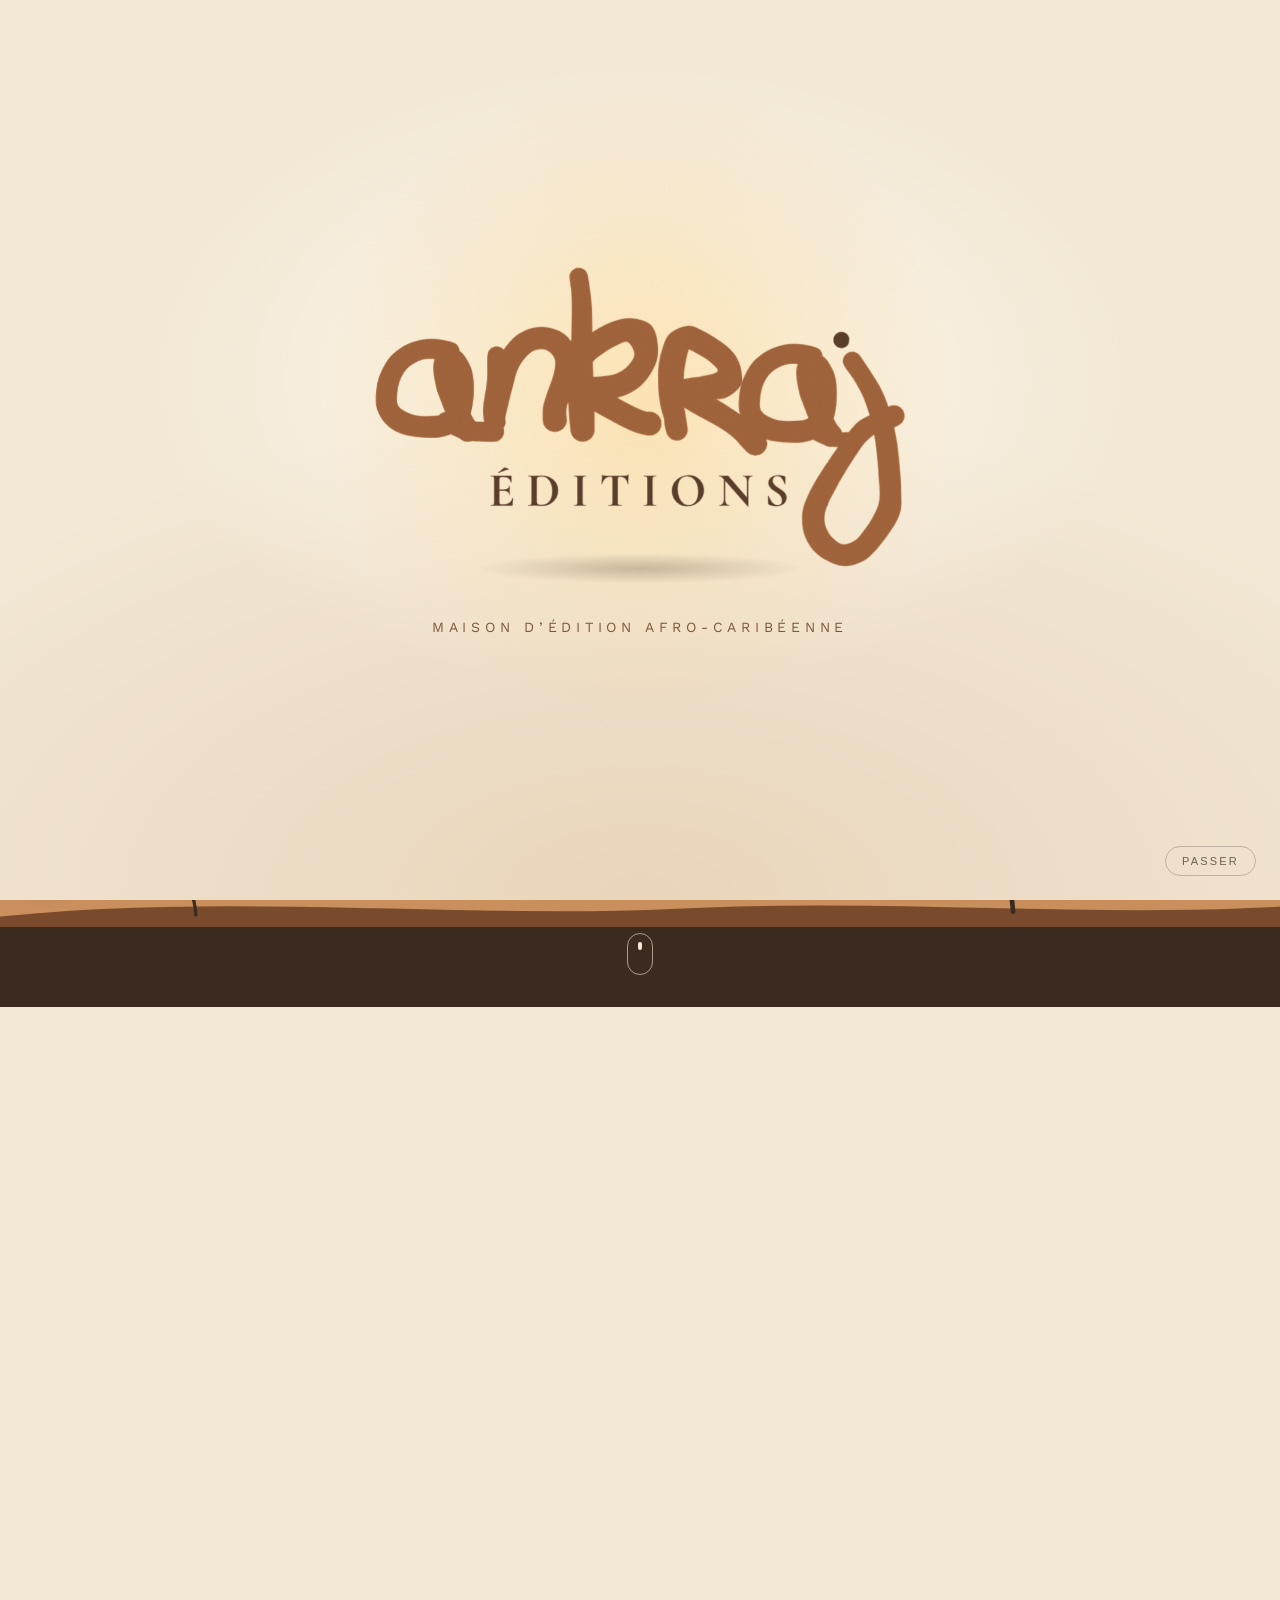
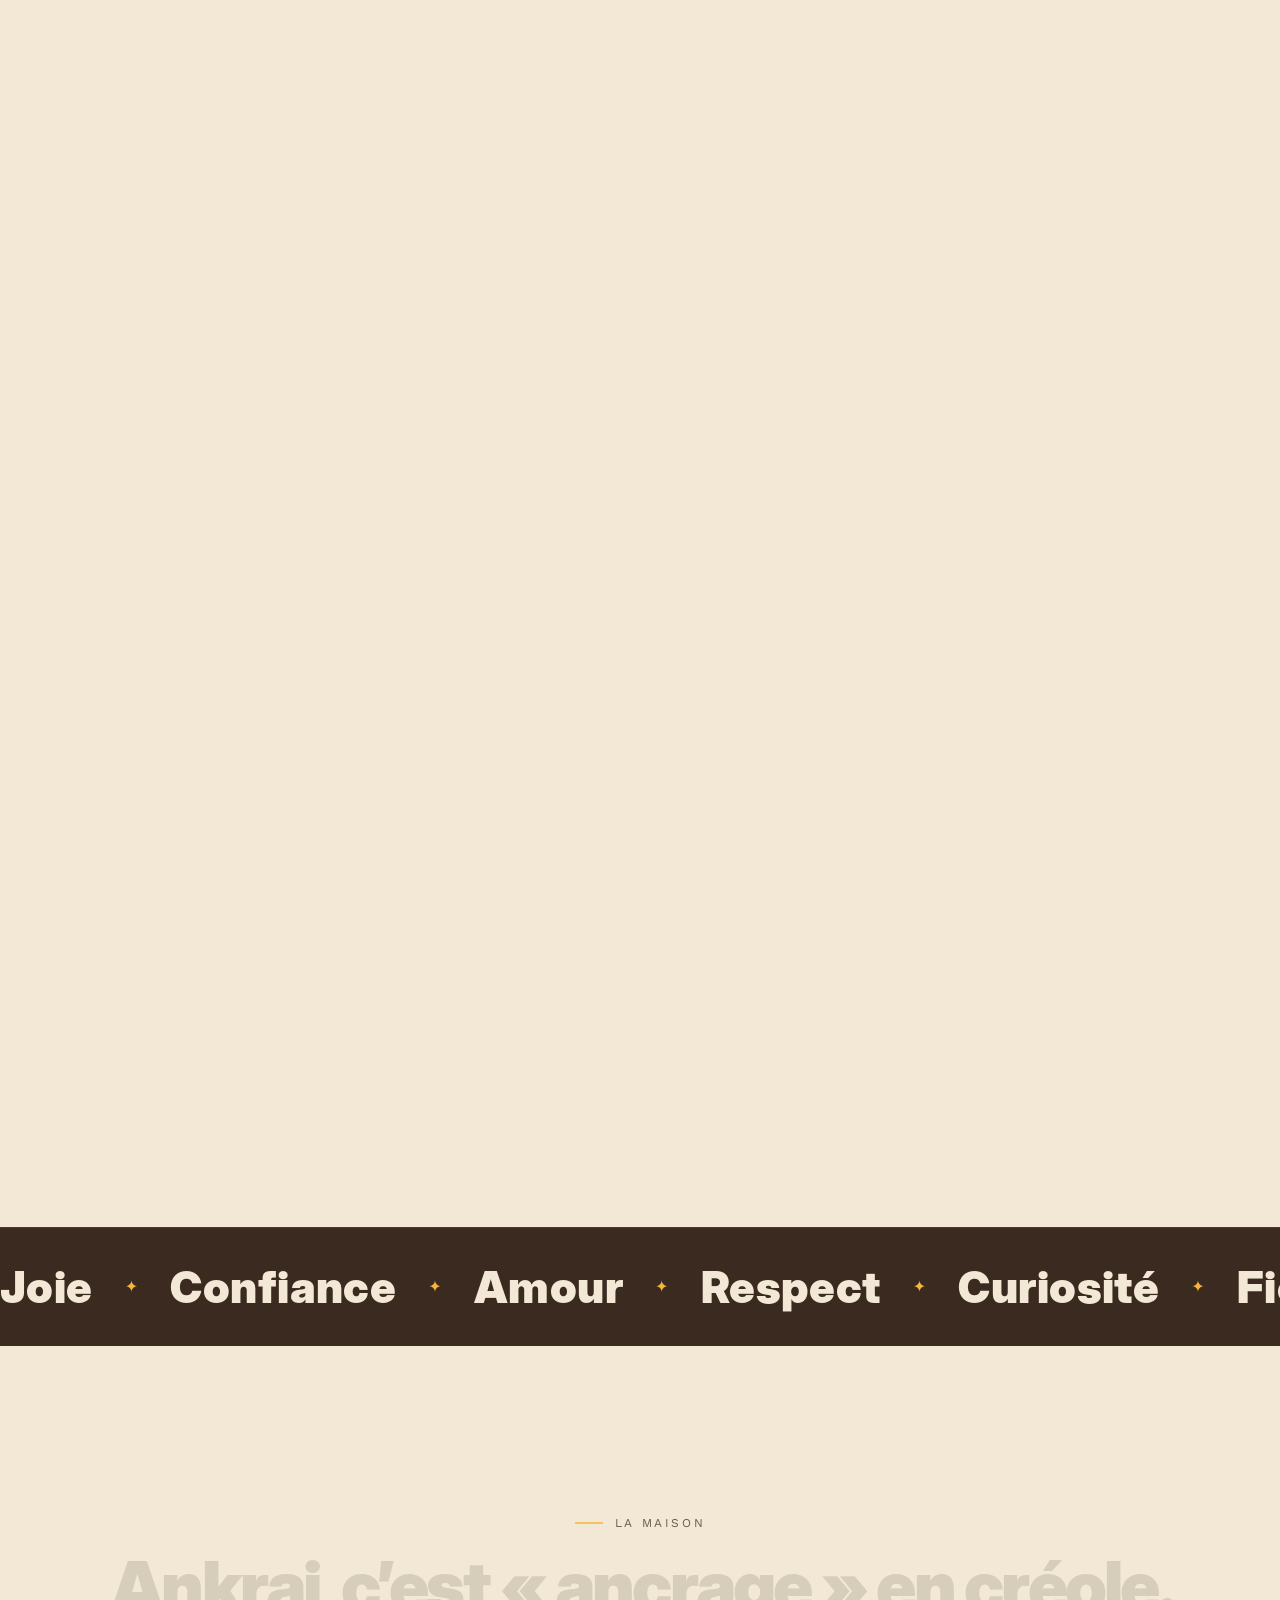
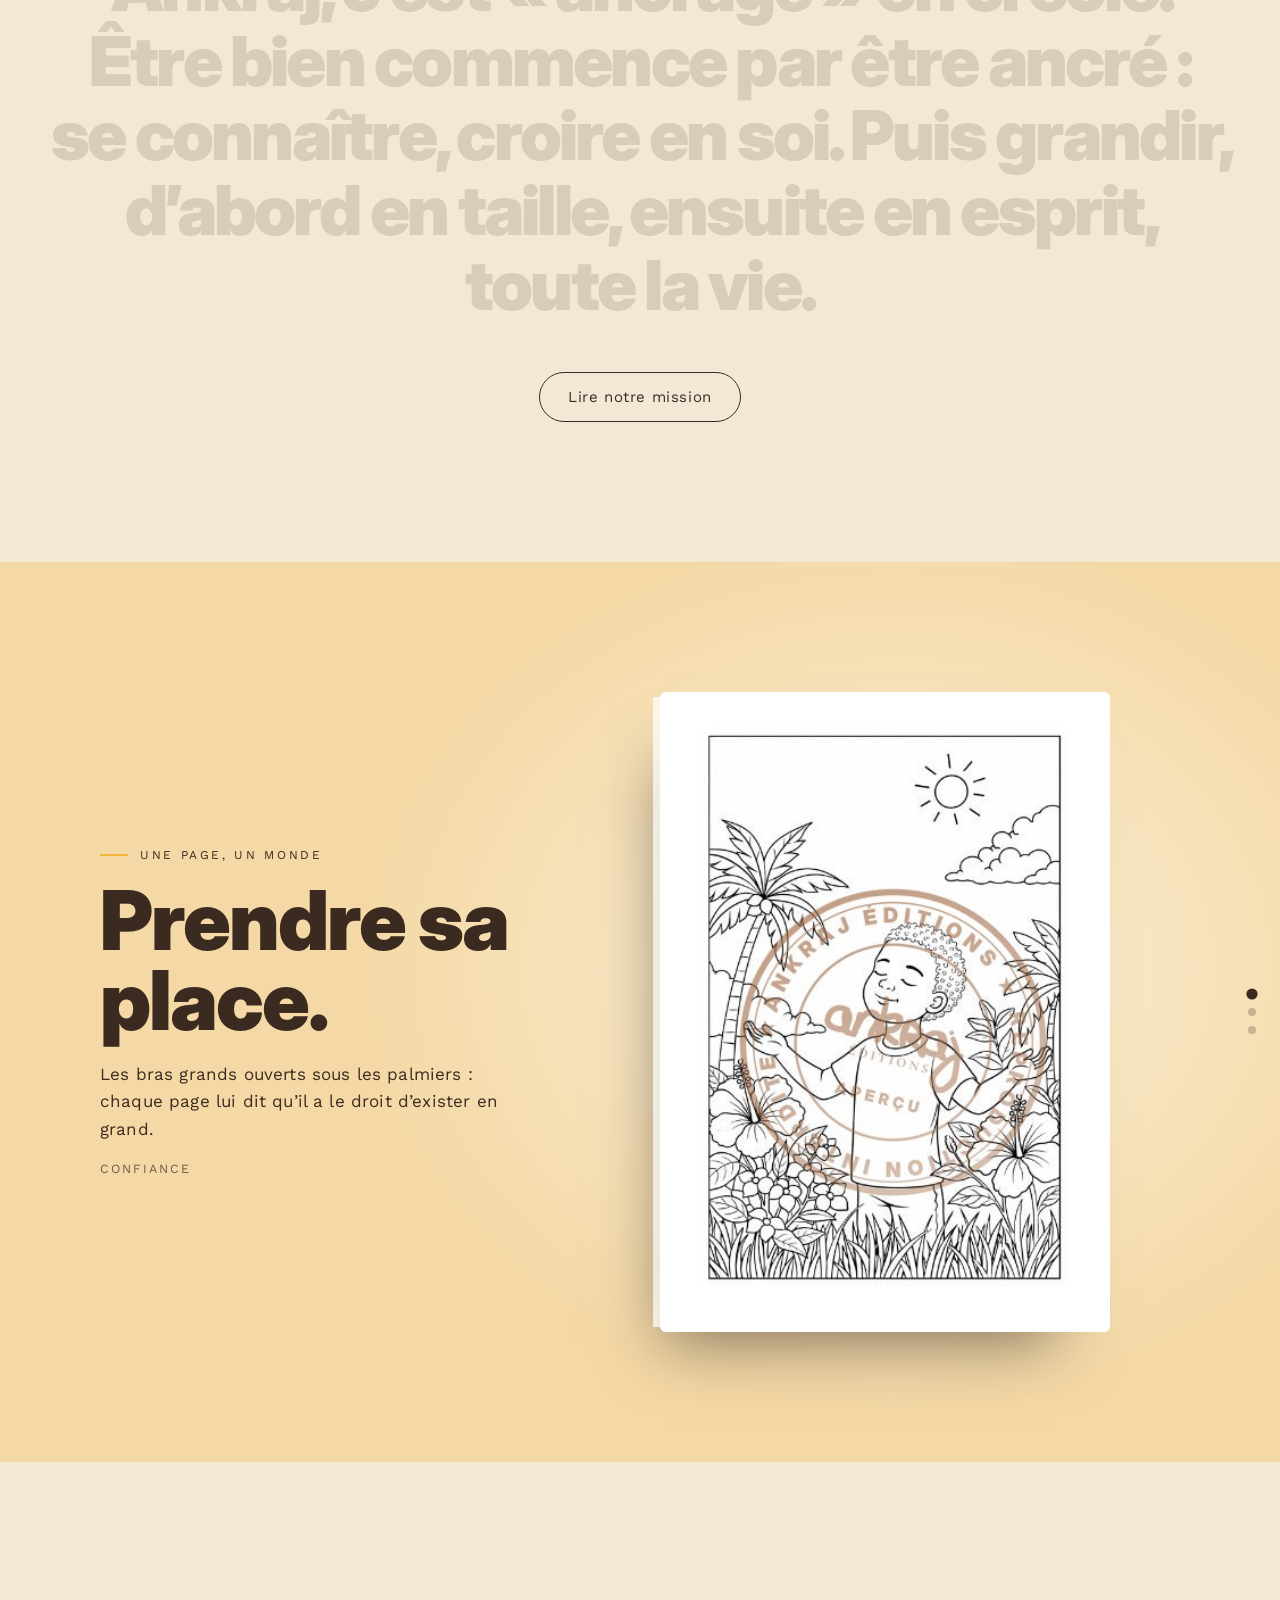
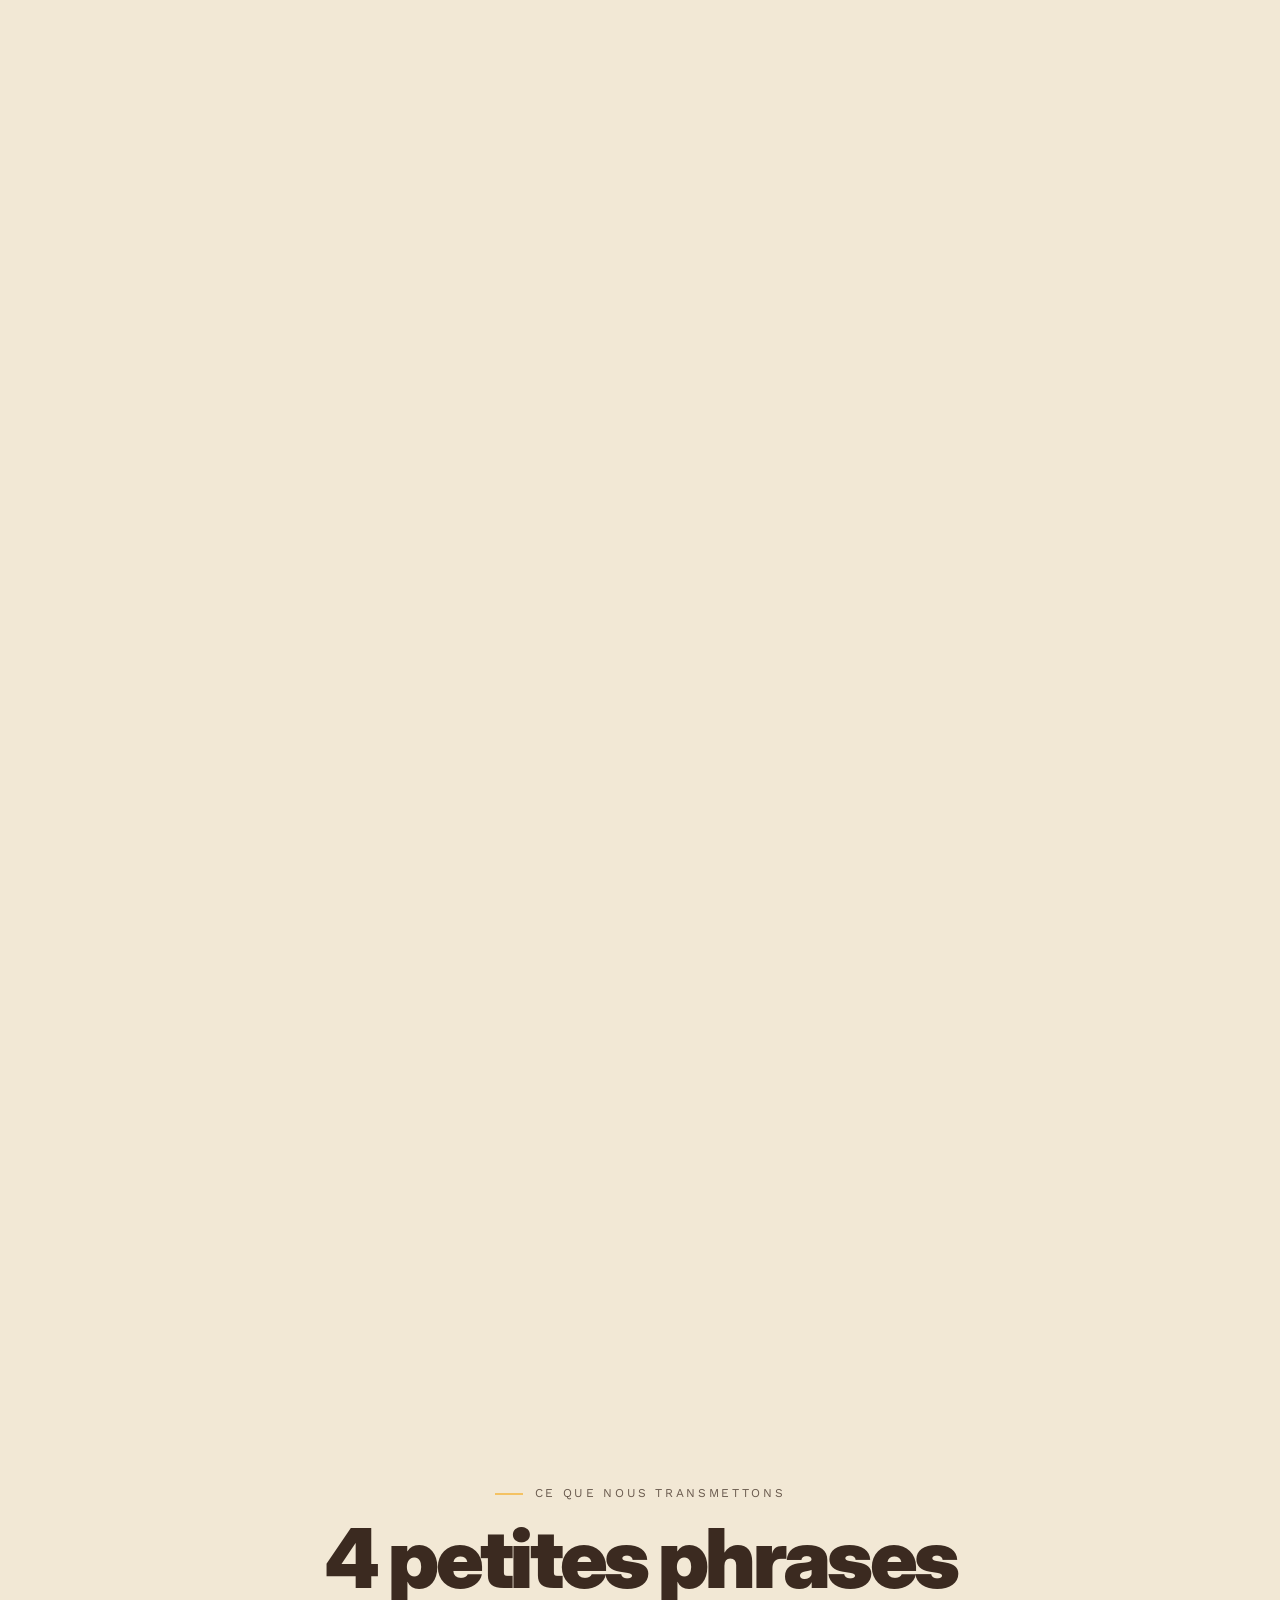
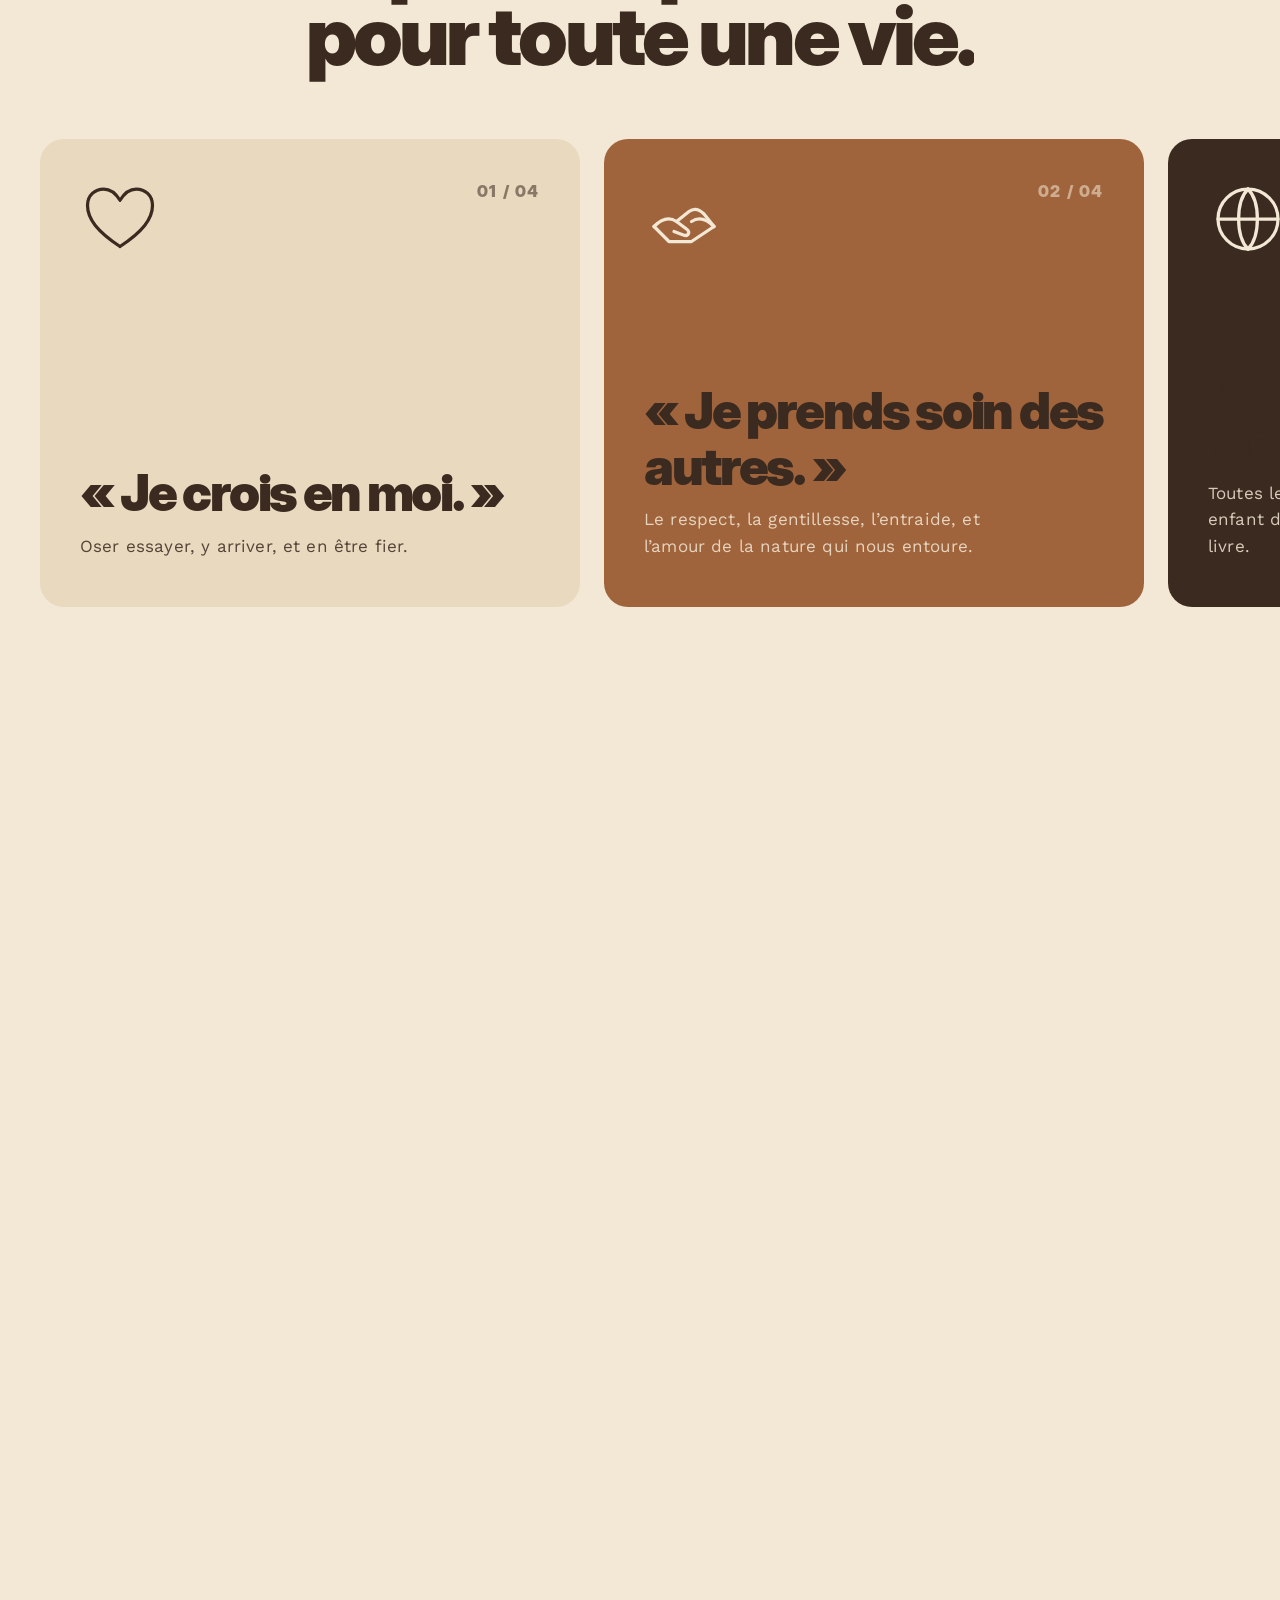
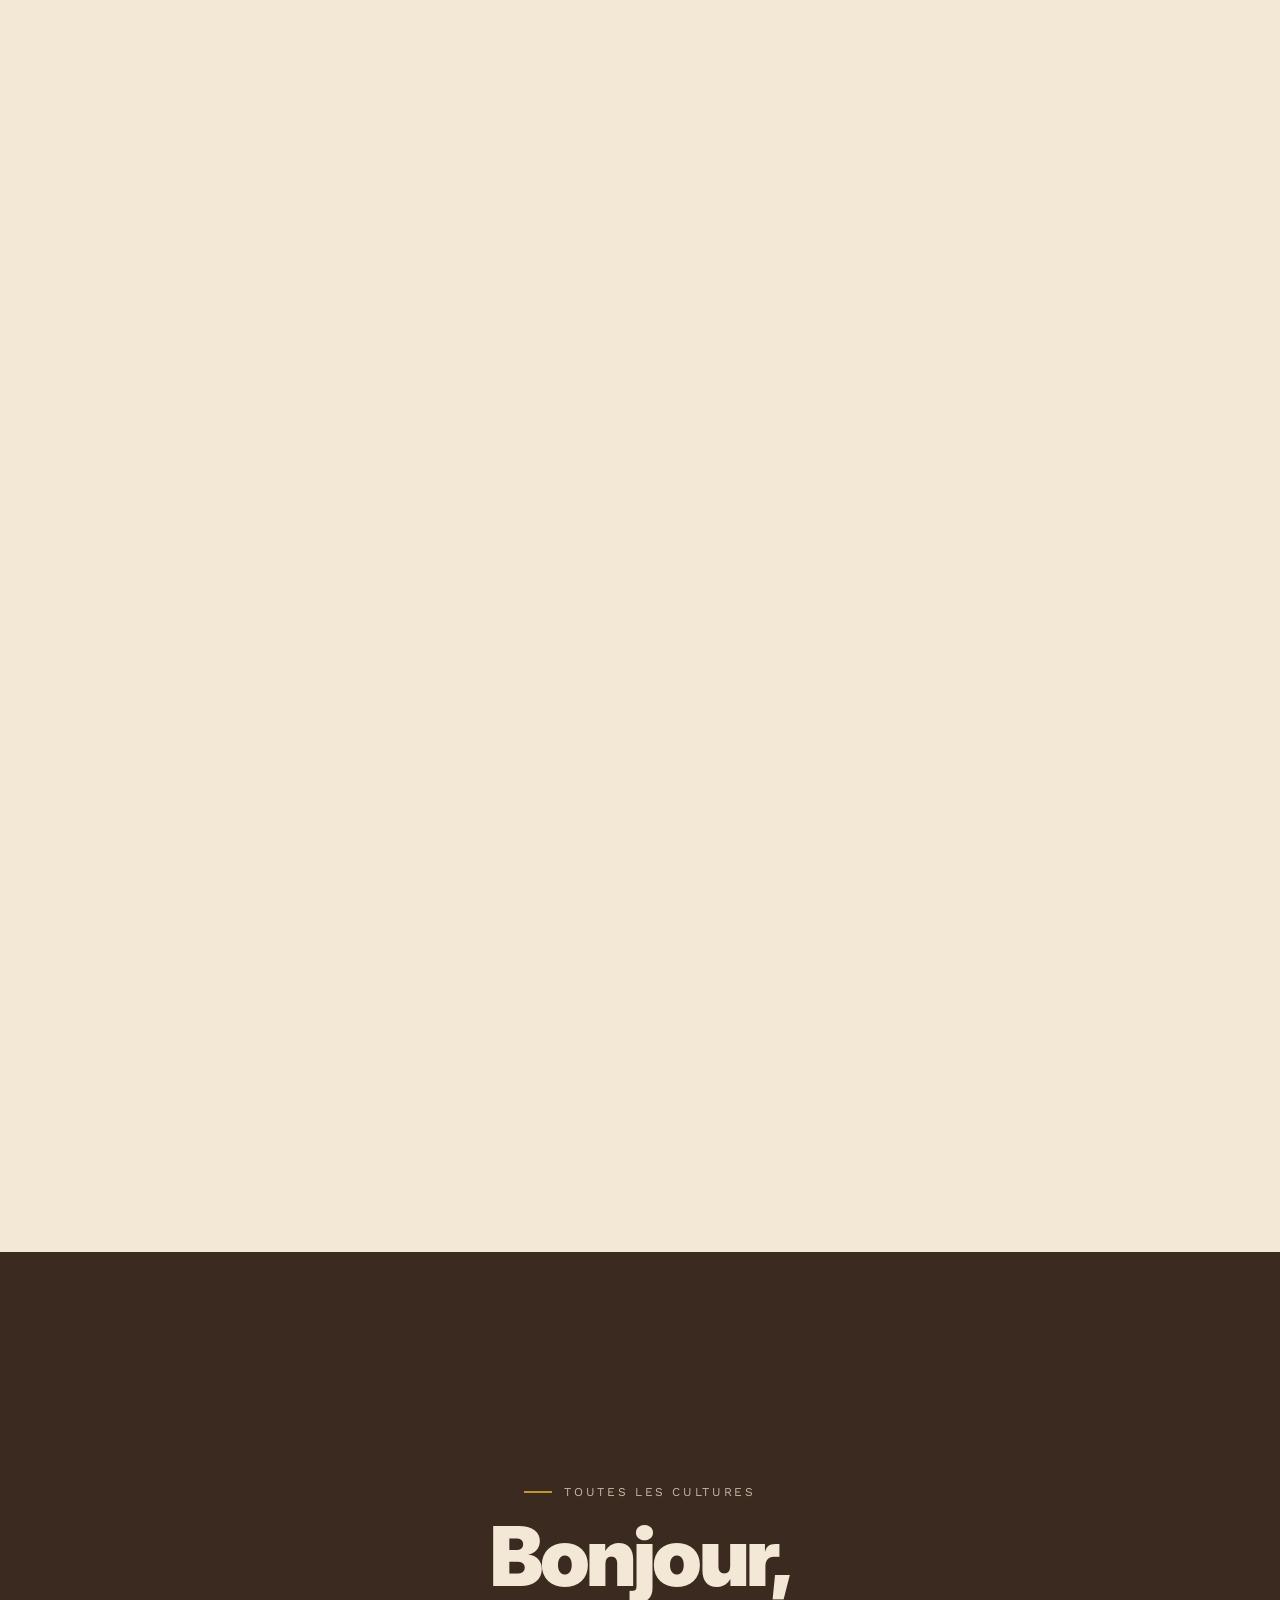
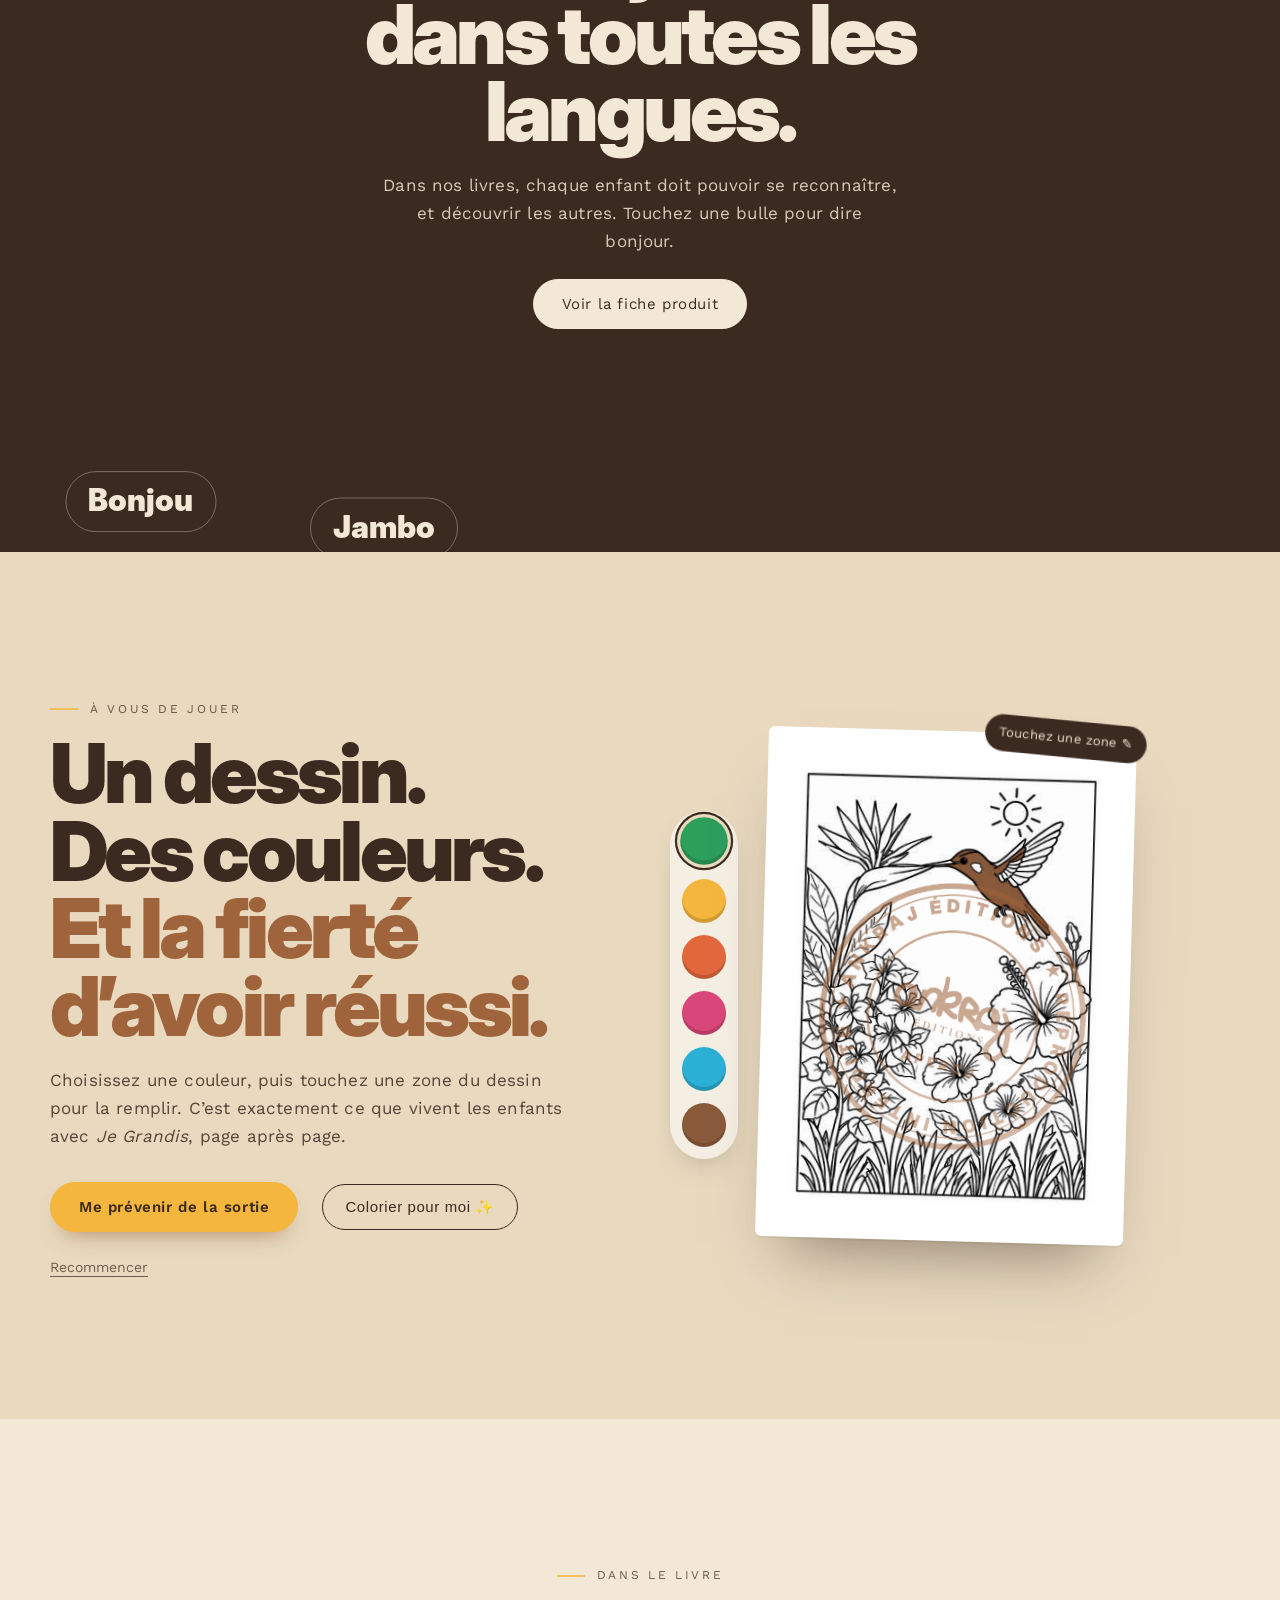
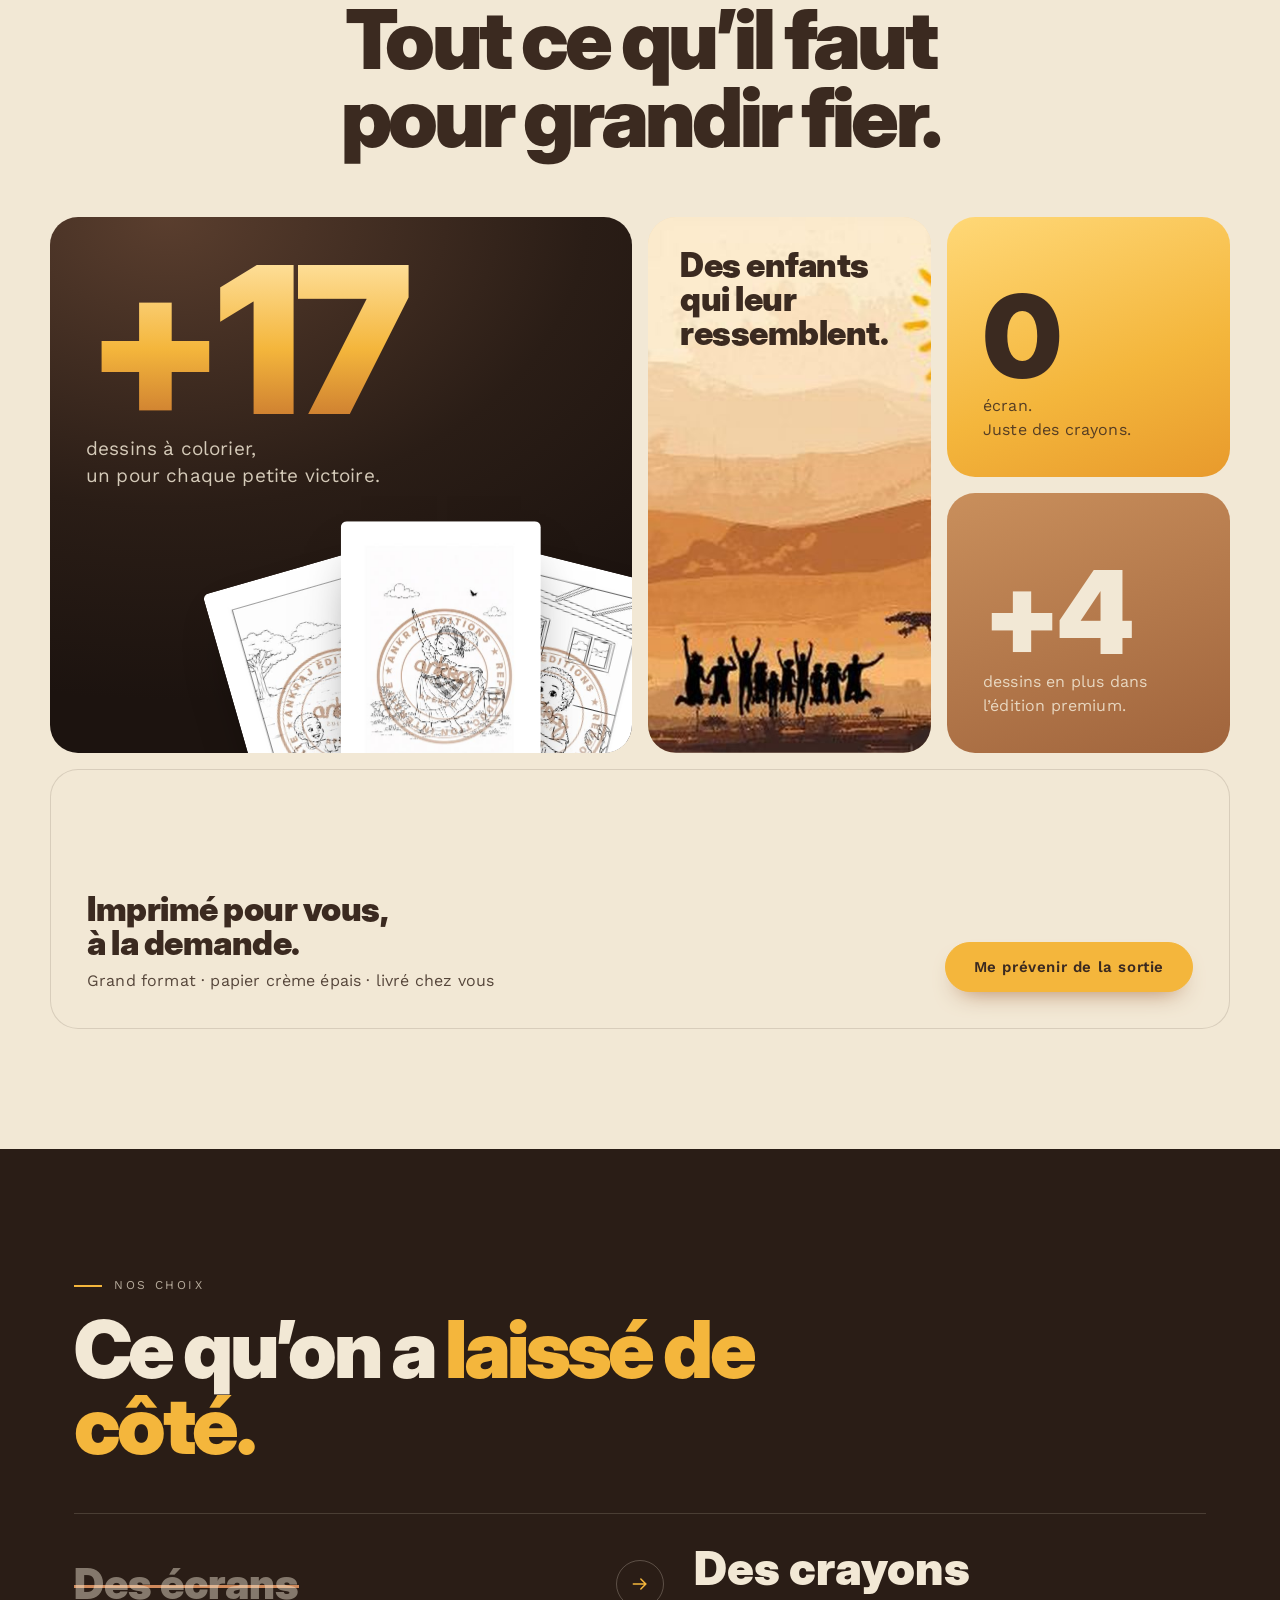
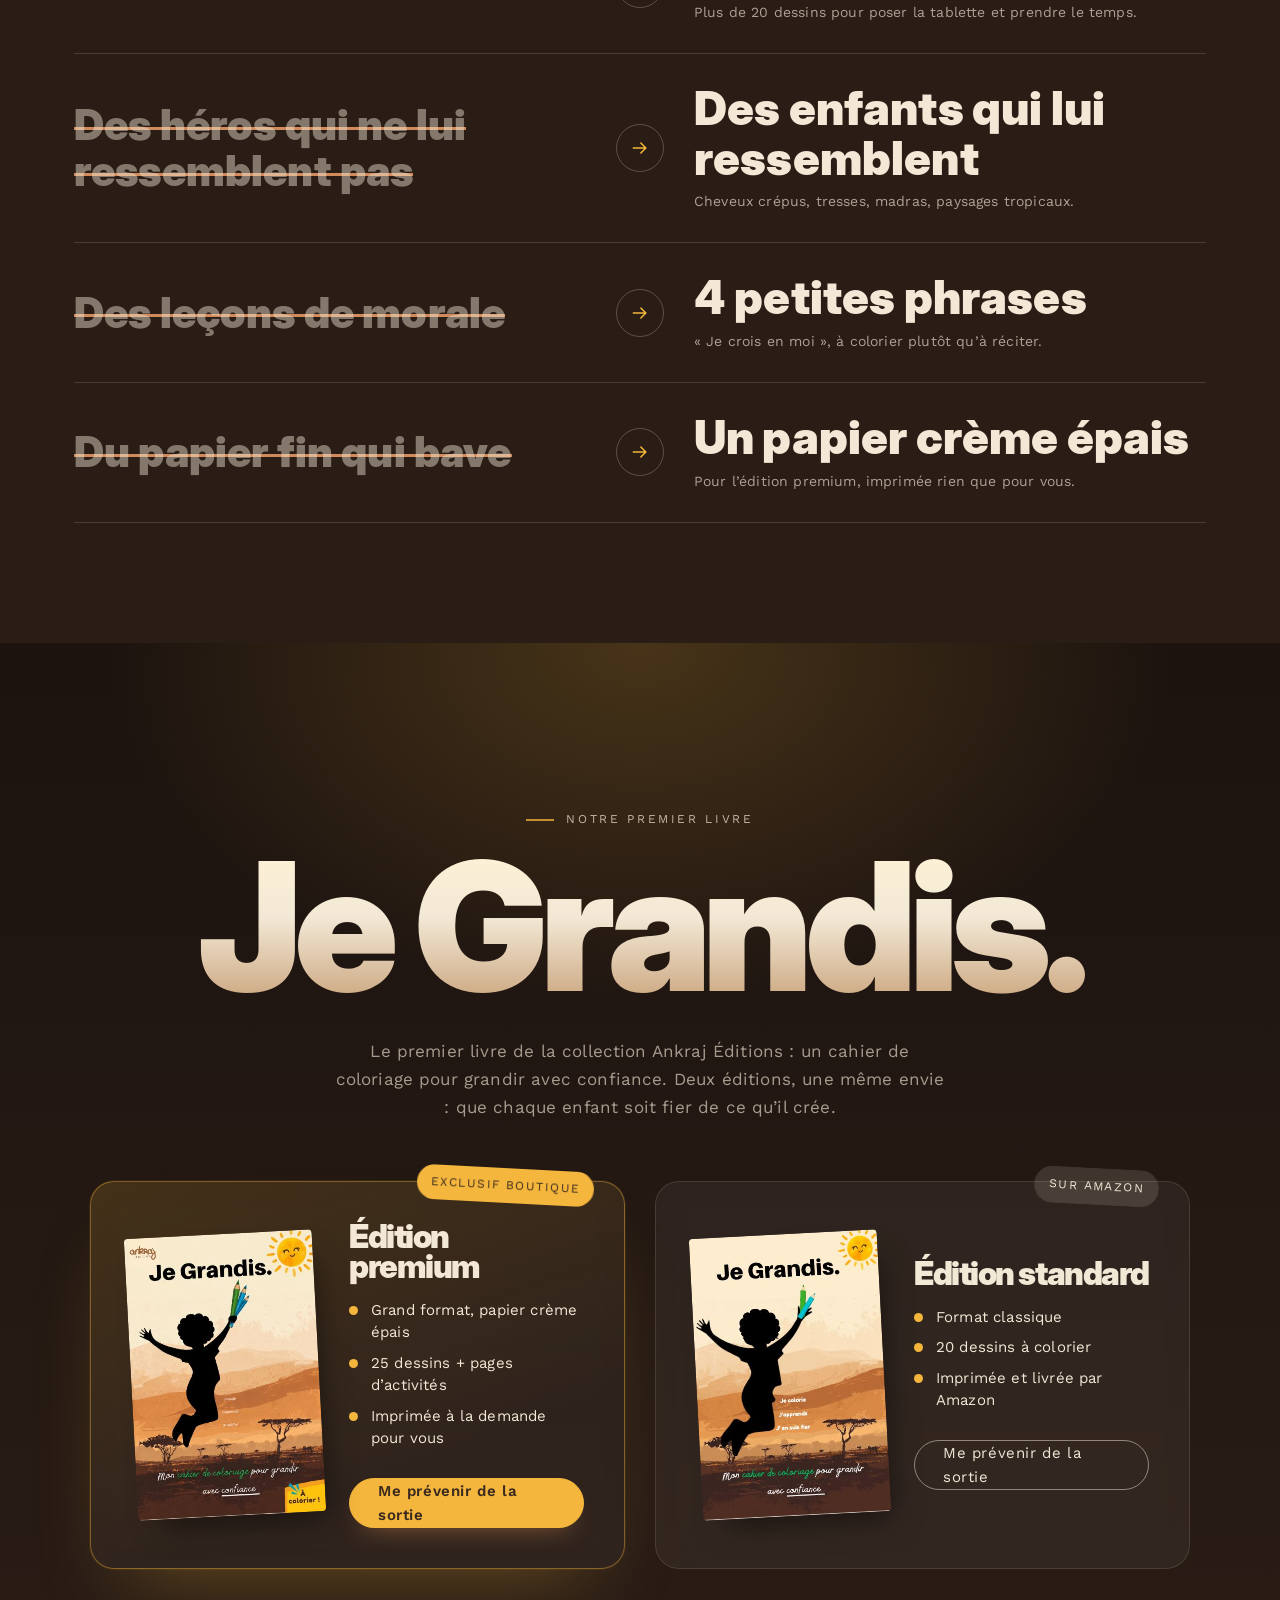
<file: index.html>
<!doctype html>
<html lang="fr">
<head>
<meta charset="utf-8">
<meta name="viewport" content="width=device-width,initial-scale=1">
<title>Cahier de coloriage enfant 5-8 ans · Ankraj Éditions</title>
<meta name="description" content="Ankraj Éditions publie des cahiers de coloriage pour enfants de 5 à 8 ans : confiance en soi, respect et fierté de ses racines. Une idée cadeau qui a du sens.">
<link rel="canonical" href="https://ankrajeditions.com/">
<meta name="robots" content="index, follow, max-image-preview:large">
<meta property="og:type" content="website"><meta property="og:site_name" content="Ankraj Éditions"><meta property="og:locale" content="fr_FR">
<meta property="og:url" content="https://ankrajeditions.com/">
<meta property="og:title" content="Cahier de coloriage enfant 5-8 ans · Ankraj Éditions"><meta property="og:description" content="Ankraj Éditions publie des cahiers de coloriage pour enfants de 5 à 8 ans : confiance en soi, respect et fierté de ses racines. Une idée cadeau qui a du sens.">
<meta property="og:image" content="https://ankrajeditions.com/og-image.jpg"><meta property="og:image:width" content="1200"><meta property="og:image:height" content="630"><meta property="og:image:alt" content="Je Grandis, cahier de coloriage pour enfants de 5 à 8 ans, Ankraj Éditions">
<meta name="twitter:card" content="summary_large_image">
<script type="application/ld+json">{"@context":"https://schema.org","@graph":[{"@type":"Organization","@id":"https://ankrajeditions.com/#organisation","name":"Ankraj Éditions","url":"https://ankrajeditions.com/","logo":"https://ankrajeditions.com/img/logo.png","email":"contact@ankrajeditions.com","description":"Maison d'édition de livres et cahiers de coloriage pour enfants : confiance en soi, respect et fierté de ses racines."},{"@type":"WebSite","@id":"https://ankrajeditions.com/#site","name":"Ankraj Éditions","url":"https://ankrajeditions.com/","inLanguage":"fr-FR","publisher":{"@id":"https://ankrajeditions.com/#organisation"}}]}</script>
<meta name="theme-color" content="#F2E8D5">


<link rel="icon" type="image/png" href="img/favicon.png"><link rel="apple-touch-icon" href="img/apple-touch-icon.png">

<link rel="stylesheet" href="assets/css/style.css">
<link rel="stylesheet" href="assets/css/accueil.css">
<link rel="preload" href="img/logo.png" as="image">
<script>document.documentElement.classList.add('js-st')</script>
</head>
<body class="">
<!-- ===== HAUT COMMUN : ne pas modifier ici → commun/haut.html puis outils/maj-commun.py ===== -->
<a class="skip" href="#contenu">Aller au contenu</a>
<div class="ann" role="region" aria-label="Annonces">
  <a class="is-on" href="je-grandis.html" data-ann-vente>« Je Grandis » · édition premium<span class="prix-sep"> ·&nbsp;</span><span data-price="premium"></span></a>
  <a href="je-grandis.html#standard" data-ann-vente>« Je Grandis » · édition standard · sur Amazon</a>
  <a href="je-grandis.html" data-attente-open data-ann-attente hidden>« Je Grandis » arrive · Soyez prévenu·e</a>
  <a href="notre-mission.html" data-ann-attente hidden>Maison d’édition afro-caribéenne</a>
</div>
<header class="hd">
  <div class="hd__in">
    <button class="menu-btn" type="button" aria-expanded="false" aria-controls="menu"><span class="burger-i" aria-hidden="true"><span></span><span></span></span><span class="menu-btn__t">Menu</span><span class="sr">Ouvrir le menu</span></button>
    <a class="brand" href="./" aria-label="Ankraj Éditions, accueil"><img src="img/logo-sm.png" alt="Ankraj Éditions" width="480" height="276"></a>
    <div class="hd__end"><button class="cart-btn" type="button" data-cart-open aria-label="Ouvrir le panier"><svg viewBox="0 0 24 24" fill="none" stroke="currentColor" stroke-width="1.7" stroke-linecap="round" stroke-linejoin="round" aria-hidden="true"><path d="M5 8h14l-1.2 11.2a1.5 1.5 0 0 1-1.5 1.3H7.7a1.5 1.5 0 0 1-1.5-1.3z"/><path d="M9 10V7a3 3 0 0 1 6 0v3"/></svg><span class="cart-btn__t">Panier</span><span class="cart-btn__n" data-cart-count hidden>0</span></button></div>
  </div>
</header>
<div class="fsm" id="menu" role="dialog" aria-modal="true" aria-label="Menu" aria-hidden="true">
  <div class="fsm__sun" aria-hidden="true"></div>
  <div class="fsm__top"><a class="brand" href="./" aria-label="Ankraj Éditions, accueil"><img src="img/logo-clair.png" alt="Ankraj Éditions" width="480" height="276"></a><button class="fsm__close" type="button">Fermer <i aria-hidden="true">×</i></button></div>
  <nav aria-label="Menu principal"><a href="./" aria-current="page">Accueil</a><a href="je-grandis.html">Je Grandis</a><a href="notre-mission.html">La maison</a><a href="je-grandis.html#faq">Questions</a><a href="contact.html">Contact</a></nav>
  <div class="fsm__foot"><a class="btn btn--terre" href="je-grandis.html">Découvrir « Je Grandis »</a><a href="#" data-email></a></div>
</div>
<!-- ===== FIN HAUT COMMUN ===== -->
<main id="contenu" tabindex="-1">

<div class="akh" id="akh-t">
<div class="akh-intro" data-intro data-logo="img/logo.png" aria-hidden="true"></div>
<script>try{if(!sessionStorage.getItem('akhIntro')&&!matchMedia('(prefers-reduced-motion: reduce)').matches&&!(window.Shopify&&Shopify.designMode)){document.documentElement.classList.add('akh-intro-on');}}catch(e){}</script>
<script src="assets/js/intro.js" async></script>

<section class="akh-story akh-story--merged" data-story>
<div class="akh-story__stick">
<div class="akh-land" data-land aria-hidden="true">
<div class="akh-sky"></div>
<div class="akh-sun" data-par="-0.12" aria-hidden="true">
<svg viewBox="0 0 200 200" class="akh-sun__rays"><g stroke="#F4B63C" stroke-width="7" stroke-linecap="round">
<line x1="100" y1="6" x2="100" y2="30"/><line x1="100" y1="170" x2="100" y2="194"/><line x1="6" y1="100" x2="30" y2="100"/><line x1="170" y1="100" x2="194" y2="100"/>
<line x1="33" y1="33" x2="50" y2="50"/><line x1="150" y1="150" x2="167" y2="167"/><line x1="33" y1="167" x2="50" y2="150"/><line x1="150" y1="50" x2="167" y2="33"/>
<line x1="63" y1="14" x2="70" y2="36"/><line x1="130" y1="164" x2="137" y2="186"/><line x1="14" y1="137" x2="36" y2="130"/><line x1="164" y1="70" x2="186" y2="63"/>
<line x1="137" y1="14" x2="130" y2="36"/><line x1="70" y1="164" x2="63" y2="186"/><line x1="14" y1="63" x2="36" y2="70"/><line x1="164" y1="130" x2="186" y2="137"/></g></svg>
<span class="akh-sun__disc"></span>
</div>
<svg class="akh-hill akh-hill--1" data-par="0.06" viewBox="0 0 1440 420" preserveAspectRatio="none" aria-hidden="true"><path d="M0 230 C 180 150 330 120 520 170 C 700 215 820 120 1010 110 C 1190 100 1320 170 1440 150 L1440 420 L0 420Z" fill="#E7C9A4"/></svg>
<svg class="akh-hill akh-hill--2" data-par="0.14" viewBox="0 0 1440 420" preserveAspectRatio="none" aria-hidden="true"><path d="M0 260 C 240 190 420 250 640 220 C 860 190 1010 250 1200 215 C 1320 195 1390 205 1440 210 L1440 420 L0 420Z" fill="#C98F5C"/></svg>
<svg class="akh-hill akh-hill--3" data-par="0.24" viewBox="0 0 1440 420" preserveAspectRatio="none" aria-hidden="true">
<path d="M0 300 C 260 260 520 300 760 285 C 1000 270 1220 300 1440 280 L1440 420 L0 420Z" fill="#7A4A2C"/>
<g fill="none" stroke="#3B2A20" stroke-linecap="round"><path d="M1124 290 C1123 268 1121 252 1110 236 M1122 258 C1130 246 1142 238 1158 232 M1112 240 C1100 234 1090 232 1080 233" stroke-width="5"/>
<path d="M240 294 C239 278 238 268 230 258 M239 272 C245 264 252 260 262 257" stroke-width="3.5"/></g>
<g fill="#3B2A20"><path d="M1056 234 C1070 222 1100 218 1124 220 C1150 216 1180 220 1196 230 C1180 236 1150 236 1124 234 C1100 237 1072 238 1056 234Z"/><path d="M1084 226 C1094 214 1112 212 1126 216 C1112 222 1098 226 1084 226Z"/>
<path d="M212 258 C222 250 240 248 254 250 C266 248 276 252 280 256 C268 260 250 260 238 260 C226 261 216 261 212 258Z"/></g>
</svg>
<div class="akh-ground" aria-hidden="true"></div>
</div>
<div class="akh-story__grid">
<div class="akh-story__caps">
<div class="akh-cap akh-cap--hero is-on" data-cap>
<p class="akh-kicker akh-in" style="--d:.05s">Ankraj Éditions · Maison d’édition afro-caribéenne</p>
<h1 class="akh-hero__title">
<span class="akh-line"><span class="akh-in" style="--d:.15s">Des livres pour</span></span>
<span class="akh-line"><span class="akh-in akh-accent" style="--d:.3s">se reconnaître.</span></span>
</h1>
<p class="akh-hero__lede akh-in" style="--d:.5s">Une culture, une vision du monde où chacun peut se reconnaître, et où le partage passe avant tout. Premier titre&nbsp;: <em>Je Grandis</em>, un cahier de coloriage pour les 5 à 8&nbsp;ans.</p>
<div class="akh-hero__btns akh-in" style="--d:.65s"><a class="akh-btn" href="je-grandis.html#acheter" data-add="premium">Ajouter au panier</a><a class="akh-btn akh-btn--ghost" href="notre-mission.html">La maison</a></div>
</div>
<div class="akh-cap" data-cap><p class="akh-cap__t">+20 dessins<br>à colorier.</p></div>
<div class="akh-cap" data-cap><p class="akh-cap__t">Des enfants<br>qui leur <span class="akh-accent">ressemblent.</span></p></div>
<div class="akh-cap" data-cap><p class="akh-cap__t">Et un enfant<br><span class="akh-accent">fier de lui.</span></p></div>
</div>
<div class="akh-story__col">
<span class="akh-stage__label akh-stage__label--top">Édition premium</span>
<div class="akh-story__stage" data-stage>
<figure class="akh-pg" data-pg><img src="img/p12.jpg" alt="" width="560" height="794" loading="lazy"></figure>
<figure class="akh-pg" data-pg><img src="img/p6.jpg" alt="" width="560" height="794" loading="lazy"></figure>
<figure class="akh-pg" data-pg><img src="img/p14.jpg" alt="" width="560" height="794" loading="lazy"></figure>
<div class="akh-leaf" data-leaf><div class="akh-leaf__f"><img src="img/p11.jpg" alt="Une fille qui respire calmement" width="560" height="794" loading="lazy"></div><div class="akh-leaf__b"><img src="img/p13.jpg" alt="Un garçon qui joue du tambour" width="560" height="794" loading="lazy"></div></div>
<figure class="akh-pg akh-pg--main" data-main>
<img src="img/coloriage/p08.jpg" alt="Un garçon aux bras ouverts sous les palmiers" width="560" height="794" loading="lazy" data-mode="kid" data-paint='{"p":[[0.52,0.44,"#9A6A4A"],[0.537,0.54,"#9A6A4A"],[0.287,0.596,"#9A6A4A"],[0.76,0.627,"#9A6A4A"],[0.56,0.67,"#E2683C"],[0.41,0.6,"#E2683C"],[0.67,0.6,"#E2683C"],[0.627,0.488,"#9A6A4A"]],"b":[[0.16,0.52,0.27,0.58,"#9A6A4A",0.003],[0.8,0.56,0.9,0.62,"#9A6A4A",0.003],[0.49,0.35,0.72,0.54,"#2B201A",0.03],[0.4,0.76,0.66,0.92,"#3DB7DD",0.012]]}'>
<canvas class="akh-colored" data-colored aria-hidden="true"></canvas>
<span class="akh-crayon2" data-crayon aria-hidden="true"><svg viewBox="0 0 24 120"><rect x="4" y="18" width="16" height="92" rx="2" fill="#2E9E5B"/><path d="M4 18 L12 0 L20 18Z" fill="#E9C9A0"/><path d="M9.5 6 L12 0 L14.5 6Z" fill="#2E9E5B"/></svg></span>
</figure>
<div class="akh-cov" data-cov>
<div class="akh-cov__front"><img src="img/cover.jpg" alt="Couverture de Je Grandis, cahier de coloriage pour enfants de 5 à 8 ans" width="600" height="900" fetchpriority="high"></div>
<div class="akh-cov__back"><span class="akh-own">Ce livre appartient à<i></i></span></div>
</div>
<span class="akh-book__shadow akh-stage__shadow" aria-hidden="true"></span>
</div>
<div class="akh-buybar">
<a class="akh-btn" href="je-grandis.html">Voir la fiche produit</a>

</div>
</div>
</div>
<div class="akh-story__bar"><span data-bar></span></div>
<a href="#akh-manif-t" class="akh-scroll" data-scrollhint aria-label="Descendre"><span></span></a>
</div>
</section>

<div class="akh-marquee" aria-hidden="true">
<div class="akh-marquee__track">

<span>Joie</span><i>✦</i><span>Confiance</span><i>✦</i><span>Amour</span><i>✦</i><span>Respect</span><i>✦</i><span>Curiosité</span><i>✦</i><span>Fierté</span><i>✦</i><span>Partage</span><i>✦</i><span>Racines</span><i>✦</i>

<span>Joie</span><i>✦</i><span>Confiance</span><i>✦</i><span>Amour</span><i>✦</i><span>Respect</span><i>✦</i><span>Curiosité</span><i>✦</i><span>Fierté</span><i>✦</i><span>Partage</span><i>✦</i><span>Racines</span><i>✦</i>

</div>
</div>

<section class="akh-manif" id="akh-manif-t">
<p class="akh-kicker">La maison</p>
<p class="akh-manif__text" data-words>Ankraj, c’est « ancrage » en créole. Être bien commence par être ancré&nbsp;: se connaître, croire en soi. Puis grandir, d’abord en taille, ensuite en esprit, toute la vie.</p>
<a class="akh-btn akh-btn--ghost akh-rv akh-manif__cta" href="notre-mission.html">Lire notre mission</a>
</section>

<section class="mondes" data-mondes style="--n:3" aria-label="Une page, un monde">
 <div class="mondes__stick">
  <div class="mondes__bg" aria-hidden="true" style="background-color:#F4D9A6"></div>
  <div class="mondes__text"><p class="kicker">Une page, un monde</p><div class="monde is-on" data-color="#F4D9A6"><q>Prendre sa place.</q><p>Les bras grands ouverts sous les palmiers : chaque page lui dit qu’il a le droit d’exister en grand.</p><small>Confiance</small></div><div class="monde" data-color="#EBC08E"><q>S’émerveiller.</q><p>Le colibri bat des ailes si vite qu’il peut voler sur place. Un « Le sais-tu ? » pour apprendre en coloriant.</p><small>Découverte</small></div><div class="monde" data-color="#E2A877"><q>Venir de quelque part.</q><p>Le madras, le tambour, la danse : des images qui ressemblent aux enfants qui les colorient.</p><small>Racines</small></div></div>
  <div class="mondes__stage" oncontextmenu="return false"><figure class="is-on"><img src="img/p08.jpg" alt="Page à colorier de Je Grandis : un garçon aux bras ouverts sous les palmiers" loading="lazy" draggable="false"></figure><figure><img src="img/p6.jpg" alt="Page à colorier de Je Grandis : un colibri parmi les fleurs" loading="lazy" draggable="false"></figure><figure><img src="img/p12.jpg" alt="Page à colorier de Je Grandis : une danseuse en madras et son tambour" loading="lazy" draggable="false"></figure></div>
  <div class="mondes__dots" aria-hidden="true"><i class="is-on"></i><i></i><i></i></div>
 </div>
</section>
<section class="akh-values akh-hz" data-hz>
<div class="akh-hz__stick">
<div class="akh-head akh-rv">
<p class="akh-kicker">Ce que nous transmettons</p>
<h2 class="akh-h2">4 petites phrases<br>pour toute une vie.</h2>
</div>
<div class="akh-values__grid" data-track>
<article class="akh-card akh-card--sand akh-rv" style="--d:0s">
<svg class="akh-ico" viewBox="0 0 64 64"><path d="M32 54 C 14 42 6 32 6 21 C 6 13 12 8 19 8 C 25 8 29 12 32 17 C 35 12 39 8 45 8 C 52 8 58 13 58 21 C 58 32 50 42 32 54Z"/></svg>
<span class="akh-num">01 / 04</span>
<h3>«&nbsp;Je crois en moi.&nbsp;»</h3>
<p>Oser essayer, y arriver, et en être fier.</p>
</article>
<article class="akh-card akh-card--terra akh-rv" style="--d:.1s">
<svg class="akh-ico" viewBox="0 0 64 64"><path d="M8 38 C 14 32 20 30 26 34 L 34 40 C 37 42 36 46 32 45 L 24 42"/><path d="M56 38 C 50 32 44 30 38 34"/><path d="M26 34 L 36 26 C 40 23 44 24 48 28 L 56 38"/><path d="M8 38 L 20 50 L 38 50 L 56 38"/></svg>
<span class="akh-num">02 / 04</span>
<h3>«&nbsp;Je prends soin des autres.&nbsp;»</h3>
<p>Le respect, la gentillesse, l’entraide, et l’amour de la nature qui nous entoure.</p>
</article>
<article class="akh-card akh-card--choc akh-rv" style="--d:.2s">
<svg class="akh-ico" viewBox="0 0 64 64"><circle cx="32" cy="32" r="24"/><path d="M8 32 H 56"/><path d="M32 8 C 22 18 22 46 32 56"/><path d="M32 8 C 42 18 42 46 32 56"/></svg>
<span class="akh-num">03 / 04</span>
<h3>«&nbsp;Je suis fier d’où je viens.&nbsp;»</h3>
<p>Toutes les cultures ont leur place. Chaque enfant doit pouvoir se reconnaître dans un livre.</p>
</article>
<article class="akh-card akh-card--sun akh-rv" style="--d:.3s">
<svg class="akh-ico" viewBox="0 0 64 64"><path d="M14 50 L 44 20 L 52 28 L 22 58 L 12 60 Z"/><path d="M40 24 L 48 32"/><path d="M44 20 L 50 14 C 52 12 55 12 57 14 L 58 15 C 60 17 60 20 58 22 L 52 28"/></svg>
<span class="akh-num">04 / 04</span>
<h3>«&nbsp;J’apprends en jouant.&nbsp;»</h3>
<p>Entre deux coloriages, on trace un mot ou on découvre un animal.</p>
</article>
<article class="akh-card akh-card--cta akh-rv" style="--d:.4s">
<h3>Ces 4 phrases,<br>à colorier.</h3>
<p>Elles sont toutes dans <em>Je Grandis</em>.</p>
<div class="akh-btns"><a class="akh-btn akh-btn--light" href="je-grandis.html#acheter" data-add="premium">Ajouter au panier</a></div>
</article>
</div>
</div>
</section>

<section class="akh-hello" data-hello>
<div class="akh-hello__bubbles">
<button type="button" class="akh-bub" style="--x:11%;--y:14%;--c:#F4B63C;--i:0" data-lang="Créole martiniquais" aria-label="Bonjou, en créole martiniquais">Bonjou</button>
<button type="button" class="akh-bub" style="--x:30%;--y:8%;--c:#E2683C;--i:1" data-lang="Swahili" aria-label="Jambo, en swahili">Jambo</button>
<button type="button" class="akh-bub" style="--x:58%;--y:6%;--c:#F08FB0;--i:2" data-lang="Espagnol" aria-label="Hola, en espagnol">Hola</button>
<button type="button" class="akh-bub" style="--x:84%;--y:12%;--c:#2BB0D6;--i:3" data-lang="Arabe" aria-label="Salam, en arabe">Salam</button>
<button type="button" class="akh-bub" style="--x:90%;--y:38%;--c:#6BBF7A;--i:4" data-lang="Chinois" aria-label="Nǐ hǎo, en chinois">Nǐ hǎo</button>
<button type="button" class="akh-bub" style="--x:88%;--y:66%;--c:#D9467A;--i:5" data-lang="Hindi" aria-label="Namasté, en hindi">Namasté</button>
<button type="button" class="akh-bub" style="--x:76%;--y:88%;--c:#F2E8D5;--i:6" data-lang="Anglais" aria-label="Hello, en anglais">Hello</button>
<button type="button" class="akh-bub" style="--x:50%;--y:93%;--c:#F59E5B;--i:7" data-lang="Italien" aria-label="Ciao, en italien">Ciao</button>
<button type="button" class="akh-bub" style="--x:22%;--y:88%;--c:#5CC6E6;--i:8" data-lang="Japonais" aria-label="Konnichiwa, en japonais">Konnichiwa</button>
<button type="button" class="akh-bub" style="--x:10%;--y:70%;--c:#F4B63C;--i:9" data-lang="Portugais" aria-label="Olá, en portugais">Olá</button>
<button type="button" class="akh-bub" style="--x:9%;--y:44%;--c:#C77DDB;--i:10" data-lang="Turc" aria-label="Merhaba, en turc">Merhaba</button>
<button type="button" class="akh-bub" style="--x:18%;--y:30%;--c:#6BBF7A;--i:11" data-lang="Zoulou" aria-label="Sawubona, en zoulou">Sawubona</button>
<button type="button" class="akh-bub" style="--x:72%;--y:24%;--c:#E2683C;--i:12" data-lang="Lingala" aria-label="Mbote, en lingala">Mbote</button>
<button type="button" class="akh-bub" style="--x:27%;--y:72%;--c:#F08FB0;--i:13" data-lang="Maori" aria-label="Kia ora, en maori">Kia ora</button>
</div>
<div class="akh-hello__center akh-rv">
<p class="akh-kicker">Toutes les cultures</p>
<h2 class="akh-h2">Bonjour,<br>dans toutes les langues.</h2>
<p class="akh-body">Dans nos livres, chaque enfant doit pouvoir se reconnaître, et découvrir les autres. Touchez une bulle pour dire bonjour.</p>
<a class="akh-btn akh-btn--light" href="je-grandis.html">Voir la fiche produit</a>
</div>
</section>

<section class="akh-play">
<div class="akh-play__text akh-rv">
<p class="akh-kicker">À vous de jouer</p>
<h2 class="akh-h2">Un dessin.<br>Des couleurs.<br><span class="akh-accent">Et la fierté d’avoir réussi.</span></h2>
<p class="akh-body">Choisissez une couleur, puis touchez une zone du dessin pour la remplir. C’est exactement ce que vivent les enfants avec <em>Je Grandis</em>, page après page.</p>
<div class="akh-play__actions"><a class="akh-btn" href="je-grandis.html#acheter" data-add="premium">Ajouter au panier</a><button type="button" class="akh-btn akh-btn--ghost" data-magic>Colorier pour moi ✨</button><button type="button" class="akh-link" data-reset>Recommencer</button></div>
</div>
<div class="akh-play__page akh-rv" style="--d:.15s">
<div class="akh-palette akh-palette--side" role="radiogroup" aria-label="Couleur du crayon">
<button type="button" role="radio" aria-checked="true" style="--c:#2E9E5B" data-c="#2E9E5B" aria-label="Vert"></button>
<button type="button" role="radio" aria-checked="false" style="--c:#F4B63C" data-c="#F4B63C" aria-label="Jaune"></button>
<button type="button" role="radio" aria-checked="false" style="--c:#E2683C" data-c="#E2683C" aria-label="Orange"></button>
<button type="button" role="radio" aria-checked="false" style="--c:#D9467A" data-c="#D9467A" aria-label="Rose"></button>
<button type="button" role="radio" aria-checked="false" style="--c:#2BB0D6" data-c="#2BB0D6" aria-label="Bleu"></button>
<button type="button" role="radio" aria-checked="false" style="--c:#8A5A3B" data-c="#8A5A3B" aria-label="Marron"></button>
</div>
<div class="akh-paper" data-paper>
<img src="img/coloriage/p6.jpg" alt="Page à colorier de Je Grandis : un colibri parmi les fleurs" width="560" height="794" loading="lazy">
<canvas class="akh-fillcv" data-fill aria-label="Dessin à colorier : touchez une zone pour la remplir"></canvas>
<span class="akh-hint" data-hint>Touchez une zone ✎</span>
</div>
</div>
</section>

<section class="akh-bento">
<div class="akh-head akh-rv">
<p class="akh-kicker">Dans le livre</p>
<h2 class="akh-h2">Tout ce qu’il faut<br>pour grandir fier.</h2>
</div>
<div class="akh-bento__grid">
<article class="akh-tile akh-tile--big akh-rv">
<div class="akh-tile__txt"><b class="akh-tile__num">+<span data-count="20">0</span></b><p>dessins à colorier,<br>un pour chaque petite victoire.</p></div>
<div class="akh-tile__fan" aria-hidden="true">
<img src="img/p09.jpg" alt="" width="280" height="397" loading="lazy">
<img src="img/p13.jpg" alt="" width="280" height="397" loading="lazy">
<img src="img/p12.jpg" alt="" width="280" height="397" loading="lazy">
</div>
</article>
<article class="akh-tile akh-tile--photo akh-rv" style="--d:.08s">
<img src="img/savane.jpg" alt="Des silhouettes d’enfants qui sautent de joie dans la savane au coucher du soleil" width="730" height="652" loading="lazy">
<div class="akh-tile__txt"><h3>Des enfants<br>qui leur ressemblent.</h3></div>
</article>
<article class="akh-tile akh-tile--sun akh-rv" style="--d:.16s">
<b class="akh-tile__num">0</b><p>écran.<br>Juste des crayons.</p>
</article>
<article class="akh-tile akh-tile--terra akh-rv" style="--d:.24s">
<b class="akh-tile__num">+<span data-count="5">0</span></b><p>dessins en plus dans<br>l’édition premium.</p>
</article>
<article class="akh-tile akh-tile--wide akh-rv" style="--d:.1s">
<div><h3>Imprimé pour vous,<br>à la demande.</h3><p>Grand format · papier crème épais · livré chez vous</p></div>
<div class="akh-btns"><a class="akh-btn" href="je-grandis.html#acheter" data-add="premium">Ajouter au panier</a><span class="akh-tile__price" data-price="premium"></span></div>
</article>
</div>
</section>

<section class="choix" aria-labelledby="choix-t"><div class="wrap">
 <div><p class="kicker">Nos choix</p><h2 id="choix-t">Ce qu’on a <em>laissé de côté.</em></h2></div>
 <ul class="choix__list"><li class="choix__row"><span class="choix__old"><s>Des écrans</s></span><span class="choix__arrow" aria-hidden="true"><svg viewBox="0 0 24 24" fill="none" stroke="currentColor" stroke-width="1.8" stroke-linecap="round"><path d="M4 12h15M13 6l6 6-6 6"/></svg></span><span class="choix__new"><span class="sr">remplacé par </span>Des crayons<small>Plus de 20 dessins pour poser la tablette et prendre le temps.</small></span></li><li class="choix__row"><span class="choix__old"><s>Des héros qui ne lui ressemblent pas</s></span><span class="choix__arrow" aria-hidden="true"><svg viewBox="0 0 24 24" fill="none" stroke="currentColor" stroke-width="1.8" stroke-linecap="round"><path d="M4 12h15M13 6l6 6-6 6"/></svg></span><span class="choix__new"><span class="sr">remplacé par </span>Des enfants qui lui ressemblent<small>Cheveux crépus, tresses, madras, paysages tropicaux.</small></span></li><li class="choix__row"><span class="choix__old"><s>Des leçons de morale</s></span><span class="choix__arrow" aria-hidden="true"><svg viewBox="0 0 24 24" fill="none" stroke="currentColor" stroke-width="1.8" stroke-linecap="round"><path d="M4 12h15M13 6l6 6-6 6"/></svg></span><span class="choix__new"><span class="sr">remplacé par </span>4 petites phrases<small>« Je crois en moi », à colorier plutôt qu’à réciter.</small></span></li><li class="choix__row"><span class="choix__old"><s>Du papier fin qui bave</s></span><span class="choix__arrow" aria-hidden="true"><svg viewBox="0 0 24 24" fill="none" stroke="currentColor" stroke-width="1.8" stroke-linecap="round"><path d="M4 12h15M13 6l6 6-6 6"/></svg></span><span class="choix__new"><span class="sr">remplacé par </span>Un papier crème épais<small>Pour l’édition premium, imprimée rien que pour vous.</small></span></li></ul></div></section>
<section class="akh-books" id="livres">
<div class="akh-head akh-rv">
<p class="akh-kicker">Notre premier livre</p>
<h2 class="akh-h2 akh-h2--giant">Je Grandis.</h2>
<p class="akh-body">Le premier livre de la collection Ankraj Éditions : un cahier de coloriage pour grandir avec confiance. Deux éditions, une même envie : que chaque enfant soit fier de ce qu’il crée.</p>
</div>
<div class="akh-books__grid">
<article class="akh-ed akh-ed--prem akh-rv">
<span class="akh-badge">Exclusif boutique</span>
<a href="je-grandis.html" class="akh-ed__img"><img src="img/cover.jpg" alt="Je Grandis, édition premium" width="533" height="800" loading="lazy"></a>
<div class="akh-ed__body">
<h3>Édition premium</h3>
<ul><li>Grand format, papier crème épais</li><li>25 dessins + pages d’activités</li><li>Imprimée à la demande pour vous</li></ul>
<div class="akh-ed__foot"><span class="akh-price" data-price="premium"></span><a class="akh-btn" href="je-grandis.html#acheter" data-add="premium">Ajouter au panier</a></div>
</div>
</article>
<article class="akh-ed akh-rv" style="--d:.12s">
<span class="akh-badge akh-badge--light">Sur Amazon</span>
<a href="je-grandis.html#standard" class="akh-ed__img"><img src="img/p4.jpg" alt="Je Grandis, édition standard" width="533" height="800" loading="lazy"></a>
<div class="akh-ed__body">
<h3>Édition standard</h3>
<ul><li>Format classique</li><li>20 dessins à colorier</li><li>Imprimée et livrée par Amazon</li></ul>
<div class="akh-ed__foot"><span class="akh-price" data-price="standard"></span><a class="akh-btn akh-btn--ghost" href="je-grandis.html#standard" data-buy="standard">Acheter sur Amazon</a></div>
</div>
</article>
</div>
</section>

<section class="faq" id="faq-accueil" aria-labelledby="faq-accueil-t">
  <div class="wrap faq__grid">
    <div class="faq__aside"><p class="kicker">Questions fréquentes</p><h2 id="faq-accueil-t">Vos <em>questions.</em></h2><p>Tout ce qu’il faut savoir avant de commander. Une autre question ? <a href="contact.html">Écrivez-nous</a>, nous répondons sous 48 h.</p></div>
    <div><details class="qa"><summary>Pour quel âge est « Je Grandis » ?<i aria-hidden="true"></i></summary><div class="qa__a"><div><p>Il est pensé pour les enfants de <strong>5 à 8 ans</strong>. Les plus jeunes peuvent colorier avec un adulte, qui leur lit les « Le sais-tu ? » et les petites phrases.</p></div></div></details><details class="qa"><summary>Quelle différence entre l’édition premium et l’édition standard ?<i aria-hidden="true"></i></summary><div class="qa__a"><div><p><strong>Premium</strong> : grand format, papier crème épais, 25 dessins et des pages d’activités, imprimée à la demande et vendue uniquement sur ce site.</p><p><strong>Standard</strong> : 20 dessins en format classique, imprimé et livré par Amazon.</p></div></div></details><details class="qa"><summary>Comment le livre est-il fabriqué et livré ?<i aria-hidden="true"></i></summary><div class="qa__a"><div><p>Chaque exemplaire premium est imprimé à la demande pour vous par notre imprimeur partenaire, puis expédié à l’adresse indiquée au paiement. Comptez en général <span class="todo">7 à 12 jours ouvrés</span> en France métropolitaine.</p></div></div></details><details class="qa"><summary>Combien coûte la livraison ?<i aria-hidden="true"></i></summary><div class="qa__a"><div><p>Les frais de livraison s’affichent clairement avant de payer, sur la page de paiement. <span class="todo">Livraison : tarif à confirmer</span></p></div></div></details><details class="qa"><summary>Le paiement est-il sécurisé ?<i aria-hidden="true"></i></summary><div class="qa__a"><div><p>Oui. Le paiement se fait sur la page sécurisée de <strong>Stripe</strong>, utilisée par des millions de boutiques. Nous ne voyons jamais vos données bancaires.</p></div></div></details></div>
  </div>
</section>
<section class="akh-next" id="akh-next">
<div class="akh-head akh-rv">
<p class="akh-kicker">La collection</p>
<h2 class="akh-h2">Ce n’est que<br><span class="akh-accent">le premier.</span></h2>
<p class="akh-body">Je Grandis ouvre la collection Ankraj Éditions. D’autres livres arrivent pour accompagner les enfants à chaque âge, avec les mêmes valeurs : la confiance, le respect et la fierté de ses racines.</p>
</div>
<div class="akh-shelf akh-rv">
<a class="akh-tome akh-tome--real" href="je-grandis.html" style="--i:0">
<span class="akh-tome__cover"><img src="img/cover.jpg" alt="Je Grandis" width="300" height="450" loading="lazy"></span>
<span class="akh-tome__label"><b>Tome 1</b><span data-ann-vente>Disponible</span><span data-ann-attente hidden>À paraître</span></span>
</a>
<div class="akh-tome" style="--i:1;--t:#A0643C"><span class="akh-tome__cover"><i>?</i></span><span class="akh-tome__label"><b>Tome 2</b>En préparation</span></div>
<div class="akh-tome" style="--i:2;--t:#3B2A20"><span class="akh-tome__cover"><i>?</i></span><span class="akh-tome__label"><b>Tome 3</b>Bientôt</span></div>
<div class="akh-tome" style="--i:3;--t:#F4B63C"><span class="akh-tome__cover"><i>?</i></span><span class="akh-tome__label"><b>Et après…</b>Surprise</span></div>
<span class="akh-shelf__plank" aria-hidden="true"></span>
</div>
<div class="akh-next__form akh-rv">
<form data-form="newsletter" name="newsletter" method="POST" data-netlify="true" netlify-honeypot="_gotcha" novalidate><input type="hidden" name="form-name" value="newsletter"><input type="hidden" name="liste" value="prochain-livre"><input type="text" name="_gotcha" tabindex="-1" autocomplete="off" class="sr" aria-hidden="true"><div class="notice notice--ok" role="status"><svg viewBox="0 0 24 24" fill="none" stroke="currentColor" stroke-width="2"><circle cx="12" cy="12" r="9.5"/><path d="m7.5 12.5 3 3 6-6.5"/></svg><span></span></div><div class="notice notice--err" role="alert"><svg viewBox="0 0 24 24" fill="none" stroke="currentColor" stroke-width="2"><circle cx="12" cy="12" r="9.5"/><path d="M12 7v6M12 16.5v.5"/></svg><span></span></div><div class="notice notice--info" role="status"><svg viewBox="0 0 24 24" fill="none" stroke="currentColor" stroke-width="2"><circle cx="12" cy="12" r="9.5"/><path d="M12 7v6M12 16.5v.5"/></svg><span></span></div>

<p class="akh-next__lead">Soyez les premiers à découvrir le prochain livre.</p>
<div class="akh-next__row">
<label class="akh-sr" for="akh-next-email">Adresse e-mail</label>
<input id="akh-next-email" type="email" name="email" required autocomplete="email" placeholder="Votre adresse e-mail">
<button type="submit" class="akh-btn">Être prévenu·e</button>
</div>


</form>
</div>
</section>

<section class="akh-end">
<div class="akh-end__sun" aria-hidden="true"></div>
<div class="akh-stars" aria-hidden="true"></div>
<div class="akh-end__inner akh-rv">
<p class="akh-kicker">Ankraj Éditions</p>
<h2 class="akh-end__title">Un livre, c'est un petit ancrage pour la vie.</h2>
<div class="akh-btns akh-btns--center">
<a class="akh-btn akh-btn--light" href="je-grandis.html">Voir la fiche produit</a>
<a class="akh-btn akh-btn--ghost-light" href="notre-mission.html">La maison</a>
</div>
</div>
</section>
<a class="akh-orb" href="je-grandis.html#acheter" data-add="premium" data-orb aria-label="Je Grandis, édition premium">
<svg class="akh-orb__ico" viewBox="0 0 48 48" aria-hidden="true"><defs><mask id="akh-moon-t"><rect width="48" height="48" fill="#fff"/><circle data-shade cx="46" cy="18" r="10" fill="#000"/></mask></defs>
<g data-rays stroke="#F4B63C" stroke-width="3" stroke-linecap="round"><line x1="24" y1="3" x2="24" y2="8"/><line x1="24" y1="40" x2="24" y2="45"/><line x1="3" y1="24" x2="8" y2="24"/><line x1="40" y1="24" x2="45" y2="24"/><line x1="9" y1="9" x2="12.5" y2="12.5"/><line x1="35.5" y1="35.5" x2="39" y2="39"/><line x1="9" y1="39" x2="12.5" y2="35.5"/><line x1="35.5" y1="12.5" x2="39" y2="9"/></g>
<circle data-disc cx="24" cy="24" r="11" fill="#F4B63C" mask="url(#akh-moon-t)"/>
<g data-stars fill="#F2E8D5" opacity="0"><circle cx="8" cy="11" r="1.3"/><circle cx="40" cy="38" r="1.1"/><circle cx="11" cy="38" r=".9"/><circle cx="41" cy="8" r=".9"/></g></svg>
<span class="akh-orb__txt"><b>Ajouter au panier</b><small>Je Grandis · édition premium</small></span>
</a>
</div>






<script src="assets/js/accueil.js" defer></script>

<div class="akc" data-akc role="dialog" aria-label="Acheter Je Grandis"><button class="akc__x" type="button" aria-label="Fermer">×</button><p class="akc__t"><b>Ça vous plaît ?</b>Plus de 20 dessins comme celui-ci attendent votre enfant dans «&nbsp;Je Grandis&nbsp;».</p><div class="akc__btns"><a class="akc__buy" href="je-grandis.html#acheter" data-add="premium">Ajouter au panier<span class="prix-sep"> ·&nbsp;</span><span data-price="premium"></span></a><a class="akc__gift" href="je-grandis.html#acheter" data-buy="premium"><svg viewBox="0 0 24 24" fill="none" stroke="currentColor" stroke-width="1.7" stroke-linecap="round" aria-hidden="true"><rect x="3.5" y="9" width="17" height="11.5" rx="1.5"/><path d="M2.5 9h19v-3h-19zM12 6v14.5M12 6c-1.5-3-5-3.5-5-1.2C7 6 9.5 6 12 6zM12 6c1.5-3 5-3.5 5-1.2C17 6 14.5 6 12 6z"/></svg>Je l’offre</a></div></div>
</main>
<!-- ===== BAS COMMUN : ne pas modifier ici → commun/bas.html puis outils/maj-commun.py ===== -->
<footer class="ft">
  <div class="ft__in">
    <div><a class="brand" href="./" aria-label="Ankraj Éditions, accueil"><img src="img/logo-clair.png" alt="Ankraj Éditions" width="480" height="276"></a><p class="ft__tag">Un livre, c’est un petit ancrage pour la vie.</p></div>
    <div><h4>Nos livres</h4><ul><li><a href="je-grandis.html">Je Grandis · premium</a></li><li><a href="je-grandis.html#standard">Je Grandis · standard</a></li><li><a href="./#akh-next">Le prochain livre</a></li></ul></div>
    <div><h4>Aide</h4><ul><li><a href="je-grandis.html#faq">Questions fréquentes</a></li><li><a href="contact.html">Nous écrire</a></li><li><a href="#" data-email></a></li><li><a href="#" data-ig target="_blank" rel="noopener">Instagram</a></li></ul></div>
    <div><h4>Informations</h4><ul><li><a href="mentions-legales.html">Mentions légales</a></li><li><a href="cgv.html">Conditions de vente</a></li><li><a href="confidentialite.html">Confidentialité</a></li></ul></div>
  </div>
  <div class="ft__bottom"><span>© <span data-year>2026</span> Ankraj Éditions. Tous droits réservés.</span><span>Paiement sécurisé par Stripe · Sans cookies publicitaires</span></div>
</footer>
<button class="fab fab--contact" type="button" aria-label="Nous contacter" aria-expanded="false" aria-controls="cmenu"><svg viewBox="0 0 24 24" fill="none" stroke="currentColor" stroke-width="1.7"><path d="M4 5.5h16v10H9l-5 4z"/><path d="M8 9.5h8M8 12.5h5"/></svg></button>
<div class="cmenu" id="cmenu">
  <a data-c="mail" href="contact.html"><svg viewBox="0 0 24 24" fill="none" stroke="currentColor" stroke-width="1.6"><rect x="3" y="5" width="18" height="14" rx="2.5"/><path d="m4 7 8 6 8-6"/></svg>Écrire un e-mail</a>
  <a data-c="ig" href="#" target="_blank" rel="noopener"><svg viewBox="0 0 24 24" fill="none" stroke="currentColor" stroke-width="1.6"><rect x="3.5" y="3.5" width="17" height="17" rx="5"/><circle cx="12" cy="12" r="4"/><circle cx="17.3" cy="6.7" r=".9" fill="currentColor"/></svg>Instagram</a>
  <a data-c="wa" href="#" target="_blank" rel="noopener"><svg viewBox="0 0 24 24" fill="none" stroke="currentColor" stroke-width="1.6"><path d="M4 20l1.2-4A8 8 0 1 1 8 18.8z"/><path d="M9 9.5c0 3 2.5 5.5 5.5 5.5l1-1.5-2-1-1 .8a4 4 0 0 1-1.8-1.8l.8-1-1-2z"/></svg>WhatsApp</a>
  <a href="contact.html"><svg viewBox="0 0 24 24" fill="none" stroke="currentColor" stroke-width="1.6"><path d="M5 4h14v16H5z"/><path d="M8 9h8M8 13h8M8 17h5"/></svg>Formulaire de contact</a>
</div>
<button class="fab fab--top" type="button" aria-label="Revenir en haut de la page"><svg viewBox="0 0 24 24" fill="none" stroke="currentColor" stroke-width="1.8" stroke-linecap="round"><path d="M12 19V5M6 11l6-6 6 6"/></svg></button>
<div class="cart" data-cart aria-hidden="true">
  <div class="cart__veil" data-cart-close></div>
  <aside class="cart__box" role="dialog" aria-modal="true" aria-labelledby="cart-t">
    <div class="cart__hd"><h2 id="cart-t">Votre panier</h2><button class="cart__x" type="button" data-cart-close aria-label="Fermer le panier">×</button></div>
    <div class="cart__empty" data-cart-empty><p>Votre panier est vide.</p><a class="btn btn--terre" href="je-grandis.html">Voir « Je Grandis »</a></div>
    <div class="cart__full" data-cart-full hidden>
      <div class="cart__line">
        <img src="img/cover.jpg" alt="" width="72" height="108">
        <div class="cart__info"><b>Je Grandis</b><small>Édition premium</small><span data-price="premium"></span></div>
        <div class="qty"><button type="button" data-qty="-1" aria-label="Retirer un exemplaire">−</button><output data-cart-qty>1</output><button type="button" data-qty="1" aria-label="Ajouter un exemplaire">+</button></div>
      </div>
      <button class="cart__rm" type="button" data-cart-remove>Retirer du panier</button>
      <div class="cart__tot"><span>Total</span><b data-cart-total></b></div>
      <p class="cart__note">Livraison calculée à l’étape suivante. Paiement sécurisé par Stripe.</p>
      <p class="cart__note" data-cart-qnote hidden>Vous confirmerez la quantité (<b data-cart-qty2>2</b>) sur la page de paiement.</p>
      <a class="btn btn--terre cart__go" href="je-grandis.html#acheter" data-buy="premium" data-checkout>Commander</a>
      <button class="cart__more" type="button" data-cart-close>Continuer mes achats</button>
    </div>
  </aside>
</div>
<div class="toast" data-toast role="status" aria-live="polite"></div>
<dialog class="dlg" id="dlg-soon" aria-labelledby="dlg-t">
  <div class="dlg__in">
    <div class="dlg__sun" aria-hidden="true"></div>
    <h2 id="dlg-t">Presque prêt !</h2>
    <p data-soon-what>Le paiement en ligne de l'édition premium ouvre très bientôt.</p>
    <p>Laissez votre e-mail en bas de l'accueil pour être prévenu·e en premier.</p>
    <div class="btns"><a class="btn" href="./#akh-next" data-close>Être prévenu·e</a><button class="btn btn--ghost" type="button" data-close>Fermer</button></div>
  </div>
</dialog>
<dialog class="dlg dlg--attente" id="dlg-attente" aria-labelledby="dlg-attente-t">
  <div class="dlg__in">
    <p class="kicker">Premier titre</p>
    <h2 id="dlg-attente-t">« Je Grandis » arrive.</h2>
    <p>Laissez votre e-mail : nous vous écrivons une seule fois, le jour de la sortie.</p>
    <form data-form="newsletter" name="attente" method="POST" data-netlify="true" netlify-honeypot="_gotcha" novalidate>
      <input type="hidden" name="form-name" value="attente"><input type="hidden" name="liste" value="sortie-je-grandis">
      <input type="text" name="_gotcha" tabindex="-1" autocomplete="off" class="sr" aria-hidden="true">
      <div class="notice notice--ok" role="status"><svg viewBox="0 0 24 24" fill="none" stroke="currentColor" stroke-width="2"><circle cx="12" cy="12" r="9.5"/><path d="m7.5 12.5 3 3 6-6.5"/></svg><span></span></div>
      <div class="notice notice--err" role="alert"><svg viewBox="0 0 24 24" fill="none" stroke="currentColor" stroke-width="2"><circle cx="12" cy="12" r="9.5"/><path d="M12 7v6M12 16.5v.5"/></svg><span></span></div>
      <div class="notice notice--info" role="status"><svg viewBox="0 0 24 24" fill="none" stroke="currentColor" stroke-width="2"><circle cx="12" cy="12" r="9.5"/><path d="M12 7v6M12 16.5v.5"/></svg><span></span></div>
      <div class="field"><label for="att-mail">Votre adresse e-mail</label><input id="att-mail" name="email" type="email" required autocomplete="email"><span class="field__err" aria-live="polite"></span></div>
      <p class="dlg__rgpd">Votre adresse sert uniquement à vous prévenir de la sortie. <a href="confidentialite.html">Confidentialité</a></p>
      <div class="btns"><button class="btn btn--terre" type="submit">Me prévenir</button><button class="btn btn--ghost" type="button" data-close>Fermer</button></div>
    </form>
  </div>
</dialog>
<!-- ===== FIN BAS COMMUN ===== -->
<script src="assets/js/config.js"></script>
<script src="assets/js/site.js" defer></script>
<!-- Statistiques sans cookies (Cloudflare Web Analytics ou Plausible) : coller ici le petit script fourni à la mise en ligne. -->
</body>
</html>
</file>
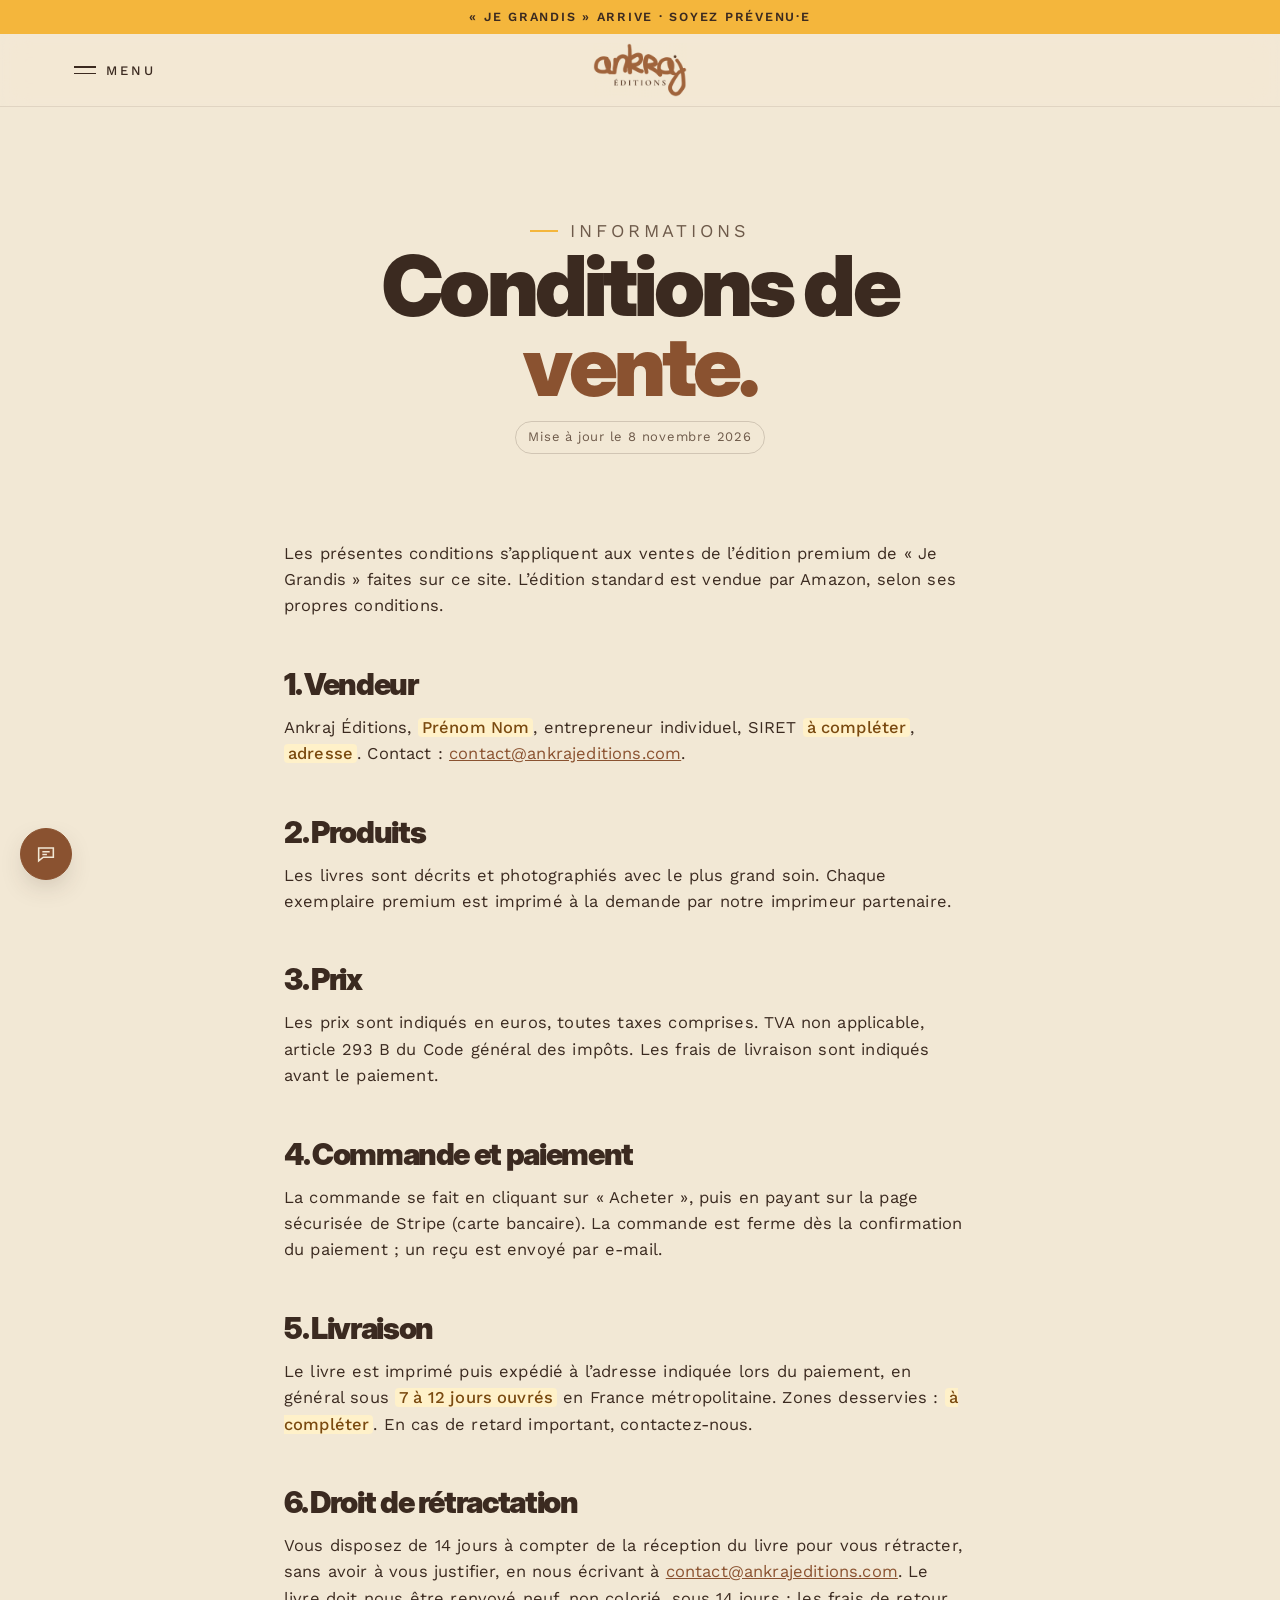
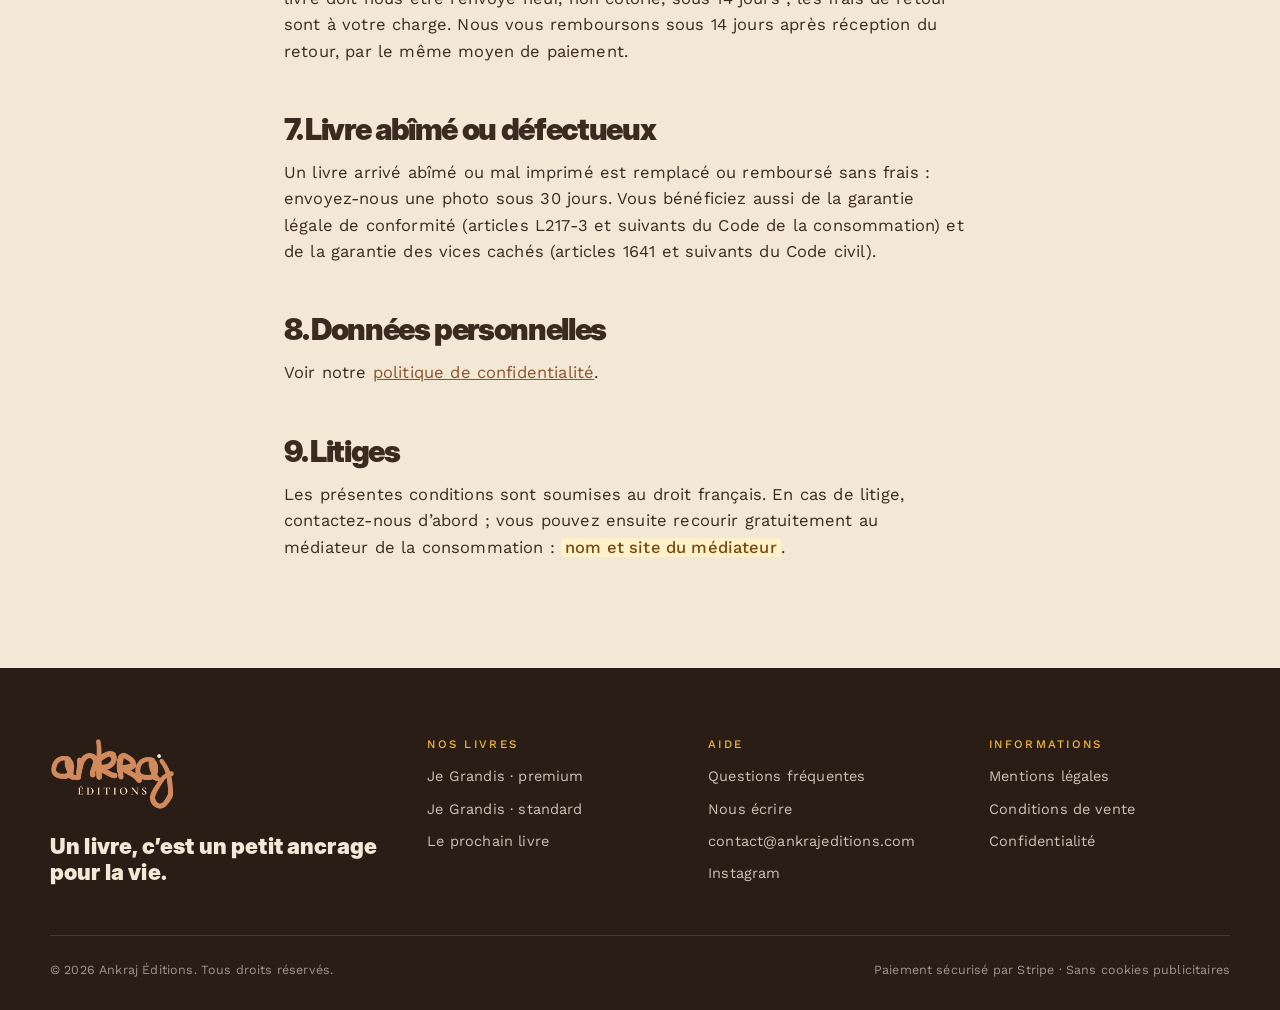
<file: cgv.html>
<!doctype html>
<html lang="fr">
<head>
<meta charset="utf-8">
<meta name="viewport" content="width=device-width,initial-scale=1">
<title>Conditions générales de vente · Ankraj Éditions</title>
<meta name="description" content="Conditions générales de vente du site Ankraj Éditions.">
<link rel="canonical" href="https://ankrajeditions.com/cgv">
<meta name="robots" content="noindex, follow">
<meta name="theme-color" content="#F2E8D5">


<link rel="icon" type="image/png" href="img/favicon.png"><link rel="apple-touch-icon" href="img/apple-touch-icon.png">

<link rel="stylesheet" href="assets/css/style.css">
<script>document.documentElement.classList.add('js-st')</script>

</head>
<body class="">
<!-- ===== HAUT COMMUN : ne pas modifier ici → commun/haut.html puis outils/maj-commun.py ===== -->
<a class="skip" href="#contenu">Aller au contenu</a>
<div class="ann" role="region" aria-label="Annonces">
  <a class="is-on" href="je-grandis.html" data-ann-vente>« Je Grandis » · édition premium<span class="prix-sep"> ·&nbsp;</span><span data-price="premium"></span></a>
  <a href="je-grandis.html#standard" data-ann-vente>« Je Grandis » · édition standard · sur Amazon</a>
  <a href="je-grandis.html" data-attente-open data-ann-attente hidden>« Je Grandis » arrive · Soyez prévenu·e</a>
  <a href="notre-mission.html" data-ann-attente hidden>Maison d’édition afro-caribéenne</a>
</div>
<header class="hd">
  <div class="hd__in">
    <button class="menu-btn" type="button" aria-expanded="false" aria-controls="menu"><span class="burger-i" aria-hidden="true"><span></span><span></span></span><span class="menu-btn__t">Menu</span><span class="sr">Ouvrir le menu</span></button>
    <a class="brand" href="./" aria-label="Ankraj Éditions, accueil"><img src="img/logo-sm.png" alt="Ankraj Éditions" width="480" height="276"></a>
    <div class="hd__end"><button class="cart-btn" type="button" data-cart-open aria-label="Ouvrir le panier"><svg viewBox="0 0 24 24" fill="none" stroke="currentColor" stroke-width="1.7" stroke-linecap="round" stroke-linejoin="round" aria-hidden="true"><path d="M5 8h14l-1.2 11.2a1.5 1.5 0 0 1-1.5 1.3H7.7a1.5 1.5 0 0 1-1.5-1.3z"/><path d="M9 10V7a3 3 0 0 1 6 0v3"/></svg><span class="cart-btn__t">Panier</span><span class="cart-btn__n" data-cart-count hidden>0</span></button></div>
  </div>
</header>
<div class="fsm" id="menu" role="dialog" aria-modal="true" aria-label="Menu" aria-hidden="true">
  <div class="fsm__sun" aria-hidden="true"></div>
  <div class="fsm__top"><a class="brand" href="./" aria-label="Ankraj Éditions, accueil"><img src="img/logo-clair.png" alt="Ankraj Éditions" width="480" height="276"></a><button class="fsm__close" type="button">Fermer <i aria-hidden="true">×</i></button></div>
  <nav aria-label="Menu principal"><a href="./">Accueil</a><a href="je-grandis.html">Je Grandis</a><a href="notre-mission.html">La maison</a><a href="je-grandis.html#faq">Questions</a><a href="contact.html">Contact</a></nav>
  <div class="fsm__foot"><a class="btn btn--terre" href="je-grandis.html">Découvrir « Je Grandis »</a><a href="#" data-email></a></div>
</div>
<!-- ===== FIN HAUT COMMUN ===== -->
<main id="contenu" tabindex="-1">
<section class="page-hero"><div class="narrow"><p class="kicker">Informations</p><h1>Conditions de <em>vente.</em></h1><span class="updated">Mise à jour le 8 novembre 2026</span></div></section>
<section class="prose"><div class="narrow">
<p>Les présentes conditions s’appliquent aux ventes de l’édition premium de « Je Grandis » faites sur ce site. L’édition standard est vendue par Amazon, selon ses propres conditions.</p>
<h2>1. Vendeur</h2>
<p>Ankraj Éditions, <span class="todo">Prénom Nom</span>, entrepreneur individuel, SIRET <span class="todo">à compléter</span>, <span class="todo">adresse</span>. Contact : <a href="#" data-email></a>.</p>
<h2>2. Produits</h2>
<p>Les livres sont décrits et photographiés avec le plus grand soin. Chaque exemplaire premium est imprimé à la demande par notre imprimeur partenaire.</p>
<h2>3. Prix</h2>
<p>Les prix sont indiqués en euros, toutes taxes comprises. TVA non applicable, article 293 B du Code général des impôts. Les frais de livraison sont indiqués avant le paiement.</p>
<h2>4. Commande et paiement</h2>
<p>La commande se fait en cliquant sur « Acheter », puis en payant sur la page sécurisée de Stripe (carte bancaire). La commande est ferme dès la confirmation du paiement ; un reçu est envoyé par e-mail.</p>
<h2>5. Livraison</h2>
<p>Le livre est imprimé puis expédié à l’adresse indiquée lors du paiement, en général sous <span class="todo">7 à 12 jours ouvrés</span> en France métropolitaine. Zones desservies : <span class="todo">à compléter</span>. En cas de retard important, contactez-nous.</p>
<h2>6. Droit de rétractation</h2>
<p>Vous disposez de 14 jours à compter de la réception du livre pour vous rétracter, sans avoir à vous justifier, en nous écrivant à <a href="#" data-email></a>. Le livre doit nous être renvoyé neuf, non colorié, sous 14 jours ; les frais de retour sont à votre charge. Nous vous remboursons sous 14 jours après réception du retour, par le même moyen de paiement.</p>
<h2>7. Livre abîmé ou défectueux</h2>
<p>Un livre arrivé abîmé ou mal imprimé est remplacé ou remboursé sans frais : envoyez-nous une photo sous 30 jours. Vous bénéficiez aussi de la garantie légale de conformité (articles L217-3 et suivants du Code de la consommation) et de la garantie des vices cachés (articles 1641 et suivants du Code civil).</p>
<h2>8. Données personnelles</h2>
<p>Voir notre <a href="confidentialite.html">politique de confidentialité</a>.</p>
<h2>9. Litiges</h2>
<p>Les présentes conditions sont soumises au droit français. En cas de litige, contactez-nous d’abord ; vous pouvez ensuite recourir gratuitement au médiateur de la consommation : <span class="todo">nom et site du médiateur</span>.</p></div></section>
</main>
<!-- ===== BAS COMMUN : ne pas modifier ici → commun/bas.html puis outils/maj-commun.py ===== -->
<footer class="ft">
  <div class="ft__in">
    <div><a class="brand" href="./" aria-label="Ankraj Éditions, accueil"><img src="img/logo-clair.png" alt="Ankraj Éditions" width="480" height="276"></a><p class="ft__tag">Un livre, c’est un petit ancrage pour la vie.</p></div>
    <div><h4>Nos livres</h4><ul><li><a href="je-grandis.html">Je Grandis · premium</a></li><li><a href="je-grandis.html#standard">Je Grandis · standard</a></li><li><a href="./#akh-next">Le prochain livre</a></li></ul></div>
    <div><h4>Aide</h4><ul><li><a href="je-grandis.html#faq">Questions fréquentes</a></li><li><a href="contact.html">Nous écrire</a></li><li><a href="#" data-email></a></li><li><a href="#" data-ig target="_blank" rel="noopener">Instagram</a></li></ul></div>
    <div><h4>Informations</h4><ul><li><a href="mentions-legales.html">Mentions légales</a></li><li><a href="cgv.html">Conditions de vente</a></li><li><a href="confidentialite.html">Confidentialité</a></li></ul></div>
  </div>
  <div class="ft__bottom"><span>© <span data-year>2026</span> Ankraj Éditions. Tous droits réservés.</span><span>Paiement sécurisé par Stripe · Sans cookies publicitaires</span></div>
</footer>
<button class="fab fab--contact" type="button" aria-label="Nous contacter" aria-expanded="false" aria-controls="cmenu"><svg viewBox="0 0 24 24" fill="none" stroke="currentColor" stroke-width="1.7"><path d="M4 5.5h16v10H9l-5 4z"/><path d="M8 9.5h8M8 12.5h5"/></svg></button>
<div class="cmenu" id="cmenu">
  <a data-c="mail" href="contact.html"><svg viewBox="0 0 24 24" fill="none" stroke="currentColor" stroke-width="1.6"><rect x="3" y="5" width="18" height="14" rx="2.5"/><path d="m4 7 8 6 8-6"/></svg>Écrire un e-mail</a>
  <a data-c="ig" href="#" target="_blank" rel="noopener"><svg viewBox="0 0 24 24" fill="none" stroke="currentColor" stroke-width="1.6"><rect x="3.5" y="3.5" width="17" height="17" rx="5"/><circle cx="12" cy="12" r="4"/><circle cx="17.3" cy="6.7" r=".9" fill="currentColor"/></svg>Instagram</a>
  <a data-c="wa" href="#" target="_blank" rel="noopener"><svg viewBox="0 0 24 24" fill="none" stroke="currentColor" stroke-width="1.6"><path d="M4 20l1.2-4A8 8 0 1 1 8 18.8z"/><path d="M9 9.5c0 3 2.5 5.5 5.5 5.5l1-1.5-2-1-1 .8a4 4 0 0 1-1.8-1.8l.8-1-1-2z"/></svg>WhatsApp</a>
  <a href="contact.html"><svg viewBox="0 0 24 24" fill="none" stroke="currentColor" stroke-width="1.6"><path d="M5 4h14v16H5z"/><path d="M8 9h8M8 13h8M8 17h5"/></svg>Formulaire de contact</a>
</div>
<button class="fab fab--top" type="button" aria-label="Revenir en haut de la page"><svg viewBox="0 0 24 24" fill="none" stroke="currentColor" stroke-width="1.8" stroke-linecap="round"><path d="M12 19V5M6 11l6-6 6 6"/></svg></button>
<div class="cart" data-cart aria-hidden="true">
  <div class="cart__veil" data-cart-close></div>
  <aside class="cart__box" role="dialog" aria-modal="true" aria-labelledby="cart-t">
    <div class="cart__hd"><h2 id="cart-t">Votre panier</h2><button class="cart__x" type="button" data-cart-close aria-label="Fermer le panier">×</button></div>
    <div class="cart__empty" data-cart-empty><p>Votre panier est vide.</p><a class="btn btn--terre" href="je-grandis.html">Voir « Je Grandis »</a></div>
    <div class="cart__full" data-cart-full hidden>
      <div class="cart__line">
        <img src="img/cover.jpg" alt="" width="72" height="108">
        <div class="cart__info"><b>Je Grandis</b><small>Édition premium</small><span data-price="premium"></span></div>
        <div class="qty"><button type="button" data-qty="-1" aria-label="Retirer un exemplaire">−</button><output data-cart-qty>1</output><button type="button" data-qty="1" aria-label="Ajouter un exemplaire">+</button></div>
      </div>
      <button class="cart__rm" type="button" data-cart-remove>Retirer du panier</button>
      <div class="cart__tot"><span>Total</span><b data-cart-total></b></div>
      <p class="cart__note">Livraison calculée à l’étape suivante. Paiement sécurisé par Stripe.</p>
      <p class="cart__note" data-cart-qnote hidden>Vous confirmerez la quantité (<b data-cart-qty2>2</b>) sur la page de paiement.</p>
      <a class="btn btn--terre cart__go" href="je-grandis.html#acheter" data-buy="premium" data-checkout>Commander</a>
      <button class="cart__more" type="button" data-cart-close>Continuer mes achats</button>
    </div>
  </aside>
</div>
<div class="toast" data-toast role="status" aria-live="polite"></div>
<dialog class="dlg" id="dlg-soon" aria-labelledby="dlg-t">
  <div class="dlg__in">
    <div class="dlg__sun" aria-hidden="true"></div>
    <h2 id="dlg-t">Presque prêt !</h2>
    <p data-soon-what>Le paiement en ligne de l'édition premium ouvre très bientôt.</p>
    <p>Laissez votre e-mail en bas de l'accueil pour être prévenu·e en premier.</p>
    <div class="btns"><a class="btn" href="./#akh-next" data-close>Être prévenu·e</a><button class="btn btn--ghost" type="button" data-close>Fermer</button></div>
  </div>
</dialog>
<dialog class="dlg dlg--attente" id="dlg-attente" aria-labelledby="dlg-attente-t">
  <div class="dlg__in">
    <p class="kicker">Premier titre</p>
    <h2 id="dlg-attente-t">« Je Grandis » arrive.</h2>
    <p>Laissez votre e-mail : nous vous écrivons une seule fois, le jour de la sortie.</p>
    <form data-form="newsletter" name="attente" method="POST" data-netlify="true" netlify-honeypot="_gotcha" novalidate>
      <input type="hidden" name="form-name" value="attente"><input type="hidden" name="liste" value="sortie-je-grandis">
      <input type="text" name="_gotcha" tabindex="-1" autocomplete="off" class="sr" aria-hidden="true">
      <div class="notice notice--ok" role="status"><svg viewBox="0 0 24 24" fill="none" stroke="currentColor" stroke-width="2"><circle cx="12" cy="12" r="9.5"/><path d="m7.5 12.5 3 3 6-6.5"/></svg><span></span></div>
      <div class="notice notice--err" role="alert"><svg viewBox="0 0 24 24" fill="none" stroke="currentColor" stroke-width="2"><circle cx="12" cy="12" r="9.5"/><path d="M12 7v6M12 16.5v.5"/></svg><span></span></div>
      <div class="notice notice--info" role="status"><svg viewBox="0 0 24 24" fill="none" stroke="currentColor" stroke-width="2"><circle cx="12" cy="12" r="9.5"/><path d="M12 7v6M12 16.5v.5"/></svg><span></span></div>
      <div class="field"><label for="att-mail">Votre adresse e-mail</label><input id="att-mail" name="email" type="email" required autocomplete="email"><span class="field__err" aria-live="polite"></span></div>
      <p class="dlg__rgpd">Votre adresse sert uniquement à vous prévenir de la sortie. <a href="confidentialite.html">Confidentialité</a></p>
      <div class="btns"><button class="btn btn--terre" type="submit">Me prévenir</button><button class="btn btn--ghost" type="button" data-close>Fermer</button></div>
    </form>
  </div>
</dialog>
<!-- ===== FIN BAS COMMUN ===== -->
<script src="assets/js/config.js"></script>
<script src="assets/js/site.js" defer></script>
<!-- Statistiques sans cookies (Cloudflare Web Analytics ou Plausible) : coller ici le petit script fourni à la mise en ligne. -->
</body>
</html>
</file>
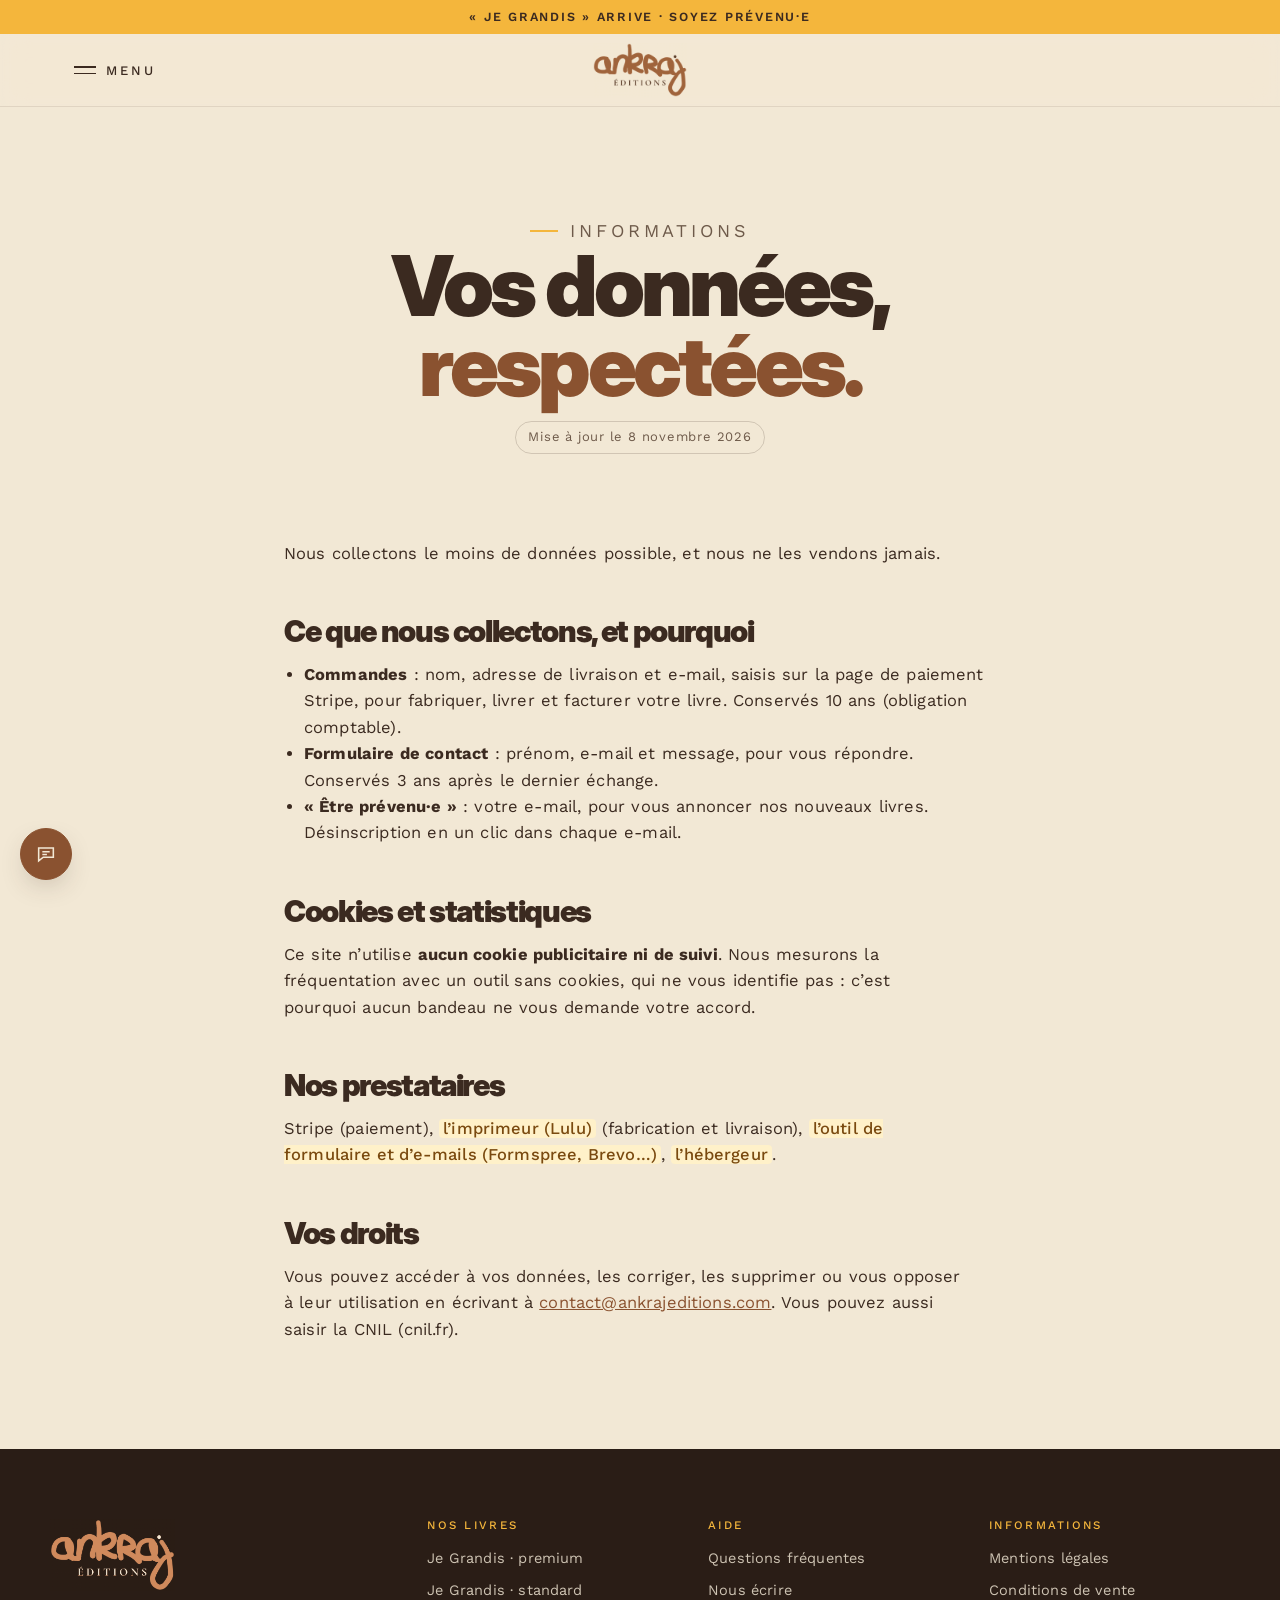
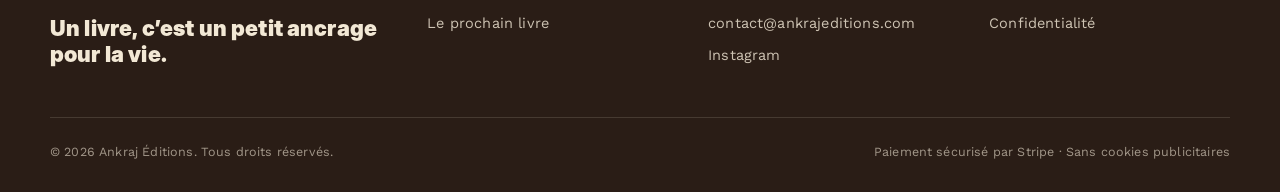
<file: confidentialite.html>
<!doctype html>
<html lang="fr">
<head>
<meta charset="utf-8">
<meta name="viewport" content="width=device-width,initial-scale=1">
<title>Politique de confidentialité · Ankraj Éditions</title>
<meta name="description" content="Politique de confidentialité du site Ankraj Éditions.">
<link rel="canonical" href="https://ankrajeditions.com/confidentialite">
<meta name="robots" content="noindex, follow">
<meta name="theme-color" content="#F2E8D5">


<link rel="icon" type="image/png" href="img/favicon.png"><link rel="apple-touch-icon" href="img/apple-touch-icon.png">

<link rel="stylesheet" href="assets/css/style.css">
<script>document.documentElement.classList.add('js-st')</script>

</head>
<body class="">
<!-- ===== HAUT COMMUN : ne pas modifier ici → commun/haut.html puis outils/maj-commun.py ===== -->
<a class="skip" href="#contenu">Aller au contenu</a>
<div class="ann" role="region" aria-label="Annonces">
  <a class="is-on" href="je-grandis.html" data-ann-vente>« Je Grandis » · édition premium<span class="prix-sep"> ·&nbsp;</span><span data-price="premium"></span></a>
  <a href="je-grandis.html#standard" data-ann-vente>« Je Grandis » · édition standard · sur Amazon</a>
  <a href="je-grandis.html" data-attente-open data-ann-attente hidden>« Je Grandis » arrive · Soyez prévenu·e</a>
  <a href="notre-mission.html" data-ann-attente hidden>Maison d’édition afro-caribéenne</a>
</div>
<header class="hd">
  <div class="hd__in">
    <button class="menu-btn" type="button" aria-expanded="false" aria-controls="menu"><span class="burger-i" aria-hidden="true"><span></span><span></span></span><span class="menu-btn__t">Menu</span><span class="sr">Ouvrir le menu</span></button>
    <a class="brand" href="./" aria-label="Ankraj Éditions, accueil"><img src="img/logo-sm.png" alt="Ankraj Éditions" width="480" height="276"></a>
    <div class="hd__end"><button class="cart-btn" type="button" data-cart-open aria-label="Ouvrir le panier"><svg viewBox="0 0 24 24" fill="none" stroke="currentColor" stroke-width="1.7" stroke-linecap="round" stroke-linejoin="round" aria-hidden="true"><path d="M5 8h14l-1.2 11.2a1.5 1.5 0 0 1-1.5 1.3H7.7a1.5 1.5 0 0 1-1.5-1.3z"/><path d="M9 10V7a3 3 0 0 1 6 0v3"/></svg><span class="cart-btn__t">Panier</span><span class="cart-btn__n" data-cart-count hidden>0</span></button></div>
  </div>
</header>
<div class="fsm" id="menu" role="dialog" aria-modal="true" aria-label="Menu" aria-hidden="true">
  <div class="fsm__sun" aria-hidden="true"></div>
  <div class="fsm__top"><a class="brand" href="./" aria-label="Ankraj Éditions, accueil"><img src="img/logo-clair.png" alt="Ankraj Éditions" width="480" height="276"></a><button class="fsm__close" type="button">Fermer <i aria-hidden="true">×</i></button></div>
  <nav aria-label="Menu principal"><a href="./">Accueil</a><a href="je-grandis.html">Je Grandis</a><a href="notre-mission.html">La maison</a><a href="je-grandis.html#faq">Questions</a><a href="contact.html">Contact</a></nav>
  <div class="fsm__foot"><a class="btn btn--terre" href="je-grandis.html">Découvrir « Je Grandis »</a><a href="#" data-email></a></div>
</div>
<!-- ===== FIN HAUT COMMUN ===== -->
<main id="contenu" tabindex="-1">
<section class="page-hero"><div class="narrow"><p class="kicker">Informations</p><h1>Vos données, <em>respectées.</em></h1><span class="updated">Mise à jour le 8 novembre 2026</span></div></section>
<section class="prose"><div class="narrow">
<p>Nous collectons le moins de données possible, et nous ne les vendons jamais.</p>
<h2>Ce que nous collectons, et pourquoi</h2>
<ul>
<li><strong>Commandes</strong> : nom, adresse de livraison et e-mail, saisis sur la page de paiement Stripe, pour fabriquer, livrer et facturer votre livre. Conservés 10 ans (obligation comptable).</li>
<li><strong>Formulaire de contact</strong> : prénom, e-mail et message, pour vous répondre. Conservés 3 ans après le dernier échange.</li>
<li><strong>« Être prévenu·e »</strong> : votre e-mail, pour vous annoncer nos nouveaux livres. Désinscription en un clic dans chaque e-mail.</li>
</ul>
<h2>Cookies et statistiques</h2>
<p>Ce site n’utilise <strong>aucun cookie publicitaire ni de suivi</strong>. Nous mesurons la fréquentation avec un outil sans cookies, qui ne vous identifie pas : c’est pourquoi aucun bandeau ne vous demande votre accord.</p>
<h2>Nos prestataires</h2>
<p>Stripe (paiement), <span class="todo">l’imprimeur (Lulu)</span> (fabrication et livraison), <span class="todo">l’outil de formulaire et d’e-mails (Formspree, Brevo…)</span>, <span class="todo">l’hébergeur</span>.</p>
<h2>Vos droits</h2>
<p>Vous pouvez accéder à vos données, les corriger, les supprimer ou vous opposer à leur utilisation en écrivant à <a href="#" data-email></a>. Vous pouvez aussi saisir la CNIL (cnil.fr).</p></div></section>
</main>
<!-- ===== BAS COMMUN : ne pas modifier ici → commun/bas.html puis outils/maj-commun.py ===== -->
<footer class="ft">
  <div class="ft__in">
    <div><a class="brand" href="./" aria-label="Ankraj Éditions, accueil"><img src="img/logo-clair.png" alt="Ankraj Éditions" width="480" height="276"></a><p class="ft__tag">Un livre, c’est un petit ancrage pour la vie.</p></div>
    <div><h4>Nos livres</h4><ul><li><a href="je-grandis.html">Je Grandis · premium</a></li><li><a href="je-grandis.html#standard">Je Grandis · standard</a></li><li><a href="./#akh-next">Le prochain livre</a></li></ul></div>
    <div><h4>Aide</h4><ul><li><a href="je-grandis.html#faq">Questions fréquentes</a></li><li><a href="contact.html">Nous écrire</a></li><li><a href="#" data-email></a></li><li><a href="#" data-ig target="_blank" rel="noopener">Instagram</a></li></ul></div>
    <div><h4>Informations</h4><ul><li><a href="mentions-legales.html">Mentions légales</a></li><li><a href="cgv.html">Conditions de vente</a></li><li><a href="confidentialite.html">Confidentialité</a></li></ul></div>
  </div>
  <div class="ft__bottom"><span>© <span data-year>2026</span> Ankraj Éditions. Tous droits réservés.</span><span>Paiement sécurisé par Stripe · Sans cookies publicitaires</span></div>
</footer>
<button class="fab fab--contact" type="button" aria-label="Nous contacter" aria-expanded="false" aria-controls="cmenu"><svg viewBox="0 0 24 24" fill="none" stroke="currentColor" stroke-width="1.7"><path d="M4 5.5h16v10H9l-5 4z"/><path d="M8 9.5h8M8 12.5h5"/></svg></button>
<div class="cmenu" id="cmenu">
  <a data-c="mail" href="contact.html"><svg viewBox="0 0 24 24" fill="none" stroke="currentColor" stroke-width="1.6"><rect x="3" y="5" width="18" height="14" rx="2.5"/><path d="m4 7 8 6 8-6"/></svg>Écrire un e-mail</a>
  <a data-c="ig" href="#" target="_blank" rel="noopener"><svg viewBox="0 0 24 24" fill="none" stroke="currentColor" stroke-width="1.6"><rect x="3.5" y="3.5" width="17" height="17" rx="5"/><circle cx="12" cy="12" r="4"/><circle cx="17.3" cy="6.7" r=".9" fill="currentColor"/></svg>Instagram</a>
  <a data-c="wa" href="#" target="_blank" rel="noopener"><svg viewBox="0 0 24 24" fill="none" stroke="currentColor" stroke-width="1.6"><path d="M4 20l1.2-4A8 8 0 1 1 8 18.8z"/><path d="M9 9.5c0 3 2.5 5.5 5.5 5.5l1-1.5-2-1-1 .8a4 4 0 0 1-1.8-1.8l.8-1-1-2z"/></svg>WhatsApp</a>
  <a href="contact.html"><svg viewBox="0 0 24 24" fill="none" stroke="currentColor" stroke-width="1.6"><path d="M5 4h14v16H5z"/><path d="M8 9h8M8 13h8M8 17h5"/></svg>Formulaire de contact</a>
</div>
<button class="fab fab--top" type="button" aria-label="Revenir en haut de la page"><svg viewBox="0 0 24 24" fill="none" stroke="currentColor" stroke-width="1.8" stroke-linecap="round"><path d="M12 19V5M6 11l6-6 6 6"/></svg></button>
<div class="cart" data-cart aria-hidden="true">
  <div class="cart__veil" data-cart-close></div>
  <aside class="cart__box" role="dialog" aria-modal="true" aria-labelledby="cart-t">
    <div class="cart__hd"><h2 id="cart-t">Votre panier</h2><button class="cart__x" type="button" data-cart-close aria-label="Fermer le panier">×</button></div>
    <div class="cart__empty" data-cart-empty><p>Votre panier est vide.</p><a class="btn btn--terre" href="je-grandis.html">Voir « Je Grandis »</a></div>
    <div class="cart__full" data-cart-full hidden>
      <div class="cart__line">
        <img src="img/cover.jpg" alt="" width="72" height="108">
        <div class="cart__info"><b>Je Grandis</b><small>Édition premium</small><span data-price="premium"></span></div>
        <div class="qty"><button type="button" data-qty="-1" aria-label="Retirer un exemplaire">−</button><output data-cart-qty>1</output><button type="button" data-qty="1" aria-label="Ajouter un exemplaire">+</button></div>
      </div>
      <button class="cart__rm" type="button" data-cart-remove>Retirer du panier</button>
      <div class="cart__tot"><span>Total</span><b data-cart-total></b></div>
      <p class="cart__note">Livraison calculée à l’étape suivante. Paiement sécurisé par Stripe.</p>
      <p class="cart__note" data-cart-qnote hidden>Vous confirmerez la quantité (<b data-cart-qty2>2</b>) sur la page de paiement.</p>
      <a class="btn btn--terre cart__go" href="je-grandis.html#acheter" data-buy="premium" data-checkout>Commander</a>
      <button class="cart__more" type="button" data-cart-close>Continuer mes achats</button>
    </div>
  </aside>
</div>
<div class="toast" data-toast role="status" aria-live="polite"></div>
<dialog class="dlg" id="dlg-soon" aria-labelledby="dlg-t">
  <div class="dlg__in">
    <div class="dlg__sun" aria-hidden="true"></div>
    <h2 id="dlg-t">Presque prêt !</h2>
    <p data-soon-what>Le paiement en ligne de l'édition premium ouvre très bientôt.</p>
    <p>Laissez votre e-mail en bas de l'accueil pour être prévenu·e en premier.</p>
    <div class="btns"><a class="btn" href="./#akh-next" data-close>Être prévenu·e</a><button class="btn btn--ghost" type="button" data-close>Fermer</button></div>
  </div>
</dialog>
<dialog class="dlg dlg--attente" id="dlg-attente" aria-labelledby="dlg-attente-t">
  <div class="dlg__in">
    <p class="kicker">Premier titre</p>
    <h2 id="dlg-attente-t">« Je Grandis » arrive.</h2>
    <p>Laissez votre e-mail : nous vous écrivons une seule fois, le jour de la sortie.</p>
    <form data-form="newsletter" name="attente" method="POST" data-netlify="true" netlify-honeypot="_gotcha" novalidate>
      <input type="hidden" name="form-name" value="attente"><input type="hidden" name="liste" value="sortie-je-grandis">
      <input type="text" name="_gotcha" tabindex="-1" autocomplete="off" class="sr" aria-hidden="true">
      <div class="notice notice--ok" role="status"><svg viewBox="0 0 24 24" fill="none" stroke="currentColor" stroke-width="2"><circle cx="12" cy="12" r="9.5"/><path d="m7.5 12.5 3 3 6-6.5"/></svg><span></span></div>
      <div class="notice notice--err" role="alert"><svg viewBox="0 0 24 24" fill="none" stroke="currentColor" stroke-width="2"><circle cx="12" cy="12" r="9.5"/><path d="M12 7v6M12 16.5v.5"/></svg><span></span></div>
      <div class="notice notice--info" role="status"><svg viewBox="0 0 24 24" fill="none" stroke="currentColor" stroke-width="2"><circle cx="12" cy="12" r="9.5"/><path d="M12 7v6M12 16.5v.5"/></svg><span></span></div>
      <div class="field"><label for="att-mail">Votre adresse e-mail</label><input id="att-mail" name="email" type="email" required autocomplete="email"><span class="field__err" aria-live="polite"></span></div>
      <p class="dlg__rgpd">Votre adresse sert uniquement à vous prévenir de la sortie. <a href="confidentialite.html">Confidentialité</a></p>
      <div class="btns"><button class="btn btn--terre" type="submit">Me prévenir</button><button class="btn btn--ghost" type="button" data-close>Fermer</button></div>
    </form>
  </div>
</dialog>
<!-- ===== FIN BAS COMMUN ===== -->
<script src="assets/js/config.js"></script>
<script src="assets/js/site.js" defer></script>
<!-- Statistiques sans cookies (Cloudflare Web Analytics ou Plausible) : coller ici le petit script fourni à la mise en ligne. -->
</body>
</html>
</file>
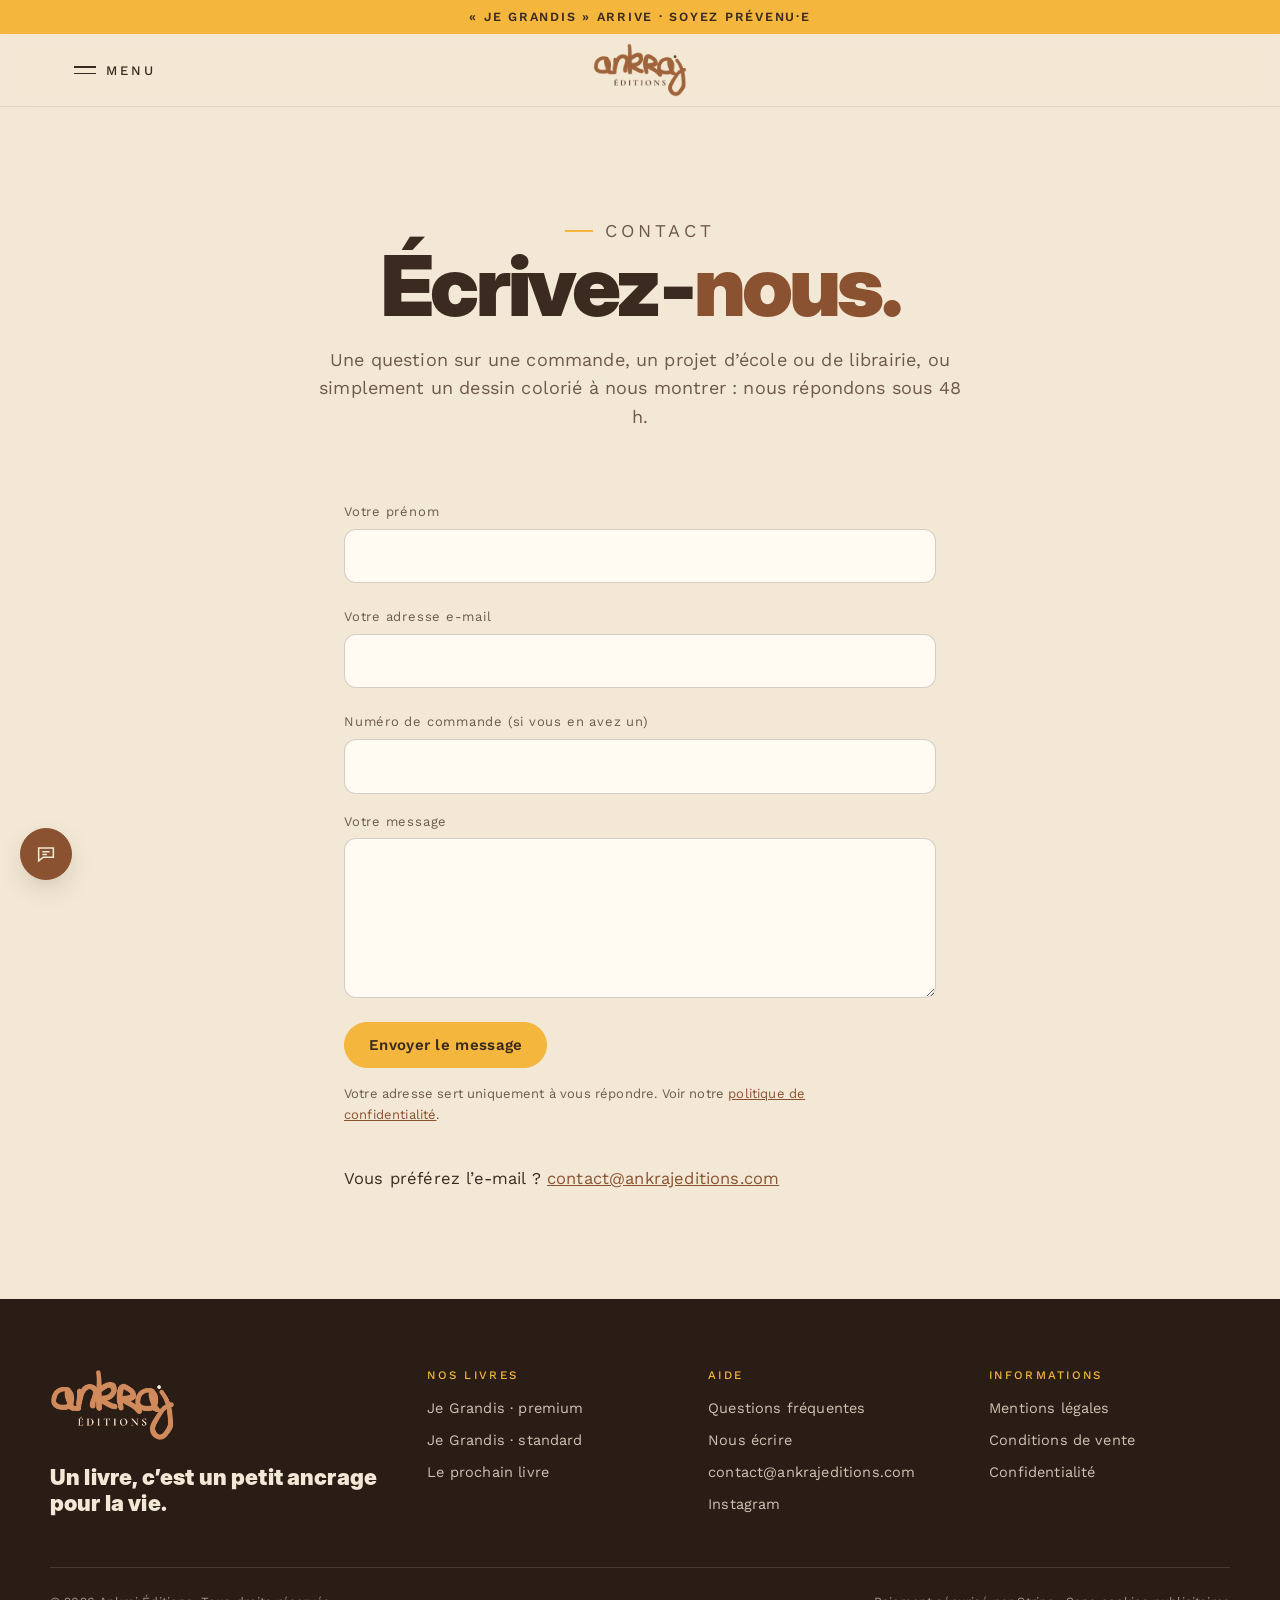
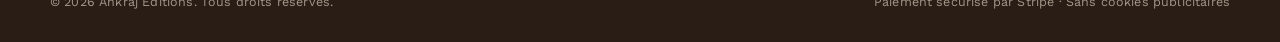
<file: contact.html>
<!doctype html>
<html lang="fr">
<head>
<meta charset="utf-8">
<meta name="viewport" content="width=device-width,initial-scale=1">
<title>Contact · Ankraj Éditions</title>
<meta name="description" content="Une question sur « Je Grandis », une commande ou un cadeau à offrir ? Écrivez à Ankraj Éditions, nous répondons sous 48 h.">
<link rel="canonical" href="https://ankrajeditions.com/contact">
<meta name="robots" content="index, follow, max-image-preview:large">
<meta property="og:type" content="website"><meta property="og:site_name" content="Ankraj Éditions"><meta property="og:locale" content="fr_FR">
<meta property="og:url" content="https://ankrajeditions.com/contact">
<meta property="og:title" content="Contact · Ankraj Éditions"><meta property="og:description" content="Une question sur « Je Grandis », une commande ou un cadeau à offrir ? Écrivez à Ankraj Éditions, nous répondons sous 48 h.">
<meta property="og:image" content="https://ankrajeditions.com/og-image.jpg"><meta property="og:image:width" content="1200"><meta property="og:image:height" content="630"><meta property="og:image:alt" content="Je Grandis, cahier de coloriage pour enfants de 5 à 8 ans, Ankraj Éditions">
<meta name="twitter:card" content="summary_large_image">
<script type="application/ld+json">{"@context":"https://schema.org","@type":"BreadcrumbList","itemListElement":[{"@type":"ListItem","position":1,"name":"Accueil","item":"https://ankrajeditions.com/"},{"@type":"ListItem","position":2,"name":"Contact","item":"https://ankrajeditions.com/contact"}]}</script>
<meta name="theme-color" content="#F2E8D5">


<link rel="icon" type="image/png" href="img/favicon.png"><link rel="apple-touch-icon" href="img/apple-touch-icon.png">

<link rel="stylesheet" href="assets/css/style.css">
<script>document.documentElement.classList.add('js-st')</script>

</head>
<body class="">
<!-- ===== HAUT COMMUN : ne pas modifier ici → commun/haut.html puis outils/maj-commun.py ===== -->
<a class="skip" href="#contenu">Aller au contenu</a>
<div class="ann" role="region" aria-label="Annonces">
  <a class="is-on" href="je-grandis.html" data-ann-vente>« Je Grandis » · édition premium<span class="prix-sep"> ·&nbsp;</span><span data-price="premium"></span></a>
  <a href="je-grandis.html#standard" data-ann-vente>« Je Grandis » · édition standard · sur Amazon</a>
  <a href="je-grandis.html" data-attente-open data-ann-attente hidden>« Je Grandis » arrive · Soyez prévenu·e</a>
  <a href="notre-mission.html" data-ann-attente hidden>Maison d’édition afro-caribéenne</a>
</div>
<header class="hd">
  <div class="hd__in">
    <button class="menu-btn" type="button" aria-expanded="false" aria-controls="menu"><span class="burger-i" aria-hidden="true"><span></span><span></span></span><span class="menu-btn__t">Menu</span><span class="sr">Ouvrir le menu</span></button>
    <a class="brand" href="./" aria-label="Ankraj Éditions, accueil"><img src="img/logo-sm.png" alt="Ankraj Éditions" width="480" height="276"></a>
    <div class="hd__end"><button class="cart-btn" type="button" data-cart-open aria-label="Ouvrir le panier"><svg viewBox="0 0 24 24" fill="none" stroke="currentColor" stroke-width="1.7" stroke-linecap="round" stroke-linejoin="round" aria-hidden="true"><path d="M5 8h14l-1.2 11.2a1.5 1.5 0 0 1-1.5 1.3H7.7a1.5 1.5 0 0 1-1.5-1.3z"/><path d="M9 10V7a3 3 0 0 1 6 0v3"/></svg><span class="cart-btn__t">Panier</span><span class="cart-btn__n" data-cart-count hidden>0</span></button></div>
  </div>
</header>
<div class="fsm" id="menu" role="dialog" aria-modal="true" aria-label="Menu" aria-hidden="true">
  <div class="fsm__sun" aria-hidden="true"></div>
  <div class="fsm__top"><a class="brand" href="./" aria-label="Ankraj Éditions, accueil"><img src="img/logo-clair.png" alt="Ankraj Éditions" width="480" height="276"></a><button class="fsm__close" type="button">Fermer <i aria-hidden="true">×</i></button></div>
  <nav aria-label="Menu principal"><a href="./">Accueil</a><a href="je-grandis.html">Je Grandis</a><a href="notre-mission.html">La maison</a><a href="je-grandis.html#faq">Questions</a><a href="contact.html" aria-current="page">Contact</a></nav>
  <div class="fsm__foot"><a class="btn btn--terre" href="je-grandis.html">Découvrir « Je Grandis »</a><a href="#" data-email></a></div>
</div>
<!-- ===== FIN HAUT COMMUN ===== -->
<main id="contenu" tabindex="-1">
<section class="page-hero"><div class="narrow"><p class="kicker">Contact</p><h1>Écrivez-<em>nous.</em></h1>
<p>Une question sur une commande, un projet d’école ou de librairie, ou simplement un dessin colorié à nous montrer : nous répondons sous 48 h.</p></div></section>
<section class="prose"><div class="narrow" style="max-width:64rem">
<form data-form="contact" name="contact" method="POST" data-netlify="true" netlify-honeypot="_gotcha" novalidate><input type="hidden" name="form-name" value="contact">
 <div class="notice notice--ok" role="status"><svg viewBox="0 0 24 24" fill="none" stroke="currentColor" stroke-width="2"><circle cx="12" cy="12" r="9.5"/><path d="m7.5 12.5 3 3 6-6.5"/></svg><span></span></div>
 <div class="notice notice--err" role="alert"><svg viewBox="0 0 24 24" fill="none" stroke="currentColor" stroke-width="2"><circle cx="12" cy="12" r="9.5"/><path d="M12 7v6M12 16.5v.5"/></svg><span></span></div>
 <div class="notice notice--info" role="status"><svg viewBox="0 0 24 24" fill="none" stroke="currentColor" stroke-width="2"><circle cx="12" cy="12" r="9.5"/><path d="M12 7v6M12 16.5v.5"/></svg><span></span></div>
 <input type="text" name="_gotcha" tabindex="-1" autocomplete="off" class="sr" aria-hidden="true">
 <div class="field"><label for="c-nom">Votre prénom</label><input id="c-nom" name="prenom" required autocomplete="given-name"><span class="field__err" aria-live="polite"></span></div>
 <div class="field"><label for="c-mail">Votre adresse e-mail</label><input id="c-mail" name="email" type="email" required autocomplete="email"><span class="field__err" aria-live="polite"></span></div>
 <div class="field"><label for="c-cmd">Numéro de commande (si vous en avez un)</label><input id="c-cmd" name="commande"></div>
 <div class="field"><label for="c-msg">Votre message</label><textarea id="c-msg" name="message" required></textarea><span class="field__err" aria-live="polite"></span></div>
 <button class="btn btn--terre" type="submit">Envoyer le message</button>
 <p style="font-size:1.3rem;color:var(--encre-douce);margin-top:1.6rem">Votre adresse sert uniquement à vous répondre. Voir notre <a href="confidentialite.html">politique de confidentialité</a>.</p>
</form>
<p style="margin-top:4rem">Vous préférez l’e-mail ? <a href="#" data-email></a></p>
</div></section>
</main>
<!-- ===== BAS COMMUN : ne pas modifier ici → commun/bas.html puis outils/maj-commun.py ===== -->
<footer class="ft">
  <div class="ft__in">
    <div><a class="brand" href="./" aria-label="Ankraj Éditions, accueil"><img src="img/logo-clair.png" alt="Ankraj Éditions" width="480" height="276"></a><p class="ft__tag">Un livre, c’est un petit ancrage pour la vie.</p></div>
    <div><h4>Nos livres</h4><ul><li><a href="je-grandis.html">Je Grandis · premium</a></li><li><a href="je-grandis.html#standard">Je Grandis · standard</a></li><li><a href="./#akh-next">Le prochain livre</a></li></ul></div>
    <div><h4>Aide</h4><ul><li><a href="je-grandis.html#faq">Questions fréquentes</a></li><li><a href="contact.html">Nous écrire</a></li><li><a href="#" data-email></a></li><li><a href="#" data-ig target="_blank" rel="noopener">Instagram</a></li></ul></div>
    <div><h4>Informations</h4><ul><li><a href="mentions-legales.html">Mentions légales</a></li><li><a href="cgv.html">Conditions de vente</a></li><li><a href="confidentialite.html">Confidentialité</a></li></ul></div>
  </div>
  <div class="ft__bottom"><span>© <span data-year>2026</span> Ankraj Éditions. Tous droits réservés.</span><span>Paiement sécurisé par Stripe · Sans cookies publicitaires</span></div>
</footer>
<button class="fab fab--contact" type="button" aria-label="Nous contacter" aria-expanded="false" aria-controls="cmenu"><svg viewBox="0 0 24 24" fill="none" stroke="currentColor" stroke-width="1.7"><path d="M4 5.5h16v10H9l-5 4z"/><path d="M8 9.5h8M8 12.5h5"/></svg></button>
<div class="cmenu" id="cmenu">
  <a data-c="mail" href="contact.html"><svg viewBox="0 0 24 24" fill="none" stroke="currentColor" stroke-width="1.6"><rect x="3" y="5" width="18" height="14" rx="2.5"/><path d="m4 7 8 6 8-6"/></svg>Écrire un e-mail</a>
  <a data-c="ig" href="#" target="_blank" rel="noopener"><svg viewBox="0 0 24 24" fill="none" stroke="currentColor" stroke-width="1.6"><rect x="3.5" y="3.5" width="17" height="17" rx="5"/><circle cx="12" cy="12" r="4"/><circle cx="17.3" cy="6.7" r=".9" fill="currentColor"/></svg>Instagram</a>
  <a data-c="wa" href="#" target="_blank" rel="noopener"><svg viewBox="0 0 24 24" fill="none" stroke="currentColor" stroke-width="1.6"><path d="M4 20l1.2-4A8 8 0 1 1 8 18.8z"/><path d="M9 9.5c0 3 2.5 5.5 5.5 5.5l1-1.5-2-1-1 .8a4 4 0 0 1-1.8-1.8l.8-1-1-2z"/></svg>WhatsApp</a>
  <a href="contact.html"><svg viewBox="0 0 24 24" fill="none" stroke="currentColor" stroke-width="1.6"><path d="M5 4h14v16H5z"/><path d="M8 9h8M8 13h8M8 17h5"/></svg>Formulaire de contact</a>
</div>
<button class="fab fab--top" type="button" aria-label="Revenir en haut de la page"><svg viewBox="0 0 24 24" fill="none" stroke="currentColor" stroke-width="1.8" stroke-linecap="round"><path d="M12 19V5M6 11l6-6 6 6"/></svg></button>
<div class="cart" data-cart aria-hidden="true">
  <div class="cart__veil" data-cart-close></div>
  <aside class="cart__box" role="dialog" aria-modal="true" aria-labelledby="cart-t">
    <div class="cart__hd"><h2 id="cart-t">Votre panier</h2><button class="cart__x" type="button" data-cart-close aria-label="Fermer le panier">×</button></div>
    <div class="cart__empty" data-cart-empty><p>Votre panier est vide.</p><a class="btn btn--terre" href="je-grandis.html">Voir « Je Grandis »</a></div>
    <div class="cart__full" data-cart-full hidden>
      <div class="cart__line">
        <img src="img/cover.jpg" alt="" width="72" height="108">
        <div class="cart__info"><b>Je Grandis</b><small>Édition premium</small><span data-price="premium"></span></div>
        <div class="qty"><button type="button" data-qty="-1" aria-label="Retirer un exemplaire">−</button><output data-cart-qty>1</output><button type="button" data-qty="1" aria-label="Ajouter un exemplaire">+</button></div>
      </div>
      <button class="cart__rm" type="button" data-cart-remove>Retirer du panier</button>
      <div class="cart__tot"><span>Total</span><b data-cart-total></b></div>
      <p class="cart__note">Livraison calculée à l’étape suivante. Paiement sécurisé par Stripe.</p>
      <p class="cart__note" data-cart-qnote hidden>Vous confirmerez la quantité (<b data-cart-qty2>2</b>) sur la page de paiement.</p>
      <a class="btn btn--terre cart__go" href="je-grandis.html#acheter" data-buy="premium" data-checkout>Commander</a>
      <button class="cart__more" type="button" data-cart-close>Continuer mes achats</button>
    </div>
  </aside>
</div>
<div class="toast" data-toast role="status" aria-live="polite"></div>
<dialog class="dlg" id="dlg-soon" aria-labelledby="dlg-t">
  <div class="dlg__in">
    <div class="dlg__sun" aria-hidden="true"></div>
    <h2 id="dlg-t">Presque prêt !</h2>
    <p data-soon-what>Le paiement en ligne de l'édition premium ouvre très bientôt.</p>
    <p>Laissez votre e-mail en bas de l'accueil pour être prévenu·e en premier.</p>
    <div class="btns"><a class="btn" href="./#akh-next" data-close>Être prévenu·e</a><button class="btn btn--ghost" type="button" data-close>Fermer</button></div>
  </div>
</dialog>
<dialog class="dlg dlg--attente" id="dlg-attente" aria-labelledby="dlg-attente-t">
  <div class="dlg__in">
    <p class="kicker">Premier titre</p>
    <h2 id="dlg-attente-t">« Je Grandis » arrive.</h2>
    <p>Laissez votre e-mail : nous vous écrivons une seule fois, le jour de la sortie.</p>
    <form data-form="newsletter" name="attente" method="POST" data-netlify="true" netlify-honeypot="_gotcha" novalidate>
      <input type="hidden" name="form-name" value="attente"><input type="hidden" name="liste" value="sortie-je-grandis">
      <input type="text" name="_gotcha" tabindex="-1" autocomplete="off" class="sr" aria-hidden="true">
      <div class="notice notice--ok" role="status"><svg viewBox="0 0 24 24" fill="none" stroke="currentColor" stroke-width="2"><circle cx="12" cy="12" r="9.5"/><path d="m7.5 12.5 3 3 6-6.5"/></svg><span></span></div>
      <div class="notice notice--err" role="alert"><svg viewBox="0 0 24 24" fill="none" stroke="currentColor" stroke-width="2"><circle cx="12" cy="12" r="9.5"/><path d="M12 7v6M12 16.5v.5"/></svg><span></span></div>
      <div class="notice notice--info" role="status"><svg viewBox="0 0 24 24" fill="none" stroke="currentColor" stroke-width="2"><circle cx="12" cy="12" r="9.5"/><path d="M12 7v6M12 16.5v.5"/></svg><span></span></div>
      <div class="field"><label for="att-mail">Votre adresse e-mail</label><input id="att-mail" name="email" type="email" required autocomplete="email"><span class="field__err" aria-live="polite"></span></div>
      <p class="dlg__rgpd">Votre adresse sert uniquement à vous prévenir de la sortie. <a href="confidentialite.html">Confidentialité</a></p>
      <div class="btns"><button class="btn btn--terre" type="submit">Me prévenir</button><button class="btn btn--ghost" type="button" data-close>Fermer</button></div>
    </form>
  </div>
</dialog>
<!-- ===== FIN BAS COMMUN ===== -->
<script src="assets/js/config.js"></script>
<script src="assets/js/site.js" defer></script>
<!-- Statistiques sans cookies (Cloudflare Web Analytics ou Plausible) : coller ici le petit script fourni à la mise en ligne. -->
</body>
</html>
</file>
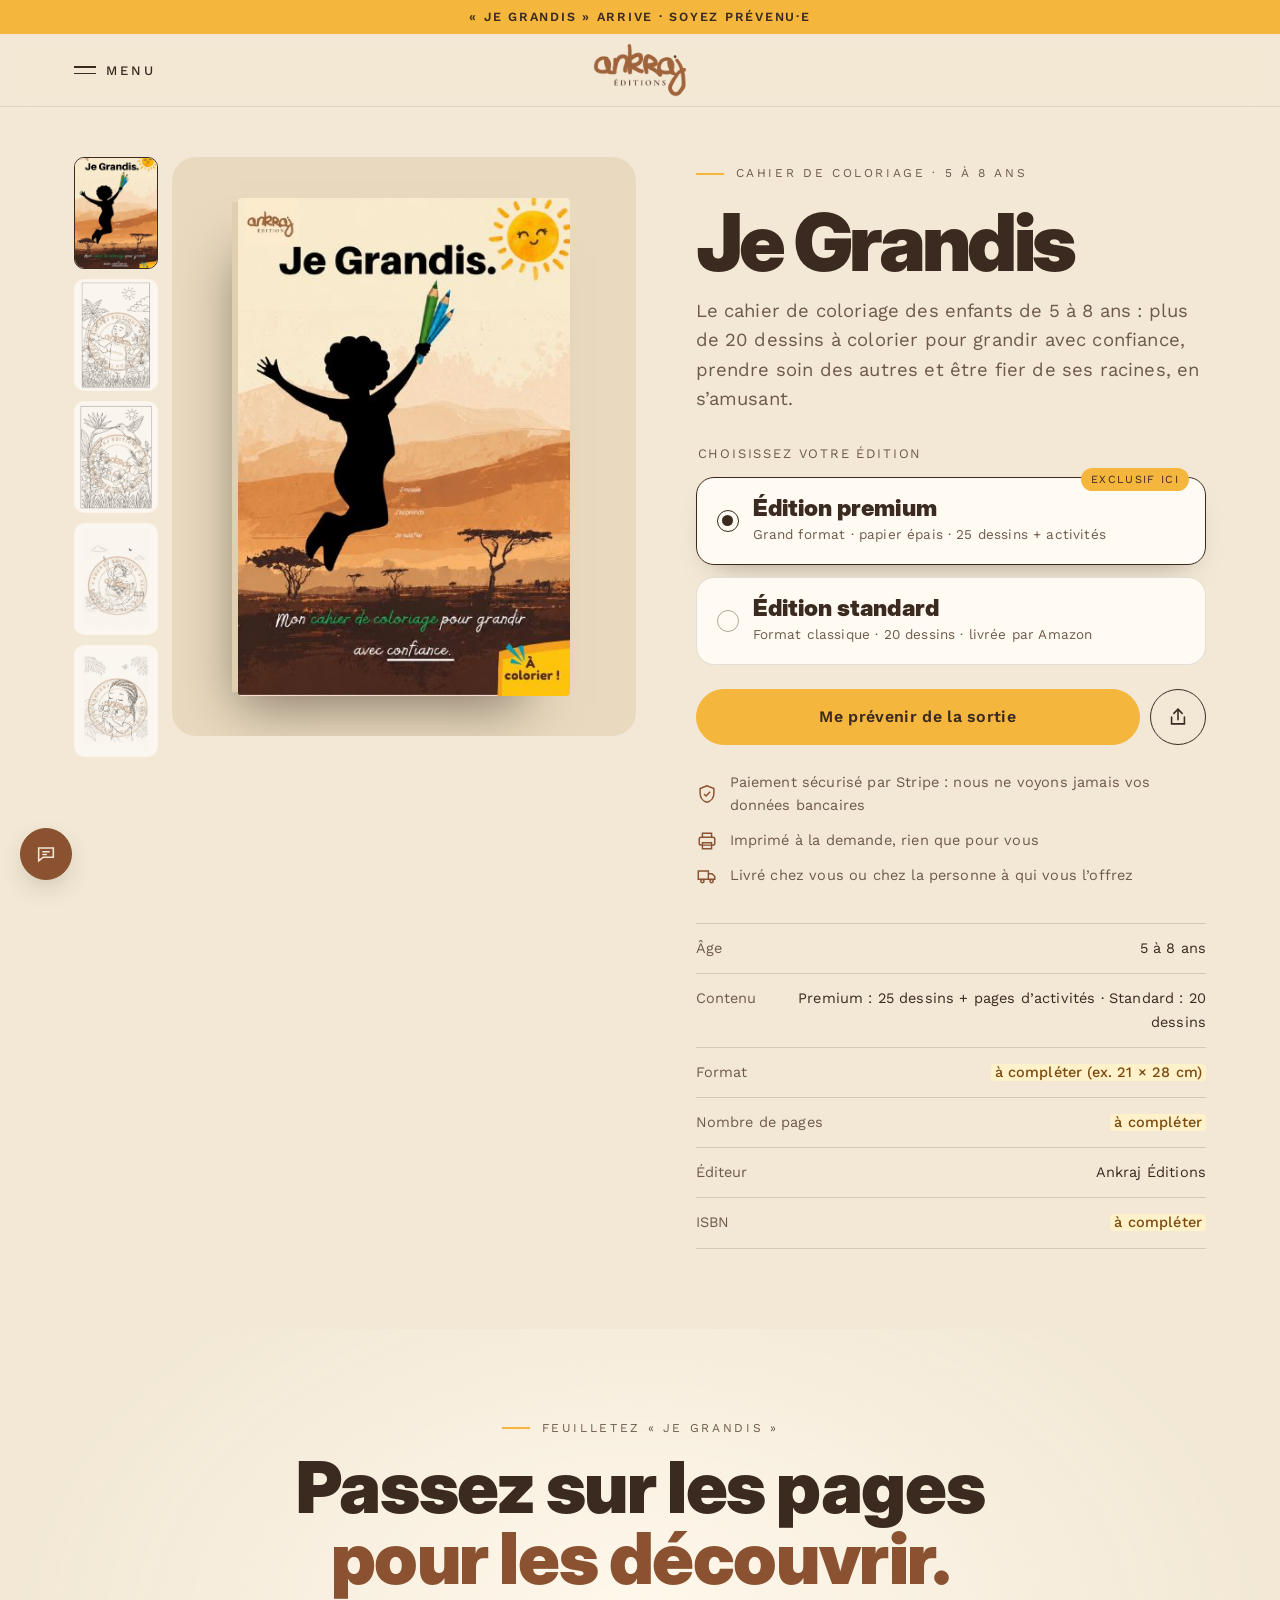
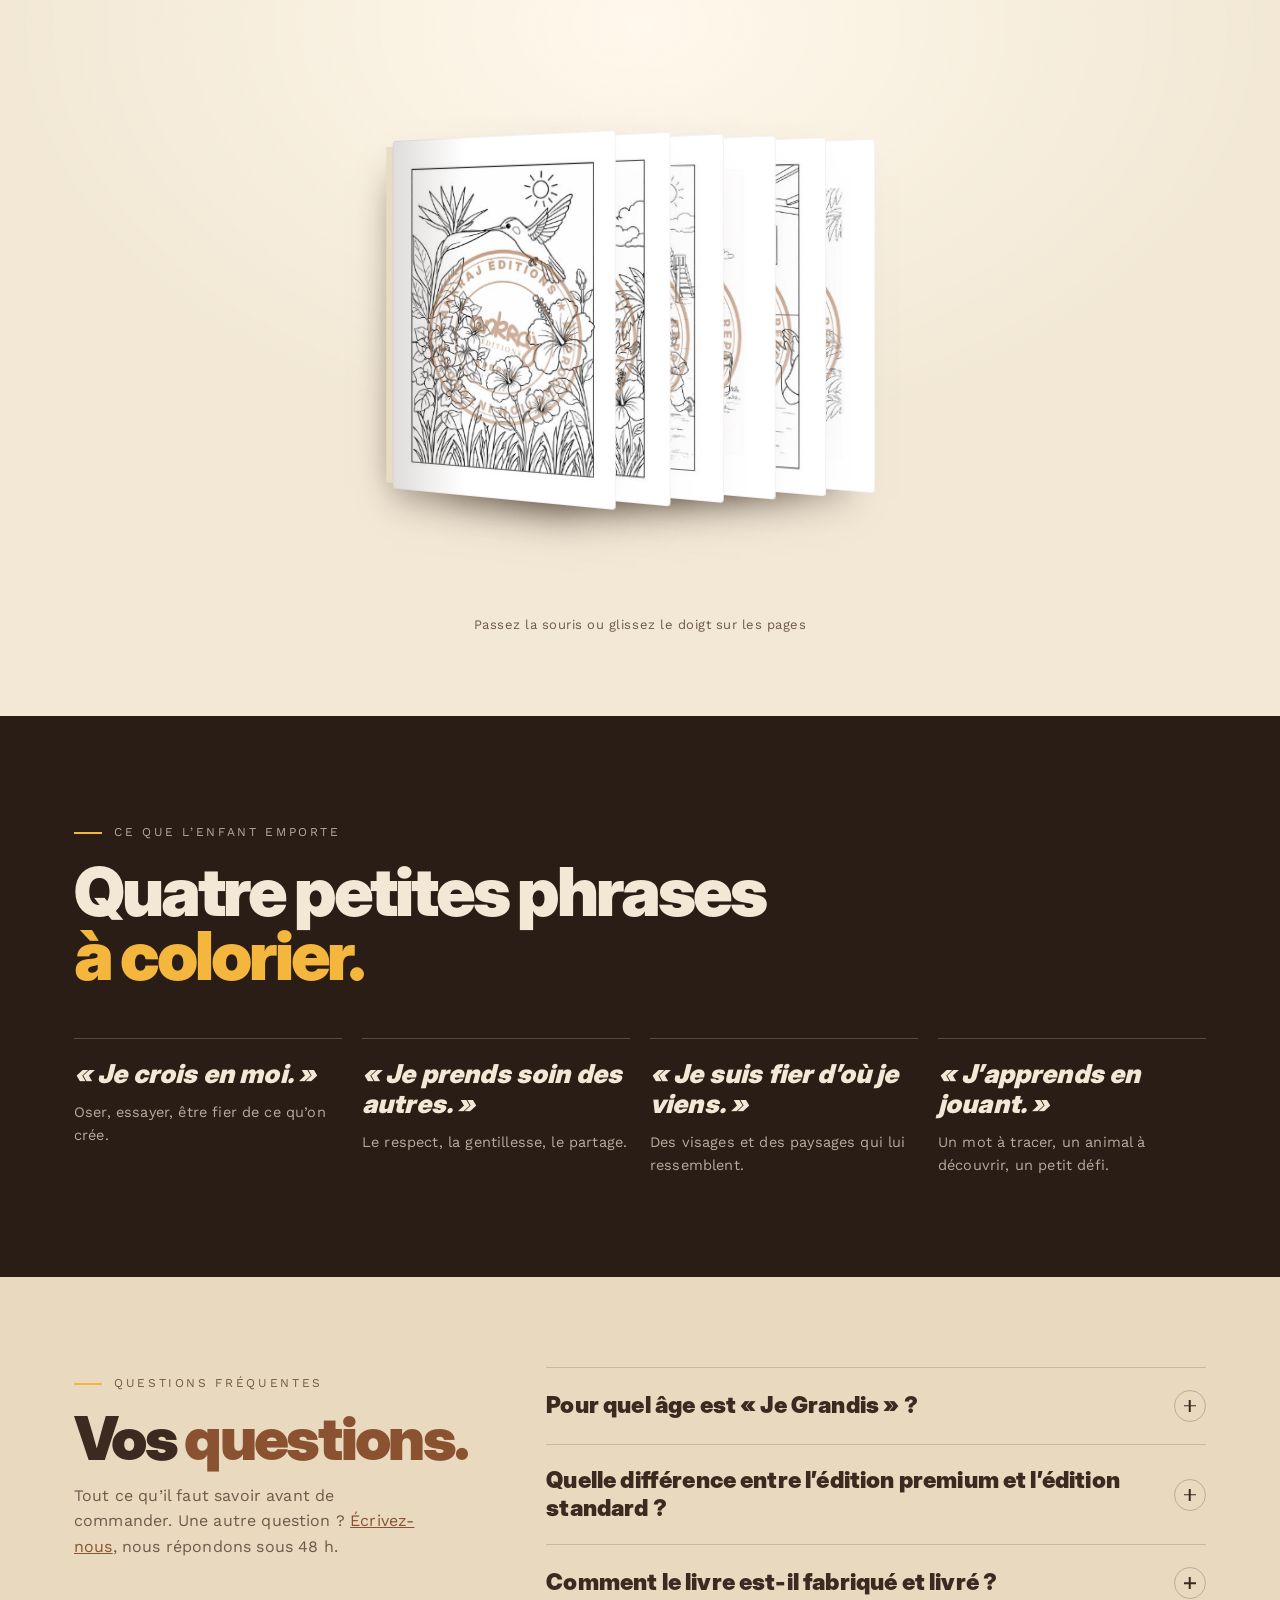
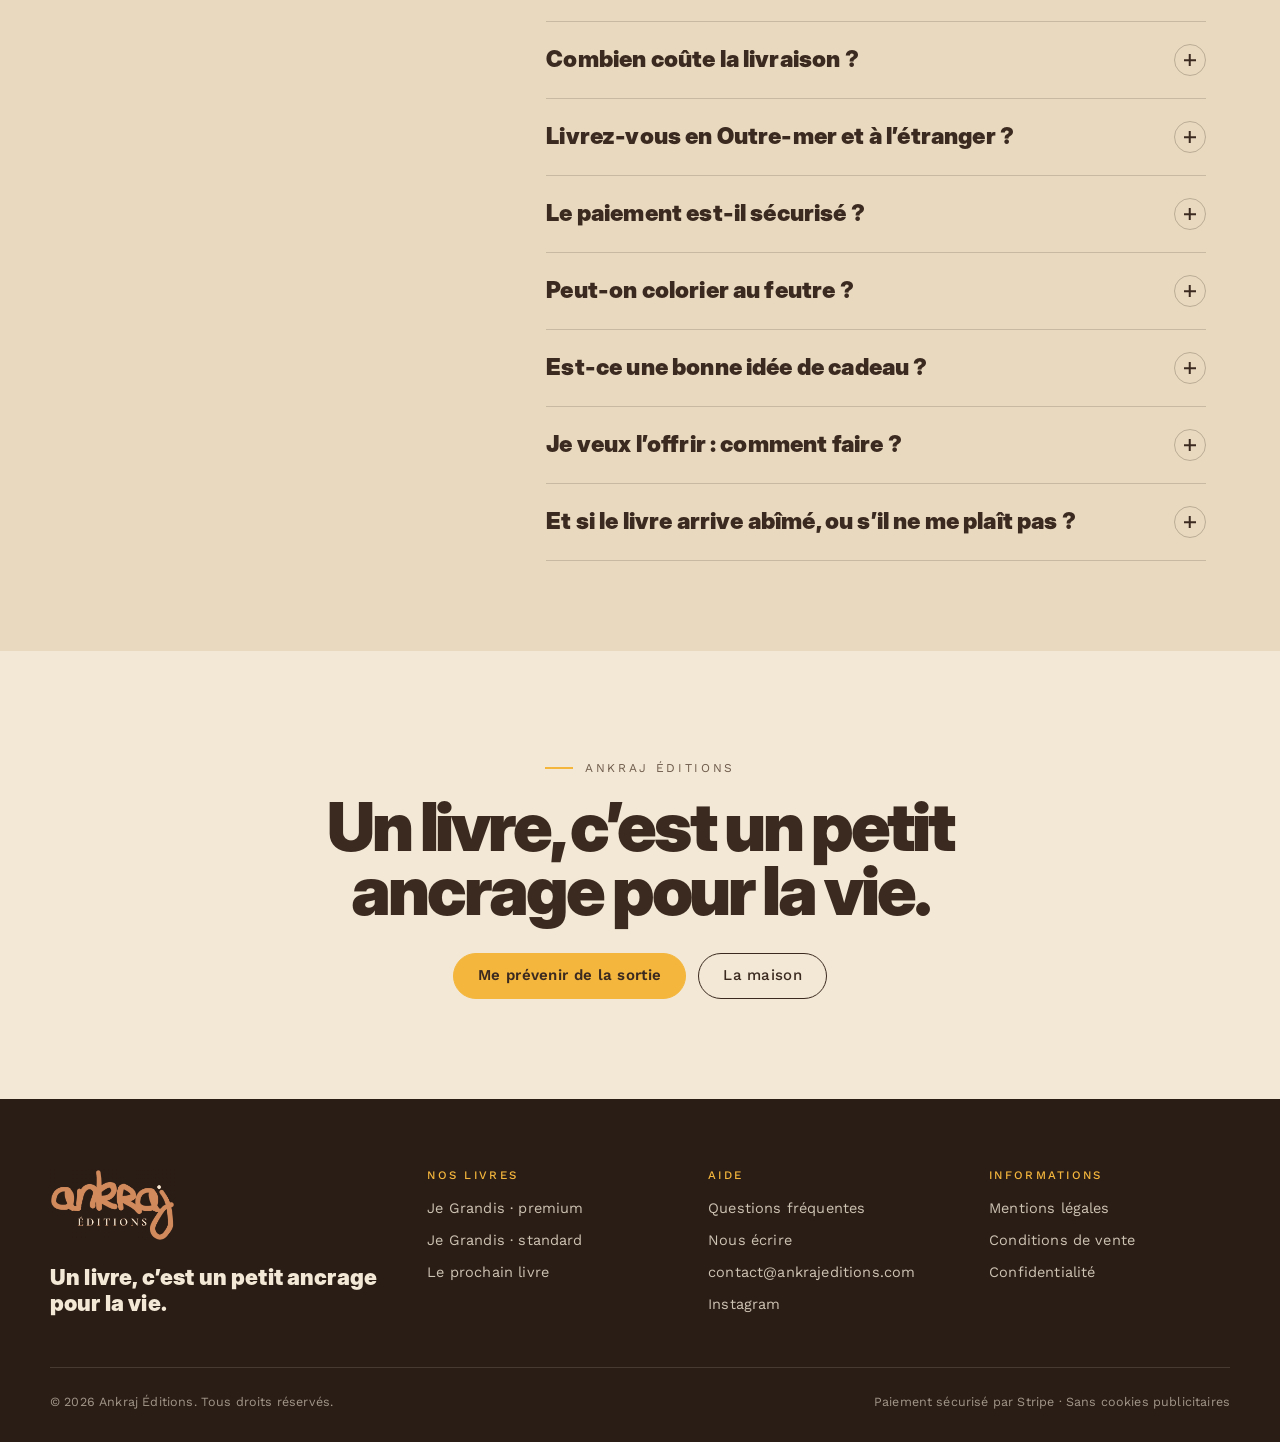
<file: je-grandis.html>
<!doctype html>
<html lang="fr">
<head>
<meta charset="utf-8">
<meta name="viewport" content="width=device-width,initial-scale=1">
<title>« Je Grandis » : cahier de coloriage enfant 5-8 ans à offrir</title>
<meta name="description" content="« Je Grandis » : plus de 20 dessins à colorier pour les 5-8 ans, pour grandir avec confiance et fierté de ses racines. Édition premium grand format, idéale à offrir.">
<link rel="canonical" href="https://ankrajeditions.com/je-grandis">
<meta name="robots" content="index, follow, max-image-preview:large">
<meta property="og:type" content="website"><meta property="og:site_name" content="Ankraj Éditions"><meta property="og:locale" content="fr_FR">
<meta property="og:url" content="https://ankrajeditions.com/je-grandis">
<meta property="og:title" content="« Je Grandis » : cahier de coloriage enfant 5-8 ans à offrir"><meta property="og:description" content="« Je Grandis » : plus de 20 dessins à colorier pour les 5-8 ans, pour grandir avec confiance et fierté de ses racines. Édition premium grand format, idéale à offrir.">
<meta property="og:image" content="https://ankrajeditions.com/og-image.jpg"><meta property="og:image:width" content="1200"><meta property="og:image:height" content="630"><meta property="og:image:alt" content="Je Grandis, cahier de coloriage pour enfants de 5 à 8 ans, Ankraj Éditions">
<meta name="twitter:card" content="summary_large_image">
<script type="application/ld+json">{"@context":"https://schema.org","@type":["Product","Book"],"@id":"https://ankrajeditions.com/je-grandis#livre","name":"Je Grandis, édition premium","description":"Cahier de coloriage pour enfants de 5 à 8 ans : 25 dessins à colorier pour grandir avec confiance, prendre soin des autres et être fier de ses racines. Grand format, papier crème épais, pages d’activités.","image":["https://ankrajeditions.com/img/cover.jpg","https://ankrajeditions.com/img/p08.jpg","https://ankrajeditions.com/img/p6.jpg","https://ankrajeditions.com/img/p12.jpg","https://ankrajeditions.com/img/p14.jpg"],"brand":{"@type":"Brand","name":"Ankraj Éditions"},"publisher":{"@id":"https://ankrajeditions.com/#organisation"},"inLanguage":"fr","bookFormat":"https://schema.org/Paperback","typicalAgeRange":"5-8","genre":"Cahier de coloriage pour enfants","audience":{"@type":"PeopleAudience","suggestedMinAge":5,"suggestedMaxAge":8}}</script>
<script type="application/ld+json">{"@context":"https://schema.org","@type":"FAQPage","mainEntity":[{"@type":"Question","name":"Pour quel âge est « Je Grandis » ?","acceptedAnswer":{"@type":"Answer","text":"Il est pensé pour les enfants de 5 à 8 ans. Les plus jeunes peuvent colorier avec un adulte, qui leur lit les « Le sais-tu ? » et les petites phrases."}},{"@type":"Question","name":"Quelle différence entre l’édition premium et l’édition standard ?","acceptedAnswer":{"@type":"Answer","text":"Premium : grand format, papier crème épais, 25 dessins et des pages d’activités, imprimée à la demande et vendue uniquement sur ce site. Standard : 20 dessins en format classique, imprimé et livré par Amazon."}},{"@type":"Question","name":"Le paiement est-il sécurisé ?","acceptedAnswer":{"@type":"Answer","text":"Oui. Le paiement se fait sur la page sécurisée de Stripe, utilisée par des millions de boutiques. Nous ne voyons jamais vos données bancaires."}},{"@type":"Question","name":"Peut-on colorier au feutre ?","acceptedAnswer":{"@type":"Answer","text":"Oui. Le papier de l’édition premium est épais, mais pour les feutres très encrés, glissez une feuille derrière la page. Les crayons de couleur donnent les plus beaux résultats."}},{"@type":"Question","name":"Est-ce une bonne idée de cadeau ?","acceptedAnswer":{"@type":"Answer","text":"Oui. Pour un anniversaire, Noël, la rentrée ou juste pour faire plaisir, « Je Grandis » est un cadeau qui occupe l’enfant tout en lui apprenant des choses. L’édition premium, en grand format sur papier crème épais, est pensée pour être offerte."}},{"@type":"Question","name":"Je veux l’offrir : comment faire ?","acceptedAnswer":{"@type":"Answer","text":"Indiquez simplement l’adresse de la personne lors du paiement. Le livre arrive directement chez elle, et la première page « Ce livre appartient à… » attend le prénom de l’enfant."}},{"@type":"Question","name":"Et si le livre arrive abîmé, ou s’il ne me plaît pas ?","acceptedAnswer":{"@type":"Answer","text":"Un livre abîmé ou mal imprimé est remplacé, sans frais. Vous disposez aussi de 14 jours après réception pour changer d’avis (voir nos conditions de vente)."}}]}</script>
<script type="application/ld+json">{"@context":"https://schema.org","@type":"BreadcrumbList","itemListElement":[{"@type":"ListItem","position":1,"name":"Accueil","item":"https://ankrajeditions.com/"},{"@type":"ListItem","position":2,"name":"Je Grandis","item":"https://ankrajeditions.com/je-grandis"}]}</script>
<meta name="theme-color" content="#F2E8D5">


<link rel="icon" type="image/png" href="img/favicon.png"><link rel="apple-touch-icon" href="img/apple-touch-icon.png">

<link rel="stylesheet" href="assets/css/style.css">
<link rel="stylesheet" href="assets/css/livre.css">
<script>document.documentElement.classList.add('js-st')</script>

</head>
<body class="">
<!-- ===== HAUT COMMUN : ne pas modifier ici → commun/haut.html puis outils/maj-commun.py ===== -->
<a class="skip" href="#contenu">Aller au contenu</a>
<div class="ann" role="region" aria-label="Annonces">
  <a class="is-on" href="je-grandis.html" data-ann-vente>« Je Grandis » · édition premium<span class="prix-sep"> ·&nbsp;</span><span data-price="premium"></span></a>
  <a href="je-grandis.html#standard" data-ann-vente>« Je Grandis » · édition standard · sur Amazon</a>
  <a href="je-grandis.html" data-attente-open data-ann-attente hidden>« Je Grandis » arrive · Soyez prévenu·e</a>
  <a href="notre-mission.html" data-ann-attente hidden>Maison d’édition afro-caribéenne</a>
</div>
<header class="hd">
  <div class="hd__in">
    <button class="menu-btn" type="button" aria-expanded="false" aria-controls="menu"><span class="burger-i" aria-hidden="true"><span></span><span></span></span><span class="menu-btn__t">Menu</span><span class="sr">Ouvrir le menu</span></button>
    <a class="brand" href="./" aria-label="Ankraj Éditions, accueil"><img src="img/logo-sm.png" alt="Ankraj Éditions" width="480" height="276"></a>
    <div class="hd__end"><button class="cart-btn" type="button" data-cart-open aria-label="Ouvrir le panier"><svg viewBox="0 0 24 24" fill="none" stroke="currentColor" stroke-width="1.7" stroke-linecap="round" stroke-linejoin="round" aria-hidden="true"><path d="M5 8h14l-1.2 11.2a1.5 1.5 0 0 1-1.5 1.3H7.7a1.5 1.5 0 0 1-1.5-1.3z"/><path d="M9 10V7a3 3 0 0 1 6 0v3"/></svg><span class="cart-btn__t">Panier</span><span class="cart-btn__n" data-cart-count hidden>0</span></button></div>
  </div>
</header>
<div class="fsm" id="menu" role="dialog" aria-modal="true" aria-label="Menu" aria-hidden="true">
  <div class="fsm__sun" aria-hidden="true"></div>
  <div class="fsm__top"><a class="brand" href="./" aria-label="Ankraj Éditions, accueil"><img src="img/logo-clair.png" alt="Ankraj Éditions" width="480" height="276"></a><button class="fsm__close" type="button">Fermer <i aria-hidden="true">×</i></button></div>
  <nav aria-label="Menu principal"><a href="./">Accueil</a><a href="je-grandis.html" aria-current="page">Je Grandis</a><a href="notre-mission.html">La maison</a><a href="je-grandis.html#faq">Questions</a><a href="contact.html">Contact</a></nav>
  <div class="fsm__foot"><a class="btn btn--terre" href="je-grandis.html">Découvrir « Je Grandis »</a><a href="#" data-email></a></div>
</div>
<!-- ===== FIN HAUT COMMUN ===== -->
<main id="contenu" tabindex="-1">
<section class="pd" id="acheter">
 <div class="wrap pd__grid">
  <div class="gal" data-gal>
   <div class="gal__thumbs" role="group" aria-label="Images du livre"><button type="button" data-src="img/cover.jpg" data-alt="Couverture de Je Grandis, cahier de coloriage pour enfants de 5 à 8 ans" aria-label="Voir : Couverture de Je Grandis" aria-current="true"><img src="img/cover.jpg" alt="" loading="lazy"></button><button type="button" data-src="img/p08.jpg" data-alt="Page : un garçon aux bras ouverts sous les palmiers" aria-label="Voir : Page : un garçon aux bras ouverts sous les palmiers"><img src="img/p08.jpg" alt="" loading="lazy"></button><button type="button" data-src="img/p6.jpg" data-alt="Page : colibri, oiseau du paradis, hibiscus" aria-label="Voir : Page : colibri, oiseau du paradis, hibiscus"><img src="img/p6.jpg" alt="" loading="lazy"></button><button type="button" data-src="img/p12.jpg" data-alt="Page : une danseuse en madras et son tambour" aria-label="Voir : Page : une danseuse en madras et son tambour"><img src="img/p12.jpg" alt="" loading="lazy"></button><button type="button" data-src="img/p14.jpg" data-alt="Page : une fille aux tresses qui sent une fleur" aria-label="Voir : Page : une fille aux tresses qui sent une fleur"><img src="img/p14.jpg" alt="" loading="lazy"></button></div>
   <div class="gal__main"><img src="img/cover.jpg" alt="Couverture de Je Grandis, cahier de coloriage pour enfants de 5 à 8 ans" width="365" height="548" oncontextmenu="return false" draggable="false"></div>
  </div>
  <div>
   <p class="kicker">Cahier de coloriage · 5 à 8 ans</p>
   <h1>Je Grandis</h1>
   <p class="pd__lead">Le cahier de coloriage des enfants de 5 à 8 ans : plus de 20 dessins à colorier pour grandir avec confiance, prendre soin des autres et être fier de ses racines, en s’amusant.</p>
   <fieldset class="ed-pick" data-ed>
    <legend>Choisissez votre édition</legend>
    <label class="ed-opt"><span class="ed-tag">Exclusif ici</span><input type="radio" name="ed" value="premium" checked><span><b>Édition premium</b><small>Grand format · papier épais · 25 dessins + activités</small></span><em data-price="premium"></em></label>
    <label class="ed-opt" id="standard"><input type="radio" name="ed" value="standard"><span><b>Édition standard</b><small>Format classique · 20 dessins · livrée par Amazon</small></span><em data-price="standard"></em></label>
   </fieldset>
   <div class="pd__buy">
    <button class="btn btn--terre" type="button" data-add="premium" data-buy-main>Ajouter au panier</button>
    <a class="btn btn--ghost" href="#" data-buy="premium" data-buy-main>Acheter maintenant</a>
    <a class="btn" href="#" data-buy="standard" data-buy-main hidden>Acheter sur Amazon</a>
    <button class="btn btn--ghost share" type="button" data-share aria-label="Partager"><svg viewBox="0 0 24 24" width="22" height="22" fill="none" stroke="currentColor" stroke-width="1.7" stroke-linecap="round"><path d="M12 15V3.5M7.5 8 12 3.5 16.5 8"/><path d="M5 12v7.5h14V12"/></svg><span>Partager</span></button>
   </div>
   <ul class="trust">
    <li><svg viewBox="0 0 24 24" fill="none" stroke="currentColor" stroke-width="1.6"><path d="M12 3 4.5 6v5.5c0 4.6 3.2 8.4 7.5 9.5 4.3-1.1 7.5-4.9 7.5-9.5V6z"/><path d="m8.8 12 2.2 2.2 4.4-4.6"/></svg>Paiement sécurisé par Stripe : nous ne voyons jamais vos données bancaires</li>
    <li><svg viewBox="0 0 24 24" fill="none" stroke="currentColor" stroke-width="1.6"><path d="M7 8V3.5h10V8"/><rect x="3.5" y="8" width="17" height="8.5" rx="2"/><path d="M7 14h10v6.5H7z"/></svg>Imprimé à la demande, rien que pour vous</li>
    <li><svg viewBox="0 0 24 24" fill="none" stroke="currentColor" stroke-width="1.6"><path d="M2.5 6.5h11v9h-11zM13.5 9.5h4l3 3v3h-7"/><circle cx="7" cy="17.5" r="1.8"/><circle cx="17" cy="17.5" r="1.8"/></svg>Livré chez vous ou chez la personne à qui vous l’offrez</li>
   </ul>
   <dl class="spec">
    <div><dt>Âge</dt><dd>5 à 8 ans</dd></div>
    <div><dt>Contenu</dt><dd>Premium : 25 dessins + pages d’activités · Standard : 20 dessins</dd></div>
    <div><dt>Format</dt><dd><span class="todo">à compléter (ex. 21 × 28 cm)</span></dd></div>
    <div><dt>Nombre de pages</dt><dd><span class="todo">à compléter</span></dd></div>
    <div><dt>Éditeur</dt><dd>Ankraj Éditions</dd></div>
    <div><dt>ISBN</dt><dd><span class="todo">à compléter</span></dd></div>
   </dl>
  </div>
 </div>
</section>

<section class="akf" data-akf>
  <div class="akf__head">
    <p class="akf__kicker">Feuilletez « Je Grandis »</p>
    <h2 class="akf__title">Passez sur les pages<br><span>pour les découvrir.</span></h2>
  </div>
  <div class="akf__stage" data-akf-stage>
    <div class="akf__row" data-akf-row>
      <figure class="akf__page" data-akf-page><img src="img/p6.jpg" alt="Page à colorier de Je Grandis : un colibri parmi les fleurs" width="520" height="737" loading="lazy" draggable="false"></figure>
      <figure class="akf__page" data-akf-page><img src="img/p08.jpg" alt="Page à colorier de Je Grandis : un garçon aux bras ouverts sous les palmiers" width="520" height="737" loading="lazy" draggable="false"></figure>
      <figure class="akf__page" data-akf-page><img src="img/p09.jpg" alt="Page à colorier de Je Grandis : des enfants qui courent et jouent ensemble" width="520" height="737" loading="lazy" draggable="false"></figure>
      <figure class="akf__page" data-akf-page><img src="img/p12.jpg" alt="Page à colorier de Je Grandis : une danseuse en madras et son tambour" width="520" height="737" loading="lazy" draggable="false"></figure>
      <figure class="akf__page" data-akf-page><img src="img/p13.jpg" alt="Page à colorier de Je Grandis : un garçon qui joue du tambour" width="520" height="737" loading="lazy" draggable="false"></figure>
      <figure class="akf__page" data-akf-page><img src="img/p14.jpg" alt="Page à colorier de Je Grandis : une fille aux tresses qui sent une fleur" width="520" height="737" loading="lazy" draggable="false"></figure>
    </div></div>
  <p class="akf__hint">Passez la souris ou glissez le doigt sur les pages</p>
</section>

<section class="vals">
 <div class="wrap">
  <p class="kicker">Ce que l’enfant emporte</p>
  <h2>Quatre petites phrases <em>à colorier.</em></h2>
  <div class="vals__grid">
   <div class="val"><q>Je crois en moi.</q><p>Oser, essayer, être fier de ce qu’on crée.</p></div>
   <div class="val"><q>Je prends soin des autres.</q><p>Le respect, la gentillesse, le partage.</p></div>
   <div class="val"><q>Je suis fier d’où je viens.</q><p>Des visages et des paysages qui lui ressemblent.</p></div>
   <div class="val"><q>J’apprends en jouant.</q><p>Un mot à tracer, un animal à découvrir, un petit défi.</p></div>
  </div>
 </div>
</section>
<section class="faq" id="faq" aria-labelledby="faq-t">
  <div class="wrap faq__grid">
    <div class="faq__aside"><p class="kicker">Questions fréquentes</p><h2 id="faq-t">Vos <em>questions.</em></h2><p>Tout ce qu’il faut savoir avant de commander. Une autre question ? <a href="contact.html">Écrivez-nous</a>, nous répondons sous 48 h.</p></div>
    <div><details class="qa"><summary>Pour quel âge est « Je Grandis » ?<i aria-hidden="true"></i></summary><div class="qa__a"><div><p>Il est pensé pour les enfants de <strong>5 à 8 ans</strong>. Les plus jeunes peuvent colorier avec un adulte, qui leur lit les « Le sais-tu ? » et les petites phrases.</p></div></div></details><details class="qa"><summary>Quelle différence entre l’édition premium et l’édition standard ?<i aria-hidden="true"></i></summary><div class="qa__a"><div><p><strong>Premium</strong> : grand format, papier crème épais, 25 dessins et des pages d’activités, imprimée à la demande et vendue uniquement sur ce site.</p><p><strong>Standard</strong> : 20 dessins en format classique, imprimé et livré par Amazon.</p></div></div></details><details class="qa"><summary>Comment le livre est-il fabriqué et livré ?<i aria-hidden="true"></i></summary><div class="qa__a"><div><p>Chaque exemplaire premium est imprimé à la demande pour vous par notre imprimeur partenaire, puis expédié à l’adresse indiquée au paiement. Comptez en général <span class="todo">7 à 12 jours ouvrés</span> en France métropolitaine.</p></div></div></details><details class="qa"><summary>Combien coûte la livraison ?<i aria-hidden="true"></i></summary><div class="qa__a"><div><p>Les frais de livraison s’affichent clairement avant de payer, sur la page de paiement. <span class="todo">Livraison : tarif à confirmer</span></p></div></div></details><details class="qa"><summary>Livrez-vous en Outre-mer et à l’étranger ?<i aria-hidden="true"></i></summary><div class="qa__a"><div><p><span class="todo">À confirmer avec l’imprimeur : Martinique, Guadeloupe, Guyane, Réunion, Belgique, Suisse…</span></p></div></div></details><details class="qa"><summary>Le paiement est-il sécurisé ?<i aria-hidden="true"></i></summary><div class="qa__a"><div><p>Oui. Le paiement se fait sur la page sécurisée de <strong>Stripe</strong>, utilisée par des millions de boutiques. Nous ne voyons jamais vos données bancaires.</p></div></div></details><details class="qa"><summary>Peut-on colorier au feutre ?<i aria-hidden="true"></i></summary><div class="qa__a"><div><p>Oui. Le papier de l’édition premium est épais, mais pour les feutres très encrés, glissez une feuille derrière la page. Les crayons de couleur donnent les plus beaux résultats.</p></div></div></details><details class="qa"><summary>Est-ce une bonne idée de cadeau ?<i aria-hidden="true"></i></summary><div class="qa__a"><div><p>Oui. Pour un anniversaire, Noël, la rentrée ou juste pour faire plaisir, « Je Grandis » est un cadeau qui occupe l’enfant tout en lui apprenant des choses. L’édition premium, en grand format sur papier crème épais, est pensée pour être offerte.</p></div></div></details><details class="qa"><summary>Je veux l’offrir : comment faire ?<i aria-hidden="true"></i></summary><div class="qa__a"><div><p>Indiquez simplement l’adresse de la personne lors du paiement. Le livre arrive directement chez elle, et la première page « Ce livre appartient à… » attend le prénom de l’enfant.</p></div></div></details><details class="qa"><summary>Et si le livre arrive abîmé, ou s’il ne me plaît pas ?<i aria-hidden="true"></i></summary><div class="qa__a"><div><p>Un livre abîmé ou mal imprimé est remplacé, sans frais. Vous disposez aussi de 14 jours après réception pour changer d’avis (voir nos <a href="cgv.html">conditions de vente</a>).</p></div></div></details></div>
  </div>
</section>
<section class="endcta">
 <div class="wrap"><p class="kicker">Ankraj Éditions</p><h2>Un livre, c’est un petit ancrage pour la vie.</h2>
 <div class="btns"><a class="btn btn--terre" href="#acheter" data-buy="premium">Acheter<span class="prix-sep"> ·&nbsp;</span><span data-price="premium"></span></a><a class="btn btn--ghost" href="notre-mission.html">La maison</a></div></div>
</section>
</main>
<!-- ===== BAS COMMUN : ne pas modifier ici → commun/bas.html puis outils/maj-commun.py ===== -->
<footer class="ft">
  <div class="ft__in">
    <div><a class="brand" href="./" aria-label="Ankraj Éditions, accueil"><img src="img/logo-clair.png" alt="Ankraj Éditions" width="480" height="276"></a><p class="ft__tag">Un livre, c’est un petit ancrage pour la vie.</p></div>
    <div><h4>Nos livres</h4><ul><li><a href="je-grandis.html">Je Grandis · premium</a></li><li><a href="je-grandis.html#standard">Je Grandis · standard</a></li><li><a href="./#akh-next">Le prochain livre</a></li></ul></div>
    <div><h4>Aide</h4><ul><li><a href="je-grandis.html#faq">Questions fréquentes</a></li><li><a href="contact.html">Nous écrire</a></li><li><a href="#" data-email></a></li><li><a href="#" data-ig target="_blank" rel="noopener">Instagram</a></li></ul></div>
    <div><h4>Informations</h4><ul><li><a href="mentions-legales.html">Mentions légales</a></li><li><a href="cgv.html">Conditions de vente</a></li><li><a href="confidentialite.html">Confidentialité</a></li></ul></div>
  </div>
  <div class="ft__bottom"><span>© <span data-year>2026</span> Ankraj Éditions. Tous droits réservés.</span><span>Paiement sécurisé par Stripe · Sans cookies publicitaires</span></div>
</footer>
<button class="fab fab--contact" type="button" aria-label="Nous contacter" aria-expanded="false" aria-controls="cmenu"><svg viewBox="0 0 24 24" fill="none" stroke="currentColor" stroke-width="1.7"><path d="M4 5.5h16v10H9l-5 4z"/><path d="M8 9.5h8M8 12.5h5"/></svg></button>
<div class="cmenu" id="cmenu">
  <a data-c="mail" href="contact.html"><svg viewBox="0 0 24 24" fill="none" stroke="currentColor" stroke-width="1.6"><rect x="3" y="5" width="18" height="14" rx="2.5"/><path d="m4 7 8 6 8-6"/></svg>Écrire un e-mail</a>
  <a data-c="ig" href="#" target="_blank" rel="noopener"><svg viewBox="0 0 24 24" fill="none" stroke="currentColor" stroke-width="1.6"><rect x="3.5" y="3.5" width="17" height="17" rx="5"/><circle cx="12" cy="12" r="4"/><circle cx="17.3" cy="6.7" r=".9" fill="currentColor"/></svg>Instagram</a>
  <a data-c="wa" href="#" target="_blank" rel="noopener"><svg viewBox="0 0 24 24" fill="none" stroke="currentColor" stroke-width="1.6"><path d="M4 20l1.2-4A8 8 0 1 1 8 18.8z"/><path d="M9 9.5c0 3 2.5 5.5 5.5 5.5l1-1.5-2-1-1 .8a4 4 0 0 1-1.8-1.8l.8-1-1-2z"/></svg>WhatsApp</a>
  <a href="contact.html"><svg viewBox="0 0 24 24" fill="none" stroke="currentColor" stroke-width="1.6"><path d="M5 4h14v16H5z"/><path d="M8 9h8M8 13h8M8 17h5"/></svg>Formulaire de contact</a>
</div>
<button class="fab fab--top" type="button" aria-label="Revenir en haut de la page"><svg viewBox="0 0 24 24" fill="none" stroke="currentColor" stroke-width="1.8" stroke-linecap="round"><path d="M12 19V5M6 11l6-6 6 6"/></svg></button>
<div class="cart" data-cart aria-hidden="true">
  <div class="cart__veil" data-cart-close></div>
  <aside class="cart__box" role="dialog" aria-modal="true" aria-labelledby="cart-t">
    <div class="cart__hd"><h2 id="cart-t">Votre panier</h2><button class="cart__x" type="button" data-cart-close aria-label="Fermer le panier">×</button></div>
    <div class="cart__empty" data-cart-empty><p>Votre panier est vide.</p><a class="btn btn--terre" href="je-grandis.html">Voir « Je Grandis »</a></div>
    <div class="cart__full" data-cart-full hidden>
      <div class="cart__line">
        <img src="img/cover.jpg" alt="" width="72" height="108">
        <div class="cart__info"><b>Je Grandis</b><small>Édition premium</small><span data-price="premium"></span></div>
        <div class="qty"><button type="button" data-qty="-1" aria-label="Retirer un exemplaire">−</button><output data-cart-qty>1</output><button type="button" data-qty="1" aria-label="Ajouter un exemplaire">+</button></div>
      </div>
      <button class="cart__rm" type="button" data-cart-remove>Retirer du panier</button>
      <div class="cart__tot"><span>Total</span><b data-cart-total></b></div>
      <p class="cart__note">Livraison calculée à l’étape suivante. Paiement sécurisé par Stripe.</p>
      <p class="cart__note" data-cart-qnote hidden>Vous confirmerez la quantité (<b data-cart-qty2>2</b>) sur la page de paiement.</p>
      <a class="btn btn--terre cart__go" href="je-grandis.html#acheter" data-buy="premium" data-checkout>Commander</a>
      <button class="cart__more" type="button" data-cart-close>Continuer mes achats</button>
    </div>
  </aside>
</div>
<div class="toast" data-toast role="status" aria-live="polite"></div>
<dialog class="dlg" id="dlg-soon" aria-labelledby="dlg-t">
  <div class="dlg__in">
    <div class="dlg__sun" aria-hidden="true"></div>
    <h2 id="dlg-t">Presque prêt !</h2>
    <p data-soon-what>Le paiement en ligne de l'édition premium ouvre très bientôt.</p>
    <p>Laissez votre e-mail en bas de l'accueil pour être prévenu·e en premier.</p>
    <div class="btns"><a class="btn" href="./#akh-next" data-close>Être prévenu·e</a><button class="btn btn--ghost" type="button" data-close>Fermer</button></div>
  </div>
</dialog>
<dialog class="dlg dlg--attente" id="dlg-attente" aria-labelledby="dlg-attente-t">
  <div class="dlg__in">
    <p class="kicker">Premier titre</p>
    <h2 id="dlg-attente-t">« Je Grandis » arrive.</h2>
    <p>Laissez votre e-mail : nous vous écrivons une seule fois, le jour de la sortie.</p>
    <form data-form="newsletter" name="attente" method="POST" data-netlify="true" netlify-honeypot="_gotcha" novalidate>
      <input type="hidden" name="form-name" value="attente"><input type="hidden" name="liste" value="sortie-je-grandis">
      <input type="text" name="_gotcha" tabindex="-1" autocomplete="off" class="sr" aria-hidden="true">
      <div class="notice notice--ok" role="status"><svg viewBox="0 0 24 24" fill="none" stroke="currentColor" stroke-width="2"><circle cx="12" cy="12" r="9.5"/><path d="m7.5 12.5 3 3 6-6.5"/></svg><span></span></div>
      <div class="notice notice--err" role="alert"><svg viewBox="0 0 24 24" fill="none" stroke="currentColor" stroke-width="2"><circle cx="12" cy="12" r="9.5"/><path d="M12 7v6M12 16.5v.5"/></svg><span></span></div>
      <div class="notice notice--info" role="status"><svg viewBox="0 0 24 24" fill="none" stroke="currentColor" stroke-width="2"><circle cx="12" cy="12" r="9.5"/><path d="M12 7v6M12 16.5v.5"/></svg><span></span></div>
      <div class="field"><label for="att-mail">Votre adresse e-mail</label><input id="att-mail" name="email" type="email" required autocomplete="email"><span class="field__err" aria-live="polite"></span></div>
      <p class="dlg__rgpd">Votre adresse sert uniquement à vous prévenir de la sortie. <a href="confidentialite.html">Confidentialité</a></p>
      <div class="btns"><button class="btn btn--terre" type="submit">Me prévenir</button><button class="btn btn--ghost" type="button" data-close>Fermer</button></div>
    </form>
  </div>
</dialog>
<!-- ===== FIN BAS COMMUN ===== -->
<script src="assets/js/config.js"></script>
<script src="assets/js/site.js" defer></script>
<script src="assets/js/livre.js" defer></script>
<!-- Statistiques sans cookies (Cloudflare Web Analytics ou Plausible) : coller ici le petit script fourni à la mise en ligne. -->
</body>
</html>
</file>
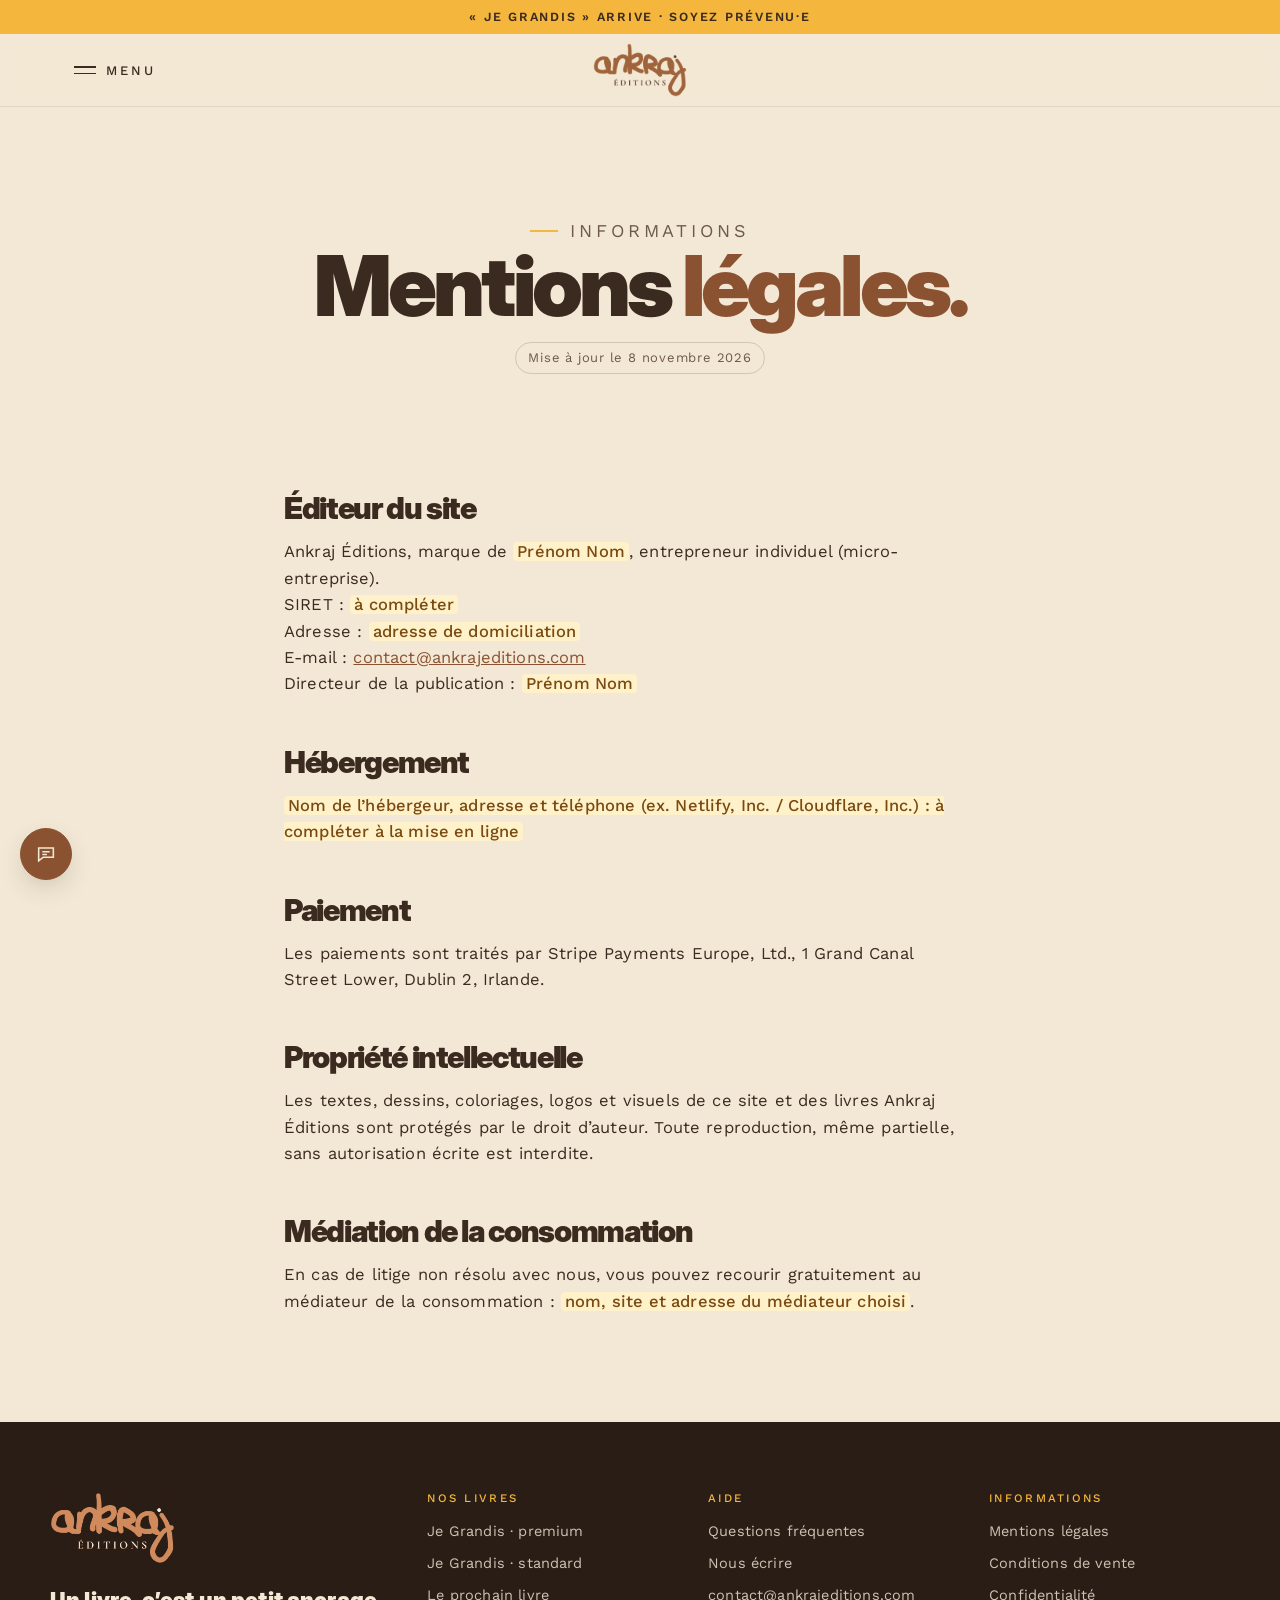
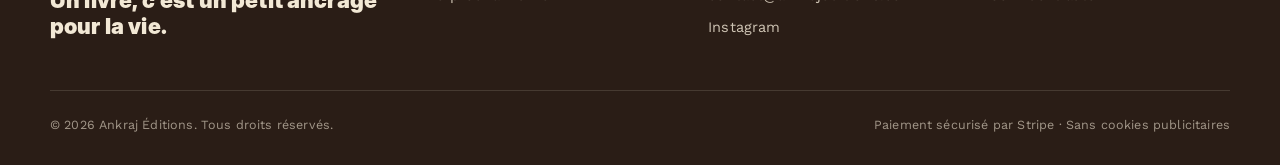
<file: mentions-legales.html>
<!doctype html>
<html lang="fr">
<head>
<meta charset="utf-8">
<meta name="viewport" content="width=device-width,initial-scale=1">
<title>Mentions légales · Ankraj Éditions</title>
<meta name="description" content="Mentions légales du site Ankraj Éditions.">
<link rel="canonical" href="https://ankrajeditions.com/mentions-legales">
<meta name="robots" content="noindex, follow">
<meta name="theme-color" content="#F2E8D5">


<link rel="icon" type="image/png" href="img/favicon.png"><link rel="apple-touch-icon" href="img/apple-touch-icon.png">

<link rel="stylesheet" href="assets/css/style.css">
<script>document.documentElement.classList.add('js-st')</script>

</head>
<body class="">
<!-- ===== HAUT COMMUN : ne pas modifier ici → commun/haut.html puis outils/maj-commun.py ===== -->
<a class="skip" href="#contenu">Aller au contenu</a>
<div class="ann" role="region" aria-label="Annonces">
  <a class="is-on" href="je-grandis.html" data-ann-vente>« Je Grandis » · édition premium<span class="prix-sep"> ·&nbsp;</span><span data-price="premium"></span></a>
  <a href="je-grandis.html#standard" data-ann-vente>« Je Grandis » · édition standard · sur Amazon</a>
  <a href="je-grandis.html" data-attente-open data-ann-attente hidden>« Je Grandis » arrive · Soyez prévenu·e</a>
  <a href="notre-mission.html" data-ann-attente hidden>Maison d’édition afro-caribéenne</a>
</div>
<header class="hd">
  <div class="hd__in">
    <button class="menu-btn" type="button" aria-expanded="false" aria-controls="menu"><span class="burger-i" aria-hidden="true"><span></span><span></span></span><span class="menu-btn__t">Menu</span><span class="sr">Ouvrir le menu</span></button>
    <a class="brand" href="./" aria-label="Ankraj Éditions, accueil"><img src="img/logo-sm.png" alt="Ankraj Éditions" width="480" height="276"></a>
    <div class="hd__end"><button class="cart-btn" type="button" data-cart-open aria-label="Ouvrir le panier"><svg viewBox="0 0 24 24" fill="none" stroke="currentColor" stroke-width="1.7" stroke-linecap="round" stroke-linejoin="round" aria-hidden="true"><path d="M5 8h14l-1.2 11.2a1.5 1.5 0 0 1-1.5 1.3H7.7a1.5 1.5 0 0 1-1.5-1.3z"/><path d="M9 10V7a3 3 0 0 1 6 0v3"/></svg><span class="cart-btn__t">Panier</span><span class="cart-btn__n" data-cart-count hidden>0</span></button></div>
  </div>
</header>
<div class="fsm" id="menu" role="dialog" aria-modal="true" aria-label="Menu" aria-hidden="true">
  <div class="fsm__sun" aria-hidden="true"></div>
  <div class="fsm__top"><a class="brand" href="./" aria-label="Ankraj Éditions, accueil"><img src="img/logo-clair.png" alt="Ankraj Éditions" width="480" height="276"></a><button class="fsm__close" type="button">Fermer <i aria-hidden="true">×</i></button></div>
  <nav aria-label="Menu principal"><a href="./">Accueil</a><a href="je-grandis.html">Je Grandis</a><a href="notre-mission.html">La maison</a><a href="je-grandis.html#faq">Questions</a><a href="contact.html">Contact</a></nav>
  <div class="fsm__foot"><a class="btn btn--terre" href="je-grandis.html">Découvrir « Je Grandis »</a><a href="#" data-email></a></div>
</div>
<!-- ===== FIN HAUT COMMUN ===== -->
<main id="contenu" tabindex="-1">
<section class="page-hero"><div class="narrow"><p class="kicker">Informations</p><h1>Mentions <em>légales.</em></h1><span class="updated">Mise à jour le 8 novembre 2026</span></div></section>
<section class="prose"><div class="narrow">
<h2>Éditeur du site</h2>
<p>Ankraj Éditions, marque de <span class="todo">Prénom Nom</span>, entrepreneur individuel (micro-entreprise).<br>
SIRET : <span class="todo">à compléter</span><br>
Adresse : <span class="todo">adresse de domiciliation</span><br>
E-mail : <a href="#" data-email></a><br>
Directeur de la publication : <span class="todo">Prénom Nom</span></p>
<h2>Hébergement</h2>
<p><span class="todo">Nom de l’hébergeur, adresse et téléphone (ex. Netlify, Inc. / Cloudflare, Inc.) : à compléter à la mise en ligne</span></p>
<h2>Paiement</h2>
<p>Les paiements sont traités par Stripe Payments Europe, Ltd., 1 Grand Canal Street Lower, Dublin 2, Irlande.</p>
<h2>Propriété intellectuelle</h2>
<p>Les textes, dessins, coloriages, logos et visuels de ce site et des livres Ankraj Éditions sont protégés par le droit d’auteur. Toute reproduction, même partielle, sans autorisation écrite est interdite.</p>
<h2>Médiation de la consommation</h2>
<p>En cas de litige non résolu avec nous, vous pouvez recourir gratuitement au médiateur de la consommation : <span class="todo">nom, site et adresse du médiateur choisi</span>.</p></div></section>
</main>
<!-- ===== BAS COMMUN : ne pas modifier ici → commun/bas.html puis outils/maj-commun.py ===== -->
<footer class="ft">
  <div class="ft__in">
    <div><a class="brand" href="./" aria-label="Ankraj Éditions, accueil"><img src="img/logo-clair.png" alt="Ankraj Éditions" width="480" height="276"></a><p class="ft__tag">Un livre, c’est un petit ancrage pour la vie.</p></div>
    <div><h4>Nos livres</h4><ul><li><a href="je-grandis.html">Je Grandis · premium</a></li><li><a href="je-grandis.html#standard">Je Grandis · standard</a></li><li><a href="./#akh-next">Le prochain livre</a></li></ul></div>
    <div><h4>Aide</h4><ul><li><a href="je-grandis.html#faq">Questions fréquentes</a></li><li><a href="contact.html">Nous écrire</a></li><li><a href="#" data-email></a></li><li><a href="#" data-ig target="_blank" rel="noopener">Instagram</a></li></ul></div>
    <div><h4>Informations</h4><ul><li><a href="mentions-legales.html">Mentions légales</a></li><li><a href="cgv.html">Conditions de vente</a></li><li><a href="confidentialite.html">Confidentialité</a></li></ul></div>
  </div>
  <div class="ft__bottom"><span>© <span data-year>2026</span> Ankraj Éditions. Tous droits réservés.</span><span>Paiement sécurisé par Stripe · Sans cookies publicitaires</span></div>
</footer>
<button class="fab fab--contact" type="button" aria-label="Nous contacter" aria-expanded="false" aria-controls="cmenu"><svg viewBox="0 0 24 24" fill="none" stroke="currentColor" stroke-width="1.7"><path d="M4 5.5h16v10H9l-5 4z"/><path d="M8 9.5h8M8 12.5h5"/></svg></button>
<div class="cmenu" id="cmenu">
  <a data-c="mail" href="contact.html"><svg viewBox="0 0 24 24" fill="none" stroke="currentColor" stroke-width="1.6"><rect x="3" y="5" width="18" height="14" rx="2.5"/><path d="m4 7 8 6 8-6"/></svg>Écrire un e-mail</a>
  <a data-c="ig" href="#" target="_blank" rel="noopener"><svg viewBox="0 0 24 24" fill="none" stroke="currentColor" stroke-width="1.6"><rect x="3.5" y="3.5" width="17" height="17" rx="5"/><circle cx="12" cy="12" r="4"/><circle cx="17.3" cy="6.7" r=".9" fill="currentColor"/></svg>Instagram</a>
  <a data-c="wa" href="#" target="_blank" rel="noopener"><svg viewBox="0 0 24 24" fill="none" stroke="currentColor" stroke-width="1.6"><path d="M4 20l1.2-4A8 8 0 1 1 8 18.8z"/><path d="M9 9.5c0 3 2.5 5.5 5.5 5.5l1-1.5-2-1-1 .8a4 4 0 0 1-1.8-1.8l.8-1-1-2z"/></svg>WhatsApp</a>
  <a href="contact.html"><svg viewBox="0 0 24 24" fill="none" stroke="currentColor" stroke-width="1.6"><path d="M5 4h14v16H5z"/><path d="M8 9h8M8 13h8M8 17h5"/></svg>Formulaire de contact</a>
</div>
<button class="fab fab--top" type="button" aria-label="Revenir en haut de la page"><svg viewBox="0 0 24 24" fill="none" stroke="currentColor" stroke-width="1.8" stroke-linecap="round"><path d="M12 19V5M6 11l6-6 6 6"/></svg></button>
<div class="cart" data-cart aria-hidden="true">
  <div class="cart__veil" data-cart-close></div>
  <aside class="cart__box" role="dialog" aria-modal="true" aria-labelledby="cart-t">
    <div class="cart__hd"><h2 id="cart-t">Votre panier</h2><button class="cart__x" type="button" data-cart-close aria-label="Fermer le panier">×</button></div>
    <div class="cart__empty" data-cart-empty><p>Votre panier est vide.</p><a class="btn btn--terre" href="je-grandis.html">Voir « Je Grandis »</a></div>
    <div class="cart__full" data-cart-full hidden>
      <div class="cart__line">
        <img src="img/cover.jpg" alt="" width="72" height="108">
        <div class="cart__info"><b>Je Grandis</b><small>Édition premium</small><span data-price="premium"></span></div>
        <div class="qty"><button type="button" data-qty="-1" aria-label="Retirer un exemplaire">−</button><output data-cart-qty>1</output><button type="button" data-qty="1" aria-label="Ajouter un exemplaire">+</button></div>
      </div>
      <button class="cart__rm" type="button" data-cart-remove>Retirer du panier</button>
      <div class="cart__tot"><span>Total</span><b data-cart-total></b></div>
      <p class="cart__note">Livraison calculée à l’étape suivante. Paiement sécurisé par Stripe.</p>
      <p class="cart__note" data-cart-qnote hidden>Vous confirmerez la quantité (<b data-cart-qty2>2</b>) sur la page de paiement.</p>
      <a class="btn btn--terre cart__go" href="je-grandis.html#acheter" data-buy="premium" data-checkout>Commander</a>
      <button class="cart__more" type="button" data-cart-close>Continuer mes achats</button>
    </div>
  </aside>
</div>
<div class="toast" data-toast role="status" aria-live="polite"></div>
<dialog class="dlg" id="dlg-soon" aria-labelledby="dlg-t">
  <div class="dlg__in">
    <div class="dlg__sun" aria-hidden="true"></div>
    <h2 id="dlg-t">Presque prêt !</h2>
    <p data-soon-what>Le paiement en ligne de l'édition premium ouvre très bientôt.</p>
    <p>Laissez votre e-mail en bas de l'accueil pour être prévenu·e en premier.</p>
    <div class="btns"><a class="btn" href="./#akh-next" data-close>Être prévenu·e</a><button class="btn btn--ghost" type="button" data-close>Fermer</button></div>
  </div>
</dialog>
<dialog class="dlg dlg--attente" id="dlg-attente" aria-labelledby="dlg-attente-t">
  <div class="dlg__in">
    <p class="kicker">Premier titre</p>
    <h2 id="dlg-attente-t">« Je Grandis » arrive.</h2>
    <p>Laissez votre e-mail : nous vous écrivons une seule fois, le jour de la sortie.</p>
    <form data-form="newsletter" name="attente" method="POST" data-netlify="true" netlify-honeypot="_gotcha" novalidate>
      <input type="hidden" name="form-name" value="attente"><input type="hidden" name="liste" value="sortie-je-grandis">
      <input type="text" name="_gotcha" tabindex="-1" autocomplete="off" class="sr" aria-hidden="true">
      <div class="notice notice--ok" role="status"><svg viewBox="0 0 24 24" fill="none" stroke="currentColor" stroke-width="2"><circle cx="12" cy="12" r="9.5"/><path d="m7.5 12.5 3 3 6-6.5"/></svg><span></span></div>
      <div class="notice notice--err" role="alert"><svg viewBox="0 0 24 24" fill="none" stroke="currentColor" stroke-width="2"><circle cx="12" cy="12" r="9.5"/><path d="M12 7v6M12 16.5v.5"/></svg><span></span></div>
      <div class="notice notice--info" role="status"><svg viewBox="0 0 24 24" fill="none" stroke="currentColor" stroke-width="2"><circle cx="12" cy="12" r="9.5"/><path d="M12 7v6M12 16.5v.5"/></svg><span></span></div>
      <div class="field"><label for="att-mail">Votre adresse e-mail</label><input id="att-mail" name="email" type="email" required autocomplete="email"><span class="field__err" aria-live="polite"></span></div>
      <p class="dlg__rgpd">Votre adresse sert uniquement à vous prévenir de la sortie. <a href="confidentialite.html">Confidentialité</a></p>
      <div class="btns"><button class="btn btn--terre" type="submit">Me prévenir</button><button class="btn btn--ghost" type="button" data-close>Fermer</button></div>
    </form>
  </div>
</dialog>
<!-- ===== FIN BAS COMMUN ===== -->
<script src="assets/js/config.js"></script>
<script src="assets/js/site.js" defer></script>
<!-- Statistiques sans cookies (Cloudflare Web Analytics ou Plausible) : coller ici le petit script fourni à la mise en ligne. -->
</body>
</html>
</file>
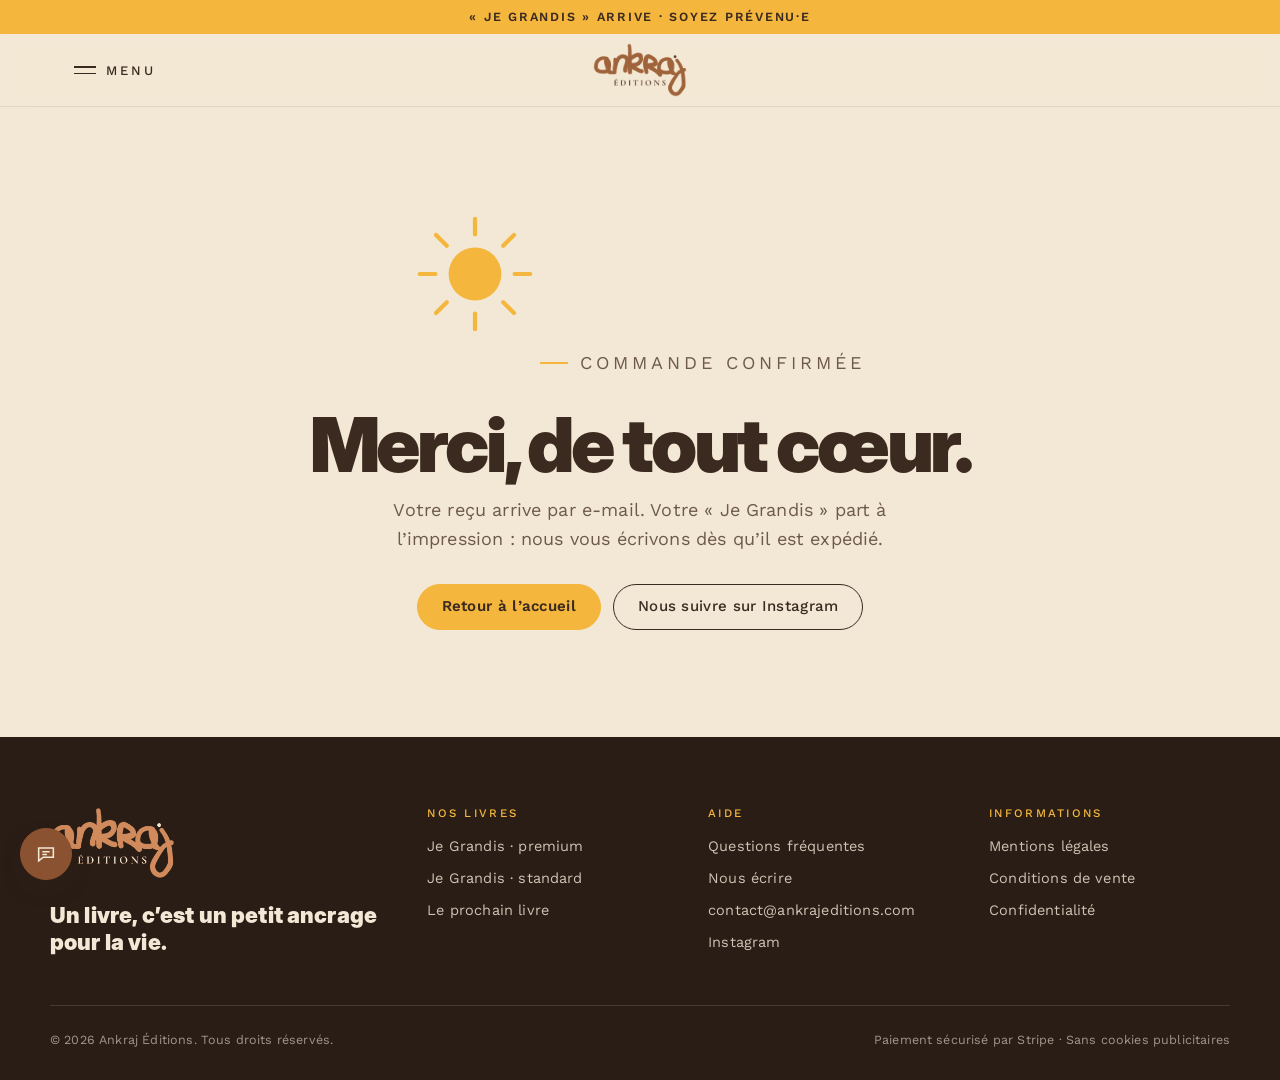
<file: merci.html>
<!doctype html>
<html lang="fr">
<head>
<meta charset="utf-8">
<meta name="viewport" content="width=device-width,initial-scale=1">
<title>Merci pour votre commande · Ankraj Éditions</title>
<meta name="description" content="Votre commande est confirmée.">
<link rel="canonical" href="https://ankrajeditions.com/merci">
<meta name="robots" content="noindex, follow">
<meta name="theme-color" content="#F2E8D5">


<link rel="icon" type="image/png" href="img/favicon.png"><link rel="apple-touch-icon" href="img/apple-touch-icon.png">

<link rel="stylesheet" href="assets/css/style.css">
<script>document.documentElement.classList.add('js-st')</script>

</head>
<body class="">
<!-- ===== HAUT COMMUN : ne pas modifier ici → commun/haut.html puis outils/maj-commun.py ===== -->
<a class="skip" href="#contenu">Aller au contenu</a>
<div class="ann" role="region" aria-label="Annonces">
  <a class="is-on" href="je-grandis.html" data-ann-vente>« Je Grandis » · édition premium<span class="prix-sep"> ·&nbsp;</span><span data-price="premium"></span></a>
  <a href="je-grandis.html#standard" data-ann-vente>« Je Grandis » · édition standard · sur Amazon</a>
  <a href="je-grandis.html" data-attente-open data-ann-attente hidden>« Je Grandis » arrive · Soyez prévenu·e</a>
  <a href="notre-mission.html" data-ann-attente hidden>Maison d’édition afro-caribéenne</a>
</div>
<header class="hd">
  <div class="hd__in">
    <button class="menu-btn" type="button" aria-expanded="false" aria-controls="menu"><span class="burger-i" aria-hidden="true"><span></span><span></span></span><span class="menu-btn__t">Menu</span><span class="sr">Ouvrir le menu</span></button>
    <a class="brand" href="./" aria-label="Ankraj Éditions, accueil"><img src="img/logo-sm.png" alt="Ankraj Éditions" width="480" height="276"></a>
    <div class="hd__end"><button class="cart-btn" type="button" data-cart-open aria-label="Ouvrir le panier"><svg viewBox="0 0 24 24" fill="none" stroke="currentColor" stroke-width="1.7" stroke-linecap="round" stroke-linejoin="round" aria-hidden="true"><path d="M5 8h14l-1.2 11.2a1.5 1.5 0 0 1-1.5 1.3H7.7a1.5 1.5 0 0 1-1.5-1.3z"/><path d="M9 10V7a3 3 0 0 1 6 0v3"/></svg><span class="cart-btn__t">Panier</span><span class="cart-btn__n" data-cart-count hidden>0</span></button></div>
  </div>
</header>
<div class="fsm" id="menu" role="dialog" aria-modal="true" aria-label="Menu" aria-hidden="true">
  <div class="fsm__sun" aria-hidden="true"></div>
  <div class="fsm__top"><a class="brand" href="./" aria-label="Ankraj Éditions, accueil"><img src="img/logo-clair.png" alt="Ankraj Éditions" width="480" height="276"></a><button class="fsm__close" type="button">Fermer <i aria-hidden="true">×</i></button></div>
  <nav aria-label="Menu principal"><a href="./">Accueil</a><a href="je-grandis.html">Je Grandis</a><a href="notre-mission.html">La maison</a><a href="je-grandis.html#faq">Questions</a><a href="contact.html">Contact</a></nav>
  <div class="fsm__foot"><a class="btn btn--terre" href="je-grandis.html">Découvrir « Je Grandis »</a><a href="#" data-email></a></div>
</div>
<!-- ===== FIN HAUT COMMUN ===== -->
<main id="contenu" tabindex="-1">
<section class="center-page"><div><svg class="sunspin" viewBox="0 0 200 200" aria-hidden="true"><g stroke="#F4B63C" stroke-width="7" stroke-linecap="round"><line x1="100" y1="8" x2="100" y2="34"/><line x1="100" y1="166" x2="100" y2="192"/><line x1="8" y1="100" x2="34" y2="100"/><line x1="166" y1="100" x2="192" y2="100"/><line x1="35" y1="35" x2="53" y2="53"/><line x1="147" y1="147" x2="165" y2="165"/><line x1="35" y1="165" x2="53" y2="147"/><line x1="147" y1="53" x2="165" y2="35"/></g><circle cx="100" cy="100" r="44" fill="#F4B63C"/></svg>
<p class="kicker">Commande confirmée</p><h1>Merci, de tout cœur.</h1>
<p>Votre reçu arrive par e-mail. Votre « Je Grandis » part à l’impression : nous vous écrivons dès qu’il est expédié.</p>
<div class="btns"><a class="btn btn--terre" href="./">Retour à l’accueil</a><a class="btn btn--ghost" href="#" data-ig target="_blank" rel="noopener">Nous suivre sur Instagram</a></div></div></section>
</main>
<!-- ===== BAS COMMUN : ne pas modifier ici → commun/bas.html puis outils/maj-commun.py ===== -->
<footer class="ft">
  <div class="ft__in">
    <div><a class="brand" href="./" aria-label="Ankraj Éditions, accueil"><img src="img/logo-clair.png" alt="Ankraj Éditions" width="480" height="276"></a><p class="ft__tag">Un livre, c’est un petit ancrage pour la vie.</p></div>
    <div><h4>Nos livres</h4><ul><li><a href="je-grandis.html">Je Grandis · premium</a></li><li><a href="je-grandis.html#standard">Je Grandis · standard</a></li><li><a href="./#akh-next">Le prochain livre</a></li></ul></div>
    <div><h4>Aide</h4><ul><li><a href="je-grandis.html#faq">Questions fréquentes</a></li><li><a href="contact.html">Nous écrire</a></li><li><a href="#" data-email></a></li><li><a href="#" data-ig target="_blank" rel="noopener">Instagram</a></li></ul></div>
    <div><h4>Informations</h4><ul><li><a href="mentions-legales.html">Mentions légales</a></li><li><a href="cgv.html">Conditions de vente</a></li><li><a href="confidentialite.html">Confidentialité</a></li></ul></div>
  </div>
  <div class="ft__bottom"><span>© <span data-year>2026</span> Ankraj Éditions. Tous droits réservés.</span><span>Paiement sécurisé par Stripe · Sans cookies publicitaires</span></div>
</footer>
<button class="fab fab--contact" type="button" aria-label="Nous contacter" aria-expanded="false" aria-controls="cmenu"><svg viewBox="0 0 24 24" fill="none" stroke="currentColor" stroke-width="1.7"><path d="M4 5.5h16v10H9l-5 4z"/><path d="M8 9.5h8M8 12.5h5"/></svg></button>
<div class="cmenu" id="cmenu">
  <a data-c="mail" href="contact.html"><svg viewBox="0 0 24 24" fill="none" stroke="currentColor" stroke-width="1.6"><rect x="3" y="5" width="18" height="14" rx="2.5"/><path d="m4 7 8 6 8-6"/></svg>Écrire un e-mail</a>
  <a data-c="ig" href="#" target="_blank" rel="noopener"><svg viewBox="0 0 24 24" fill="none" stroke="currentColor" stroke-width="1.6"><rect x="3.5" y="3.5" width="17" height="17" rx="5"/><circle cx="12" cy="12" r="4"/><circle cx="17.3" cy="6.7" r=".9" fill="currentColor"/></svg>Instagram</a>
  <a data-c="wa" href="#" target="_blank" rel="noopener"><svg viewBox="0 0 24 24" fill="none" stroke="currentColor" stroke-width="1.6"><path d="M4 20l1.2-4A8 8 0 1 1 8 18.8z"/><path d="M9 9.5c0 3 2.5 5.5 5.5 5.5l1-1.5-2-1-1 .8a4 4 0 0 1-1.8-1.8l.8-1-1-2z"/></svg>WhatsApp</a>
  <a href="contact.html"><svg viewBox="0 0 24 24" fill="none" stroke="currentColor" stroke-width="1.6"><path d="M5 4h14v16H5z"/><path d="M8 9h8M8 13h8M8 17h5"/></svg>Formulaire de contact</a>
</div>
<button class="fab fab--top" type="button" aria-label="Revenir en haut de la page"><svg viewBox="0 0 24 24" fill="none" stroke="currentColor" stroke-width="1.8" stroke-linecap="round"><path d="M12 19V5M6 11l6-6 6 6"/></svg></button>
<div class="cart" data-cart aria-hidden="true">
  <div class="cart__veil" data-cart-close></div>
  <aside class="cart__box" role="dialog" aria-modal="true" aria-labelledby="cart-t">
    <div class="cart__hd"><h2 id="cart-t">Votre panier</h2><button class="cart__x" type="button" data-cart-close aria-label="Fermer le panier">×</button></div>
    <div class="cart__empty" data-cart-empty><p>Votre panier est vide.</p><a class="btn btn--terre" href="je-grandis.html">Voir « Je Grandis »</a></div>
    <div class="cart__full" data-cart-full hidden>
      <div class="cart__line">
        <img src="img/cover.jpg" alt="" width="72" height="108">
        <div class="cart__info"><b>Je Grandis</b><small>Édition premium</small><span data-price="premium"></span></div>
        <div class="qty"><button type="button" data-qty="-1" aria-label="Retirer un exemplaire">−</button><output data-cart-qty>1</output><button type="button" data-qty="1" aria-label="Ajouter un exemplaire">+</button></div>
      </div>
      <button class="cart__rm" type="button" data-cart-remove>Retirer du panier</button>
      <div class="cart__tot"><span>Total</span><b data-cart-total></b></div>
      <p class="cart__note">Livraison calculée à l’étape suivante. Paiement sécurisé par Stripe.</p>
      <p class="cart__note" data-cart-qnote hidden>Vous confirmerez la quantité (<b data-cart-qty2>2</b>) sur la page de paiement.</p>
      <a class="btn btn--terre cart__go" href="je-grandis.html#acheter" data-buy="premium" data-checkout>Commander</a>
      <button class="cart__more" type="button" data-cart-close>Continuer mes achats</button>
    </div>
  </aside>
</div>
<div class="toast" data-toast role="status" aria-live="polite"></div>
<dialog class="dlg" id="dlg-soon" aria-labelledby="dlg-t">
  <div class="dlg__in">
    <div class="dlg__sun" aria-hidden="true"></div>
    <h2 id="dlg-t">Presque prêt !</h2>
    <p data-soon-what>Le paiement en ligne de l'édition premium ouvre très bientôt.</p>
    <p>Laissez votre e-mail en bas de l'accueil pour être prévenu·e en premier.</p>
    <div class="btns"><a class="btn" href="./#akh-next" data-close>Être prévenu·e</a><button class="btn btn--ghost" type="button" data-close>Fermer</button></div>
  </div>
</dialog>
<dialog class="dlg dlg--attente" id="dlg-attente" aria-labelledby="dlg-attente-t">
  <div class="dlg__in">
    <p class="kicker">Premier titre</p>
    <h2 id="dlg-attente-t">« Je Grandis » arrive.</h2>
    <p>Laissez votre e-mail : nous vous écrivons une seule fois, le jour de la sortie.</p>
    <form data-form="newsletter" name="attente" method="POST" data-netlify="true" netlify-honeypot="_gotcha" novalidate>
      <input type="hidden" name="form-name" value="attente"><input type="hidden" name="liste" value="sortie-je-grandis">
      <input type="text" name="_gotcha" tabindex="-1" autocomplete="off" class="sr" aria-hidden="true">
      <div class="notice notice--ok" role="status"><svg viewBox="0 0 24 24" fill="none" stroke="currentColor" stroke-width="2"><circle cx="12" cy="12" r="9.5"/><path d="m7.5 12.5 3 3 6-6.5"/></svg><span></span></div>
      <div class="notice notice--err" role="alert"><svg viewBox="0 0 24 24" fill="none" stroke="currentColor" stroke-width="2"><circle cx="12" cy="12" r="9.5"/><path d="M12 7v6M12 16.5v.5"/></svg><span></span></div>
      <div class="notice notice--info" role="status"><svg viewBox="0 0 24 24" fill="none" stroke="currentColor" stroke-width="2"><circle cx="12" cy="12" r="9.5"/><path d="M12 7v6M12 16.5v.5"/></svg><span></span></div>
      <div class="field"><label for="att-mail">Votre adresse e-mail</label><input id="att-mail" name="email" type="email" required autocomplete="email"><span class="field__err" aria-live="polite"></span></div>
      <p class="dlg__rgpd">Votre adresse sert uniquement à vous prévenir de la sortie. <a href="confidentialite.html">Confidentialité</a></p>
      <div class="btns"><button class="btn btn--terre" type="submit">Me prévenir</button><button class="btn btn--ghost" type="button" data-close>Fermer</button></div>
    </form>
  </div>
</dialog>
<!-- ===== FIN BAS COMMUN ===== -->
<script src="assets/js/config.js"></script>
<script src="assets/js/site.js" defer></script>
<!-- Statistiques sans cookies (Cloudflare Web Analytics ou Plausible) : coller ici le petit script fourni à la mise en ligne. -->
</body>
</html>
</file>
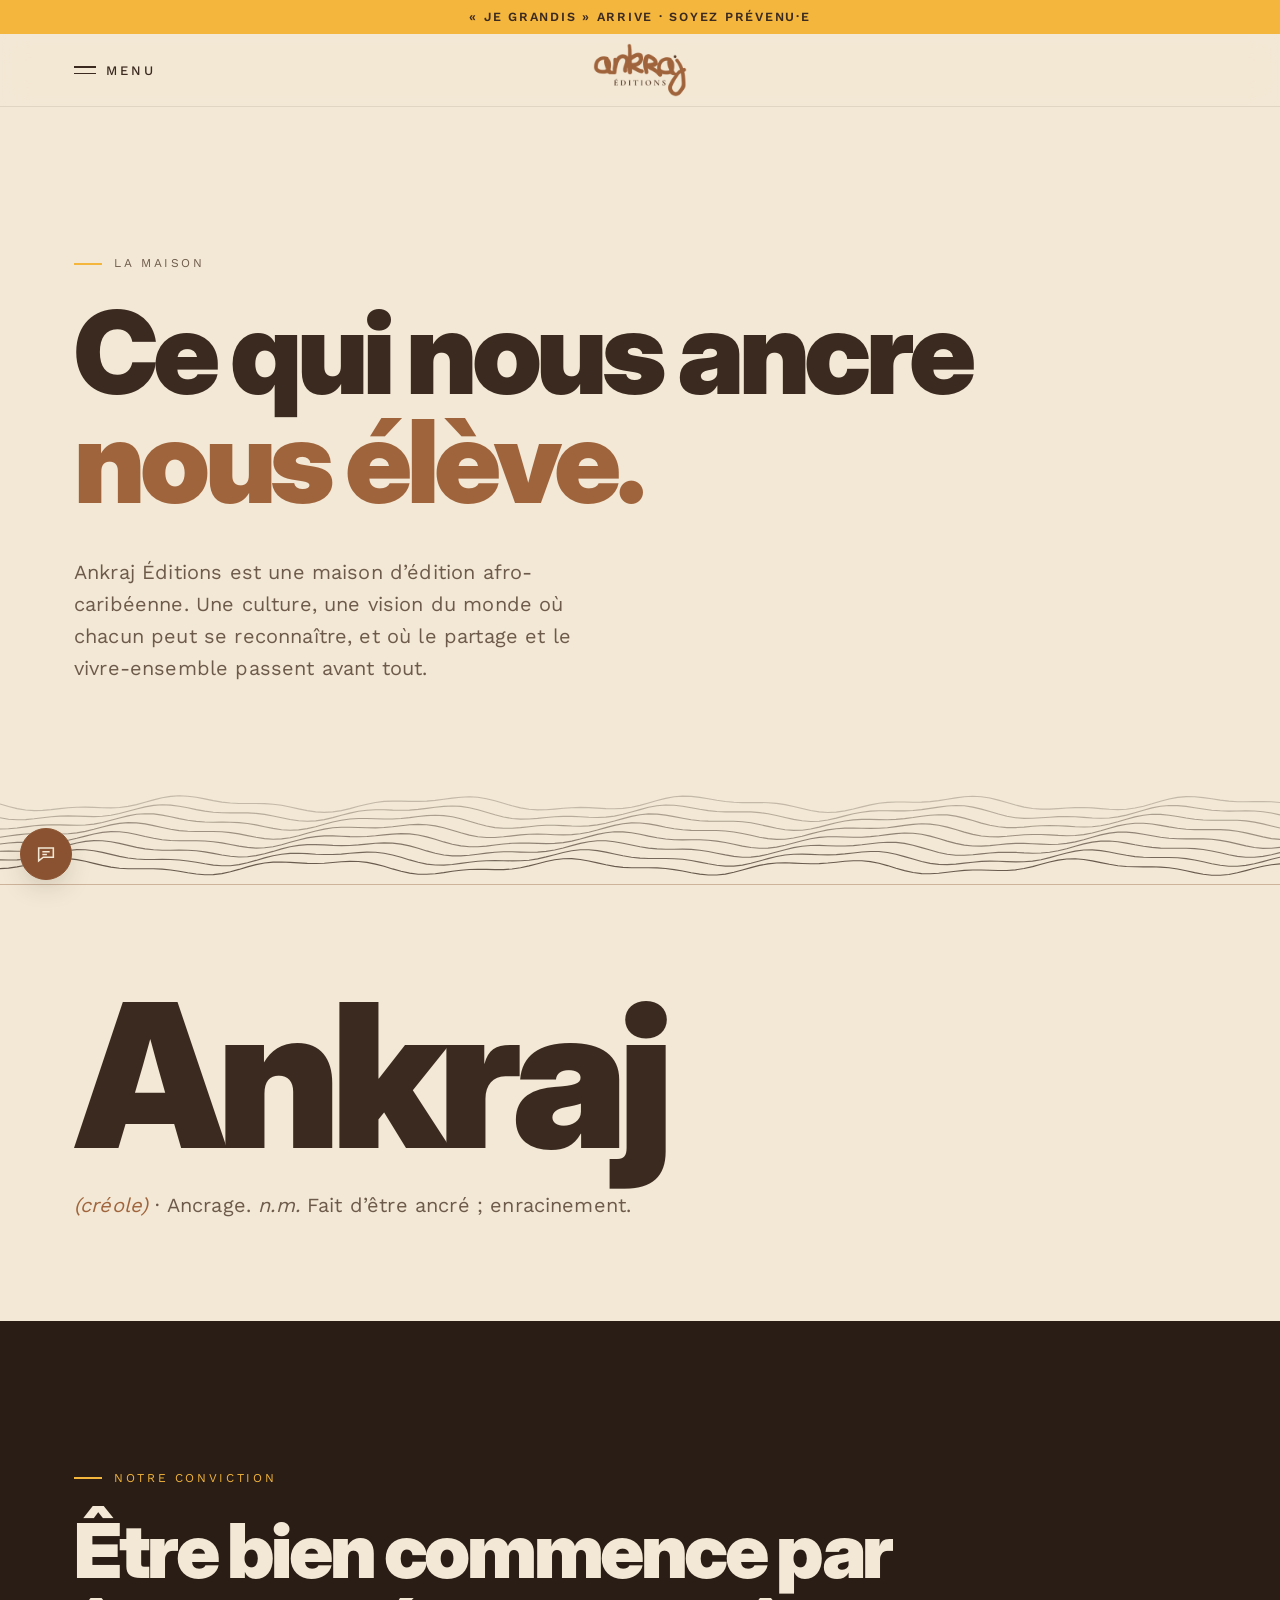
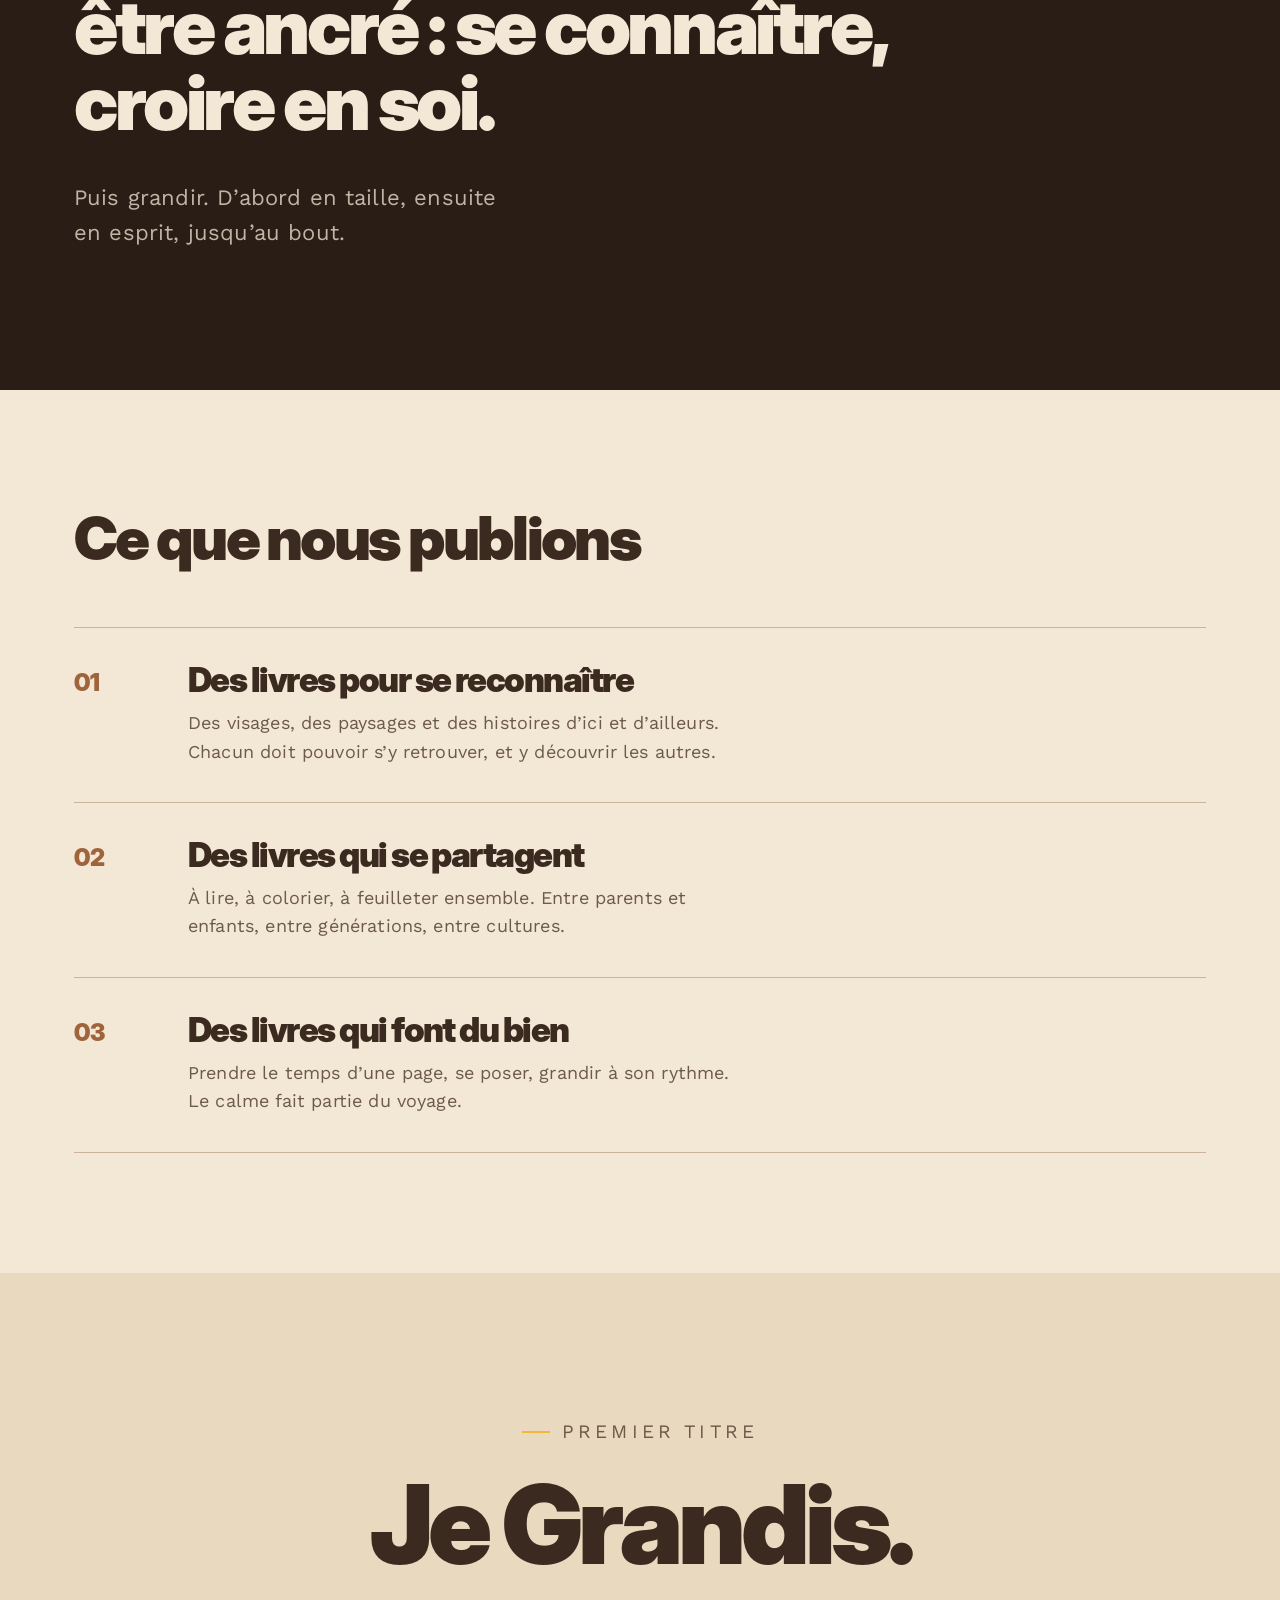
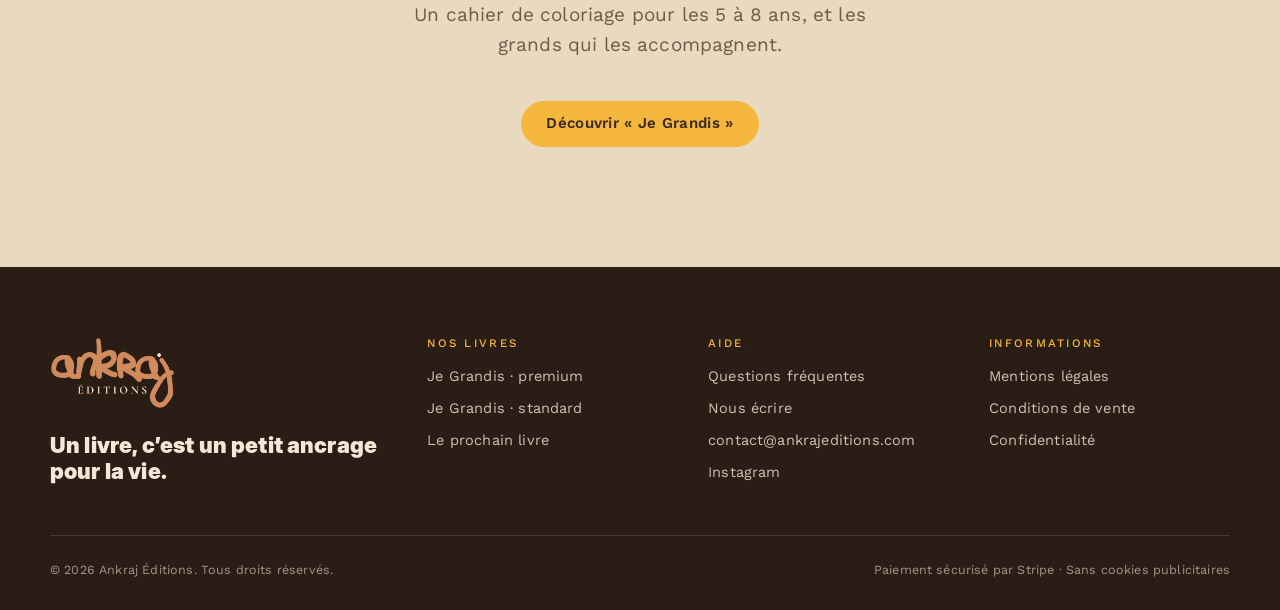
<file: notre-mission.html>
<!doctype html>
<html lang="fr">
<head>
<meta charset="utf-8">
<meta name="viewport" content="width=device-width,initial-scale=1">
<title>La maison · Ankraj Éditions, maison d’édition afro-caribéenne</title>
<meta name="description" content="Ankraj Éditions, maison d’édition afro-caribéenne : une culture, une vision du monde où chacun peut se reconnaître. Des livres qui se partagent et qui font du bien.">
<link rel="canonical" href="https://ankrajeditions.com/notre-mission">
<meta name="robots" content="index, follow, max-image-preview:large">
<meta property="og:type" content="website"><meta property="og:site_name" content="Ankraj Éditions"><meta property="og:locale" content="fr_FR">
<meta property="og:url" content="https://ankrajeditions.com/notre-mission">
<meta property="og:title" content="La maison · Ankraj Éditions"><meta property="og:description" content="Ankraj Éditions, maison d’édition afro-caribéenne : une culture, une vision du monde où chacun peut se reconnaître. Des livres qui se partagent et qui font du bien.">
<meta property="og:image" content="https://ankrajeditions.com/og-image.jpg"><meta property="og:image:width" content="1200"><meta property="og:image:height" content="630"><meta property="og:image:alt" content="Je Grandis, cahier de coloriage pour enfants de 5 à 8 ans, Ankraj Éditions">
<meta name="twitter:card" content="summary_large_image">
<script type="application/ld+json">{"@context":"https://schema.org","@type":"BreadcrumbList","itemListElement":[{"@type":"ListItem","position":1,"name":"Accueil","item":"https://ankrajeditions.com/"},{"@type":"ListItem","position":2,"name":"Notre mission","item":"https://ankrajeditions.com/notre-mission"}]}</script>
<meta name="theme-color" content="#F2E8D5">


<link rel="icon" type="image/png" href="img/favicon.png"><link rel="apple-touch-icon" href="img/apple-touch-icon.png">

<link rel="stylesheet" href="assets/css/style.css">
<script>document.documentElement.classList.add('js-st')</script>

</head>
<body class="">
<!-- ===== HAUT COMMUN : ne pas modifier ici → commun/haut.html puis outils/maj-commun.py ===== -->
<a class="skip" href="#contenu">Aller au contenu</a>
<div class="ann" role="region" aria-label="Annonces">
  <a class="is-on" href="je-grandis.html" data-ann-vente>« Je Grandis » · édition premium<span class="prix-sep"> ·&nbsp;</span><span data-price="premium"></span></a>
  <a href="je-grandis.html#standard" data-ann-vente>« Je Grandis » · édition standard · sur Amazon</a>
  <a href="je-grandis.html" data-attente-open data-ann-attente hidden>« Je Grandis » arrive · Soyez prévenu·e</a>
  <a href="notre-mission.html" data-ann-attente hidden>Maison d’édition afro-caribéenne</a>
</div>
<header class="hd">
  <div class="hd__in">
    <button class="menu-btn" type="button" aria-expanded="false" aria-controls="menu"><span class="burger-i" aria-hidden="true"><span></span><span></span></span><span class="menu-btn__t">Menu</span><span class="sr">Ouvrir le menu</span></button>
    <a class="brand" href="./" aria-label="Ankraj Éditions, accueil"><img src="img/logo-sm.png" alt="Ankraj Éditions" width="480" height="276"></a>
    <div class="hd__end"><button class="cart-btn" type="button" data-cart-open aria-label="Ouvrir le panier"><svg viewBox="0 0 24 24" fill="none" stroke="currentColor" stroke-width="1.7" stroke-linecap="round" stroke-linejoin="round" aria-hidden="true"><path d="M5 8h14l-1.2 11.2a1.5 1.5 0 0 1-1.5 1.3H7.7a1.5 1.5 0 0 1-1.5-1.3z"/><path d="M9 10V7a3 3 0 0 1 6 0v3"/></svg><span class="cart-btn__t">Panier</span><span class="cart-btn__n" data-cart-count hidden>0</span></button></div>
  </div>
</header>
<div class="fsm" id="menu" role="dialog" aria-modal="true" aria-label="Menu" aria-hidden="true">
  <div class="fsm__sun" aria-hidden="true"></div>
  <div class="fsm__top"><a class="brand" href="./" aria-label="Ankraj Éditions, accueil"><img src="img/logo-clair.png" alt="Ankraj Éditions" width="480" height="276"></a><button class="fsm__close" type="button">Fermer <i aria-hidden="true">×</i></button></div>
  <nav aria-label="Menu principal"><a href="./">Accueil</a><a href="je-grandis.html">Je Grandis</a><a href="notre-mission.html" aria-current="page">La maison</a><a href="je-grandis.html#faq">Questions</a><a href="contact.html">Contact</a></nav>
  <div class="fsm__foot"><a class="btn btn--terre" href="je-grandis.html">Découvrir « Je Grandis »</a><a href="#" data-email></a></div>
</div>
<!-- ===== FIN HAUT COMMUN ===== -->
<main id="contenu" tabindex="-1" class="msn">

<!-- Ouverture -->
<section class="msn-hero"><div class="wrap">
<p class="kicker">La maison</p>
<h1>Ce qui nous ancre<br><em>nous élève.</em></h1>
<p class="msn-lede">Ankraj Éditions est une maison d’édition afro-caribéenne. Une culture, une vision du monde où chacun peut se reconnaître, et où le partage et le vivre-ensemble passent avant tout.</p>
</div>
<svg class="msn-waves" viewBox="0 0 1200 120" preserveAspectRatio="none" aria-hidden="true"><polyline points="0,40.0 8,42.5 16,44.6 24,46.0 32,46.6 40,46.4 48,45.6 56,44.6 64,43.7 72,43.2 80,43.1 88,43.4 96,43.8 104,43.9 112,43.5 120,42.4 128,40.6 136,38.3 144,35.9 152,33.8 160,32.4 168,31.8 176,32.2 184,33.3 192,34.9 200,36.6 208,38.1 216,39.0 224,39.5 232,39.5 240,39.5 248,39.6 256,40.2 264,41.3 272,43.0 280,44.9 288,46.6 296,47.9 304,48.4 312,47.9 320,46.6 328,44.6 336,42.3 344,40.2 352,38.5 360,37.4 368,37.1 376,37.1 384,37.4 392,37.4 400,37.1 408,36.4 416,35.3 424,34.1 432,33.2 440,32.8 448,33.3 456,34.7 464,36.7 472,39.3 480,41.8 488,43.9 496,45.3 504,45.9 512,45.8 520,45.1 528,44.3 536,43.7 544,43.4 552,43.6 560,44.1 568,44.6 576,44.7 584,44.4 592,43.2 600,41.4 608,39.0 616,36.5 624,34.4 632,32.8 640,32.1 648,32.4 656,33.4 664,34.8 672,36.3 680,37.5 688,38.3 696,38.6 704,38.6 712,38.5 720,38.7 728,39.4 736,40.6 744,42.5 752,44.5 760,46.5 768,47.9 776,48.5 784,48.1 792,46.9 800,45.0 808,42.9 816,40.9 824,39.3 832,38.4 840,38.0 848,38.0 856,38.2 864,38.1 872,37.6 880,36.6 888,35.3 896,33.9 904,32.8 912,32.3 920,32.7 928,34.0 936,36.1 944,38.5 952,41.0 960,43.1 968,44.5 976,45.1 984,45.1 992,44.6 1000,44.0 1008,43.6 1016,43.5 1024,43.9 1032,44.6 1040,45.3 1048,45.6 1056,45.2 1064,44.0 1072,42.2 1080,39.8 1088,37.2 1096,35.0 1104,33.4 1112,32.6 1120,32.7 1128,33.6 1136,34.8 1144,36.1 1152,37.1 1160,37.7 1168,37.8 1176,37.6 1184,37.5 1192,37.7 1200,38.5" opacity="0.25"/><polyline points="0,53.7 8,55.2 16,55.8 24,55.6 32,54.8 40,53.7 48,52.8 56,52.1 64,51.9 72,52.1 80,52.4 88,52.6 96,52.2 104,51.2 112,49.5 120,47.3 128,45.0 136,42.9 144,41.4 152,40.7 160,41.1 168,42.2 176,43.8 184,45.6 192,47.1 200,48.2 208,48.8 216,48.9 224,48.8 232,48.9 240,49.4 248,50.4 256,52.0 264,53.8 272,55.5 280,56.8 288,57.3 296,56.9 304,55.6 312,53.6 320,51.3 328,49.1 336,47.3 344,46.2 352,45.7 360,45.8 368,46.1 376,46.2 384,46.1 392,45.4 400,44.4 408,43.3 416,42.4 424,42.0 432,42.4 440,43.7 448,45.8 456,48.3 464,50.8 472,53.0 480,54.5 488,55.1 496,55.0 504,54.4 512,53.5 520,52.8 528,52.4 536,52.4 544,52.8 552,53.3 560,53.5 568,53.1 576,52.1 584,50.3 592,48.0 600,45.6 608,43.3 616,41.8 624,41.0 632,41.2 640,42.2 648,43.7 656,45.3 664,46.6 672,47.5 680,47.9 688,47.9 696,47.8 704,47.9 712,48.6 720,49.7 728,51.5 736,53.5 744,55.4 752,56.8 760,57.5 768,57.2 776,56.0 784,54.1 792,51.9 800,49.8 808,48.2 816,47.1 824,46.7 832,46.7 840,46.9 848,46.9 856,46.5 864,45.6 872,44.4 880,43.1 888,42.0 896,41.5 904,41.8 912,43.1 920,45.1 928,47.5 936,50.0 944,52.2 952,53.7 960,54.4 968,54.3 976,53.8 984,53.2 992,52.6 1000,52.5 1008,52.8 1016,53.4 1024,54.0 1032,54.3 1040,54.0 1048,52.9 1056,51.1 1064,48.7 1072,46.2 1080,43.9 1088,42.3 1096,41.5 1104,41.6 1112,42.4 1120,43.7 1128,45.0 1136,46.2 1144,46.8 1152,47.1 1160,47.0 1168,46.8 1176,47.0 1184,47.7 1192,49.0 1200,50.9" opacity="0.32"/><polyline points="0,65.0 8,64.8 16,64.0 24,62.9 32,61.8 40,61.1 48,60.8 56,60.9 64,61.1 72,61.3 80,61.0 88,60.1 96,58.5 104,56.3 112,54.0 120,51.9 128,50.3 136,49.7 144,49.9 152,51.1 160,52.7 168,54.6 176,56.2 184,57.4 192,58.0 200,58.2 208,58.1 216,58.2 224,58.6 232,59.5 240,60.9 248,62.7 256,64.4 264,65.7 272,66.3 280,65.9 288,64.6 296,62.7 304,60.3 312,58.0 320,56.2 328,55.0 336,54.5 344,54.5 352,54.8 360,55.0 368,55.0 376,54.5 384,53.6 392,52.5 400,51.6 408,51.2 416,51.6 424,52.8 432,54.8 440,57.3 448,59.8 456,62.0 464,63.6 472,64.3 480,64.3 488,63.6 496,62.7 504,61.8 512,61.3 520,61.3 528,61.6 536,62.0 544,62.2 552,61.9 560,60.9 568,59.2 576,57.0 584,54.6 592,52.4 600,50.7 608,49.9 616,50.1 624,51.1 632,52.6 640,54.2 648,55.7 656,56.7 664,57.1 672,57.2 680,57.2 688,57.2 696,57.8 704,58.8 712,60.5 720,62.4 728,64.3 736,65.7 744,66.4 752,66.2 760,65.0 768,63.1 776,60.9 784,58.8 792,57.0 800,55.9 808,55.4 816,55.4 824,55.6 832,55.7 840,55.4 848,54.6 856,53.5 864,52.2 872,51.2 880,50.7 888,50.9 896,52.1 904,54.1 912,56.5 920,59.1 928,61.3 936,62.8 944,63.6 952,63.6 960,63.1 968,62.3 976,61.7 984,61.5 992,61.7 1000,62.1 1008,62.7 1016,63.0 1024,62.8 1032,61.8 1040,60.0 1048,57.7 1056,55.2 1064,52.9 1072,51.2 1080,50.3 1088,50.4 1096,51.2 1104,52.5 1112,54.0 1120,55.2 1128,56.0 1136,56.3 1144,56.3 1152,56.2 1160,56.3 1168,56.9 1176,58.1 1184,59.9 1192,62.0 1200,64.0" opacity="0.39"/><polyline points="0,73.2 8,72.0 16,70.9 24,70.0 32,69.6 40,69.6 48,69.8 56,70.0 64,69.7 72,68.9 80,67.4 88,65.3 96,63.0 104,60.9 112,59.4 120,58.6 128,58.9 136,59.9 144,61.6 152,63.5 160,65.3 168,66.6 176,67.3 184,67.5 192,67.5 200,67.5 208,67.8 216,68.6 224,69.9 232,71.6 240,73.3 248,74.6 256,75.2 264,74.9 272,73.7 280,71.7 288,69.3 296,67.0 304,65.1 312,63.8 320,63.2 328,63.2 336,63.5 344,63.8 352,63.9 360,63.5 368,62.7 376,61.7 384,60.8 392,60.4 400,60.7 408,61.9 416,63.8 424,66.3 432,68.8 440,71.1 448,72.7 456,73.5 464,73.5 472,72.8 480,71.9 488,70.9 496,70.3 504,70.1 512,70.3 520,70.7 528,70.9 536,70.6 544,69.8 552,68.2 560,66.0 568,63.6 576,61.4 584,59.7 592,58.9 600,59.0 608,59.9 616,61.4 624,63.2 632,64.7 640,65.8 648,66.4 656,66.5 664,66.5 672,66.5 680,67.0 688,68.0 696,69.5 704,71.3 712,73.2 720,74.6 728,75.4 736,75.2 744,74.0 752,72.2 760,69.9 768,67.7 776,65.9 784,64.7 792,64.1 800,64.1 808,64.3 816,64.4 824,64.3 832,63.7 840,62.6 848,61.4 856,60.4 864,59.8 872,60.1 880,61.2 888,63.1 896,65.5 904,68.1 912,70.4 920,72.0 928,72.8 936,72.9 944,72.3 952,71.5 960,70.8 968,70.5 976,70.5 984,70.9 992,71.4 1000,71.7 1008,71.5 1016,70.6 1024,69.0 1032,66.7 1040,64.2 1048,61.9 1056,60.2 1064,59.2 1072,59.2 1080,60.0 1088,61.4 1096,62.9 1104,64.2 1112,65.2 1120,65.6 1128,65.6 1136,65.5 1144,65.6 1152,66.1 1160,67.2 1168,68.9 1176,70.9 1184,72.9 1192,74.6 1200,75.4" opacity="0.46"/><polyline points="0,80.0 8,79.0 16,78.4 24,78.3 32,78.5 40,78.6 48,78.5 56,77.7 64,76.3 72,74.3 80,72.1 88,70.0 96,68.4 104,67.6 112,67.8 120,68.8 128,70.5 136,72.5 144,74.3 152,75.7 160,76.5 168,76.8 176,76.8 184,76.8 192,77.0 200,77.7 208,78.9 216,80.5 224,82.1 232,83.4 240,84.1 248,83.8 256,82.7 264,80.7 272,78.3 280,76.0 288,73.9 296,72.6 304,71.9 312,71.9 320,72.2 328,72.6 336,72.8 344,72.5 352,71.8 360,70.9 368,70.1 376,69.6 384,69.9 392,71.0 400,72.9 408,75.3 416,77.9 424,80.2 432,81.9 440,82.7 448,82.7 456,82.1 464,81.0 472,80.0 480,79.3 488,79.0 496,79.1 504,79.4 512,79.6 520,79.4 528,78.6 536,77.1 544,75.0 552,72.6 560,70.4 568,68.7 576,67.8 584,67.9 592,68.8 600,70.3 608,72.1 616,73.7 624,75.0 632,75.7 640,75.9 648,75.8 656,75.8 664,76.2 672,77.1 680,78.5 688,80.3 696,82.1 704,83.5 712,84.3 720,84.1 728,83.1 736,81.2 744,79.0 752,76.7 760,74.8 768,73.4 776,72.8 784,72.7 792,73.0 800,73.2 808,73.2 816,72.6 824,71.7 832,70.6 840,69.6 848,69.0 856,69.2 864,70.3 872,72.1 880,74.5 888,77.1 896,79.4 904,81.1 912,82.0 920,82.1 928,81.6 936,80.7 944,79.9 952,79.4 960,79.4 968,79.7 976,80.1 984,80.5 992,80.3 1000,79.4 1008,77.9 1016,75.7 1024,73.2 1032,70.9 1040,69.1 1048,68.1 1056,68.1 1064,68.9 1072,70.3 1080,71.8 1088,73.3 1096,74.3 1104,74.8 1112,74.9 1120,74.8 1128,74.9 1136,75.3 1144,76.4 1152,77.9 1160,79.9 1168,81.9 1176,83.5 1184,84.4 1192,84.3 1200,83.4" opacity="0.53"/><polyline points="0,87.3 8,87.1 16,87.2 24,87.3 32,87.2 40,86.5 48,85.2 56,83.3 64,81.1 72,79.0 80,77.4 88,76.6 96,76.7 104,77.7 112,79.4 120,81.4 128,83.4 136,84.9 144,85.8 152,86.2 160,86.2 168,86.1 176,86.2 184,86.8 192,87.9 200,89.4 208,91.0 216,92.3 224,93.0 232,92.8 240,91.6 248,89.7 256,87.4 264,84.9 272,82.8 280,81.4 288,80.6 296,80.6 304,80.9 312,81.4 320,81.6 328,81.5 336,80.9 344,80.1 352,79.3 360,78.9 368,79.1 376,80.1 384,81.9 392,84.3 400,86.9 408,89.2 416,91.0 424,91.9 432,91.9 440,91.3 448,90.2 456,89.1 464,88.2 472,87.8 480,87.8 488,88.1 496,88.3 504,88.1 512,87.4 520,86.0 528,84.0 536,81.6 544,79.4 552,77.7 560,76.8 568,76.8 576,77.7 584,79.2 592,81.0 600,82.8 608,84.1 616,84.9 624,85.2 632,85.2 640,85.1 648,85.4 656,86.2 664,87.5 672,89.2 680,90.9 688,92.4 696,93.2 704,93.1 712,92.1 720,90.3 728,88.0 736,85.7 744,83.6 752,82.2 760,81.5 768,81.4 776,81.7 784,82.0 792,82.0 800,81.6 808,80.8 816,79.8 824,78.8 832,78.2 840,78.4 848,79.4 856,81.2 864,83.6 872,86.1 880,88.5 888,90.2 896,91.2 904,91.3 912,90.8 920,89.9 928,89.0 936,88.4 944,88.2 952,88.4 960,88.9 968,89.2 976,89.0 984,88.3 992,86.8 1000,84.7 1008,82.3 1016,79.9 1024,78.1 1032,77.1 1040,77.0 1048,77.7 1056,79.1 1064,80.8 1072,82.3 1080,83.4 1088,84.1 1096,84.2 1104,84.2 1112,84.2 1120,84.6 1128,85.5 1136,87.0 1144,88.8 1152,90.8 1160,92.4 1168,93.3 1176,93.3 1184,92.4 1192,90.7 1200,88.6" opacity="0.60"/><polyline points="0,95.9 8,96.0 16,95.9 24,95.3 32,94.1 40,92.3 48,90.2 56,88.1 64,86.5 72,85.6 80,85.7 88,86.7 96,88.4 104,90.4 112,92.4 120,94.0 128,95.0 136,95.5 144,95.5 152,95.4 160,95.5 168,96.0 176,97.0 184,98.3 192,99.8 200,101.1 208,101.8 216,101.7 224,100.6 232,98.7 240,96.4 248,93.9 256,91.7 264,90.2 272,89.4 280,89.3 288,89.6 296,90.2 304,90.5 312,90.5 320,90.1 328,89.3 336,88.6 344,88.1 352,88.3 360,89.2 368,91.0 376,93.3 384,95.9 392,98.3 400,100.1 408,101.0 416,101.1 424,100.5 432,99.4 440,98.2 448,97.2 456,96.7 464,96.6 472,96.7 480,96.9 488,96.8 496,96.2 504,94.9 512,92.9 520,90.7 528,88.5 536,86.7 544,85.7 552,85.7 560,86.6 568,88.1 576,90.0 584,91.8 592,93.2 600,94.1 608,94.5 616,94.5 624,94.5 632,94.7 640,95.3 648,96.5 656,98.1 664,99.8 672,101.3 680,102.1 688,102.1 696,101.1 704,99.3 712,97.0 720,94.6 728,92.5 736,91.0 744,90.3 752,90.1 760,90.4 768,90.7 776,90.9 784,90.6 792,89.9 800,89.0 808,88.0 816,87.5 824,87.5 832,88.5 840,90.2 848,92.6 856,95.1 864,97.5 872,99.4 880,100.4 888,100.6 896,100.1 904,99.1 912,98.2 920,97.4 928,97.1 936,97.2 944,97.6 952,97.9 960,97.8 968,97.1 976,95.7 984,93.6 992,91.3 1000,89.0 1008,87.1 1016,86.0 1024,85.9 1032,86.6 1040,88.0 1048,89.7 1056,91.3 1064,92.6 1072,93.3 1080,93.5 1088,93.5 1096,93.5 1104,93.8 1112,94.6 1120,96.0 1128,97.8 1136,99.7 1144,101.3 1152,102.2 1160,102.3 1168,101.4 1176,99.8 1184,97.6 1192,95.3 1200,93.3" opacity="0.67"/><polyline points="0,104.6 8,104.1 16,102.9 24,101.3 32,99.2 40,97.2 48,95.5 56,94.6 64,94.6 72,95.6 80,97.3 88,99.4 96,101.4 104,103.1 112,104.3 120,104.8 128,104.8 136,104.7 144,104.7 152,105.1 160,106.0 168,107.2 176,108.7 184,110.0 192,110.7 200,110.6 208,109.6 216,107.7 224,105.4 232,102.9 240,100.6 248,99.0 256,98.1 264,98.0 272,98.4 280,98.9 288,99.4 296,99.5 304,99.2 312,98.5 320,97.8 328,97.4 336,97.5 344,98.4 352,100.1 360,102.3 368,104.9 376,107.3 384,109.1 392,110.2 400,110.3 408,109.7 416,108.6 424,107.3 432,106.2 440,105.5 448,105.3 456,105.4 464,105.6 472,105.6 480,105.0 488,103.7 496,101.9 504,99.7 512,97.5 520,95.7 528,94.7 536,94.6 544,95.5 552,97.0 560,98.9 568,100.8 576,102.4 584,103.4 592,103.8 600,103.8 608,103.8 616,103.9 624,104.5 632,105.6 640,107.0 648,108.7 656,110.1 664,111.0 672,111.0 680,110.1 688,108.3 696,106.0 704,103.6 712,101.4 720,99.9 728,99.0 736,98.8 744,99.1 752,99.5 760,99.8 768,99.6 776,99.0 784,98.2 792,97.3 800,96.7 808,96.7 816,97.6 824,99.3 832,101.6 840,104.2 848,106.6 856,108.5 864,109.6 872,109.8 880,109.3 888,108.3 896,107.3 904,106.4 912,106.0 920,106.0 928,106.3 936,106.5 944,106.5 952,105.9 960,104.5 968,102.6 976,100.3 984,98.0 992,96.1 1000,95.0 1008,94.8 1016,95.5 1024,96.9 1032,98.6 1040,100.3 1048,101.7 1056,102.5 1064,102.8 1072,102.9 1080,102.8 1088,103.1 1096,103.8 1104,105.0 1112,106.7 1120,108.6 1128,110.2 1136,111.2 1144,111.3 1152,110.5 1160,108.8 1168,106.6 1176,104.3 1184,102.2 1192,100.7 1200,99.9" opacity="0.74"/></svg>
</section>

<!-- Définition -->
<section class="msn-def"><div class="wrap">
<p class="msn-word">Ankraj</p>
<p class="msn-gram"><em>(créole)</em> · Ancrage. <span>n.m.</span> Fait d’être ancré ; enracinement.</p>
</div></section>

<!-- Manifeste -->
<section class="msn-manif"><div class="wrap">
<p class="kicker">Notre conviction</p>
<p class="msn-big">Être bien commence par être ancré&nbsp;: se connaître, croire en soi.</p>
<p class="msn-after">Puis grandir. D’abord en taille, ensuite en esprit, jusqu’au bout.</p>
</div></section>

<!-- Ce que nous publions -->
<section class="msn-list"><div class="wrap">
<h2>Ce que nous publions</h2>
<ol>
<li><span class="msn-n">01</span><div><h3>Des livres pour se reconnaître</h3><p>Des visages, des paysages et des histoires d’ici et d’ailleurs. Chacun doit pouvoir s’y retrouver, et y découvrir les autres.</p></div></li>
<li><span class="msn-n">02</span><div><h3>Des livres qui se partagent</h3><p>À lire, à colorier, à feuilleter ensemble. Entre parents et enfants, entre générations, entre cultures.</p></div></li>
<li><span class="msn-n">03</span><div><h3>Des livres qui font du bien</h3><p>Prendre le temps d’une page, se poser, grandir à son rythme. Le calme fait partie du voyage.</p></div></li>
</ol>
</div></section>

<!-- Premier titre -->
<section class="msn-cta"><div class="wrap">
<p class="kicker">Premier titre</p>
<h2>Je Grandis.</h2>
<p>Un cahier de coloriage pour les 5 à 8 ans, et les grands qui les accompagnent.</p>
<div class="btns"><a class="btn btn--terre" href="je-grandis.html">Découvrir « Je Grandis »</a></div>
</div></section>

</main>
<!-- ===== BAS COMMUN : ne pas modifier ici → commun/bas.html puis outils/maj-commun.py ===== -->
<footer class="ft">
  <div class="ft__in">
    <div><a class="brand" href="./" aria-label="Ankraj Éditions, accueil"><img src="img/logo-clair.png" alt="Ankraj Éditions" width="480" height="276"></a><p class="ft__tag">Un livre, c’est un petit ancrage pour la vie.</p></div>
    <div><h4>Nos livres</h4><ul><li><a href="je-grandis.html">Je Grandis · premium</a></li><li><a href="je-grandis.html#standard">Je Grandis · standard</a></li><li><a href="./#akh-next">Le prochain livre</a></li></ul></div>
    <div><h4>Aide</h4><ul><li><a href="je-grandis.html#faq">Questions fréquentes</a></li><li><a href="contact.html">Nous écrire</a></li><li><a href="#" data-email></a></li><li><a href="#" data-ig target="_blank" rel="noopener">Instagram</a></li></ul></div>
    <div><h4>Informations</h4><ul><li><a href="mentions-legales.html">Mentions légales</a></li><li><a href="cgv.html">Conditions de vente</a></li><li><a href="confidentialite.html">Confidentialité</a></li></ul></div>
  </div>
  <div class="ft__bottom"><span>© <span data-year>2026</span> Ankraj Éditions. Tous droits réservés.</span><span>Paiement sécurisé par Stripe · Sans cookies publicitaires</span></div>
</footer>
<button class="fab fab--contact" type="button" aria-label="Nous contacter" aria-expanded="false" aria-controls="cmenu"><svg viewBox="0 0 24 24" fill="none" stroke="currentColor" stroke-width="1.7"><path d="M4 5.5h16v10H9l-5 4z"/><path d="M8 9.5h8M8 12.5h5"/></svg></button>
<div class="cmenu" id="cmenu">
  <a data-c="mail" href="contact.html"><svg viewBox="0 0 24 24" fill="none" stroke="currentColor" stroke-width="1.6"><rect x="3" y="5" width="18" height="14" rx="2.5"/><path d="m4 7 8 6 8-6"/></svg>Écrire un e-mail</a>
  <a data-c="ig" href="#" target="_blank" rel="noopener"><svg viewBox="0 0 24 24" fill="none" stroke="currentColor" stroke-width="1.6"><rect x="3.5" y="3.5" width="17" height="17" rx="5"/><circle cx="12" cy="12" r="4"/><circle cx="17.3" cy="6.7" r=".9" fill="currentColor"/></svg>Instagram</a>
  <a data-c="wa" href="#" target="_blank" rel="noopener"><svg viewBox="0 0 24 24" fill="none" stroke="currentColor" stroke-width="1.6"><path d="M4 20l1.2-4A8 8 0 1 1 8 18.8z"/><path d="M9 9.5c0 3 2.5 5.5 5.5 5.5l1-1.5-2-1-1 .8a4 4 0 0 1-1.8-1.8l.8-1-1-2z"/></svg>WhatsApp</a>
  <a href="contact.html"><svg viewBox="0 0 24 24" fill="none" stroke="currentColor" stroke-width="1.6"><path d="M5 4h14v16H5z"/><path d="M8 9h8M8 13h8M8 17h5"/></svg>Formulaire de contact</a>
</div>
<button class="fab fab--top" type="button" aria-label="Revenir en haut de la page"><svg viewBox="0 0 24 24" fill="none" stroke="currentColor" stroke-width="1.8" stroke-linecap="round"><path d="M12 19V5M6 11l6-6 6 6"/></svg></button>
<div class="cart" data-cart aria-hidden="true">
  <div class="cart__veil" data-cart-close></div>
  <aside class="cart__box" role="dialog" aria-modal="true" aria-labelledby="cart-t">
    <div class="cart__hd"><h2 id="cart-t">Votre panier</h2><button class="cart__x" type="button" data-cart-close aria-label="Fermer le panier">×</button></div>
    <div class="cart__empty" data-cart-empty><p>Votre panier est vide.</p><a class="btn btn--terre" href="je-grandis.html">Voir « Je Grandis »</a></div>
    <div class="cart__full" data-cart-full hidden>
      <div class="cart__line">
        <img src="img/cover.jpg" alt="" width="72" height="108">
        <div class="cart__info"><b>Je Grandis</b><small>Édition premium</small><span data-price="premium"></span></div>
        <div class="qty"><button type="button" data-qty="-1" aria-label="Retirer un exemplaire">−</button><output data-cart-qty>1</output><button type="button" data-qty="1" aria-label="Ajouter un exemplaire">+</button></div>
      </div>
      <button class="cart__rm" type="button" data-cart-remove>Retirer du panier</button>
      <div class="cart__tot"><span>Total</span><b data-cart-total></b></div>
      <p class="cart__note">Livraison calculée à l’étape suivante. Paiement sécurisé par Stripe.</p>
      <p class="cart__note" data-cart-qnote hidden>Vous confirmerez la quantité (<b data-cart-qty2>2</b>) sur la page de paiement.</p>
      <a class="btn btn--terre cart__go" href="je-grandis.html#acheter" data-buy="premium" data-checkout>Commander</a>
      <button class="cart__more" type="button" data-cart-close>Continuer mes achats</button>
    </div>
  </aside>
</div>
<div class="toast" data-toast role="status" aria-live="polite"></div>
<dialog class="dlg" id="dlg-soon" aria-labelledby="dlg-t">
  <div class="dlg__in">
    <div class="dlg__sun" aria-hidden="true"></div>
    <h2 id="dlg-t">Presque prêt !</h2>
    <p data-soon-what>Le paiement en ligne de l'édition premium ouvre très bientôt.</p>
    <p>Laissez votre e-mail en bas de l'accueil pour être prévenu·e en premier.</p>
    <div class="btns"><a class="btn" href="./#akh-next" data-close>Être prévenu·e</a><button class="btn btn--ghost" type="button" data-close>Fermer</button></div>
  </div>
</dialog>
<dialog class="dlg dlg--attente" id="dlg-attente" aria-labelledby="dlg-attente-t">
  <div class="dlg__in">
    <p class="kicker">Premier titre</p>
    <h2 id="dlg-attente-t">« Je Grandis » arrive.</h2>
    <p>Laissez votre e-mail : nous vous écrivons une seule fois, le jour de la sortie.</p>
    <form data-form="newsletter" name="attente" method="POST" data-netlify="true" netlify-honeypot="_gotcha" novalidate>
      <input type="hidden" name="form-name" value="attente"><input type="hidden" name="liste" value="sortie-je-grandis">
      <input type="text" name="_gotcha" tabindex="-1" autocomplete="off" class="sr" aria-hidden="true">
      <div class="notice notice--ok" role="status"><svg viewBox="0 0 24 24" fill="none" stroke="currentColor" stroke-width="2"><circle cx="12" cy="12" r="9.5"/><path d="m7.5 12.5 3 3 6-6.5"/></svg><span></span></div>
      <div class="notice notice--err" role="alert"><svg viewBox="0 0 24 24" fill="none" stroke="currentColor" stroke-width="2"><circle cx="12" cy="12" r="9.5"/><path d="M12 7v6M12 16.5v.5"/></svg><span></span></div>
      <div class="notice notice--info" role="status"><svg viewBox="0 0 24 24" fill="none" stroke="currentColor" stroke-width="2"><circle cx="12" cy="12" r="9.5"/><path d="M12 7v6M12 16.5v.5"/></svg><span></span></div>
      <div class="field"><label for="att-mail">Votre adresse e-mail</label><input id="att-mail" name="email" type="email" required autocomplete="email"><span class="field__err" aria-live="polite"></span></div>
      <p class="dlg__rgpd">Votre adresse sert uniquement à vous prévenir de la sortie. <a href="confidentialite.html">Confidentialité</a></p>
      <div class="btns"><button class="btn btn--terre" type="submit">Me prévenir</button><button class="btn btn--ghost" type="button" data-close>Fermer</button></div>
    </form>
  </div>
</dialog>
<!-- ===== FIN BAS COMMUN ===== -->
<script src="assets/js/config.js"></script>
<script src="assets/js/site.js" defer></script>
<!-- Statistiques sans cookies (Cloudflare Web Analytics ou Plausible) : coller ici le petit script fourni à la mise en ligne. -->
</body>
</html>
</file>
<file: assets/css/style.css>
/* ==========================================================================
   ANKRAJ ÉDITIONS — STYLE COMMUN (toutes les pages)
   --------------------------------------------------------------------------
   • Couleurs, polices et largeur de page : bloc « :root » juste en dessous.
     Changer une couleur ici la change partout (accueil compris).
   • Polices hébergées sur le site (pas de Google) :
       titres  = Inter Display Black (fonts/inter-display-black.woff)
       textes  = Work Sans           (fonts/work-sans.woff)
   • Le style propre à la page d'accueil est dans accueil.css.
   ========================================================================== */
@font-face {
  font-family: "Inter Display";
  src: url("../../fonts/inter-display-black.woff") format("woff");
  font-weight: 100 900;
  font-style: normal;
  font-display: swap;
}
@font-face {
  font-family: "Work Sans";
  src: url("../../fonts/work-sans.woff") format("woff");
  font-weight: 100 900;
  font-style: normal;
  font-display: swap;
}
/* Ankraj Éditions — styles communs du site (en-tête, pied, pages, FAQ, boutons flottants) */
:root {
  --fond: #f2e8d5;
  --fond-alt: #e8d9bf;
  --papier: #fffbf3;
  --encre: #3b2a20;
  --encre-douce: #6e5a4a;
  --terre: #8a5230;
  --terre-vive: #a0643c;
  --soleil: #f4b63c;
  --chocolat: #2a1d16;
  --font-heading-family: "Inter Display", "Inter", system-ui, sans-serif;
  --font-body-family: "Work Sans", system-ui, sans-serif;
  --hf: var(--font-heading-family);
  --bf: var(--font-body-family);
  --page: 118rem;
  --g: 2.4rem;
}
*,
*:before,
*:after {
  box-sizing: border-box;
}
html {
  font-size: 62.5%;
  -webkit-text-size-adjust: 100%;
  scroll-padding-top: 9rem;
  -webkit-tap-highlight-color: transparent;
}
body {
  margin: 0;
  background: var(--fond);
  color: var(--encre);
  font-family: var(--bf);
  font-size: 1.6rem;
  line-height: 1.6;
  letter-spacing: 0.01em;
  overflow-x: hidden;
}
img {
  max-width: 100%;
  display: block;
}
[hidden] {
  display: none !important;
}
input.is-bad {
  border-color: #b3261e !important;
  box-shadow: 0 0 0 3px rgba(179, 38, 30, 0.15) !important;
}
a {
  color: var(--terre);
}
h1,
h2,
h3 {
  font-family: var(--hf);
  font-weight: 900;
  letter-spacing: -0.045em;
  line-height: 0.95;
  color: var(--encre);
  margin: 0;
}
h1 em,
h2 em,
h3 em,
h1 i,
h2 i,
h3 i,
.akh-accent {
  font-style: normal;
}
.sr {
  position: absolute !important;
  width: 1px;
  height: 1px;
  overflow: hidden;
  clip: rect(0 0 0 0);
  white-space: nowrap;
}
:focus-visible {
  outline: 2px solid var(--terre);
  outline-offset: 3px;
  border-radius: 4px;
}
/* 12. Lien d'évitement */
.skip {
  position: fixed;
  left: 1.6rem;
  top: -6rem;
  z-index: 3000;
  background: var(--encre);
  color: var(--fond);
  padding: 1rem 1.6rem;
  border-radius: 99px;
  text-decoration: none;
  font-weight: 500;
  transition: top 0.2s;
}
.skip:focus {
  top: 1.2rem;
}
/* Bandeau d'annonce */
.ann {
  background: var(--soleil);
  color: var(--encre);
  font-weight: 600;
  text-align: center;
  font-size: 1.25rem;
  letter-spacing: 0.14em;
  text-transform: uppercase;
  height: 3.4rem;
  position: relative;
  overflow: hidden;
}
.ann a {
  color: inherit;
  text-decoration: none;
  position: absolute;
  inset: 0;
  display: flex;
  align-items: center;
  justify-content: center;
  opacity: 0;
  transform: translateY(60%);
  transition:
    opacity 0.5s,
    transform 0.6s cubic-bezier(0.2, 0.8, 0.2, 1);
}
.ann a.is-on {
  opacity: 1;
  transform: none;
}
@media (max-width: 749px) {
  .ann {
    font-size: 1.05rem;
    letter-spacing: 0.08em;
  }
  .ann a {
    padding: 0 1.2rem;
    white-space: nowrap;
  }
}
.ann a.is-out {
  opacity: 0;
  transform: translateY(-60%);
}
/* 11. En-tête fixe (réapparaît en remontant) */
.hd {
  position: sticky;
  top: 0;
  z-index: 1000;
  background: rgba(242, 232, 213, 0.92);
  -webkit-backdrop-filter: saturate(1.4) blur(14px);
  backdrop-filter: saturate(1.4) blur(14px);
  border-bottom: 1px solid rgba(59, 42, 32, 0.1);
  transition: transform 0.45s cubic-bezier(0.2, 0.8, 0.2, 1);
}
.hd.is-hidden {
  transform: translateY(-101%);
}
.hd__in {
  max-width: var(--page);
  margin: 0 auto;
  padding: 0.9rem var(--g);
  display: grid;
  grid-template-columns: 1fr auto 1fr;
  align-items: center;
  gap: 1.6rem;
}
.brand {
  display: inline-flex;
  flex-direction: column;
  align-items: center;
  text-decoration: none;
  color: var(--encre);
  line-height: 1;
}
.brand b {
  font-family: var(--hf);
  font-style: italic;
  font-weight: 600;
  font-size: 3rem;
  letter-spacing: 0.01em;
  color: var(--terre);
}
.brand small {
  font-size: 0.95rem;
  letter-spacing: 0.42em;
  text-transform: uppercase;
  margin-top: 0.3rem;
  padding-left: 0.42em;
  color: var(--encre);
}
.brand img {
  height: 5.4rem;
  width: auto;
  display: block;
}
.ft .brand img {
  height: 7.2rem;
}
@media (max-width: 749px) {
  .brand img {
    height: 4.4rem;
  }
}
.nav {
  display: flex;
  gap: 2.6rem;
}
.nav a {
  color: var(--encre);
  text-decoration: none;
  font-size: 1.45rem;
  position: relative;
  padding: 0.4rem 0;
}
.nav a:after {
  content: "";
  position: absolute;
  left: 0;
  right: 0;
  bottom: 0;
  height: 1px;
  background: currentColor;
  transform: scaleX(0);
  transform-origin: left;
  transition: transform 0.35s cubic-bezier(0.2, 0.8, 0.2, 1);
}
.nav a[aria-current="page"]:after {
  transform: none;
}
@media (hover: hover) and (pointer: fine) {
  .nav a:hover:after {
    transform: none;
  }
}
.hd__end {
  display: flex;
  justify-content: flex-end;
  align-items: center;
  gap: 1rem;
}
/* Boutons */
.btn {
  display: inline-flex;
  align-items: center;
  justify-content: center;
  gap: 0.8rem;
  min-height: 4.6rem;
  padding: 0 2.4rem;
  border-radius: 99px;
  border: 1px solid var(--encre);
  background: var(--encre);
  color: var(--fond);
  font: 500 1.5rem/1 var(--bf);
  letter-spacing: 0.02em;
  text-decoration: none;
  cursor: pointer;
  transition:
    transform 0.16s cubic-bezier(0.23, 1, 0.32, 1),
    background 0.2s,
    color 0.2s,
    box-shadow 0.2s;
}
@media (hover: hover) and (pointer: fine) {
  .btn:hover {
    transform: translateY(-2px);
    box-shadow: 0 12px 24px -14px rgba(59, 42, 32, 0.7);
  }
}
/* bouton d'action principal : doré */
.btn--terre {
  background: var(--soleil);
  border-color: var(--soleil);
  color: var(--encre);
  font-weight: 600;
}
@media (hover: hover) and (pointer: fine) {
  .btn--terre:hover {
    background: var(--encre);
    border-color: var(--encre);
    color: var(--fond);
  }
}
.btn--ghost {
  background: transparent;
  color: var(--encre);
}
@media (hover: hover) and (pointer: fine) {
  .btn--ghost:hover {
    background: var(--encre);
    color: var(--fond);
  }
}
/* 5. Menu mobile */
@media (max-width: 899px) {
  .nav {
    display: none;
  }
  .hd__in {
    padding: 0.5rem 1.2rem;
  }
  .brand b {
    font-size: 2.5rem;
  }
  .brand small {
    font-size: 0.85rem;
  }
}
/* Pied de page */
.ft {
  background: var(--chocolat);
  color: rgba(242, 232, 213, 0.82);
  padding: 7rem var(--g) 3rem;
  font-size: 1.45rem;
}
.ft__in {
  max-width: var(--page);
  margin: 0 auto;
  display: grid;
  grid-template-columns: 1.4fr 1fr 1fr 1fr;
  gap: 4rem;
}
.ft .brand b {
  color: #d08a5c;
}
.ft .brand small {
  color: var(--fond);
}
.ft .brand {
  align-items: flex-start;
}
.ft h4 {
  margin: 0 0 1.4rem;
  font: 500 1.15rem/1.2 var(--bf);
  letter-spacing: 0.2em;
  text-transform: uppercase;
  color: var(--soleil);
}
.ft ul {
  list-style: none;
  margin: 0;
  padding: 0;
  display: flex;
  flex-direction: column;
  gap: 0.9rem;
}
.ft a {
  color: inherit;
  text-decoration: none;
}
@media (hover: hover) and (pointer: fine) {
  .ft a:hover {
    color: var(--fond);
    text-decoration: underline;
    text-underline-offset: 3px;
  }
}
.ft__tag {
  margin: 1.6rem 0 0;
  max-width: 30ch;
  font-family: var(--hf);
  font-size: 2.2rem;
  line-height: 1.2;
  color: var(--fond);
}
.ft__bottom {
  max-width: var(--page);
  margin: 5rem auto 0;
  padding-top: 2.4rem;
  border-top: 1px solid rgba(242, 232, 213, 0.14);
  display: flex;
  flex-wrap: wrap;
  gap: 1.2rem 3rem;
  justify-content: space-between;
  font-size: 1.25rem;
  color: rgba(242, 232, 213, 0.6);
}
@media (max-width: 899px) {
  .ft__in {
    grid-template-columns: 1fr 1fr;
  }
  .ft__in > div:first-child {
    grid-column: 1/-1;
  }
}
@media (max-width: 480px) {
  .ft {
    padding-top: 5rem;
  }
  .ft__in {
    gap: 3rem 2rem;
  }
}
/* 4. Retour en haut + 20. contact flottant (à gauche ; l'achat reste à droite) */
.fab {
  position: fixed;
  left: 2rem;
  z-index: 900;
  width: 5.2rem;
  height: 5.2rem;
  border-radius: 50%;
  border: 1px solid rgba(59, 42, 32, 0.14);
  background: rgba(255, 251, 243, 0.94);
  color: var(--encre);
  display: grid;
  place-items: center;
  cursor: pointer;
  box-shadow: 0 10px 30px -12px rgba(59, 42, 32, 0.45);
  -webkit-backdrop-filter: blur(10px);
  backdrop-filter: blur(10px);
  transition:
    transform 0.25s cubic-bezier(0.23, 1, 0.32, 1),
    opacity 0.2s;
}
.fab svg {
  width: 2.2rem;
  height: 2.2rem;
}
@media (hover: hover) and (pointer: fine) {
  .fab:hover {
    transform: translateY(-3px);
  }
}
.fab--top {
  bottom: 8.4rem;
  opacity: 0;
  transform: translateY(1.2rem) scale(0.8);
  pointer-events: none;
}
.fab--top.is-on {
  opacity: 1;
  transform: none;
  pointer-events: auto;
}
.fab--contact {
  bottom: 2rem;
  background: var(--terre);
  color: var(--fond);
  border-color: var(--terre);
}
.cmenu {
  position: fixed;
  left: 2rem;
  bottom: 8.4rem;
  z-index: 950;
  background: var(--papier);
  border-radius: 1.8rem;
  padding: 1rem;
  min-width: 24rem;
  box-shadow: 0 30px 60px -24px rgba(42, 29, 22, 0.55);
  display: flex;
  flex-direction: column;
  opacity: 0;
  transform: translateY(1rem) scale(0.96);
  transform-origin: bottom left;
  pointer-events: none;
  transition:
    opacity 0.25s,
    transform 0.35s cubic-bezier(0.2, 0.8, 0.2, 1);
}
.cmenu.is-open {
  opacity: 1;
  transform: none;
  pointer-events: auto;
}
.cmenu.is-open ~ .fab--top {
  opacity: 0;
  pointer-events: none;
}
.cmenu a {
  display: flex;
  align-items: center;
  gap: 1.2rem;
  padding: 1.1rem 1.2rem;
  border-radius: 1.2rem;
  color: var(--encre);
  text-decoration: none;
  font-size: 1.45rem;
}
@media (hover: hover) and (pointer: fine) {
  .cmenu a:hover {
    background: var(--fond);
  }
}
.cmenu svg {
  width: 2rem;
  height: 2rem;
  color: var(--terre);
}
@media (max-width: 749px) {
  .fab {
    left: 1.4rem;
    width: 4.8rem;
    height: 4.8rem;
  }
  .fab--contact {
    bottom: 1.6rem;
  }
  .fab--top {
    bottom: 7.4rem;
  }
  .cmenu {
    left: 1.4rem;
    bottom: 7.4rem;
  }
}
/* Fenêtre « paiement bientôt » (mode test) */
.dlg {
  border: 0;
  padding: 0;
  border-radius: 2.4rem;
  max-width: min(92vw, 46rem);
  background: var(--papier);
  color: var(--encre);
  box-shadow: 0 40px 80px -30px rgba(0, 0, 0, 0.6);
}
.dlg::backdrop {
  background: rgba(42, 29, 22, 0.55);
  -webkit-backdrop-filter: blur(4px);
  backdrop-filter: blur(4px);
}
.dlg__in {
  padding: 3.6rem 3.2rem 3rem;
  text-align: center;
}
.dlg__sun {
  width: 6rem;
  height: 6rem;
  border-radius: 50%;
  background: var(--soleil);
  margin: 0 auto 2rem;
  box-shadow: 0 0 0 1rem rgba(244, 182, 60, 0.18);
}
.dlg h2 {
  font-size: 3.2rem;
  margin-bottom: 1rem;
}
.dlg p {
  margin: 0 0 2.2rem;
  color: var(--encre-douce);
}
/* Pages intérieures */
.wrap {
  max-width: var(--page);
  margin: 0 auto;
  padding: 0 var(--g);
}
.narrow {
  max-width: 76rem;
  margin: 0 auto;
  padding: 0 var(--g);
}
.kicker {
  display: inline-flex;
  align-items: center;
  gap: 1.2rem;
  margin: 0 0 1.6rem;
  font-size: 1.2rem;
  letter-spacing: 0.22em;
  text-transform: uppercase;
  color: var(--encre-douce);
}
.kicker:before {
  content: "";
  width: 2.8rem;
  height: 2px;
  background: var(--soleil);
}
.page-hero {
  padding: 9rem 0 5rem;
  text-align: center;
}
.page-hero h1 {
  font-size: clamp(4.4rem, 7vw, 8.4rem);
}
.page-hero h1 em {
  font-style: normal;
  color: var(--terre);
}
.page-hero p {
  max-width: 60ch;
  margin: 2rem auto 0;
  font-size: 1.8rem;
  color: var(--encre-douce);
}
.prose {
  padding: 2rem 0 9rem;
  font-size: 1.65rem;
}
.prose h2 {
  font-size: 3rem;
  margin: 5rem 0 1.4rem;
}
.prose h3 {
  font-size: 2.2rem;
  margin: 3rem 0 1rem;
}
.prose p,
.prose li {
  max-width: 68ch;
}
.prose ul {
  padding-left: 2rem;
}
.todo {
  background: #fff1c9;
  border-radius: 0.4rem;
  padding: 0 0.4rem;
  font-weight: 500;
  color: #7a4a10;
}
.updated {
  display: inline-block;
  margin-top: 1.6rem;
  font-size: 1.3rem;
  letter-spacing: 0.06em;
  color: var(--encre-douce);
  border: 1px solid rgba(59, 42, 32, 0.18);
  padding: 0.5rem 1.2rem;
  border-radius: 99px;
}
/* 19. FAQ dépliable */
.faq {
  padding: 9rem 0;
  background: var(--fond-alt);
}
.faq__grid {
  display: grid;
  grid-template-columns: 1fr 1.6fr;
  gap: 6rem;
  align-items: start;
}
.faq h2 {
  font-size: clamp(3.8rem, 5vw, 6rem);
}
.faq h2 em {
  font-style: normal;
  color: var(--terre);
}
.faq__aside p {
  color: var(--encre-douce);
  max-width: 36ch;
}
.qa {
  border-top: 1px solid rgba(59, 42, 32, 0.18);
}
.qa:last-child {
  border-bottom: 1px solid rgba(59, 42, 32, 0.18);
}
.qa summary {
  list-style: none;
  display: flex;
  justify-content: space-between;
  align-items: center;
  gap: 2rem;
  padding: 2.2rem 0;
  cursor: pointer;
  font-family: var(--hf);
  font-size: 2.3rem;
  line-height: 1.2;
}
.qa summary::-webkit-details-marker {
  display: none;
}
.qa summary i {
  flex: 0 0 3.2rem;
  height: 3.2rem;
  border-radius: 50%;
  border: 1px solid rgba(59, 42, 32, 0.25);
  position: relative;
  transition:
    transform 0.4s cubic-bezier(0.2, 0.8, 0.2, 1),
    background 0.25s;
}
.qa summary i:before,
.qa summary i:after {
  content: "";
  position: absolute;
  left: 50%;
  top: 50%;
  width: 1.2rem;
  height: 1.5px;
  background: var(--encre);
  transform: translate(-50%, -50%);
}
.qa summary i:after {
  transform: translate(-50%, -50%) rotate(90deg);
  transition: transform 0.4s;
}
.qa[open] summary i {
  background: var(--encre);
}
.qa[open] summary i:before {
  background: var(--fond);
}
.qa[open] summary i:after {
  transform: translate(-50%, -50%) rotate(0);
  background: var(--fond);
}
.qa__a {
  overflow: hidden;
}
.qa__a > div {
  padding: 0 0 2.4rem;
  color: var(--encre-douce);
  max-width: 62ch;
}
.qa__a p {
  margin: 0 0 1rem;
}
@media (max-width: 899px) {
  .faq {
    padding: 6rem 0;
  }
  .faq__grid {
    grid-template-columns: 1fr;
    gap: 3rem;
  }
  .qa summary {
    font-size: 2rem;
  }
}
/* Formulaires — 15. envoyé / 16. erreur */
.field {
  display: flex;
  flex-direction: column;
  gap: 0.6rem;
  margin-bottom: 1.8rem;
}
.field label {
  font-size: 1.3rem;
  letter-spacing: 0.06em;
  color: var(--encre-douce);
}
.field input,
.field textarea,
.field select {
  font: inherit;
  color: var(--encre);
  background: var(--papier);
  border: 1px solid rgba(59, 42, 32, 0.22);
  border-radius: 1.2rem;
  padding: 1.3rem 1.5rem;
  min-height: 5rem;
  transition:
    border-color 0.2s,
    box-shadow 0.2s;
}
.field textarea {
  min-height: 16rem;
  resize: vertical;
}
.field input:focus,
.field textarea:focus {
  outline: 0;
  border-color: var(--terre);
  box-shadow: 0 0 0 4px rgba(138, 82, 48, 0.14);
}
.field.is-bad input,
.field.is-bad textarea {
  border-color: #b3261e;
}
.field__err {
  font-size: 1.3rem;
  color: #b3261e;
  min-height: 0;
}
.notice {
  display: none;
  align-items: flex-start;
  gap: 1.2rem;
  border-radius: 1.4rem;
  padding: 1.6rem 1.8rem;
  margin: 0 0 2rem;
  font-size: 1.5rem;
}
.notice.is-on {
  display: flex;
}
.notice--ok {
  background: #e3efd9;
  color: #24451b;
}
.notice--err {
  background: #f8deda;
  color: #7a1c16;
}
.notice--info {
  background: #fff1c9;
  color: #6b4510;
}
.notice svg {
  flex: 0 0 2.2rem;
  height: 2.2rem;
  margin-top: 0.1rem;
}
.btn[aria-busy="true"] {
  opacity: 0.7;
  pointer-events: none;
}
.btn[aria-busy="true"]:after {
  content: "";
  width: 1.4rem;
  height: 1.4rem;
  border-radius: 50%;
  border: 2px solid currentColor;
  border-right-color: transparent;
  animation: spin 0.8s linear infinite;
}
@keyframes spin {
  to {
    transform: rotate(360deg);
  }
}
/* Merci / 404 */
.center-page {
  min-height: 70vh;
  display: grid;
  place-items: center;
  text-align: center;
  padding: 8rem var(--g);
}
.center-page h1 {
  font-size: clamp(4.4rem, 7vw, 7.6rem);
  margin-bottom: 1.6rem;
}
.center-page p {
  max-width: 52ch;
  margin: 0 auto 3rem;
  color: var(--encre-douce);
  font-size: 1.8rem;
}
.sunspin {
  width: 12rem;
  height: 12rem;
  margin: 0 auto 3rem;
  animation: spin 30s linear infinite;
}
.btns {
  display: flex;
  flex-wrap: wrap;
  gap: 1.2rem;
  justify-content: center;
}
@media (prefers-reduced-motion: reduce) {
  *,
  *:before,
  *:after {
    animation-duration: 0.01ms !important;
    transition-duration: 0.01ms !important;
  }
}
/* ===== Une page, un monde : le fond change de couleur à chaque dessin ===== */
.mondes {
  position: relative;
  height: calc(var(--n, 5) * 85vh + 15vh);
  background: var(--fond);
}
.mondes__stick {
  position: sticky;
  top: 0;
  height: 100vh;
  height: 100svh;
  overflow: hidden;
  display: grid;
  grid-template-columns: 1fr 1fr;
  align-items: center;
  gap: 4rem;
  padding: 0 max(2.4rem, env(safe-area-inset-left, 0px)) 0
    max(2.4rem, env(safe-area-inset-right, 0px));
  max-width: none;
}
.mondes__bg {
  position: absolute;
  inset: 0;
  background: var(--mc, #cfe0b8);
  transition: background-color 0.9s cubic-bezier(0.2, 0.8, 0.2, 1);
}
.mondes__bg:after {
  content: "";
  position: absolute;
  inset: 0;
  background: radial-gradient(
    60% 70% at 70% 45%,
    rgba(255, 251, 243, 0.65),
    rgba(255, 251, 243, 0) 70%
  );
}
.mondes__text {
  position: relative;
  z-index: 2;
  justify-self: end;
  width: min(100%, 52rem);
  display: grid;
}
.mondes__text .kicker {
  color: var(--encre);
}
.monde {
  grid-area: 2/1;
  opacity: 0;
  transform: translateY(2.4rem);
  transition:
    opacity 0.6s,
    transform 0.8s cubic-bezier(0.2, 0.8, 0.2, 1);
  pointer-events: none;
}
.monde.is-on {
  opacity: 1;
  transform: none;
  pointer-events: auto;
}
.monde q {
  display: block;
  font-family: var(--hf);
  font-size: clamp(4.4rem, 6.4vw, 8.6rem);
  line-height: 0.98;
  letter-spacing: -0.025em;
  quotes: none;
  color: var(--encre);
}
.monde p {
  margin: 2rem 0 0;
  max-width: 40ch;
  font-size: 1.7rem;
  color: var(--encre);
}
.monde small {
  display: block;
  margin-top: 1.6rem;
  font-size: 1.25rem;
  letter-spacing: 0.16em;
  text-transform: uppercase;
  color: var(--encre-douce);
}
.mondes__stage {
  position: relative;
  z-index: 2;
  height: min(72vh, 64rem);
  aspect-ratio: 375/533;
  max-width: 100%;
  justify-self: start;
  perspective: 1400px;
}
.mondes__stage figure {
  position: absolute;
  inset: 0;
  margin: 0;
  background: #fff;
  padding: 1.2rem;
  border-radius: 0.6rem;
  box-shadow:
    -12px 0 0 -5px rgba(255, 255, 255, 0.7),
    -26px 40px 60px -30px rgba(42, 29, 22, 0.55);
  opacity: 0;
  transform: translateX(18%) rotateY(-28deg) rotateZ(4deg) scale(0.92);
  transition:
    opacity 0.6s,
    transform 0.9s cubic-bezier(0.2, 0.8, 0.2, 1);
}
.mondes__stage figure.is-on {
  opacity: 1;
  transform: none;
}
.mondes__stage figure.is-past {
  opacity: 0;
  transform: translateX(-14%) rotateY(22deg) rotateZ(-5deg) scale(0.9);
}
.mondes__stage img {
  width: 100%;
  height: 100%;
  object-fit: cover;
  -webkit-user-drag: none;
  pointer-events: none;
}
.mondes__dots {
  position: absolute;
  z-index: 3;
  right: max(2.4rem, env(safe-area-inset-right, 0px));
  top: 50%;
  transform: translateY(-50%);
  display: flex;
  flex-direction: column;
  gap: 1rem;
}
.mondes__dots i {
  width: 0.8rem;
  height: 0.8rem;
  border-radius: 50%;
  background: rgba(59, 42, 32, 0.25);
  transition:
    background 0.3s,
    transform 0.3s;
}
.mondes__dots i.is-on {
  background: var(--encre);
  transform: scale(1.4);
}
@media (max-width: 899px) {
  .mondes {
    height: calc(var(--n, 5) * 80vh + 20vh);
  }
  .mondes__stick {
    grid-template-columns: 1fr;
    grid-template-rows: auto 1fr;
    align-content: center;
    gap: 2.4rem;
    padding-top: 7rem;
    padding-bottom: 3rem;
  }
  .mondes__stage {
    order: -1;
    justify-self: center;
    height: min(44vh, 40rem);
  }
  .mondes__text {
    justify-self: center;
    text-align: center;
  }
  .mondes__text .kicker {
    justify-content: center;
  }
  .monde p {
    margin-inline: auto;
    font-size: 1.55rem;
  }
  .mondes__dots {
    right: 1.2rem;
  }
}
@media (prefers-reduced-motion: reduce) {
  .mondes {
    height: auto;
  }
  .mondes__stick {
    position: relative;
    height: auto;
    padding-block: 8rem;
  }
}
/* ===== Ce qu'on a laissé de côté : barré → remplacé ===== */
.choix {
  background: var(--chocolat);
  color: var(--fond);
  padding-block: 12rem;
}
.choix .wrap {
  display: grid;
  gap: 5rem;
}
.choix h2 {
  color: var(--fond);
  font-size: clamp(4.2rem, 6.4vw, 8rem);
  max-width: 14ch;
}
.choix h2 em {
  font-style: normal;
  color: var(--soleil);
}
.choix .kicker {
  color: rgba(242, 232, 213, 0.7);
}
.choix__list {
  list-style: none;
  margin: 0;
  padding: 0;
  border-top: 1px solid rgba(242, 232, 213, 0.16);
}
.choix__row {
  display: grid;
  grid-template-columns: 1fr auto 1fr;
  align-items: center;
  gap: 3rem;
  padding: 3rem 0;
  border-bottom: 1px solid rgba(242, 232, 213, 0.16);
}
.choix__old {
  position: relative;
  justify-self: start;
  font-family: var(--hf);
  font-size: clamp(2.4rem, 3.4vw, 4.2rem);
  line-height: 1.1;
  color: rgba(242, 232, 213, 0.45);
}
.choix__old s {
  text-decoration: none;
  background: linear-gradient(#d08a5c, #d08a5c) no-repeat 0 58%/100%
    max(3px, 0.08em);
  -webkit-box-decoration-break: clone;
  box-decoration-break: clone;
  transition: background-size 0.8s cubic-bezier(0.7, 0, 0.2, 1);
}
.choix__arrow {
  width: 4.8rem;
  height: 4.8rem;
  border-radius: 50%;
  border: 1px solid rgba(242, 232, 213, 0.25);
  display: grid;
  place-items: center;
  color: var(--soleil);
  transition:
    transform 0.6s cubic-bezier(0.3, 1.6, 0.5, 1) 0.5s,
    opacity 0.4s 0.5s;
}
.choix__arrow svg {
  width: 2rem;
  height: 2rem;
}
.choix__new {
  font-family: var(--hf);
  font-size: clamp(2.6rem, 3.8vw, 4.6rem);
  line-height: 1.08;
  color: var(--fond);
  transition:
    opacity 0.6s 0.7s,
    transform 0.8s cubic-bezier(0.2, 0.8, 0.2, 1) 0.7s;
}
.choix__new small {
  display: block;
  margin-top: 0.8rem;
  font-family: var(--bf);
  font-size: 1.4rem;
  line-height: 1.5;
  color: rgba(242, 232, 213, 0.65);
}
html.js-st .choix__row:not(.is-in) .choix__old s {
  background-size: 0% max(3px, 0.08em);
}
html.js-st .choix__row:not(.is-in) .choix__arrow {
  opacity: 0;
  transform: translateX(-1.2rem) scale(0.6);
}
html.js-st .choix__row:not(.is-in) .choix__new {
  opacity: 0;
  transform: translateX(2rem);
}
@media (max-width: 749px) {
  .choix {
    padding-block: 8rem;
  }
  .choix__row {
    grid-template-columns: 1fr;
    gap: 1.2rem;
    padding: 2.6rem 0;
  }
  .choix__arrow {
    width: 3.6rem;
    height: 3.6rem;
    transform: rotate(90deg);
  }
  html.js-st .choix__row:not(.is-in) .choix__arrow {
    transform: rotate(90deg) translateX(-1rem) scale(0.6);
  }
}
/* ===== Menu plein écran ===== */
.menu-btn {
  display: inline-flex;
  align-items: center;
  gap: 1rem;
  border: 0;
  background: none;
  padding: 0.6rem 0;
  cursor: pointer;
  color: var(--encre);
  font: 500 1.3rem/1 var(--bf);
  letter-spacing: 0.24em;
  text-transform: uppercase;
}
.menu-btn .burger-i {
  display: flex;
  flex-direction: column;
  gap: 5px;
}
.menu-btn .burger-i span {
  display: block;
  width: 2.2rem;
  height: 1.5px;
  background: currentColor;
}
.fsm {
  position: fixed;
  inset: 0;
  z-index: 1200;
  background: var(--chocolat);
  color: var(--fond);
  display: grid;
  grid-template-rows: auto 1fr auto;
  padding: max(1.6rem, env(safe-area-inset-top, 0px))
    max(2.4rem, env(safe-area-inset-right, 0px))
    max(2.4rem, env(safe-area-inset-bottom, 0px))
    max(2.4rem, env(safe-area-inset-left, 0px));
  clip-path: circle(0% at calc(100% - 4rem) 4rem);
  visibility: hidden;
  transition:
    clip-path 0.8s cubic-bezier(0.76, 0, 0.24, 1),
    visibility 0s 0.8s;
}
.fsm.is-open {
  clip-path: circle(150% at calc(100% - 4rem) 4rem);
  visibility: visible;
  transition:
    clip-path 0.9s cubic-bezier(0.76, 0, 0.24, 1),
    visibility 0s;
}
.fsm__top {
  display: flex;
  justify-content: space-between;
  align-items: center;
}
.fsm .brand b {
  color: #d08a5c;
}
.fsm .brand small {
  color: var(--fond);
}
.fsm__close {
  border: 0;
  background: none;
  color: var(--fond);
  cursor: pointer;
  font: 500 1.3rem/1 var(--bf);
  letter-spacing: 0.24em;
  text-transform: uppercase;
  display: inline-flex;
  align-items: center;
  gap: 1rem;
  padding: 1rem 0;
}
.fsm__close i {
  font-style: normal;
  font-size: 2.6rem;
  line-height: 0.6;
}
.fsm nav {
  align-self: center;
  display: flex;
  flex-direction: column;
  gap: 0.4rem;
}
.fsm nav a {
  font-family: var(--hf);
  font-size: clamp(4.4rem, 9vw, 10rem);
  line-height: 1.02;
  letter-spacing: -0.025em;
  color: var(--fond);
  text-decoration: none;
  width: fit-content;
  opacity: 0;
  transform: translateY(60%);
  transition:
    opacity 0.5s,
    transform 0.8s cubic-bezier(0.2, 0.8, 0.2, 1),
    color 0.25s;
}
.fsm nav a[aria-current="page"] {
  color: var(--soleil);
}
@media (hover: hover) and (pointer: fine) {
  .fsm nav a:hover {
    color: var(--soleil);
  }
}
.fsm.is-open nav a {
  opacity: 1;
  transform: none;
}
.fsm.is-open nav a:nth-child(1) {
  transition-delay: 0.25s, 0.25s, 0s;
}
.fsm.is-open nav a:nth-child(2) {
  transition-delay: 0.31s, 0.31s, 0s;
}
.fsm.is-open nav a:nth-child(3) {
  transition-delay: 0.37s, 0.37s, 0s;
}
.fsm.is-open nav a:nth-child(4) {
  transition-delay: 0.43s, 0.43s, 0s;
}
.fsm.is-open nav a:nth-child(5) {
  transition-delay: 0.49s, 0.49s, 0s;
}
.fsm__foot {
  display: flex;
  flex-wrap: wrap;
  justify-content: space-between;
  align-items: flex-end;
  gap: 2rem;
  font-size: 1.4rem;
  color: rgba(242, 232, 213, 0.7);
}
.fsm__foot a {
  color: inherit;
}
.fsm__sun {
  position: absolute;
  right: -12vmin;
  top: -14vmin;
  width: 46vmin;
  height: 46vmin;
  border-radius: 50%;
  background: radial-gradient(
    circle,
    #f4b63c 0 46%,
    rgba(244, 182, 60, 0.18) 47% 60%,
    rgba(244, 182, 60, 0) 61%
  );
  opacity: 0.9;
  pointer-events: none;
}
@media (max-width: 899px) {
  .menu-btn .menu-btn__t {
    display: none;
  }
}
.fsm__top,
.fsm nav,
.fsm__foot {
  position: relative;
  z-index: 1;
}
@media (max-width: 749px) {
  .fsm__sun {
    top: auto;
    bottom: 16vh;
    right: -18vmin;
    width: 40vmin;
    height: 40vmin;
    opacity: 0.7;
  }
}
/* ---------- Panier ---------- */
.cart-btn {
  position: relative;
  display: inline-flex;
  align-items: center;
  gap: 0.8rem;
  min-height: 3.8rem;
  padding: 0 1.6rem;
  border: 1px solid var(--encre);
  border-radius: 99px;
  background: transparent;
  color: var(--encre);
  font: inherit;
  font-size: 1.35rem;
  letter-spacing: 0.04em;
  cursor: pointer;
  transition:
    background 0.25s,
    color 0.25s;
}
@media (hover: hover) and (pointer: fine) {
  .cart-btn:hover {
    background: var(--encre);
    color: var(--fond);
  }
}
.cart-btn svg {
  width: 2rem;
  height: 2rem;
}
.cart-btn__n {
  position: absolute;
  top: -0.6rem;
  right: -0.6rem;
  min-width: 2rem;
  height: 2rem;
  padding: 0 0.5rem;
  border-radius: 99px;
  background: var(--terre);
  color: var(--fond);
  font-size: 1.1rem;
  font-weight: 600;
  display: grid;
  place-items: center;
  animation: cartPop 0.35s ease;
}
@keyframes cartPop {
  0% {
    transform: scale(0.4);
  }
  70% {
    transform: scale(1.15);
  }
  100% {
    transform: scale(1);
  }
}
@media (max-width: 749px) {
  .cart-btn {
    padding: 0 1rem;
  }
  .cart-btn__t {
    display: none;
  }
}
.cart {
  position: fixed;
  inset: 0;
  z-index: 2000;
  pointer-events: none;
}
.cart__veil {
  position: absolute;
  inset: 0;
  background: rgba(42, 29, 22, 0.45);
  opacity: 0;
  transition: opacity 0.35s;
}
.cart__box {
  position: absolute;
  top: 0;
  right: 0;
  bottom: 0;
  width: min(42rem, 100%);
  background: var(--fond);
  box-shadow: -2rem 0 6rem rgba(42, 29, 22, 0.25);
  padding: 2.4rem 2.4rem 3rem;
  display: flex;
  flex-direction: column;
  transform: translateX(100%);
  transition: transform 0.45s cubic-bezier(0.2, 0.8, 0.2, 1);
  overflow: auto;
}
.cart.is-open {
  pointer-events: auto;
}
.cart.is-open .cart__veil {
  opacity: 1;
}
.cart.is-open .cart__box {
  transform: none;
}
.cart__hd {
  display: flex;
  justify-content: space-between;
  align-items: center;
  padding-bottom: 1.6rem;
  border-bottom: 1px solid rgba(59, 42, 32, 0.15);
  margin-bottom: 2.2rem;
}
.cart__hd h2 {
  font-family: var(--hf);
  font-weight: 500;
  font-size: 3rem;
  margin: 0;
}
.cart__x {
  width: 4rem;
  height: 4rem;
  border: 0;
  background: none;
  font-size: 2.8rem;
  line-height: 1;
  color: var(--encre);
  cursor: pointer;
}
.cart__empty {
  text-align: center;
  padding: 4rem 0;
}
.cart__empty p {
  margin-bottom: 2rem;
}
.cart__line {
  display: grid;
  grid-template-columns: 7.2rem 1fr auto;
  gap: 1.4rem;
  align-items: center;
}
.cart__line img {
  width: 7.2rem;
  height: auto;
  border-radius: 0.4rem;
  box-shadow: 0 0.6rem 1.4rem rgba(42, 29, 22, 0.18);
}
.cart__info {
  display: flex;
  flex-direction: column;
  gap: 0.2rem;
}
.cart__info b {
  font-family: var(--hf);
  font-size: 2rem;
  font-weight: 500;
}
.cart__info small {
  font-size: 1.25rem;
  opacity: 0.75;
}
.qty {
  display: flex;
  align-items: center;
  border: 1px solid rgba(59, 42, 32, 0.3);
  border-radius: 99px;
}
.qty button {
  width: 3.4rem;
  height: 3.4rem;
  border: 0;
  background: none;
  font-size: 1.8rem;
  color: var(--encre);
  cursor: pointer;
}
.qty output {
  min-width: 2rem;
  text-align: center;
  font-weight: 600;
}
.cart__rm {
  align-self: flex-start;
  margin: 1.2rem 0 0;
  border: 0;
  background: none;
  padding: 0;
  font: inherit;
  font-size: 1.25rem;
  text-decoration: underline;
  color: var(--encre-douce);
  cursor: pointer;
}
.cart__tot {
  display: flex;
  justify-content: space-between;
  align-items: baseline;
  margin-top: 2.6rem;
  padding-top: 1.6rem;
  border-top: 1px solid rgba(59, 42, 32, 0.15);
  font-size: 1.6rem;
}
.cart__tot b {
  font-family: var(--hf);
  font-size: 2.6rem;
  font-weight: 600;
}
.cart__note {
  font-size: 1.25rem;
  color: var(--encre-douce);
  margin: 0.8rem 0 0;
}
.cart__full {
  display: flex;
  flex-direction: column;
}
.cart__go {
  margin-top: 2.2rem;
  width: 100%;
  justify-content: center;
}
.cart__more {
  margin-top: 1.2rem;
  border: 0;
  background: none;
  font: inherit;
  font-size: 1.3rem;
  color: var(--encre);
  text-decoration: underline;
  cursor: pointer;
}
html.cart-on {
  overflow: hidden;
}
.toast {
  position: fixed;
  left: 50%;
  bottom: 2.4rem;
  z-index: 2010;
  transform: translate(-50%, 2rem);
  opacity: 0;
  pointer-events: none;
  background: var(--chocolat);
  color: var(--fond);
  padding: 1.2rem 2rem;
  border-radius: 99px;
  font-size: 1.4rem;
  white-space: nowrap;
  transition:
    opacity 0.3s,
    transform 0.3s;
}
.toast.is-on {
  opacity: 1;
  transform: translate(-50%, 0);
}
/* ===== Mobile : sensation d'appli (passe design, nov. 2026) ===== */
.btn,
.akh-btn,
.cart-btn,
.fab,
.akh-orb,
.akc__btns a,
.menu-btn,
.qty button,
.akh-bub,
.akx-skip,
.akn-pill,
.cmenu a,
.cart__go,
.cart__more,
.akh-palette button {
  touch-action: manipulation;
  -webkit-user-select: none;
  user-select: none;
  -webkit-touch-callout: none;
}
/* retour immédiat quand on appuie */
.btn:active,
.akh-btn:active,
.cart-btn:active,
.akc__btns a:active,
.qty button:active,
.fab--contact:active,
.fab--top.is-on:active,
.akh-orb.is-shown:active {
  transform: scale(0.97);
  transition-duration: 0.1s;
}
.akh-palette button:active {
  transform: scale(0.9);
}
/* sur téléphone : moins d'éléments flottants (le retour en haut ferait doublon avec le bouton contact) */
@media (max-width: 749px) {
  .fab--top {
    display: none;
  }
}
/* titre « Bonjour, dans toutes les langues » : il était brun sur fond brun, donc invisible */
.akh-hello .akh-h2 {
  color: var(--cream, #f2e8d5);
}
/* titres des deux éditions : bruns sur fond sombre, peu lisibles */
.akh-books .akh-ed h3 {
  color: var(--cream, #f2e8d5);
}
/* ==========================================================================
   PAGE « LA MAISON » (notre-mission.html) — mise en page éditoriale
   ========================================================================== */
.msn .kicker {
  margin-bottom: 2.4rem;
}
.msn-hero {
  padding: 14rem 0 0;
  position: relative;
}
.msn-hero h1 {
  font-size: clamp(5.2rem, 9vw, 12rem);
  max-width: 12ch;
  margin: 0;
}
.msn-hero h1 em {
  font-style: normal;
  color: var(--terre-vive);
}
.msn-lede {
  max-width: 54rem;
  margin: 4rem 0 0;
  font-size: 2rem;
  line-height: 1.6;
  color: var(--encre-douce);
}
.msn-waves {
  display: block;
  width: 100%;
  height: 12rem;
  margin-top: 8rem;
  fill: none;
  stroke: var(--encre);
  stroke-width: 1.1;
}
.msn-def {
  padding: 10rem 0;
  border-top: 1px solid rgba(138, 82, 48, 0.35);
}
.msn-word {
  font-family: var(--hf);
  font-weight: 900;
  letter-spacing: -0.05em;
  line-height: 0.9;
  font-size: clamp(7rem, 16vw, 20rem);
  margin: 0;
}
.msn-gram {
  margin: 2.4rem 0 0;
  font-size: 2rem;
  color: var(--encre-douce);
}
.msn-gram em {
  color: var(--terre-vive);
}
.msn-gram span {
  font-style: italic;
}
.msn-manif {
  background: var(--chocolat);
  color: var(--fond);
  padding: 14rem 0;
}
.msn-manif .kicker {
  color: var(--soleil);
}
.msn-big {
  font-family: var(--hf);
  font-weight: 900;
  letter-spacing: -0.045em;
  line-height: 1;
  font-size: clamp(3.8rem, 6vw, 7.6rem);
  max-width: 18ch;
  margin: 0;
}
.msn-after {
  margin: 4rem 0 0;
  font-size: 2.2rem;
  color: rgba(242, 232, 213, 0.75);
  max-width: 44rem;
}
.msn-list {
  padding: 12rem 0;
}
.msn-list h2 {
  font-size: clamp(3.6rem, 5vw, 6rem);
  margin: 0 0 6rem;
}
.msn-list ol {
  list-style: none;
  margin: 0;
  padding: 0;
  display: grid;
  gap: 0;
}
.msn-list li {
  display: grid;
  grid-template-columns: 9rem 1fr;
  gap: 2.4rem;
  padding: 3.6rem 0;
  border-top: 1px solid rgba(138, 82, 48, 0.35);
}
.msn-list li:last-child {
  border-bottom: 1px solid rgba(138, 82, 48, 0.35);
}
.msn-n {
  font-family: var(--hf);
  font-weight: 900;
  font-size: 2.4rem;
  color: var(--terre-vive);
}
.msn-list h3 {
  font-size: clamp(2.6rem, 3vw, 3.4rem);
  margin: 0 0 1.2rem;
}
.msn-list p {
  margin: 0;
  max-width: 56rem;
  font-size: 1.8rem;
  line-height: 1.6;
  color: var(--encre-douce);
}
.msn-cta {
  background: var(--fond-alt);
  padding: 12rem 0;
  text-align: center;
}
.msn-cta .kicker {
  justify-content: center;
}
.msn-cta h2 {
  font-size: clamp(5rem, 9vw, 11rem);
  margin: 0;
}
.msn-cta p {
  margin: 2.4rem auto 4rem;
  max-width: 46rem;
  font-size: 1.9rem;
  color: var(--encre-douce);
}
.msn-cta .btns {
  justify-content: center;
}
@media (max-width: 749px) {
  .msn-hero {
    padding-top: 10rem;
  }
  .msn-waves {
    height: 7rem;
    margin-top: 5rem;
  }
  .msn-def,
  .msn-list,
  .msn-cta {
    padding: 7rem 0;
  }
  .msn-manif {
    padding: 9rem 0;
  }
  .msn-list li {
    grid-template-columns: 5rem 1fr;
    gap: 1.2rem;
  }
  .msn-lede,
  .msn-gram,
  .msn-after {
    font-size: 1.7rem;
  }
}
/* ==========================================================================
   MODE « AVANT LA SORTIE » (AK.venteOuverte = false dans config.js)
   ========================================================================== */
.is-attente .cart-btn,
.is-attente .akh-orb,
.is-attente .cart {
  display: none !important;
}
.dlg--attente .dlg__in {
  text-align: left;
}
.dlg--attente h2 {
  font-size: 3.4rem;
}
.dlg--attente .field {
  margin-bottom: 1.2rem;
}
.dlg__rgpd {
  font-size: 1.3rem;
  margin: 0 0 2rem !important;
}
.dlg__rgpd a {
  color: var(--terre);
}
.dlg--attente .btns {
  justify-content: flex-start;
}
/* une seule action sur la fiche produit tant que la vente n'est pas ouverte */
.is-attente [data-buy-main][data-buy="premium"] {
  display: none !important;
}
/* Prix masqués tant que config.js indique afficherPrix: false */
.is-sans-prix [data-price],
.is-sans-prix .prix-sep {
  display: none !important;
}
</file>
<file: assets/css/accueil.css>
/* ==========================================================================
   ANKRAJ ÉDITIONS — PAGE D'ACCUEIL (index.html uniquement)
   Chargé après style.css. Les couleurs viennent du bloc :root de style.css
   (--cream = --fond, --choc = --encre, --terra = --terre-vive, --sun = --soleil).
   ========================================================================== */
/* ==========================================================================
   Bases de l’accueil, héros, livre animé, bandeau de valeurs, manifeste, cartes
   ========================================================================== */
.akh {
  --cream: var(--fond);
  --sand: var(--fond-alt);
  --terra: var(--terre-vive);
  --choc: var(--encre);
  --night: #1e1a17;
  --sun: var(--soleil);
  --green: #2e9e5b;
  --hf: var(--font-heading-family, Georgia, serif);
  --bf: var(--font-body-family, system-ui, sans-serif);
  color: var(--choc);
  font-family: var(--bf);
  overflow: clip;
  background: var(--cream);
  --ease: cubic-bezier(0.16, 1, 0.3, 1);
}
.akh * {
  box-sizing: border-box;
}
.akh img {
  display: block;
  max-width: 100%;
  height: auto;
}
.akh-kicker {
  font-family: var(--bf);
  font-size: 1.2rem;
  letter-spacing: 0.22em;
  text-transform: uppercase;
  margin: 0 0 1.6rem;
  opacity: 0.75;
}
.akh-h2 {
  font-family: var(--hf);
  font-weight: 500;
  font-size: clamp(3.4rem, 5.6vw, 6.4rem);
  line-height: 1.02;
  letter-spacing: -0.01em;
  margin: 0 0 2rem;
}
.akh-body {
  font-size: 1.7rem;
  line-height: 1.65;
  max-width: 52rem;
  margin: 0 0 2.4rem;
  opacity: 0.85;
}
.akh-accent {
  color: var(--terra);
}
.akh-head {
  text-align: center;
  margin: 0 auto 6rem;
}
.akh-head .akh-body {
  margin-inline: auto;
}
.akh-btns {
  display: flex;
  flex-wrap: wrap;
  gap: 1.2rem;
}
.akh-btns--center {
  justify-content: center;
}
.akh-btn {
  display: inline-flex;
  align-items: center;
  justify-content: center;
  min-height: 5rem;
  padding: 0 2.8rem;
  border-radius: 99px;
  background: var(--choc);
  color: var(--cream);
  font-size: 1.5rem;
  letter-spacing: 0.04em;
  text-decoration: none;
  transition:
    transform 0.16s cubic-bezier(0.23, 1, 0.32, 1),
    background 0.2s,
    box-shadow 0.2s;
  border: 1.5px solid var(--choc);
}
@media (hover: hover) and (pointer: fine) {
  .akh-btn:hover {
    transform: translateY(-2px);
    background: var(--terra);
    border-color: var(--terra);
    box-shadow: 0 10px 24px -10px rgba(59, 42, 32, 0.6);
  }
}
.akh-btn--ghost {
  background: transparent;
  color: var(--choc);
}
@media (hover: hover) and (pointer: fine) {
  .akh-btn--ghost:hover {
    color: var(--cream);
  }
}
.akh-btn--light {
  background: var(--cream);
  color: var(--choc);
  border-color: var(--cream);
}
.akh-btn--ghost-light {
  background: transparent;
  color: var(--cream);
  border-color: rgba(242, 232, 213, 0.5);
}
@media (hover: hover) and (pointer: fine) {
  .akh-btn--ghost-light:hover {
    background: var(--cream);
    color: var(--choc);
    border-color: var(--cream);
  }
}
.akh-link {
  background: none;
  border: 0;
  padding: 0;
  font: inherit;
  font-size: 1.4rem;
  color: var(--choc);
  text-decoration: underline;
  text-underline-offset: 4px;
  cursor: pointer;
  opacity: 0.7;
  margin-top: 1.6rem;
}
/* Ouverture */
.akh-sky {
  position: absolute;
  inset: 0;
  z-index: -5;
  background: linear-gradient(180deg, #f7eedd 0%, #f4e2c6 45%, #ebc9a0 100%);
}
.akh-sun {
  position: absolute;
  z-index: -4;
  top: 7%;
  left: 44%;
  width: clamp(11rem, 15vw, 19rem);
  aspect-ratio: 1;
}
.akh-sun__rays {
  position: absolute;
  inset: 0;
  animation: akh-spin 60s linear infinite;
}
.akh-sun__disc {
  position: absolute;
  border-radius: 50%;
}
.akh-hill {
  position: absolute;
  left: -2%;
  width: 104%;
  bottom: 0;
  height: 46%;
  z-index: -3;
  will-change: transform;
}
.akh-hill--2 {
  height: 40%;
  z-index: -2;
}
.akh-hill--3 {
  height: 34%;
  z-index: -1;
}
.akh-ground {
  position: absolute;
  left: 0;
  right: 0;
  bottom: -1px;
  height: 9%;
  background: var(--choc);
  z-index: -1;
}
.akh-hero__title {
  font-family: var(--hf);
  font-weight: 500;
  font-size: clamp(5.6rem, 9.5vw, 13rem);
  line-height: 0.92;
  letter-spacing: -0.02em;
  margin: 0 0 2.8rem;
}
.akh-line {
  display: block;
  overflow: hidden;
  padding-bottom: 0.08em;
}
.akh-line > span {
  display: inline-block;
}
.akh-hero__lede {
  font-size: 1.8rem;
  line-height: 1.6;
  max-width: 48rem;
  margin: 0 0 3.2rem;
}
.akh-in {
  opacity: 0;
  transform: translateY(40%);
  animation: akh-up 0.45s cubic-bezier(0.23, 1, 0.32, 1) forwards;
  animation-delay: calc(var(--d, 0s) * 0.3);
}
p.akh-in,
div.akh-in {
  transform: translateY(8px);
}
.akh-book__shadow {
  position: absolute;
  left: 10%;
  right: 6%;
  bottom: -6%;
  height: 6%;
  border-radius: 50%;
  background: radial-gradient(rgba(59, 42, 32, 0.35), transparent 70%);
  animation: akh-shadow 7s ease-in-out infinite;
}
.akh-scroll {
  position: absolute;
  left: 50%;
  bottom: 3.2rem;
  width: 2.6rem;
  height: 4.2rem;
  margin-left: -1.3rem;
  border: 1.5px solid rgba(242, 232, 213, 0.6);
  border-radius: 2rem;
  z-index: 2;
}
.akh-scroll span {
  position: absolute;
  left: 50%;
  top: 0.8rem;
  width: 4px;
  height: 8px;
  margin-left: -2px;
  border-radius: 2px;
  background: var(--cream);
  animation: akh-wheel 2s ease-in-out infinite;
}
/* Bandeau */
.akh-marquee {
  background: var(--choc);
  color: var(--cream);
  padding: 2.4rem 0;
  overflow: hidden;
  border-top: 1px solid rgba(242, 232, 213, 0.08);
}
.akh-marquee__track {
  display: flex;
  width: max-content;
  align-items: center;
  gap: 3.2rem;
  animation: akh-marq 38s linear infinite;
}
.akh-marquee span {
  font-family: var(--hf);
  font-size: clamp(2.8rem, 4vw, 4.4rem);
  letter-spacing: 0.01em;
}
.akh-marquee i {
  font-style: normal;
  color: var(--sun);
  font-size: 1.6rem;
}
/* Manifeste */
.akh-manif {
  margin: 0 auto;
  padding: 16rem 5rem 14rem;
  text-align: center;
}
.akh-manif__text {
  font-family: var(--hf);
  font-weight: 500;
  margin: 0;
}
.akh-manif__text .w {
  opacity: 0.14;
  transition: opacity 0.25s linear;
}
.akh-manif__text .w.on {
  opacity: 1;
}
/* Valeurs */
.akh-hz {
  height: 340vh;
  position: relative;
}
.akh-hz__stick {
  position: sticky;
  top: 0;
  height: 100vh;
  height: 100svh;
  display: flex;
  flex-direction: column;
  justify-content: center;
  overflow: hidden;
}
.akh-hz .akh-head {
  margin-bottom: 4.4rem;
  padding: 0 2.4rem;
}
.akh-values__grid {
  display: flex;
  gap: 2.4rem;
  width: max-content;
  padding: 0 max(2.4rem, calc((100vw - 120rem) / 2));
  will-change: transform;
}
.akh-values .akh-card {
  width: min(54rem, 80vw);
  min-height: min(52vh, 50rem);
  flex: 0 0 auto;
  padding: 4.4rem 4rem 4.8rem;
}
.akh-values .akh-card h3 {
  font-size: clamp(3.2rem, 4vw, 5.2rem);
}
.akh-values .akh-card p {
  font-size: 1.7rem;
  max-width: 40rem;
}
.akh-values .akh-ico {
  width: 8rem;
  height: 8rem;
  top: 4rem;
  left: 4rem;
}
.akh-num {
  position: absolute;
  top: 4rem;
  right: 4rem;
  font-family: var(--hf);
  font-size: 1.6rem;
  opacity: 0.55;
  letter-spacing: 0.1em;
}
/* Récit du livre */
.akh-story {
  height: 460vh;
  position: relative;
  background: var(--cream);
}
.akh-story__stick {
  position: sticky;
  top: 0;
  height: 100vh;
  height: 100svh;
  overflow: hidden;
  display: grid;
  grid-template-columns: 1fr 1fr;
  align-items: center;
  max-width: 136rem;
  margin: 0 auto;
  padding: 0 5rem;
}
.akh-story__caps {
  position: relative;
}
.akh-cap {
  position: absolute;
  left: 0;
  right: 0;
  top: 50%;
  margin: 0;
  font-family: var(--hf);
  font-weight: 500;
  font-size: clamp(4.4rem, 6.6vw, 9rem);
  line-height: 1;
  letter-spacing: -0.02em;
  opacity: 0;
  transform: translateY(calc(-50% + 30px));
  transition:
    opacity 0.6s cubic-bezier(0.2, 0.8, 0.2, 1),
    transform 0.8s cubic-bezier(0.2, 0.8, 0.2, 1);
}
.akh-cap.is-on {
  opacity: 1;
  transform: translateY(-50%);
}
.akh-cap.is-past {
  opacity: 0;
  transform: translateY(calc(-50% - 30px));
}
.akh-story__stage {
  position: relative;
  height: min(64vh, 62rem);
  aspect-ratio: 560/794;
  justify-self: center;
  perspective: 1800px;
}
.akh-pg,
.akh-cov {
  position: absolute;
  inset: 0;
  margin: 0;
  will-change: transform;
}
.akh-pg {
  background: #fff;
  padding: 0.8rem;
  border-radius: 0.4rem;
  box-shadow: 0 30px 50px -28px rgba(59, 42, 32, 0.55);
}
.akh-pg img {
  width: 100%;
  height: 100%;
  object-fit: cover;
  display: block;
}
.akh-pg--main {
  padding: 0;
}
.akh-cov {
  transform-style: preserve-3d;
  transform-origin: left center;
}
.akh-cov__front,
.akh-cov__back {
  position: absolute;
  inset: 0;
  backface-visibility: hidden;
  -webkit-backface-visibility: hidden;
  border-radius: 2px 6px 6px 2px;
  overflow: hidden;
}
.akh-cov__front img {
  width: 100%;
  height: 100%;
  object-fit: cover;
  display: block;
}
.akh-cov__front {
  box-shadow: 24px 34px 50px -18px rgba(59, 42, 32, 0.6);
}
.akh-cov__front:after {
  content: "";
  position: absolute;
  left: 0;
  top: 0;
  bottom: 0;
  width: 4%;
  background: linear-gradient(
    90deg,
    rgba(0, 0, 0, 0.3),
    rgba(255, 255, 255, 0.15) 50%,
    rgba(0, 0, 0, 0.08)
  );
}
.akh-cov__back {
  transform: rotateY(180deg);
  background: #f2e8d5;
  box-shadow: inset -20px 0 30px -20px rgba(59, 42, 32, 0.35);
}
.akh-story__bar {
  position: absolute;
  left: 50%;
  bottom: 4rem;
  width: 12rem;
  height: 2px;
  margin-left: -6rem;
  background: rgba(59, 42, 32, 0.15);
  border-radius: 2px;
  overflow: hidden;
}
.akh-story__bar span {
  display: block;
  height: 100%;
  width: 100%;
  background: var(--terra);
  transform-origin: left;
  transform: scaleX(0);
}
/* Toutes les cultures */
/* Crayon qui suit la souris */
.akh-card {
  position: relative;
  padding: 3.6rem 3rem 4rem;
  border-radius: 2.4rem;
  min-height: 38rem;
  display: flex;
  flex-direction: column;
  justify-content: flex-end;
  transition:
    transform 0.5s cubic-bezier(0.2, 0.8, 0.2, 1),
    box-shadow 0.5s;
}
@media (hover: hover) and (pointer: fine) {
  .akh-card:hover {
    transform: translateY(-8px) rotate(-0.6deg);
    box-shadow: 0 30px 50px -30px rgba(59, 42, 32, 0.55);
  }
}
.akh-card h3 {
  font-family: var(--hf);
  font-weight: 500;
  font-size: clamp(2.6rem, 2.4vw, 3.2rem);
  line-height: 1.1;
  margin: 0 0 1.2rem;
}
.akh-card p {
  font-size: 1.5rem;
  line-height: 1.55;
  margin: 0;
  opacity: 0.85;
}
.akh-card--sand {
  background: var(--sand);
}
.akh-card--terra {
  background: var(--terra);
  color: var(--cream);
}
.akh-card--choc {
  background: var(--choc);
  color: var(--cream);
}
.akh-card--sun {
  background: var(--sun);
}
.akh-ico {
  position: absolute;
  top: 3.2rem;
  left: 3rem;
  width: 6.4rem;
  height: 6.4rem;
  fill: none;
  stroke: currentColor;
  stroke-width: 2.6;
  stroke-linecap: round;
  stroke-linejoin: round;
}
.akh-ico * {
  stroke-dasharray: 240;
  stroke-dashoffset: 240;
  transition: stroke-dashoffset 1.8s cubic-bezier(0.4, 0, 0.2, 1)
    calc(var(--d, 0s) + 0.3s);
}
.akh-card.is-in .akh-ico * {
  stroke-dashoffset: 0;
}
/* Coloriage */
.akh-play {
  background: var(--sand);
  padding: 14rem 5rem;
  display: grid;
  grid-template-columns: 1fr 1fr;
  gap: 6rem;
  align-items: center;
  max-width: none;
}
.akh-play__text {
  max-width: 56rem;
  justify-self: end;
}
.akh-palette {
  display: flex;
  gap: 1.2rem;
  flex-wrap: wrap;
}
.akh-palette button {
  width: 4.4rem;
  height: 4.4rem;
  border-radius: 50%;
  border: 0;
  background: var(--c);
  cursor: pointer;
  box-shadow: inset 0 -4px 0 rgba(0, 0, 0, 0.15);
  transition: transform 0.25s;
}
.akh-palette button[aria-checked="true"] {
  transform: translateY(-4px) scale(1.08);
  box-shadow:
    inset 0 -4px 0 rgba(0, 0, 0, 0.15),
    0 0 0 3px var(--sand),
    0 0 0 5px var(--choc);
}
.akh-play__page {
  justify-self: start;
  width: min(46rem, 100%);
}
.akh-paper {
  position: relative;
  background: #fff;
  padding: 1.6rem;
  border-radius: 0.6rem;
  transform: rotate(1.6deg);
  box-shadow:
    0 2px 0 rgba(0, 0, 0, 0.04),
    0 40px 60px -30px rgba(59, 42, 32, 0.5);
  transition: transform 0.6s;
}
@media (hover: hover) and (pointer: fine) {
  .akh-paper:hover {
    transform: rotate(0);
  }
}
.akh-paper img {
  width: 100%;
  user-select: none;
  -webkit-user-drag: none;
}
.akh-paper canvas {
  position: absolute;
  inset: 1.6rem;
  width: calc(100% - 3.2rem);
  height: calc(100% - 3.2rem);
  mix-blend-mode: multiply;
  touch-action: none;
  cursor: crosshair;
}
.akh-hint {
  position: absolute;
  top: -1.4rem;
  right: -1rem;
  background: var(--choc);
  color: var(--cream);
  font-size: 1.3rem;
  padding: 0.8rem 1.4rem;
  border-radius: 99px;
  transform: rotate(4deg);
  transition: opacity 0.4s;
  pointer-events: none;
}
.akh-hint.off {
  opacity: 0;
}
/* Chiffres */
/* Livres */
.akh-books {
  padding: 12rem 5rem 14rem;
}
.akh-books__grid {
  display: grid;
  grid-template-columns: 1fr 1fr;
  gap: 3rem;
  max-width: 110rem;
  margin: 0 auto;
}
.akh-ed {
  position: relative;
  background: var(--sand);
  border-radius: 2.4rem;
  padding: 4rem;
  display: grid;
  grid-template-columns: 0.8fr 1fr;
  gap: 3rem;
  align-items: center;
  transition: transform 0.5s cubic-bezier(0.2, 0.8, 0.2, 1);
}
.akh-ed--prem {
  background: var(--choc);
  color: var(--cream);
}
@media (hover: hover) and (pointer: fine) {
  .akh-ed:hover {
    transform: translateY(-6px);
  }
}
.akh-ed__img img {
  border-radius: 0.4rem;
  box-shadow: 12px 18px 30px -12px rgba(0, 0, 0, 0.5);
  transform: rotate(-3deg);
  transition: transform 0.6s cubic-bezier(0.2, 0.8, 0.2, 1);
}
@media (hover: hover) and (pointer: fine) {
  .akh-ed:hover .akh-ed__img img {
    transform: rotate(0) scale(1.03);
  }
}
.akh-ed h3 {
  font-family: var(--hf);
  font-weight: 500;
  font-size: 3.2rem;
  margin: 0 0 1.6rem;
}
.akh-ed ul {
  list-style: none;
  padding: 0;
  margin: 0 0 2.8rem;
  font-size: 1.5rem;
  line-height: 1.5;
}
.akh-ed li {
  padding-left: 2.2rem;
  position: relative;
  margin-bottom: 0.8rem;
}
.akh-ed li:before {
  content: "";
  position: absolute;
  left: 0;
  top: 0.7rem;
  width: 0.9rem;
  height: 0.9rem;
  border-radius: 50%;
  background: var(--sun);
}
.akh-ed__foot {
  display: flex;
  align-items: center;
  gap: 1.6rem;
  flex-wrap: wrap;
}
.akh-price {
  font-family: var(--hf);
  font-size: 3rem;
}
.akh-ed--prem .akh-btn {
  background: var(--cream);
  color: var(--choc);
  border-color: var(--cream);
}
@media (hover: hover) and (pointer: fine) {
  .akh-ed--prem .akh-btn:hover {
    background: var(--sun);
    border-color: var(--sun);
  }
}
.akh-badge {
  position: absolute;
  top: -1.4rem;
  right: 3rem;
  background: var(--sun);
  color: var(--choc);
  font-size: 1.2rem;
  letter-spacing: 0.12em;
  text-transform: uppercase;
  padding: 0.8rem 1.4rem;
  border-radius: 99px;
  transform: rotate(3deg);
}
.akh-badge--light {
  background: var(--cream);
  border: 1px solid rgba(59, 42, 32, 0.15);
}
/* Fin */
.akh-end {
  position: relative;
  background: linear-gradient(180deg, var(--choc) 0%, var(--night) 100%);
  color: var(--cream);
  padding: 18rem 5rem 22rem;
  text-align: center;
  overflow: hidden;
  isolation: isolate;
}
.akh-end__sun {
  position: absolute;
  left: 50%;
  bottom: -24rem;
  width: 52rem;
  height: 52rem;
  margin-left: -26rem;
  border-radius: 50%;
  z-index: -1;
  background: radial-gradient(
    circle,
    #f4b63c 0 34%,
    rgba(232, 154, 42, 0.5) 35%,
    rgba(160, 100, 60, 0.18) 55%,
    transparent 70%
  );
  transform: translateY(var(--sy, 0px));
}
.akh-stars {
  position: absolute;
  inset: 0;
  z-index: -2;
  background-image:
    radial-gradient(
      1.5px 1.5px at 12% 22%,
      rgba(242, 232, 213, 0.7),
      transparent
    ),
    radial-gradient(1px 1px at 28% 60%, rgba(242, 232, 213, 0.5), transparent),
    radial-gradient(
      1.5px 1.5px at 44% 14%,
      rgba(242, 232, 213, 0.6),
      transparent
    ),
    radial-gradient(1px 1px at 63% 38%, rgba(242, 232, 213, 0.5), transparent),
    radial-gradient(
      1.5px 1.5px at 78% 18%,
      rgba(242, 232, 213, 0.7),
      transparent
    ),
    radial-gradient(1px 1px at 90% 52%, rgba(242, 232, 213, 0.5), transparent),
    radial-gradient(1px 1px at 6% 70%, rgba(242, 232, 213, 0.4), transparent),
    radial-gradient(
      1.5px 1.5px at 55% 72%,
      rgba(242, 232, 213, 0.35),
      transparent
    );
  animation: akh-twinkle 6s ease-in-out infinite alternate;
}
.akh-end__inner {
  max-width: 90rem;
  margin: 0 auto;
}
.akh-end__title {
  color: var(--cream);
  font-family: var(--hf);
  font-weight: 500;
  font-size: clamp(4rem, 6.4vw, 8rem);
  line-height: 1.02;
  margin: 0 0 4rem;
}
/* Apparition au défilement */
.akh-rv {
  opacity: 0;
  transform: translateY(16px);
  transition:
    opacity 0.45s cubic-bezier(0.23, 1, 0.32, 1) calc(var(--d, 0s) * 0.5),
    transform 0.45s cubic-bezier(0.23, 1, 0.32, 1) calc(var(--d, 0s) * 0.5);
}
.akh-rv.is-in {
  opacity: 1;
  transform: none;
}
@media (hover: hover) and (pointer: fine) {
  .akh-card.akh-rv.is-in:hover {
    transform: translateY(-8px) rotate(-0.6deg);
  }
}
@keyframes akh-up {
  to {
    opacity: 1;
    transform: none;
  }
}
@keyframes akh-spin {
  to {
    transform: rotate(360deg);
  }
}
@keyframes akh-float {
  0%,
  100% {
    translate: 0 0;
  }
  50% {
    translate: 0 -14px;
  }
}
@keyframes akh-shadow {
  0%,
  100% {
    transform: scaleX(1);
    opacity: 1;
  }
  50% {
    transform: scaleX(0.88);
    opacity: 0.7;
  }
}
@keyframes akh-bob {
  0%,
  100% {
    translate: 0 0;
  }
  50% {
    translate: 0 -10px;
  }
}
@keyframes akh-wheel {
  0% {
    opacity: 0;
    transform: translateY(0);
  }
  30% {
    opacity: 1;
  }
  100% {
    opacity: 0;
    transform: translateY(14px);
  }
}
@keyframes akh-marq {
  to {
    transform: translateX(-50%);
  }
}
@keyframes akh-twinkle {
  from {
    opacity: 0.55;
  }
  to {
    opacity: 1;
  }
}
@media (max-width: 989px) {
  .akh-story__stick {
    grid-template-columns: 1fr;
    grid-template-rows: auto 1fr;
    padding: 9rem 2.4rem 6rem;
    align-items: start;
  }
  .akh-cap {
    font-size: clamp(3.4rem, 10vw, 5.2rem);
  }
  .akh-story__stage {
    height: min(52vh, 50rem);
    align-self: center;
  }
  .akh-hz {
    height: 300vh;
  }
  .akh-values .akh-card {
    min-height: 46vh;
    padding: 3.4rem 2.8rem;
  }
  .akh-values .akh-ico {
    width: 6rem;
    height: 6rem;
    top: 3rem;
    left: 2.8rem;
  }
  .akh-num {
    top: 3.2rem;
    right: 2.8rem;
  }
  .akh-sun {
    top: 1.5%;
    left: auto;
    right: 5%;
    width: 7rem;
  }
  .akh-ico {
    top: 2.6rem;
    left: 2.2rem;
    width: 5.2rem;
    height: 5.2rem;
  }
  .akh-play {
    grid-template-columns: 1fr;
    padding: 10rem 2.4rem;
  }
  .akh-play__text,
  .akh-play__page {
    justify-self: center;
  }
  .akh-books {
    padding: 9rem 2rem 10rem;
  }
  .akh-books__grid {
    grid-template-columns: 1fr;
    gap: 4rem;
  }
  .akh-manif {
    padding: 11rem 2.4rem 10rem;
  }
  .akh-end {
    padding: 14rem 2.4rem 20rem;
  }
}
@media (max-width: 600px) {
  .akh-ed {
    grid-template-columns: 1fr;
    padding: 3.2rem 2.4rem;
  }
  .akh-ed__img {
    width: 62%;
    margin: 0 auto;
  }
  .akh-btn {
    min-height: 4.8rem;
    padding: 0 2.2rem;
  }
}
@media (prefers-reduced-motion: reduce) {
  .akh-hz,
  .akh-story {
    height: auto;
  }
  .akh-hz__stick,
  .akh-story__stick {
    position: relative;
    height: auto;
    padding-top: 8rem;
    padding-bottom: 8rem;
  }
  .akh-values__grid {
    flex-wrap: wrap;
    width: auto;
    justify-content: center;
  }
  .akh-story__caps {
    display: none;
  }
  .akh-pg:not(.akh-pg--main),
  .akh-cov {
    display: none;
  }
  .akh *,
  .akh *:before {
    animation: none !important;
    transition: none !important;
  }
  .akh-in,
  .akh-rv {
    opacity: 1 !important;
    transform: none !important;
  }
  .akh-ico * {
    stroke-dashoffset: 0;
  }
}
/* ==========================================================================
   Bulles « Bonjour », bouton panier flottant
   ========================================================================== */
/* Coloriage net du colibri (récit) */
.akh-colored {
  position: absolute;
  inset: 0;
  width: 100%;
  height: 100%;
  clip-path: polygon(0% 100%, 0% 118%, 100% 100%, 100% 100%);
}
.akh-crayon2 {
  position: absolute;
  left: 50%;
  top: 100%;
  width: 6%;
  z-index: 2;
  opacity: 0;
  transform-origin: 50% 0;
  transform: translate(-50%, 0) rotate(205deg);
  transition: opacity 0.3s;
  filter: drop-shadow(3px 6px 5px rgba(59, 42, 32, 0.35));
  pointer-events: none;
}
.akh-crayon2 svg {
  display: block;
  width: 100%;
}
.akh-pg--main {
  overflow: visible;
}
.akh-pg--main > img {
  border-radius: 0.4rem;
}
.akh-nocolor .akh-colored {
  display: none;
}
/* Bonjour dans toutes les langues */
.akh-hello {
  position: relative;
  min-height: max(100vh, 72rem);
  background: var(--choc);
  color: var(--cream);
  display: flex;
  align-items: center;
  justify-content: center;
  overflow: hidden;
  padding: 12rem 2.4rem;
  --mx: 0;
  --my: 0;
  --sy: 0;
}
.akh-hello__center {
  position: relative;
  z-index: 2;
  max-width: 62rem;
  text-align: center;
}
.akh-hello__center .akh-body {
  margin-inline: auto;
  color: var(--cream);
}
.akh-hello__bubbles {
  position: absolute;
  inset: 0;
}
.akh-bub {
  position: absolute;
  left: var(--x);
  top: var(--y);
  z-index: 1;
  cursor: pointer;
  font-family: var(--hf);
  font-weight: 500;
  font-size: clamp(2rem, 2.4vw, 3.2rem);
  line-height: 1;
  padding: 1.3rem 2.2rem 1.5rem;
  border-radius: 99px;
  white-space: nowrap;
  transform: translate(-50%, -50%)
    translate(
      calc(var(--mx) * -30px * (1 + var(--i) / 7)),
      calc(
        var(--my) * -30px * (1 + var(--i) / 7) + var(--sy) * -120px *
          (1 + var(--i) / 9)
      )
    )
    scale(0.6);
  opacity: 0;
  transition:
    transform 0.55s cubic-bezier(0.34, 1.35, 0.64, 1) calc(var(--i) * 35ms),
    opacity 0.3s ease calc(var(--i) * 35ms);
}
.akh-hello.is-in .akh-bub {
  opacity: 1;
  transform: translate(-50%, -50%)
    translate(
      calc(var(--mx) * -30px * (1 + var(--i) / 7)),
      calc(
        var(--my) * -30px * (1 + var(--i) / 7) + var(--sy) * -120px *
          (1 + var(--i) / 9)
      )
    )
    scale(1);
}
.akh-bub:after {
  content: attr(data-lang);
  position: absolute;
  left: 50%;
  top: calc(100% + 0.8rem);
  transform: translateX(-50%);
  font-family: var(--bf);
  font-size: 1.2rem;
  letter-spacing: 0.08em;
  color: var(--cream);
  opacity: 0;
  transition: opacity 0.3s;
  pointer-events: none;
}
.akh-bub.said:after {
  opacity: 0.8;
}
@media (hover: hover) and (pointer: fine) {
  .akh-bub:hover:after {
    opacity: 0.8;
  }
}
.akh-bub:before {
  content: "";
  position: absolute;
  left: 22%;
  bottom: -0.7rem;
  border: 0.8rem solid transparent;
  border-top-color: var(--c);
  border-bottom: 0;
}
.akh-bub.pop {
  animation: akh-hi 0.6s cubic-bezier(0.3, 1.6, 0.5, 1);
}
.akh-hello.is-in .akh-bub {
  animation: akh-drift 6s ease-in-out calc(1s + var(--i) * 0.37s) infinite
    alternate;
}
.akh-hello.is-in .akh-bub.pop {
  animation: akh-hi 0.6s cubic-bezier(0.3, 1.6, 0.5, 1);
}
@keyframes akh-drift {
  to {
    translate: 0 -1.2rem;
  }
}
@keyframes akh-hi {
  0% {
    scale: 1;
  }
  30% {
    scale: 1.25;
    rotate: -6deg;
  }
  60% {
    scale: 0.95;
    rotate: 4deg;
  }
  100% {
    scale: 1;
    rotate: 0deg;
  }
}
/* Coloriage au toucher */
.akh-fillcv {
  position: absolute;
  inset: 1.6rem;
  width: calc(100% - 3.2rem);
  height: calc(100% - 3.2rem);
  cursor: pointer;
  opacity: 0;
  transition: opacity 0.4s;
  touch-action: manipulation;
}
.akh-paper.is-ready .akh-fillcv {
  opacity: 1;
}
.akh-ripple {
  position: absolute;
  width: 1rem;
  height: 1rem;
  margin: -0.5rem 0 0 -0.5rem;
  border-radius: 50%;
  pointer-events: none;
  opacity: 0.6;
  animation: akh-ripple 0.7s ease-out forwards;
  mix-blend-mode: multiply;
}
@keyframes akh-ripple {
  to {
    transform: scale(14);
    opacity: 0;
  }
}
.akh-play__actions .akh-btn--ghost {
  min-height: 4.6rem;
  padding: 0 2.2rem;
}
/* Soleil qui devient lune */
.akh-orb {
  position: fixed;
  right: 2.4rem;
  bottom: 2.4rem;
  z-index: 30;
  display: flex;
  align-items: center;
  gap: 1.2rem;
  padding: 0.7rem 2.2rem 0.7rem 0.7rem;
  border-radius: 99px;
  text-decoration: none;
  background: rgba(59, 42, 32, 0.88);
  -webkit-backdrop-filter: blur(14px) saturate(1.4);
  backdrop-filter: blur(14px) saturate(1.4);
  color: var(--cream);
  box-shadow: 0 18px 40px -16px rgba(0, 0, 0, 0.55);
  transform: translateY(160%);
  transition:
    transform 0.6s cubic-bezier(0.2, 0.8, 0.2, 1),
    background 0.6s;
}
.akh-orb.is-shown {
  transform: none;
}
@media (hover: hover) and (pointer: fine) {
  .akh-orb:hover {
    background: rgba(30, 26, 23, 0.95);
  }
}
@media (hover: hover) and (pointer: fine) {
  .akh-orb:hover .akh-orb__ico {
    transform: scale(1.08) rotate(-8deg);
  }
}
.akh-orb.is-night {
  background: rgba(30, 26, 23, 0.9);
}
.akh-orb__ico {
  width: 5.2rem;
  height: 5.2rem;
  flex: 0 0 auto;
  border-radius: 50%;
  background: rgba(242, 232, 213, 0.07);
  transition: transform 0.4s cubic-bezier(0.3, 1.6, 0.5, 1);
}
.akh-orb__ico [data-rays] {
  transform-origin: 24px 24px;
  transition: opacity 0.3s;
}
.akh-orb__txt {
  display: flex;
  flex-direction: column;
  line-height: 1.2;
  white-space: nowrap;
}
.akh-orb__txt b {
  font-family: var(--hf);
  font-weight: 500;
  font-size: 2rem;
}
.akh-orb__txt small {
  font-size: 1.2rem;
  opacity: 0.7;
}
@media (max-width: 989px) {
  .akh-orb {
    right: 1.2rem;
    bottom: 1.2rem;
    padding: 0.5rem 1.6rem 0.5rem 0.5rem;
  }
  .akh-orb__ico {
    width: 4.4rem;
    height: 4.4rem;
  }
  .akh-orb__txt b {
    font-size: 1.7rem;
  }
  .akh-bub {
    font-size: 1.7rem;
    padding: 1rem 1.6rem 1.2rem;
  }
  .akh-bub:nth-child(n + 11) {
    display: none;
  }
  .akh-bub:nth-child(1) {
    left: 22%;
    top: 7%;
  }
  .akh-bub:nth-child(2) {
    left: 62%;
    top: 5%;
  }
  .akh-bub:nth-child(3) {
    left: 80%;
    top: 15%;
  }
  .akh-bub:nth-child(4) {
    left: 38%;
    top: 16%;
  }
  .akh-bub:nth-child(5) {
    left: 70%;
    top: 25%;
  }
  .akh-bub:nth-child(6) {
    left: 24%;
    top: 77%;
  }
  .akh-bub:nth-child(7) {
    left: 64%;
    top: 76%;
  }
  .akh-bub:nth-child(8) {
    left: 80%;
    top: 87%;
  }
  .akh-bub:nth-child(9) {
    left: 44%;
    top: 88%;
  }
  .akh-bub:nth-child(10) {
    left: 20%;
    top: 94%;
  }
  .akh-hello {
    padding: 16rem 2.4rem;
  }
}
@media (prefers-reduced-motion: reduce) {
  .akh-bub,
  .akh-hello.is-in .akh-bub {
    transition: none;
    animation: none;
    transform: translate(-50%, -50%);
  }
  .akh-colored {
    clip-path: none;
  }
  .akh-orb {
    transform: none;
    transition: none;
  }
}
/* ==========================================================================
   Compléments d’animation
   ========================================================================== */
/* La collection grandit */
.akh-next {
  padding: 12rem 5rem 14rem;
  background: var(--sand);
  text-align: center;
}
.akh-shelf {
  position: relative;
  display: flex;
  justify-content: center;
  align-items: flex-end;
  gap: clamp(1.6rem, 3vw, 4rem);
  max-width: 100rem;
  margin: 0 auto;
  padding: 0 2rem 2.4rem;
  margin-top: 9rem;
}
.akh-shelf__plank {
  position: absolute;
  left: 0;
  right: 0;
  bottom: 0;
  height: 2.4rem;
  border-radius: 0.6rem;
  background: linear-gradient(#8a5a3b, #6b4329);
  box-shadow: 0 24px 30px -18px rgba(59, 42, 32, 0.6);
}
.akh-tome {
  position: relative;
  z-index: 1;
  width: clamp(11rem, 16vw, 19rem);
  text-decoration: none;
  color: var(--choc);
  transform-origin: 50% 100%;
  transition: transform 0.5s cubic-bezier(0.3, 1.6, 0.5, 1);
}
.akh-tome__cover {
  display: grid;
  place-items: center;
  aspect-ratio: 2/3;
  border-radius: 2px 6px 6px 2px;
  overflow: hidden;
  position: relative;
  background: var(--t, #a0643c);
  box-shadow:
    inset 6px 0 8px -4px rgba(0, 0, 0, 0.35),
    10px 16px 26px -14px rgba(59, 42, 32, 0.6);
}
.akh-tome__cover img {
  width: 100%;
  height: 100%;
  object-fit: cover;
}
.akh-tome__cover i {
  font-style: normal;
  font-family: var(--hf);
  font-size: clamp(5rem, 7vw, 9rem);
  color: rgba(242, 232, 213, 0.85);
  line-height: 1;
}
.akh-tome:not(.akh-tome--real) .akh-tome__cover:after {
  content: "";
  position: absolute;
  inset: 0;
  background: linear-gradient(
    115deg,
    transparent 35%,
    rgba(255, 255, 255, 0.28) 50%,
    transparent 65%
  );
  background-size: 250% 100%;
  animation: akh-shine 4.5s ease-in-out calc(var(--i) * 0.6s) infinite;
}
.akh-tome:not(.akh-tome--real) {
  filter: saturate(0.85);
}
.akh-tome--real .akh-tome__cover {
  outline: 3px solid var(--sun);
  outline-offset: 4px;
}
@media (hover: hover) and (pointer: fine) {
  .akh-tome:hover {
    transform: translateY(-10px) rotate(-2deg);
  }
}
@media (hover: hover) and (pointer: fine) {
  .akh-tome:not(.akh-tome--real):hover {
    animation: akh-peek 0.7s ease-in-out;
  }
}
.akh-tome__label {
  position: absolute;
  left: 50%;
  bottom: calc(100% + 1.2rem);
  transform: translateX(-50%);
  white-space: nowrap;
  font-size: 1.25rem;
  letter-spacing: 0.06em;
  text-transform: uppercase;
  opacity: 0.75;
}
.akh-tome__label b {
  display: block;
  font-family: var(--hf);
  font-weight: 500;
  font-size: 2rem;
  letter-spacing: 0;
  text-transform: none;
  opacity: 1;
}
@keyframes akh-shine {
  0%,
  60% {
    background-position: 120% 0;
  }
  100% {
    background-position: -60% 0;
  }
}
@keyframes akh-peek {
  0%,
  100% {
    transform: translateY(-10px) rotate(0);
  }
  30% {
    transform: translateY(-14px) rotate(-4deg);
  }
  60% {
    transform: translateY(-12px) rotate(3deg);
  }
}
.akh-next__form {
  max-width: 60rem;
  margin: 7rem auto 0;
}
.akh-next__lead {
  font-family: var(--hf);
  font-size: clamp(2.4rem, 3vw, 3.2rem);
  margin: 0 0 2rem;
}
.akh-next__row {
  display: flex;
  gap: 1rem;
  background: var(--cream);
  padding: 0.6rem;
  border-radius: 99px;
  box-shadow: 0 14px 30px -18px rgba(59, 42, 32, 0.5);
}
.akh-next__row input {
  flex: 1;
  min-width: 0;
  border: 0;
  background: transparent;
  padding: 0 2rem;
  font: inherit;
  font-size: 1.6rem;
  color: var(--choc);
  outline: none;
}
.akh-next__row .akh-btn {
  white-space: nowrap;
}
.akh-sr {
  position: absolute;
  width: 1px;
  height: 1px;
  overflow: hidden;
  clip: rect(0 0 0 0);
  white-space: nowrap;
}
@media (max-width: 989px) {
  .akh-next {
    padding: 9rem 2rem 10rem;
  }
  .akh-shelf {
    gap: 1rem;
    padding: 0 1rem 1.8rem;
  }
  .akh-tome {
    width: 22%;
  }
  .akh-tome__label {
    font-size: 0;
    bottom: calc(100% + 0.8rem);
  }
  .akh-tome__label b {
    font-size: 1.3rem;
  }
  .akh-next__row {
    flex-direction: column;
    border-radius: 2.4rem;
    padding: 1rem;
  }
  .akh-next__row input {
    padding: 1.2rem 1.4rem;
    text-align: center;
  }
}
@media (prefers-reduced-motion: reduce) {
  .akh-tome__cover:after {
    animation: none !important;
  }
}
/* ==========================================================================
   Appels à l’action
   ========================================================================== */
/* Moins long : « Toutes les cultures » */
/* Boutons à chaque étape */
.akh-story__caps {
  height: 36rem;
}
.akh-manif__cta {
  margin-top: 5rem;
}
.akh-card--cta {
  background: linear-gradient(160deg, var(--terra), #7a4a2c);
  color: var(--cream);
  justify-content: center;
}
.akh-card--cta h3 {
  margin-bottom: 1.6rem;
}
.akh-card--cta p {
  margin-bottom: 2.8rem;
}
.akh-play__actions {
  display: flex;
  align-items: center;
  gap: 2.4rem;
  flex-wrap: wrap;
  margin-top: 3.2rem;
}
.akh-play__actions .akh-link {
  margin-top: 0;
}
/* Barre d'achat flottante */
@media (max-width: 989px) {
  .akh-story__caps {
    height: 13rem;
  }
}
/* ==========================================================================
   Version fusionnée du héros et ajustements mobiles
   ========================================================================== */
/* Ouverture + récit fusionnés : un seul livre qui reste à l'écran */
.akh-story--merged {
  height: 480vh;
}
.akh-story--merged .akh-story__stick {
  max-width: none;
  margin: 0;
  padding: 0;
  display: block;
  background: var(--cream);
}
.akh-land {
  position: absolute;
  inset: 0;
  z-index: 0;
  overflow: hidden;
  isolation: isolate;
  will-change: opacity;
}
.akh-story__grid {
  position: relative;
  z-index: 1;
  height: 100%;
  max-width: 130rem;
  margin: 0 auto;
  padding: 0 5rem;
  display: grid;
  grid-template-columns: 1.1fr 0.9fr;
  gap: 4rem;
  align-items: center;
}
.akh-story--merged .akh-story__caps {
  display: grid;
  height: auto;
  position: relative;
}
.akh-story--merged .akh-cap {
  grid-area: 1/1;
  position: relative;
  left: auto;
  right: auto;
  top: auto;
  align-self: center;
  font-family: inherit;
  font-size: inherit;
  font-weight: inherit;
  line-height: inherit;
  letter-spacing: normal;
  opacity: 0;
  transform: translateY(30px);
  pointer-events: none;
  transition:
    opacity 0.6s cubic-bezier(0.2, 0.8, 0.2, 1),
    transform 0.8s cubic-bezier(0.2, 0.8, 0.2, 1);
}
.akh-story--merged .akh-cap.is-on {
  opacity: 1;
  transform: none;
  pointer-events: auto;
}
.akh-story--merged .akh-cap.is-past {
  opacity: 0;
  transform: translateY(-30px);
}
.akh-cap__t {
  margin: 0;
  font-family: var(--hf);
  font-weight: 500;
  font-size: clamp(4.4rem, 6.6vw, 9rem);
  line-height: 1;
  letter-spacing: -0.02em;
}
.akh-story--merged .akh-story__stage {
  height: min(66vh, 64rem);
  justify-self: center;
  align-self: center;
  animation: akh-float 7s ease-in-out infinite;
}
.akh-story--merged .akh-pg,
.akh-story--merged .akh-pg--main {
  opacity: 0;
}
.akh-stage__shadow {
  z-index: -1;
  bottom: -5%;
}
.akh-story--merged .akh-scroll,
.akh-story--merged .akh-story__bar {
  z-index: 2;
}
.akh-story--merged .akh-story__bar {
  bottom: 2.4rem;
}
/* Bouton panier rond */
.akh-cap--hero .akh-btns {
  align-items: center;
}
/* Le livre s'ouvre et se feuillette */
.akh-story--merged .akh-story__stage {
  perspective: none;
  transform-origin: 50% 50%;
  will-change: transform;
}
.akh-story--merged .akh-cov {
  transform-origin: left center;
}
.akh-story--merged .akh-cov__back {
  display: flex;
  align-items: flex-end;
  justify-content: center;
  padding: 12%;
  background: #f7efe0;
}
.akh-own {
  font-family: var(--hf);
  font-size: clamp(1.2rem, 1.4vw, 1.8rem);
  color: var(--choc);
  opacity: 0.75;
  text-align: center;
  width: 100%;
}
.akh-own i {
  display: block;
  height: 1px;
  background: currentColor;
  opacity: 0.5;
  margin-top: 1.4em;
}
.akh-leaf {
  position: absolute;
  inset: 0;
  transform-origin: left center;
  opacity: 0;
  will-change: transform;
}
.akh-leaf__f,
.akh-leaf__b {
  position: absolute;
  inset: 0;
  background: #fff;
  padding: 0.8rem;
  backface-visibility: hidden;
  -webkit-backface-visibility: hidden;
  border-radius: 0 0.4rem 0.4rem 0;
  box-shadow: inset 10px 0 18px -12px rgba(59, 42, 32, 0.35);
}
.akh-leaf__b {
  transform: rotateY(180deg);
  border-radius: 0.4rem 0 0 0.4rem;
  box-shadow: inset -10px 0 18px -12px rgba(59, 42, 32, 0.35);
}
.akh-leaf img {
  width: 100%;
  height: 100%;
  object-fit: cover;
  display: block;
}
.akh-story--merged .akh-pg--main {
  z-index: 1;
  border-radius: 0 0.4rem 0.4rem 0;
  box-shadow:
    inset 10px 0 18px -12px rgba(59, 42, 32, 0.35),
    0 30px 50px -28px rgba(59, 42, 32, 0.55);
}
/* Étiquette sous le livre */
.akh-stage__label {
  position: absolute;
  left: 50%;
  top: calc(100% + 2.4rem);
  transform: translateX(-50%);
  white-space: nowrap;
  font-size: 1.2rem;
  letter-spacing: 0.24em;
  text-transform: uppercase;
  color: var(--choc);
  display: flex;
  align-items: center;
  gap: 0.9rem;
  background: rgba(242, 232, 213, 0.92);
  padding: 0.8rem 1.6rem;
  border-radius: 99px;
  box-shadow: 0 10px 24px -14px rgba(59, 42, 32, 0.5);
  z-index: 6;
}
.akh-stage__label:before {
  content: "";
  width: 0.8rem;
  height: 0.8rem;
  border-radius: 50%;
  background: var(--sun);
  box-shadow: 0 0 0 3px rgba(244, 182, 60, 0.25);
}
@media (max-width: 989px) {
  .akh-story--merged {
    height: 420vh;
  }
  .akh-story__grid {
    grid-template-columns: 1fr;
    grid-template-rows: auto minmax(0, 1fr);
    padding: 2.4rem 2.4rem 2.4rem;
    gap: 0;
    align-items: start;
  }
  .akh-story--merged .akh-story__stage {
    height: calc(100% - 9rem);
    max-height: 34rem;
    min-height: 16rem;
    align-self: start;
    margin-top: 3.2rem;
  }
  .akh-cap--hero .akh-kicker {
    font-size: 1rem;
    margin-bottom: 1.2rem;
  }
  .akh-cap--hero .akh-hero__title {
    font-size: clamp(4.2rem, 12vw, 5.6rem);
    margin-bottom: 1.4rem;
  }
  .akh-cap--hero .akh-hero__lede {
    font-size: 1.45rem;
    line-height: 1.55;
    margin-bottom: 2rem;
    max-width: 34rem;
  }
  .akh-cap--hero .akh-btns {
    gap: 1rem;
  }
  .akh-cap--hero .akh-btn {
    min-height: 4.4rem;
    padding: 0 2.2rem;
    font-size: 1.45rem;
  }
  .akh-cap__t {
    font-size: clamp(3.4rem, 10vw, 5.2rem);
  }
  .akh-story--merged .akh-scroll,
  .akh-story--merged .akh-story__bar {
    display: none;
  }
  .akh-story--merged .akh-sun {
    display: none;
  }
  .akh-stage__label {
    top: calc(100% + 1.6rem);
    font-size: 1rem;
    letter-spacing: 0.2em;
    padding: 0.7rem 1.4rem;
  }
}
@media (prefers-reduced-motion: reduce) {
  .akh-story--merged {
    height: auto;
  }
  .akh-story--merged .akh-story__stick {
    position: relative;
    height: auto;
    min-height: 100vh;
    padding: 0;
  }
  .akh-story--merged .akh-story__grid {
    padding-top: 10rem;
    padding-bottom: 10rem;
  }
  .akh-story--merged .akh-story__caps {
    display: grid;
  }
  .akh-story--merged .akh-cap:not(.akh-cap--hero) {
    display: none;
  }
  .akh-story--merged .akh-cap--hero {
    opacity: 1;
    transform: none;
  }
  .akh-story--merged .akh-cov {
    display: block;
  }
  .akh-story--merged .akh-pg,
  .akh-story--merged .akh-pg--main {
    display: none;
  }
}
/* Palette à côté du dessin */
.akh-play__page {
  display: flex;
  align-items: center;
  gap: 2.4rem;
}
.akh-play__page .akh-paper {
  flex: 1;
  min-width: 0;
}
.akh-palette--side {
  flex-direction: column;
  flex-wrap: nowrap;
  gap: 1.2rem;
  background: rgba(255, 255, 255, 0.55);
  padding: 1.2rem;
  border-radius: 99px;
  box-shadow: 0 14px 30px -18px rgba(59, 42, 32, 0.5);
}
@media (max-width: 989px) {
  .akh-play {
    gap: 3.2rem;
  }
  .akh-play__page {
    width: 100%;
    gap: 1.4rem;
  }
  .akh-palette--side {
    gap: 0.9rem;
    padding: 0.9rem 0.7rem;
  }
  .akh-palette--side button {
    width: 3.6rem;
    height: 3.6rem;
  }
  .akh-play__page .akh-paper {
    padding: 1rem;
  }
  .akh-play__page .akh-paper canvas {
    inset: 1rem;
    width: calc(100% - 2rem);
    height: calc(100% - 2rem);
  }
}
/* Aperçu : pas de copie directe des images */
.akh-story__stage img {
  -webkit-user-select: none;
  user-select: none;
  -webkit-user-drag: none;
  -webkit-touch-callout: none;
}
.akh-leaf {
  transform-style: flat;
}
.akh-leaf__b {
  display: none;
}
.akh-leaf__f {
  border-radius: 0 0.4rem 0.4rem 0;
  box-shadow:
    inset 10px 0 18px -12px rgba(59, 42, 32, 0.35),
    0 24px 40px -22px rgba(59, 42, 32, 0.55);
}
/* ==========================================================================
   Bento « Dans le livre », éditions, étagère, grain papier
   ========================================================================== */
/* ===== Finitions « premium » : typographie, grain, révélations, grille, scène sombre ===== */
/* titres plus grands, plus serrés */
.akh .akh-h2 {
  font-size: clamp(4rem, 6.4vw, 9.6rem);
}
.akh-kicker {
  display: inline-flex;
  align-items: center;
  gap: 1.2rem;
}
.akh-kicker:before {
  content: "";
  width: 2.8rem;
  height: 2px;
  background: var(--sun);
}
.akh-head .akh-kicker,
.akh-manif .akh-kicker,
.akh-hello__center .akh-kicker {
  justify-content: center;
}
/* titres qui montent ligne par ligne */
.akh-ln {
  display: block;
  overflow: hidden;
  padding-bottom: 0.12em;
  margin-bottom: -0.12em;
}
.akh-ln > span {
  display: block;
  transform: translateY(108%);
  transition: transform 1.1s var(--ease);
}
.akh-ln:nth-child(2) > span {
  transition-delay: 0.08s;
}
.akh-ln:nth-child(3) > span {
  transition-delay: 0.16s;
}
.is-up .akh-ln > span {
  transform: none;
}
/* images qui se dévoilent */
.akh-clip {
  clip-path: inset(0 0 100% 0);
  transition: clip-path 1.3s var(--ease);
}
.akh-clip img {
  transform: scale(1.18);
  transition: transform 1.6s var(--ease);
}
.akh-clip.is-up {
  clip-path: inset(0 0 0 0);
}
.akh-clip.is-up img {
  transform: none;
}
/* manifeste plus imposant */
.akh-manif {
  max-width: 128rem;
}
.akh-manif__text {
  font-size: clamp(3.4rem, 5.4vw, 7.6rem);
  line-height: 1.08;
}
/* ===== Grille « Dans le livre » ===== */
.akh-bento {
  padding: 14rem 5rem 12rem;
  max-width: 140rem;
  margin: 0 auto;
}
.akh-bento .akh-head {
  text-align: center;
  margin-bottom: 6rem;
}
.akh-bento__grid {
  display: grid;
  grid-template-columns: repeat(4, 1fr);
  grid-auto-rows: minmax(26rem, auto);
  gap: 1.6rem;
}
.akh-tile {
  position: relative;
  overflow: hidden;
  border-radius: 2.8rem;
  padding: 3.6rem;
  background: var(--sand);
  color: var(--choc);
  display: flex;
  flex-direction: column;
  justify-content: flex-end;
  transition:
    transform 0.8s var(--ease),
    box-shadow 0.8s var(--ease);
}
@media (hover: hover) and (pointer: fine) {
  .akh-tile:hover {
    transform: translateY(-6px);
    box-shadow: 0 40px 60px -40px rgba(59, 42, 32, 0.6);
  }
}
.akh-tile h3 {
  font-family: var(--hf);
  font-weight: 500;
  font-size: clamp(2.6rem, 2.6vw, 3.8rem);
  line-height: 1.02;
  letter-spacing: -0.015em;
  margin: 0;
}
.akh-tile p {
  margin: 0.8rem 0 0;
  font-size: 1.6rem;
  line-height: 1.45;
  opacity: 0.85;
}
.akh-tile__num {
  font-family: var(--hf);
  font-weight: 500;
  font-size: clamp(8rem, 9vw, 13rem);
  line-height: 0.85;
  letter-spacing: -0.04em;
  display: block;
}
.akh-tile--big {
  grid-column: span 2;
  grid-row: span 2;
  background: radial-gradient(
    120% 90% at 20% 0%,
    #5a3e2e 0%,
    #2a1d16 60%,
    #1c130f 100%
  );
  color: var(--cream);
  justify-content: flex-start;
}
.akh-tile--big .akh-tile__num {
  font-size: clamp(14rem, 16vw, 24rem);
  background: linear-gradient(180deg, #ffe3a3 0%, #f4b63c 55%, #c9782f 100%);
  -webkit-background-clip: text;
  background-clip: text;
  color: transparent;
}
.akh-tile--big p {
  font-size: 1.9rem;
  max-width: 30rem;
}
.akh-tile__fan {
  position: absolute;
  left: 50%;
  bottom: -12%;
  width: 78%;
  height: 62%;
  transform: translateX(-30%);
}
.akh-tile__fan img {
  position: absolute;
  bottom: 0;
  left: 30%;
  width: 44%;
  height: auto;
  border-radius: 0.6rem;
  background: #fff;
  padding: 0.6rem;
  box-shadow: 0 30px 50px -20px rgba(0, 0, 0, 0.6);
  transform-origin: 50% 100%;
  transition: transform 1s var(--ease);
}
.akh-tile__fan img:nth-child(1) {
  transform: rotate(-16deg) translateX(-34%);
}
.akh-tile__fan img:nth-child(2) {
  transform: rotate(14deg) translateX(34%);
}
.akh-tile__fan img:nth-child(3) {
  transform: rotate(0) translateY(-6%);
  z-index: 2;
}
@media (hover: hover) and (pointer: fine) {
  .akh-tile--big:hover .akh-tile__fan img:nth-child(1) {
    transform: rotate(-24deg) translateX(-52%);
  }
}
@media (hover: hover) and (pointer: fine) {
  .akh-tile--big:hover .akh-tile__fan img:nth-child(2) {
    transform: rotate(22deg) translateX(52%);
  }
}
@media (hover: hover) and (pointer: fine) {
  .akh-tile--big:hover .akh-tile__fan img:nth-child(3) {
    transform: translateY(-12%);
  }
}
/* tuile photo : le titre se pose dans le ciel clair, les enfants restent visibles en bas */
.akh-tile--photo {
  grid-row: span 2;
  padding: 0;
  justify-content: flex-start;
  background: #f3dcb6;
}
.akh-tile--photo img {
  position: absolute;
  inset: 0;
  width: 100%;
  height: 100%;
  object-fit: cover;
  object-position: 50% 100%;
  transition: transform 1.4s var(--ease);
}
@media (hover: hover) and (pointer: fine) {
  .akh-tile--photo:hover img {
    transform: scale(1.06);
  }
}
.akh-tile--photo .akh-tile__txt {
  position: relative;
  z-index: 1;
  padding: 3.2rem;
}
.akh-tile--photo h3 {
  color: var(--choc);
}
.akh-tile--sun {
  background: linear-gradient(160deg, #ffd877 0%, #f4b63c 60%, #e89a2c 100%);
}
.akh-tile--terra {
  background: linear-gradient(160deg, #c98f5c 0%, #a0643c 100%);
  color: var(--cream);
}
.akh-tile--wide {
  grid-column: span 4;
  min-height: 0;
  flex-direction: row;
  align-items: flex-end;
  justify-content: space-between;
  gap: 3rem;
  flex-wrap: wrap;
  background: var(--cream);
  border: 1px solid rgba(59, 42, 32, 0.14);
}
.akh-tile__price {
  font-family: var(--hf);
  font-size: 2.6rem;
}
.akh-tile--wide .akh-btns {
  align-items: center;
  gap: 2rem;
}
/* ===== Scène sombre pour le livre ===== */
.akh-books {
  background:
    radial-gradient(
      70% 55% at 50% 0%,
      rgba(244, 182, 60, 0.2) 0%,
      rgba(244, 182, 60, 0) 60%
    ),
    linear-gradient(180deg, #1c130f 0%, #2a1d16 100%);
  color: var(--cream);
  border-top: 0;
  padding-top: 16rem;
  position: relative;
}
.akh-books .akh-head {
  text-align: center;
  max-width: none;
}
.akh-h2--giant {
  white-space: nowrap;
}
.akh-books .akh-body {
  color: rgba(242, 232, 213, 0.75);
  max-width: 62rem;
  margin-left: auto;
  margin-right: auto;
}
.akh-h2--giant {
  font-size: clamp(7rem, 14vw, 21rem) !important;
  line-height: 0.9 !important;
  letter-spacing: -0.045em !important;
  background: linear-gradient(180deg, #fff3d6 0%, #f2e8d5 45%, #c9a27a 100%);
  -webkit-background-clip: text;
  background-clip: text;
  color: transparent;
  margin-bottom: 3rem;
}
.akh-books .akh-ed {
  background: rgba(255, 255, 255, 0.05);
  border: 1px solid rgba(242, 232, 213, 0.12);
  color: var(--cream);
  backdrop-filter: blur(10px);
}
.akh-books .akh-ed--prem {
  background: linear-gradient(
    160deg,
    rgba(244, 182, 60, 0.16) 0%,
    rgba(255, 255, 255, 0.04) 70%
  );
  border-color: rgba(244, 182, 60, 0.4);
  box-shadow:
    0 0 0 1px rgba(244, 182, 60, 0.08),
    0 40px 80px -40px rgba(244, 182, 60, 0.35);
}
.akh-books .akh-ed .akh-btn--ghost {
  color: var(--cream);
  border-color: rgba(242, 232, 213, 0.5);
}
@media (hover: hover) and (pointer: fine) {
  .akh-books .akh-ed .akh-btn--ghost:hover {
    background: var(--cream);
    color: var(--choc);
  }
}
.akh-books .akh-badge--light {
  background: rgba(242, 232, 213, 0.14);
  color: var(--cream);
}
@media (max-width: 989px) {
  .akh .akh-h2 {
    font-size: clamp(3.8rem, 11vw, 5.8rem);
  }
  .akh-bento {
    padding: 10rem 1.6rem 8rem;
  }
  .akh-bento .akh-head {
    margin-bottom: 4rem;
  }
  .akh-bento__grid {
    grid-template-columns: 1fr 1fr;
    grid-auto-rows: minmax(19rem, auto);
    gap: 1.2rem;
  }
  .akh-tile {
    padding: 2.4rem;
    border-radius: 2.2rem;
  }
  .akh-tile p {
    font-size: 1.4rem;
  }
  .akh-tile__num {
    font-size: clamp(6rem, 17vw, 8rem);
  }
  .akh-tile--big {
    grid-column: span 2;
    grid-row: span 1;
    min-height: 44rem;
  }
  .akh-tile--big .akh-tile__num {
    font-size: clamp(12rem, 36vw, 16rem);
  }
  .akh-tile--big p {
    font-size: 1.6rem;
  }
  .akh-tile__fan {
    width: 96%;
    height: 50%;
    bottom: -8%;
    transform: translateX(-50%);
  }
  .akh-tile--photo {
    grid-row: span 2;
  }
  .akh-tile--photo .akh-tile__txt {
    padding: 2rem 1.6rem;
  }
  .akh .akh-tile--photo h3 {
    font-size: 1.8rem;
  }
  .akh-tile h3 {
    font-size: 2.2rem;
  }
  .akh-tile--wide {
    grid-column: span 2;
    flex-direction: column;
    align-items: flex-start;
  }
  .akh-books {
    padding-top: 11rem;
  }
  .akh-h2--giant {
    font-size: clamp(6.4rem, 19vw, 9rem) !important;
  }
  .akh:after {
    animation: none;
  }
}
@media (prefers-reduced-motion: reduce) {
  .akh:after {
    animation: none;
  }
  .akh-ln > span {
    transform: none;
    transition: none;
  }
  .akh-clip {
    clip-path: none;
    transition: none;
  }
  .akh-clip img {
    transform: none;
    transition: none;
  }
}
/* ===== Ouverture : « Édition premium » au-dessus, « Acheter » en dessous, toujours visibles ===== */
.akh-story__col {
  position: relative;
  z-index: 3;
  display: flex;
  flex-direction: column;
  align-items: center;
  justify-content: center;
  gap: 2.4rem;
  height: 100%;
  min-height: 0;
  justify-self: center;
  align-self: stretch;
}
.akh-story--merged .akh-story__col .akh-story__stage {
  height: min(56vh, 54rem);
  flex: 0 0 auto;
  align-self: center;
  margin: 0;
}
.akh-stage__label--top {
  position: relative;
  left: auto;
  top: auto;
  transform: none;
  z-index: 6;
}
.akh-buybar {
  position: relative;
  z-index: 6;
  display: flex;
  align-items: center;
  gap: 1.2rem;
}
.akh-buybar .akh-btn {
  box-shadow: 0 18px 34px -18px rgba(59, 42, 32, 0.7);
}
@media (max-width: 989px) {
  .akh-story__col {
    gap: 1.4rem;
    justify-content: center;
    padding: 1.6rem 0 7.4rem;
  }
  .akh-story--merged .akh-story__col .akh-story__stage {
    height: auto;
    flex: 1 1 auto;
    min-height: 14rem;
    max-height: 36rem;
  }
  .akh-stage__label--top {
    font-size: 1rem;
    letter-spacing: 0.2em;
    padding: 0.7rem 1.4rem;
  }
  .akh-buybar .akh-btn {
    min-height: 4.6rem;
    padding: 0 2.4rem;
    font-size: 1.5rem;
  }
}
/* ===== Intro : les morceaux du logo Ankraj se regroupent en 3D, puis un reflet de lumière passe =====
   Allégée : 36 morceaux (24 sur téléphone), aucun mode de fusion ni filtre, tout en transform/opacity. */
.akh-intro {
  display: none;
}
.akh-intro-on .akh-intro {
  display: block;
  position: fixed;
  inset: 0;
  z-index: 2147483000;
  overflow: hidden;
  cursor: pointer;
  background: #f2e8d5;
}
.akh-intro-on .akh-in {
  animation-play-state: paused;
}
.akx-bg {
  position: absolute;
  inset: 0;
  background:
    radial-gradient(55% 50% at 50% 42%, #fff8ec 0%, rgba(255, 248, 236, 0) 70%),
    radial-gradient(
      120% 90% at 50% 100%,
      rgba(201, 143, 92, 0.22) 0%,
      rgba(201, 143, 92, 0) 60%
    ),
    #f2e8d5;
}
.akx-bg:before {
  content: "";
  position: absolute;
  left: 50%;
  top: 44%;
  width: min(70vw, 64rem);
  aspect-ratio: 1;
  border-radius: 50%;
  transform: translate(-50%, -50%) scale(0.6);
  background: radial-gradient(
    circle,
    rgba(244, 182, 60, 0.32) 0%,
    rgba(244, 182, 60, 0.1) 45%,
    rgba(244, 182, 60, 0) 70%
  );
  opacity: 0;
  transition:
    opacity 1s ease,
    transform 1.6s cubic-bezier(0.16, 1, 0.3, 1);
}
.is-go .akx-bg:before {
  opacity: 1;
  transform: translate(-50%, -50%) scale(1);
}
.akx-stage {
  position: absolute;
  inset: 0;
  display: flex;
  flex-direction: column;
  align-items: center;
  justify-content: center;
  perspective: 1100px;
  transition:
    transform 0.6s cubic-bezier(0.7, 0, 0.3, 1),
    opacity 0.5s ease;
}
.akx-logo {
  position: relative;
  width: min(62vw, 54rem);
  transform-style: preserve-3d;
  transform: rotateX(18deg) rotateY(-14deg);
  transition: transform 1.6s cubic-bezier(0.16, 1, 0.3, 1);
}
.is-go .akx-logo {
  transform: none;
}
.akx-pieces {
  position: absolute;
  inset: 0;
  transform-style: preserve-3d;
}
.akx-pieces i {
  position: absolute;
  display: block;
  background-repeat: no-repeat;
  opacity: 0;
  will-change: transform, opacity;
  transition:
    transform 1.3s cubic-bezier(0.16, 1, 0.3, 1),
    opacity 0.5s ease;
}
.is-go .akx-pieces i {
  opacity: 1;
}
/* une fois assemblé : un seul logo net remplace les morceaux */
.akx-whole {
  position: absolute;
  inset: 0;
  width: 100%;
  height: 100%;
  opacity: 0;
}
.is-whole .akx-whole {
  opacity: 1;
}
.is-whole .akx-pieces {
  visibility: hidden;
}
/* reflet de lumière qui balaie le logo (bande claire découpée à la forme du logo) */
.akx-shine {
  position: absolute;
  inset: 0;
  pointer-events: none;
  background: linear-gradient(
      105deg,
      rgba(255, 244, 214, 0) 40%,
      rgba(255, 244, 214, 0.95) 50%,
      rgba(255, 244, 214, 0) 60%
    )
    no-repeat;
  background-size: 300% 100%;
  background-position: 130% 0;
  -webkit-mask-position: center;
  mask-position: center;
  -webkit-mask-size: contain;
  mask-size: contain;
  -webkit-mask-repeat: no-repeat;
  mask-repeat: no-repeat;
  opacity: 0;
}
.is-whole .akx-shine {
  animation: akx-shine 1.3s cubic-bezier(0.45, 0, 0.25, 1) 0.1s forwards;
}
@keyframes akx-shine {
  0% {
    opacity: 1;
    background-position: 130% 0;
  }
  100% {
    opacity: 1;
    background-position: -30% 0;
  }
}
.akx-shadow {
  position: absolute;
  left: 18%;
  right: 18%;
  bottom: -6%;
  height: 10%;
  border-radius: 50%;
  background: radial-gradient(
    closest-side,
    rgba(59, 42, 32, 0.24),
    rgba(59, 42, 32, 0)
  );
  transform: translateZ(-60px) scale(0.6);
  opacity: 0;
  transition:
    opacity 0.8s ease 0.4s,
    transform 1.2s cubic-bezier(0.16, 1, 0.3, 1) 0.4s;
}
.is-go .akx-shadow {
  opacity: 1;
  transform: translateZ(-60px) scale(1);
}
.akx-tag {
  margin: 4.4rem 0 0;
  font-family: var(--bf, inherit);
  font-size: clamp(1.1rem, 1.2vw, 1.4rem);
  letter-spacing: 0.5em;
  text-transform: uppercase;
  color: #6b3f24;
  opacity: 0;
  transform: translateY(1rem);
  transition:
    opacity 0.6s ease,
    transform 0.8s cubic-bezier(0.16, 1, 0.3, 1),
    letter-spacing 1s cubic-bezier(0.16, 1, 0.3, 1);
}
.is-whole .akx-tag {
  opacity: 0.85;
  transform: none;
  letter-spacing: 0.34em;
}
.is-out .akx-stage {
  transform: scale(1.06) translateY(-2rem);
  opacity: 0;
}
.is-out {
  animation: akx-out 0.7s cubic-bezier(0.76, 0, 0.24, 1) forwards;
}
@keyframes akx-out {
  to {
    clip-path: inset(0 0 100% 0);
  }
}
.akx-skip {
  position: absolute;
  right: 2.4rem;
  bottom: 2.4rem;
  background: none;
  border: 1px solid rgba(59, 42, 32, 0.25);
  color: rgba(59, 42, 32, 0.7);
  border-radius: 99px;
  padding: 0.8rem 1.6rem;
  font-size: 1.1rem;
  letter-spacing: 0.2em;
  text-transform: uppercase;
  cursor: pointer;
}
@media (hover: hover) and (pointer: fine) {
  .akx-skip:hover {
    background: rgba(59, 42, 32, 0.06);
  }
}
@media (max-width: 749px) {
  .akx-logo {
    width: 84vw;
  }
  .akx-skip {
    bottom: 2.2rem;
  }
}
/* ==========================================================================
   Invitation à faire défiler, carte « Ajouter au panier »
   ========================================================================== */
/* ===== Inviter à faire défiler : titre plus compact, livre qui rebondit, rappel après 3 s d'inactivité ===== */
/* le livre rebondit franchement (propriété translate : ne gêne pas les animations existantes) */
@keyframes akn-hop {
  0%,
  100% {
    translate: 0 0;
  }
  12% {
    translate: 0 -9%;
  }
  22% {
    translate: 0 0;
  }
  30% {
    translate: 0 -4.5%;
  }
  38% {
    translate: 0 0;
  }
  44% {
    translate: 0 -1.6%;
  }
  50% {
    translate: 0 0;
  }
}
@keyframes akn-shadow {
  0%,
  22%,
  38%,
  50%,
  100% {
    transform: scaleX(1);
    opacity: 1;
  }
  12% {
    transform: scaleX(0.72);
    opacity: 0.55;
  }
  30% {
    transform: scaleX(0.86);
    opacity: 0.75;
  }
}
.akn-hop .akh-story__stage {
  animation:
    akh-float 7s ease-in-out infinite,
    akn-hop 1.6s cubic-bezier(0.3, 0, 0.3, 1) 1;
}
.akn-hop .akh-stage__shadow {
  animation: akn-shadow 1.6s cubic-bezier(0.3, 0, 0.3, 1) 1;
}
/* pastille « Faites défiler » */
.akn-pill {
  position: fixed;
  left: 50%;
  bottom: calc(2.4rem + env(safe-area-inset-bottom, 0px));
  z-index: 880;
  display: flex;
  align-items: center;
  gap: 1.2rem;
  padding: 1.1rem 2rem 1.1rem 1.2rem;
  border-radius: 99px;
  background: #2a1d16;
  color: #f2e8d5;
  font: 600 1.5rem/1.2 var(--bf, system-ui, sans-serif);
  letter-spacing: 0.02em;
  border: 0;
  cursor: pointer;
  box-shadow: 0 18px 40px -14px rgba(42, 29, 22, 0.8);
  opacity: 0;
  transform: translate(-50%, 140%);
  transition:
    opacity 0.45s,
    transform 0.7s cubic-bezier(0.2, 0.9, 0.25, 1.2);
  pointer-events: none;
}
.akn-pill.is-on {
  opacity: 1;
  transform: translate(-50%, 0);
  pointer-events: auto;
}
.akn-pill__mouse {
  position: relative;
  flex: 0 0 2.4rem;
  height: 3.6rem;
  border: 1.5px solid rgba(244, 182, 60, 0.9);
  border-radius: 1.4rem;
}
.akn-pill__mouse:after {
  content: "";
  position: absolute;
  left: 50%;
  top: 0.7rem;
  width: 4px;
  height: 8px;
  margin-left: -2px;
  border-radius: 2px;
  background: #f4b63c;
  animation: akn-wheel 1.4s ease-in-out infinite;
}
@keyframes akn-wheel {
  0% {
    transform: translateY(0);
    opacity: 1;
  }
  70% {
    transform: translateY(1.2rem);
    opacity: 0;
  }
  100% {
    opacity: 0;
  }
}
.akn-pill__chev {
  display: flex;
  flex-direction: column;
  align-items: center;
  margin-left: 0.2rem;
}
.akn-pill__chev i {
  display: block;
  width: 0.9rem;
  height: 0.9rem;
  border-right: 2px solid #f4b63c;
  border-bottom: 2px solid #f4b63c;
  transform: rotate(45deg);
  margin-top: -0.3rem;
  animation: akn-chev 1.4s ease-in-out infinite;
}
.akn-pill__chev i:nth-child(2) {
  animation-delay: 0.18s;
}
@keyframes akn-chev {
  0%,
  100% {
    opacity: 0.25;
  }
  50% {
    opacity: 1;
  }
}
.akn-pill b {
  font-weight: 700;
}
.akn-pill small {
  display: block;
  font-size: 1.15rem;
  opacity: 0.7;
  letter-spacing: 0.04em;
}
@media (min-width: 990px) {
  .akn-pill {
    bottom: calc(3.2rem + env(safe-area-inset-bottom, 0px));
    padding: 1.3rem 2.6rem 1.3rem 1.4rem;
    font-size: 1.7rem;
  }
  .akn-pill small {
    font-size: 1.3rem;
  }
}
@media (max-width: 989px) {
  .akn-pill {
    /* au-dessus du bouton « Voir la fiche produit » du récit */
    bottom: calc(15rem + env(safe-area-inset-bottom, 0px));
    padding: 0.8rem 1.6rem 0.8rem 0.9rem;
    gap: 0.9rem;
    font-size: 1.3rem;
  }
  .akn-pill small {
    display: none;
  }
  .akn-pill__mouse {
    flex-basis: 2rem;
    height: 3rem;
  }
}
@media (prefers-reduced-motion: reduce) {
  .akn-hop .akh-story__stage,
  .akn-hop .akh-stage__shadow {
    animation: none;
  }
  .akn-pill__mouse:after,
  .akn-pill__chev i {
    animation: none;
  }
}
/* carte « Acheter / Je l'offre » pendant le coloriage */
.akh-play__page,
.akh-paper {
  position: relative;
}
.akc {
  position: absolute;
  left: 50%;
  bottom: 1.6rem;
  z-index: 6;
  width: min(92%, 40rem);
  padding: 1.6rem 1.8rem 1.6rem;
  border-radius: 1.8rem;
  background: rgba(255, 251, 243, 0.96);
  color: #3b2a20;
  box-shadow:
    0 24px 50px -20px rgba(42, 29, 22, 0.55),
    0 0 0 1px rgba(59, 42, 32, 0.08);
  -webkit-backdrop-filter: blur(10px);
  backdrop-filter: blur(10px);
  font-family: var(--bf, system-ui, sans-serif);
  opacity: 0;
  transform: translate(-50%, 1.6rem) scale(0.97);
  pointer-events: none;
  transition:
    opacity 0.4s,
    transform 0.6s cubic-bezier(0.2, 0.9, 0.25, 1.2);
}
.akc.is-on {
  opacity: 1;
  transform: translate(-50%, 0);
  pointer-events: auto;
}
.akc__t {
  margin: 0 2.4rem 1.2rem 0;
  font-size: 1.45rem;
  line-height: 1.45;
}
.akc__t b {
  display: block;
  font-family: var(--hf, Georgia, serif);
  font-weight: 500;
  font-size: 2.2rem;
  line-height: 1.1;
  margin-bottom: 0.3rem;
}
.akc__btns {
  display: flex;
  flex-wrap: wrap;
  gap: 0.8rem;
}
.akc__btns a {
  flex: 1 1 auto;
  display: inline-flex;
  align-items: center;
  justify-content: center;
  gap: 0.6rem;
  min-height: 4.4rem;
  padding: 0 1.6rem;
  border-radius: 99px;
  font-size: 1.4rem;
  font-weight: 500;
  text-decoration: none;
  white-space: nowrap;
  transition: transform 0.25s cubic-bezier(0.23, 1, 0.32, 1);
}
@media (hover: hover) and (pointer: fine) {
  .akc__btns a:hover {
    transform: translateY(-2px);
  }
}
.akc__buy {
  background: #8a5230;
  color: #f2e8d5 !important;
}
.akc__gift {
  border: 1px solid #3b2a20;
  color: #3b2a20 !important;
  background: transparent;
}
.akc__gift svg {
  width: 1.6rem;
  height: 1.6rem;
}
.akc__x {
  position: absolute;
  top: 0.8rem;
  right: 0.8rem;
  width: 3.2rem;
  height: 3.2rem;
  border: 0;
  border-radius: 50%;
  background: transparent;
  color: #6e5a4a;
  font-size: 2.2rem;
  line-height: 1;
  cursor: pointer;
}
@media (hover: hover) and (pointer: fine) {
  .akc__x:hover {
    background: rgba(59, 42, 32, 0.08);
  }
}
@media (max-width: 749px) {
  .akc {
    bottom: 1rem;
    padding: 1.3rem 1.4rem;
  }
  .akc__t {
    font-size: 1.35rem;
  }
  .akc__t b {
    font-size: 1.9rem;
  }
}
@media (prefers-reduced-motion: reduce) {
  .akc {
    transition: opacity 0.2s;
  }
}
@media (max-width: 749px) {
  html.akc-on .akh-orb {
    opacity: 0;
    pointer-events: none;
    transition: opacity 0.3s;
  }
}
/* ==========================================================================
   Ajustements direction artistique Ankraj Éditions (nov. 2026)
   ========================================================================== */
.akh-sun__rays {
  display: none;
}
.akh .akh-h2 {
  letter-spacing: -0.045em;
  line-height: 0.95;
}
.akh-head {
  max-width: 112rem;
}
.akh-manif__text {
  letter-spacing: -0.04em;
}
.akh-bub {
  background: transparent !important;
  color: var(--cream, #f2e8d5) !important;
  border: 1px solid rgba(242, 232, 213, 0.35) !important;
  box-shadow: none !important;
}
.akh-bub:before {
  display: none;
}
.akh-bub.said,
.akh-bub:focus-visible {
  border-color: #f4b63c !important;
  color: #f4b63c !important;
}
@media (hover: hover) and (pointer: fine) {
  .akh-bub:hover {
    border-color: #f4b63c !important;
    color: #f4b63c !important;
  }
}
.akh-hero__lede em {
  font-style: normal;
  font-weight: 600;
}
.akh .akh-hero__title {
  font-size: clamp(4.4rem, 5.4vw, 7.8rem);
  line-height: 0.95;
}
.akh-hero__title .akh-line {
  white-space: nowrap;
}
@media (max-width: 989px) {
  .akh .akh-hero__title {
    font-size: clamp(3.4rem, 9.4vw, 4.6rem);
  }
}
@media (max-width: 989px) {
  .akh-manif__text {
    font-size: clamp(2.6rem, 7.2vw, 3.4rem) !important;
    line-height: 1.08;
  }
}
/* ==========================================================================
   V3 · Plus d'énergie (nov. 2026)
   Soleil plus présent, accents dorés, boutons d'action en doré.
   ========================================================================== */
/* le soleil se lève derrière le livre */
.akh-sun {
  top: 12%;
  left: 57%;
  width: clamp(24rem, 30vw, 42rem);
}
.akh-sun__disc {
  inset: 14%;
  opacity: 1;
  background: radial-gradient(
    circle at 40% 38%,
    #ffd877 0%,
    #f4b63c 55%,
    #e89a2c 100%
  );
  box-shadow:
    0 0 0 2.4rem rgba(244, 182, 60, 0.16),
    0 0 0 5.6rem rgba(244, 182, 60, 0.08),
    0 0 12rem 4rem rgba(244, 182, 60, 0.35);
}
@media (prefers-reduced-motion: no-preference) {
  .akh-sun__disc {
    animation: akh-sun-breathe 6s ease-in-out infinite;
  }
}
@keyframes akh-sun-breathe {
  50% {
    transform: scale(1.04);
  }
}
@media (max-width: 989px) {
  .akh-sun {
    top: 1.5%;
    left: auto;
    right: 4%;
    width: 9rem;
  }
  .akh-sun__disc {
    box-shadow:
      0 0 0 1rem rgba(244, 182, 60, 0.16),
      0 0 4rem 1rem rgba(244, 182, 60, 0.35);
  }
}
/* mots-clés soulignés au feutre doré */
.akh-hero__title .akh-accent,
.akh-cap__t .akh-accent {
  background-image: linear-gradient(
    transparent 64%,
    rgba(244, 182, 60, 0.7) 64%,
    rgba(244, 182, 60, 0.7) 90%,
    transparent 90%
  );
  -webkit-box-decoration-break: clone;
  box-decoration-break: clone;
  padding: 0 0.06em;
}
/* boutons d'action en doré */
.akh-btn:not(.akh-btn--ghost):not(.akh-btn--ghost-light):not(.akh-btn--light) {
  background: var(--sun);
  border-color: var(--sun);
  color: var(--choc);
  font-weight: 600;
  box-shadow: 0 1.2rem 2.4rem -1.4rem rgba(160, 100, 60, 0.9);
}
@media (hover: hover) and (pointer: fine) {
  .akh-btn:not(.akh-btn--ghost):not(.akh-btn--ghost-light):not(
      .akh-btn--light
    ):hover {
    background: var(--choc);
    border-color: var(--choc);
    color: var(--cream);
  }
}
/* boutons dans l'ouverture */
.akh-hero__btns {
  display: flex;
  flex-wrap: wrap;
  gap: 1.2rem;
  margin-top: 3.2rem;
}
/* bouton rond (aide) de l'accueil */
.akh .akh-orb {
  bottom: 2rem;
}
@media (max-width: 749px) {
  .akh .akh-orb {
    right: 1.4rem;
    bottom: 1.6rem;
  }
}
/* Tampon de protection sur les dessins coloriables (les autres pages l'ont dans l'image) */
.akh-paper::after,
.akh-pg--main::after {
  content: "";
  position: absolute;
  z-index: 5;
  left: 52%;
  top: 56%;
  width: 74%;
  aspect-ratio: 1;
  transform: translate(-50%, -50%);
  background: url("../../img/tampon.png") center / contain no-repeat;
  pointer-events: none;
}
</file>
<file: assets/css/livre.css>
/* Fiche produit « Je Grandis » (je-grandis.html)
   1. Fiche (galerie, éditions, achat)  2. Feuilleteur 3D des pages */

/* 1. Fiche */
.pd {
  padding: 5rem 0 8rem;
}
.pd__grid {
  display: grid;
  grid-template-columns: 1.1fr 1fr;
  gap: 6rem;
  align-items: start;
}
.gal {
  position: sticky;
  top: 9rem;
  display: grid;
  grid-template-columns: 8.4rem 1fr;
  gap: 1.4rem;
}
.gal__main {
  position: relative;
  background: var(--fond-alt);
  border-radius: 2.4rem;
  aspect-ratio: 4/5;
  display: grid;
  place-items: center;
  overflow: hidden;
}
.gal__main img {
  max-height: 86%;
  max-width: 78%;
  width: auto;
  height: auto;
  object-fit: contain;
  border-radius: 0.4rem;
  box-shadow:
    -10px 0 0 -4px #e1cfb2,
    -24px 34px 50px -24px rgba(59, 42, 32, 0.55);
  transition:
    opacity 0.35s,
    transform 0.5s cubic-bezier(0.2, 0.8, 0.2, 1);
}
.gal__main img.is-swap {
  opacity: 0;
  transform: scale(0.97);
}
.gal__thumbs {
  display: flex;
  flex-direction: column;
  gap: 1rem;
}
.gal__thumbs button {
  padding: 0;
  border: 1px solid transparent;
  border-radius: 1rem;
  background: var(--papier);
  aspect-ratio: 3/4;
  overflow: hidden;
  cursor: pointer;
  opacity: 0.65;
  transition:
    opacity 0.2s,
    border-color 0.2s;
}
.gal__thumbs button[aria-current="true"],
.gal__thumbs button:hover {
  opacity: 1;
  border-color: var(--encre);
}
.gal__thumbs img {
  width: 100%;
  height: 100%;
  object-fit: cover;
}
.pd h1 {
  font-size: clamp(5rem, 6.4vw, 8rem);
  margin: 0.4rem 0 1.6rem;
}
.pd__lead {
  font-size: 1.85rem;
  color: var(--encre-douce);
  max-width: 44ch;
  margin: 0 0 3rem;
}
.ed-pick {
  display: grid;
  gap: 1.2rem;
  margin: 0 0 2.4rem;
  border: 0;
  padding: 0;
}
.ed-pick legend {
  font-size: 1.3rem;
  letter-spacing: 0.14em;
  text-transform: uppercase;
  color: var(--encre-douce);
  margin-bottom: 1.2rem;
}
.ed-opt {
  position: relative;
  display: grid;
  grid-template-columns: auto 1fr auto;
  gap: 1.4rem;
  align-items: center;
  padding: 1.8rem 2rem;
  border-radius: 1.8rem;
  background: var(--papier);
  border: 1.5px solid rgba(59, 42, 32, 0.14);
  cursor: pointer;
  transition:
    border-color 0.2s,
    box-shadow 0.2s;
}
.ed-opt:has(input:checked) {
  border-color: var(--encre);
  box-shadow: 0 14px 30px -20px rgba(59, 42, 32, 0.6);
}
.ed-opt input {
  appearance: none;
  width: 2.2rem;
  height: 2.2rem;
  border-radius: 50%;
  border: 1.5px solid rgba(59, 42, 32, 0.4);
  margin: 0;
  display: grid;
  place-items: center;
}
.ed-opt input:checked {
  border-color: var(--encre);
}
.ed-opt input:checked:after {
  content: "";
  width: 1.1rem;
  height: 1.1rem;
  border-radius: 50%;
  background: var(--encre);
}
.ed-opt b {
  display: block;
  font-family: var(--hf);
  font-size: 2.3rem;
  font-weight: 500;
  line-height: 1.1;
}
.ed-opt small {
  display: block;
  color: var(--encre-douce);
  font-size: 1.35rem;
  margin-top: 0.3rem;
}
.ed-opt em {
  font-style: normal;
  font-family: var(--hf);
  font-size: 2.4rem;
}
.ed-tag {
  position: absolute;
  top: -1rem;
  right: 1.6rem;
  background: var(--soleil);
  color: var(--encre);
  font-size: 1.1rem;
  letter-spacing: 0.12em;
  text-transform: uppercase;
  padding: 0.3rem 1rem;
  border-radius: 99px;
}
.pd__buy {
  display: flex;
  gap: 1rem;
  align-items: stretch;
}
.pd__buy .btn {
  flex: 1;
  min-height: 5.6rem;
  font-size: 1.6rem;
}
.pd__buy .share {
  flex: 0 0 5.6rem;
  width: 5.6rem;
}
.share {
  width: 5.6rem;
  flex: 0 0 5.6rem;
  padding: 0;
}
.share span {
  position: absolute;
  width: 1px;
  height: 1px;
  overflow: hidden;
  clip: rect(0 0 0 0);
}
.trust {
  list-style: none;
  padding: 0;
  margin: 2.6rem 0 0;
  display: grid;
  gap: 1.2rem;
  font-size: 1.45rem;
  color: var(--encre-douce);
}
.trust li {
  display: flex;
  gap: 1.2rem;
  align-items: center;
}
.trust svg {
  flex: 0 0 2.2rem;
  height: 2.2rem;
  color: var(--terre);
}
.spec {
  margin: 3.6rem 0 0;
  border-top: 1px solid rgba(59, 42, 32, 0.16);
}
.spec div {
  display: flex;
  justify-content: space-between;
  gap: 2rem;
  padding: 1.3rem 0;
  border-bottom: 1px solid rgba(59, 42, 32, 0.16);
  font-size: 1.45rem;
}
.spec dt {
  color: var(--encre-douce);
}
.spec dd {
  margin: 0;
  text-align: right;
}
.vals {
  background: var(--chocolat);
  color: var(--fond);
  padding: 10rem 0;
}
.vals h2 {
  color: var(--fond);
  font-size: clamp(4rem, 5.6vw, 6.8rem);
  max-width: 16ch;
}
.vals h2 em {
  font-style: normal;
  color: var(--soleil);
}
.vals .kicker {
  color: rgba(242, 232, 213, 0.7);
}
.vals__grid {
  display: grid;
  grid-template-columns: repeat(4, 1fr);
  gap: 2rem;
  margin-top: 5rem;
}
.val {
  border-top: 1px solid rgba(242, 232, 213, 0.22);
  padding-top: 2rem;
}
.val q {
  display: block;
  font-family: var(--hf);
  font-style: italic;
  font-size: 2.6rem;
  line-height: 1.15;
  quotes: "« " " »";
}
.val p {
  color: rgba(242, 232, 213, 0.7);
  font-size: 1.45rem;
  margin: 1.2rem 0 0;
}
.endcta {
  padding: 10rem 0;
  text-align: center;
}
.endcta h2 {
  font-size: clamp(4rem, 5.6vw, 6.8rem);
  max-width: 18ch;
  margin: 0 auto 3rem;
}
@media (max-width: 899px) {
  .pd {
    padding: 2.4rem 0 6rem;
  }
  .pd__grid {
    grid-template-columns: 1fr;
    gap: 3.2rem;
  }
  .gal {
    position: static;
    grid-template-columns: 1fr;
    gap: 1rem;
  }
  .gal__thumbs {
    flex-direction: row;
    order: 2;
    overflow-x: auto;
    padding-bottom: 0.4rem;
  }
  .gal__thumbs button {
    flex: 0 0 6.4rem;
  }
  .vals {
    padding: 7rem 0;
  }
  .vals__grid {
    grid-template-columns: 1fr 1fr;
    gap: 3rem 2rem;
  }
}
@media (max-width: 480px) {
  .vals__grid {
    grid-template-columns: 1fr;
  }
  .ed-opt {
    padding: 1.6rem;
  }
  .ed-opt b {
    font-size: 2rem;
  }
}

/* 2. Feuilleteur */
.akf {
  position: relative;
  overflow: hidden;
  padding: 9rem 0 8rem;
  background:
    radial-gradient(70% 60% at 50% 30%, #fff8ec 0%, rgba(255, 248, 236, 0) 70%),
    #f2e8d5;
  color: #3b2a20;
}
.akf__head {
  text-align: center;
  padding: 0 max(1.6rem, env(safe-area-inset-left, 0px));
  display: flex;
  flex-direction: column;
  align-items: center;
  gap: 1.4rem;
}
.akf__kicker {
  margin: 0;
  display: inline-flex;
  align-items: center;
  gap: 1.2rem;
  font-size: 1.2rem;
  letter-spacing: 0.22em;
  text-transform: uppercase;
  color: #6e5a4a;
}
.akf__kicker:before {
  content: "";
  width: 2.8rem;
  height: 2px;
  background: #f4b63c;
}
.akf__title {
  margin: 0;
  font-family: var(--font-heading-family);
  font-weight: 500;
  font-size: clamp(3.6rem, 5.6vw, 7.2rem);
  line-height: 1;
  letter-spacing: -0.02em;
  color: #3b2a20;
  text-wrap: balance;
}
.akf__title span {
  color: #8a5230;
}
.akf__stage {
  position: relative;
  height: clamp(30rem, 46vw, 56rem);
  margin-top: 4rem;
  perspective: 1600px;
  perspective-origin: 30% 40%;
  touch-action: pan-y;
  cursor: pointer;
  -webkit-user-select: none;
  user-select: none;
}
.akf__row {
  position: absolute;
  left: 50%;
  top: 50%;
  width: 0;
  height: 0;
  transform-style: preserve-3d;
}
.akf__page {
  position: absolute;
  margin: 0;
  left: 0;
  top: 0;
  width: clamp(15rem, 20vw, 26rem);
  aspect-ratio: 520/737;
  background: #fff;
  padding: 0.8rem;
  border-radius: 0.4rem;
  box-shadow:
    -14px 0 0 -6px #e9dcc4,
    -18px 22px 40px -18px rgba(59, 42, 32, 0.55),
    inset 0 0 0 1px rgba(59, 42, 32, 0.06);
  transform-origin: 50% 100%;
  will-change: transform;
  transition: transform 0.55s cubic-bezier(0.2, 0.8, 0.2, 1);
}
.akf__page img {
  width: 100%;
  height: 100%;
  object-fit: cover;
  display: block;
  -webkit-user-drag: none;
  -webkit-touch-callout: none;
  pointer-events: none;
}
.akf__page:after {
  content: "";
  position: absolute;
  inset: 0;
  border-radius: inherit;
  background: linear-gradient(
    90deg,
    rgba(59, 42, 32, 0.16),
    rgba(59, 42, 32, 0) 35%
  );
  pointer-events: none;
  transition: opacity 0.5s;
}
.akf__page.is-up:after {
  opacity: 0;
}
.akf__hint {
  margin: 2rem 0 0;
  text-align: center;
  font-size: 1.3rem;
  color: #6e5a4a;
  letter-spacing: 0.04em;
}
@media (max-width: 749px) {
  .akf {
    padding: 7rem 0 6rem;
  }
  .akf__stage {
    height: 34rem;
    margin-top: 2.4rem;
  }
  .akf__page {
    width: 12.4rem;
  }
}
@media (prefers-reduced-motion: reduce) {
  .akf__page {
    transition: none;
  }
}
</file>
